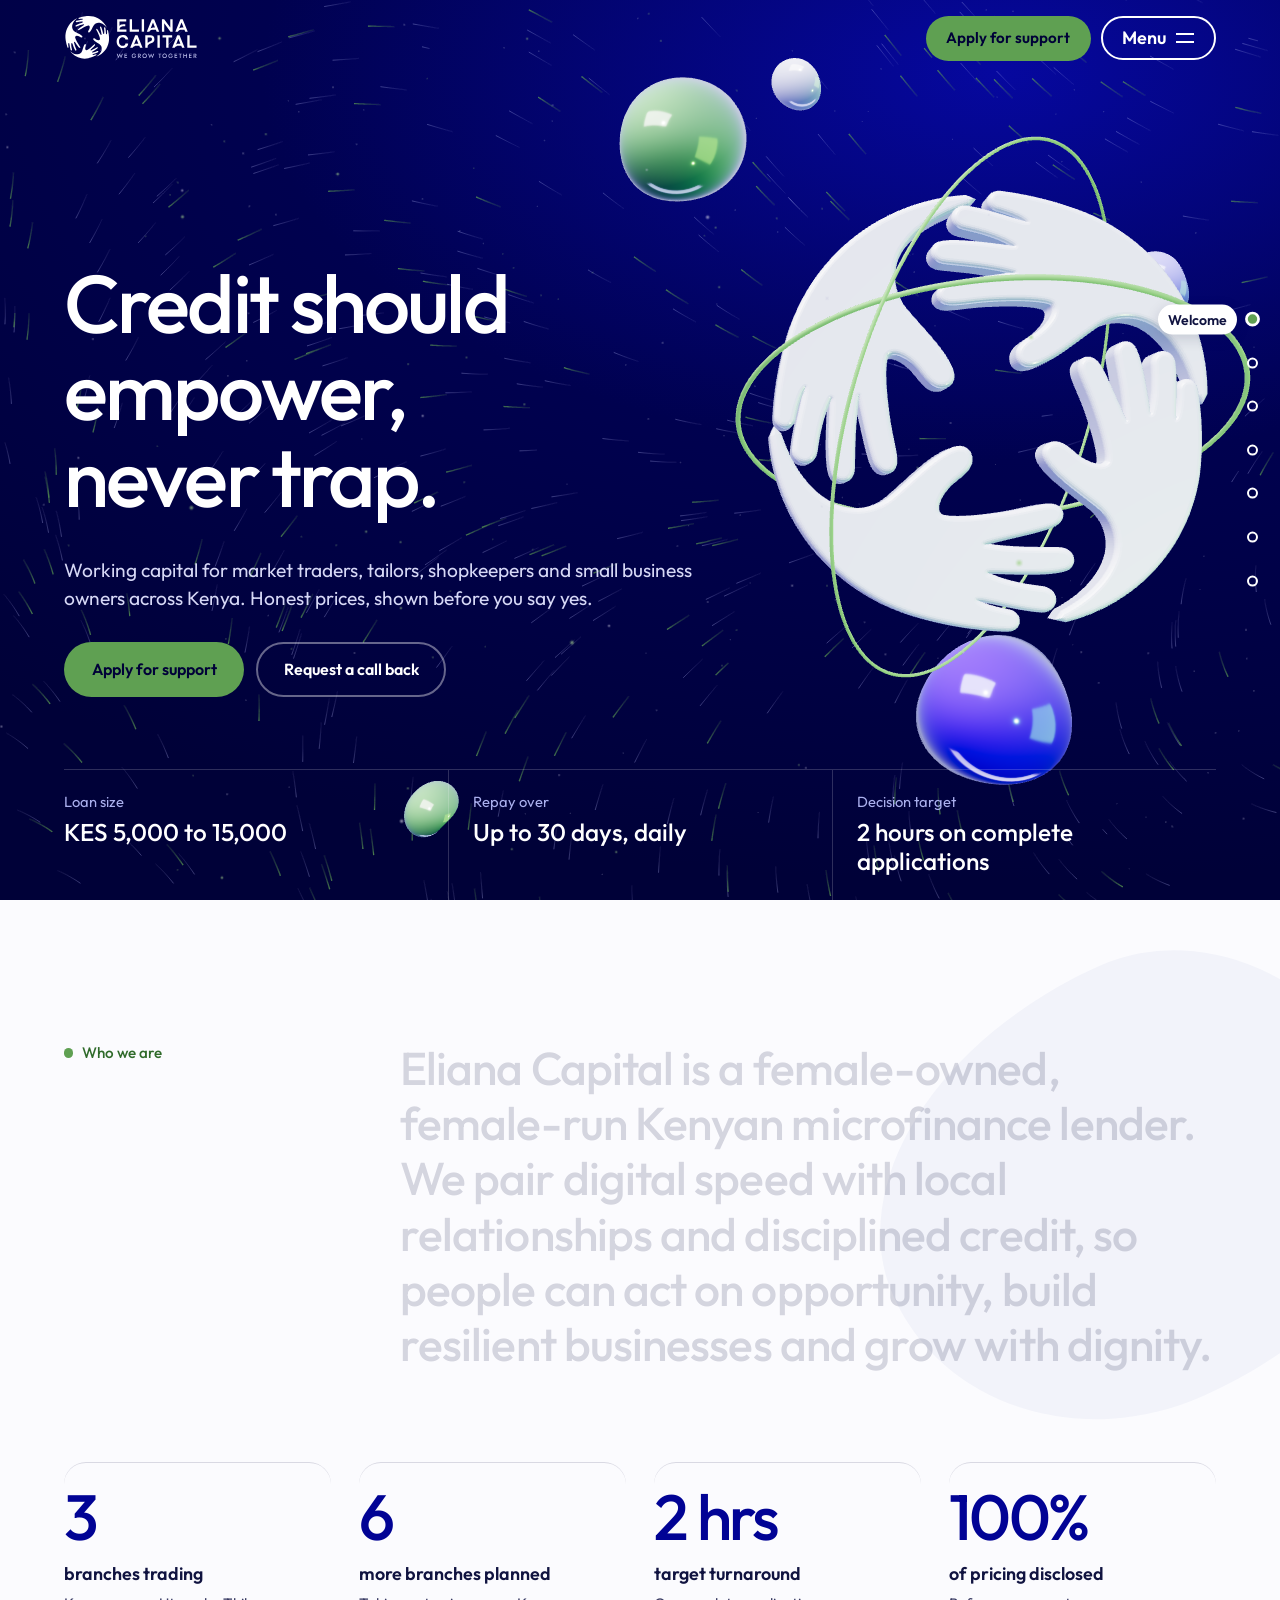
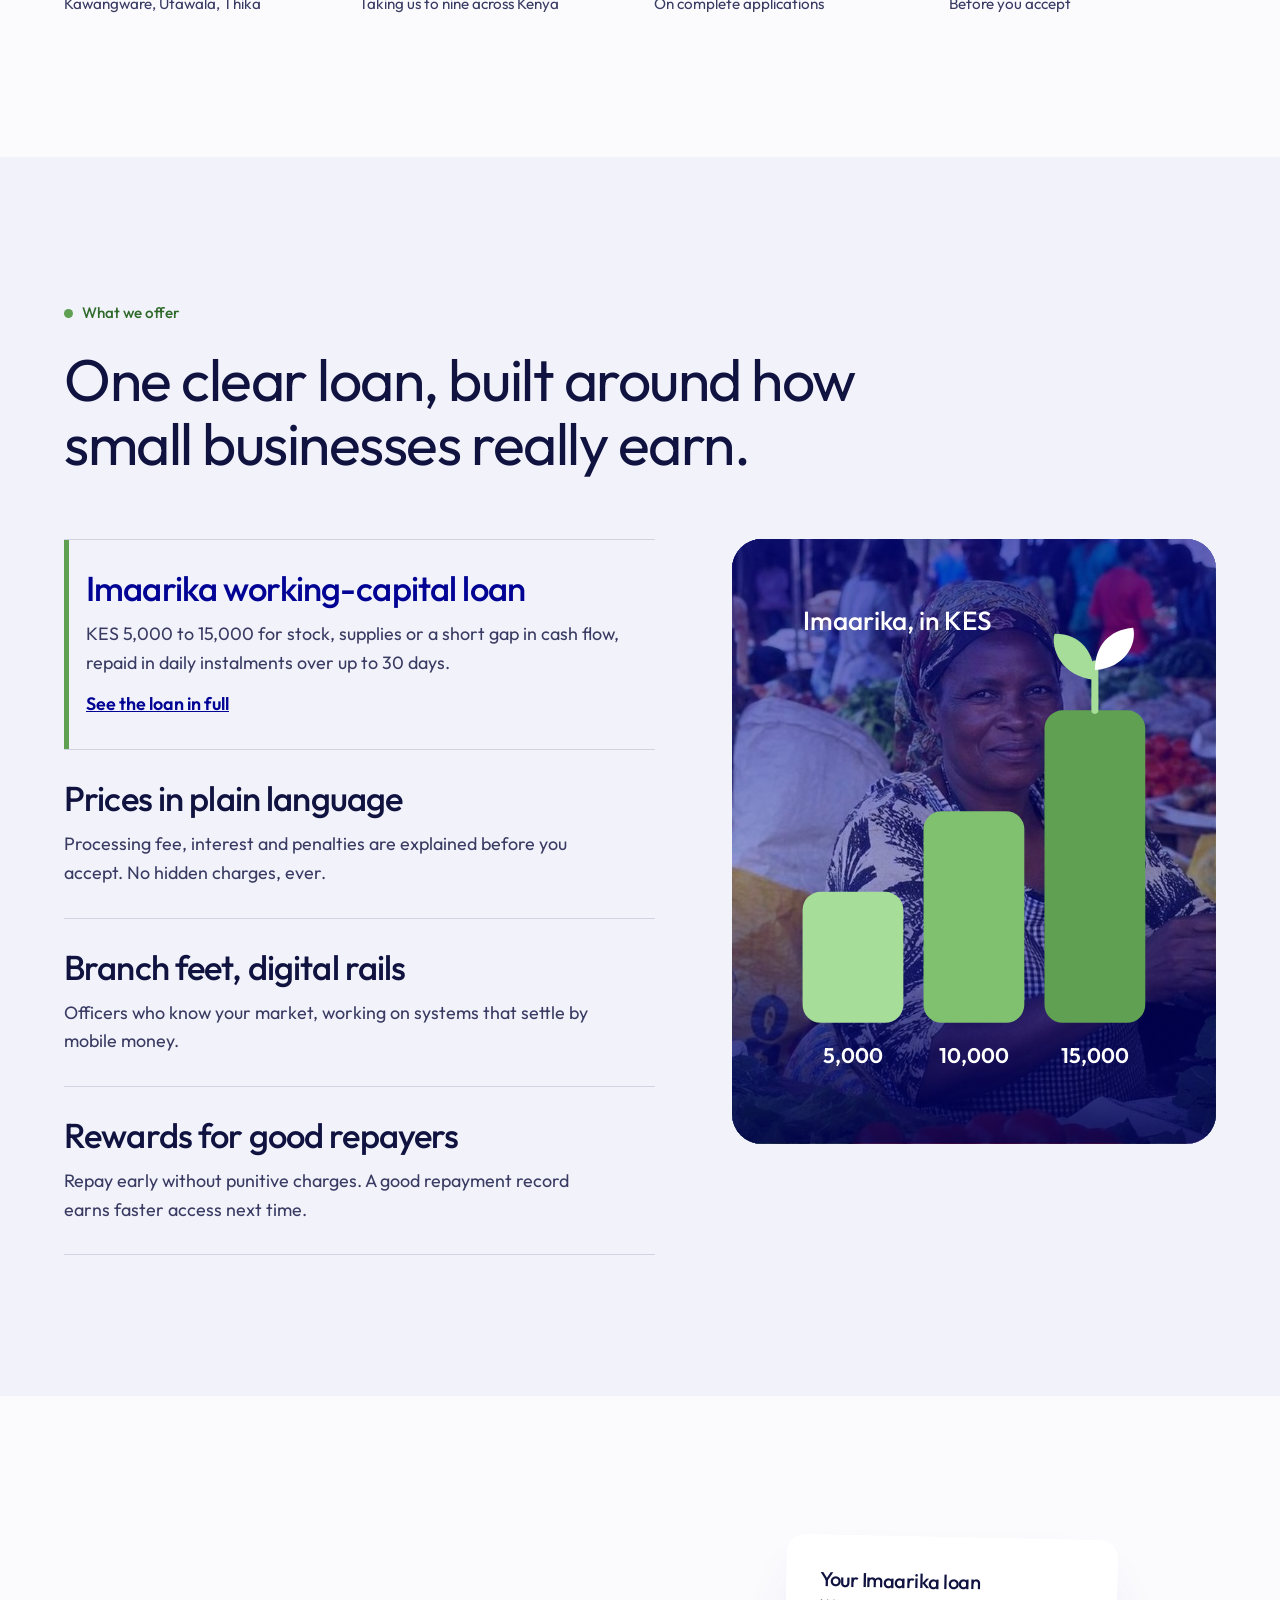
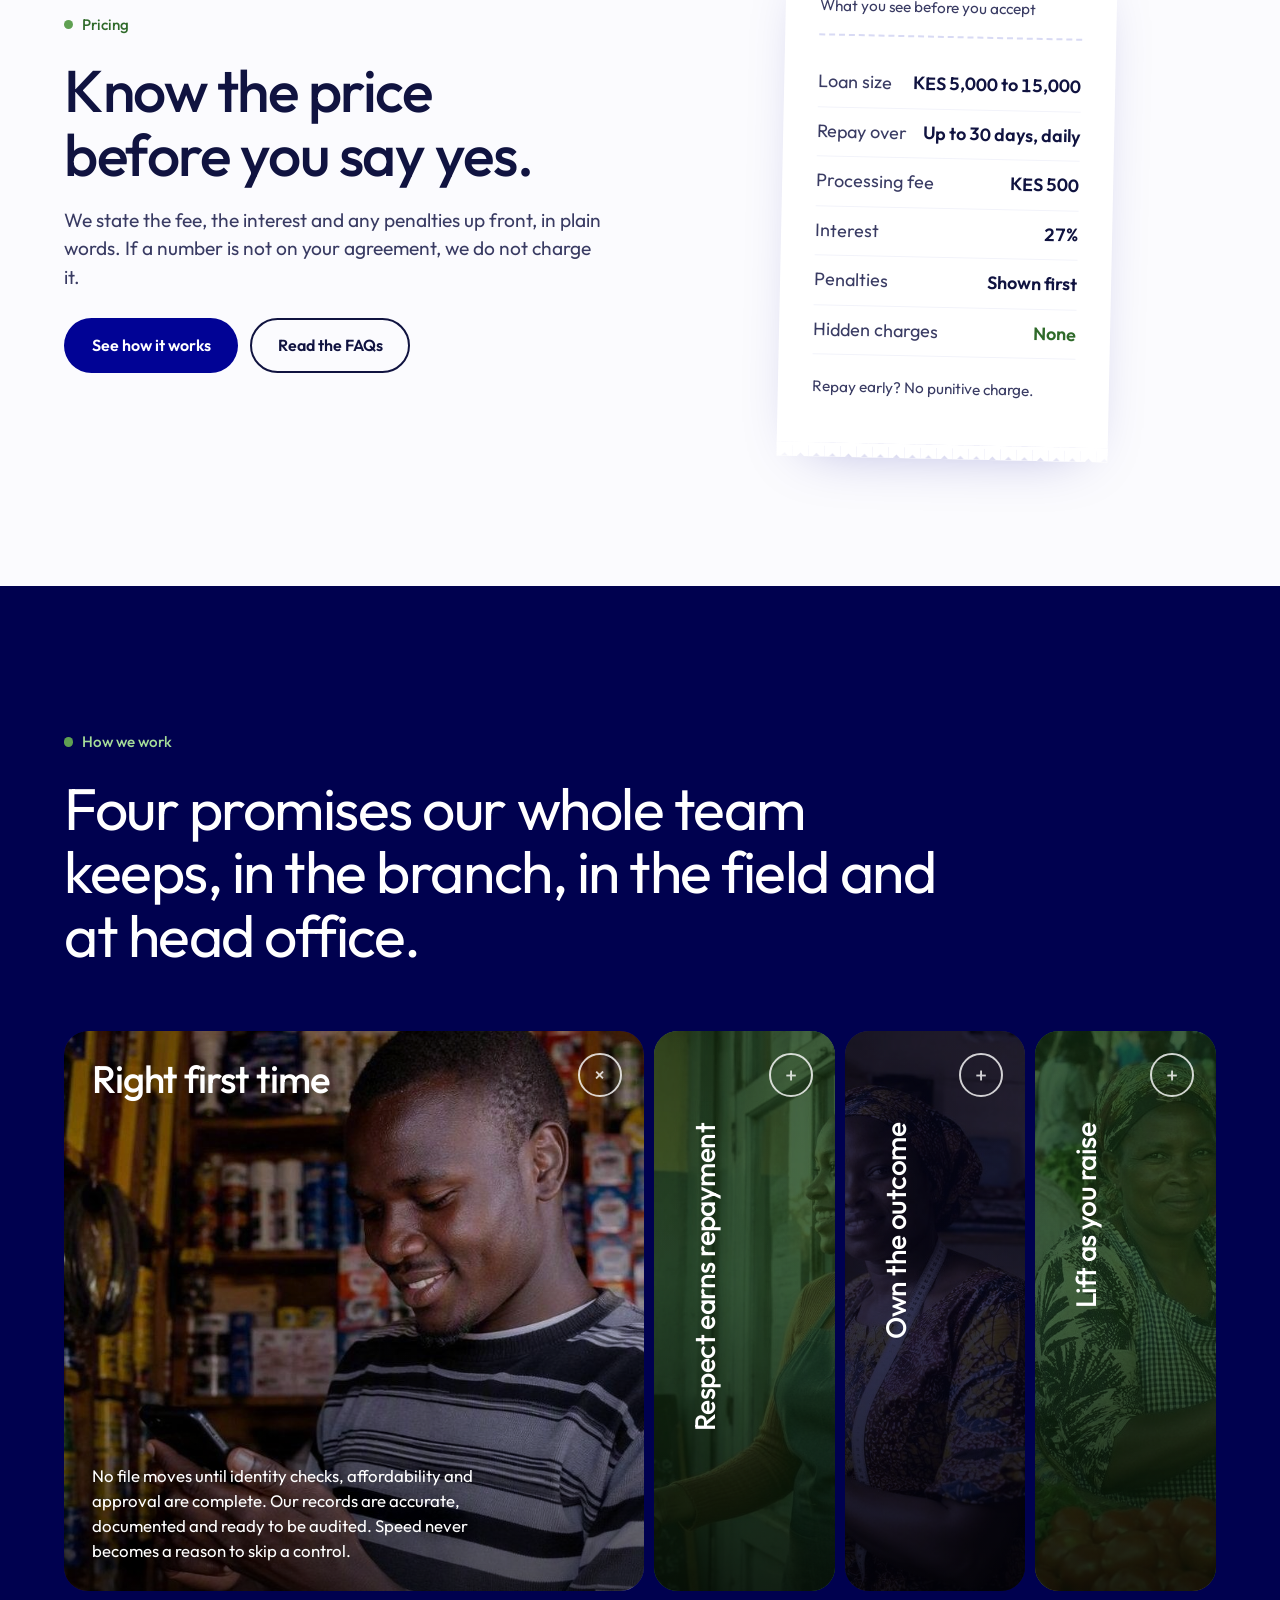
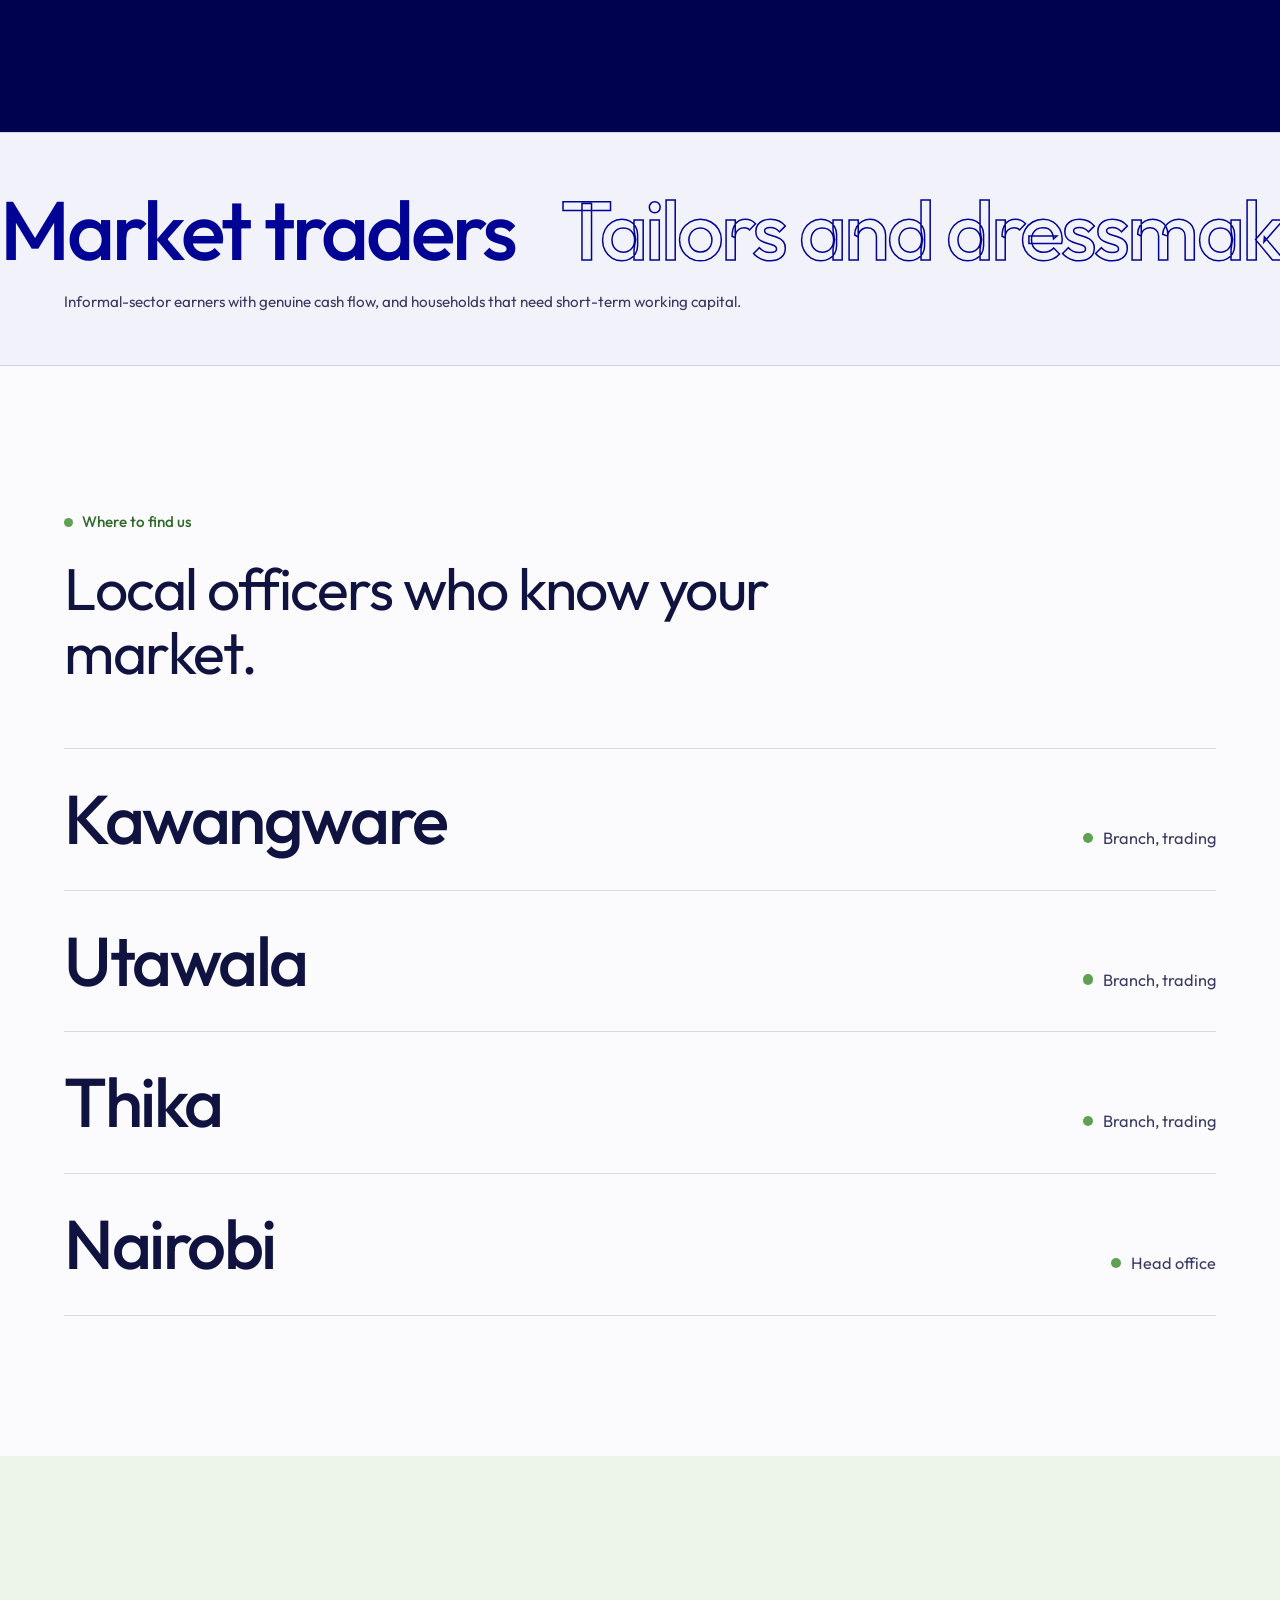
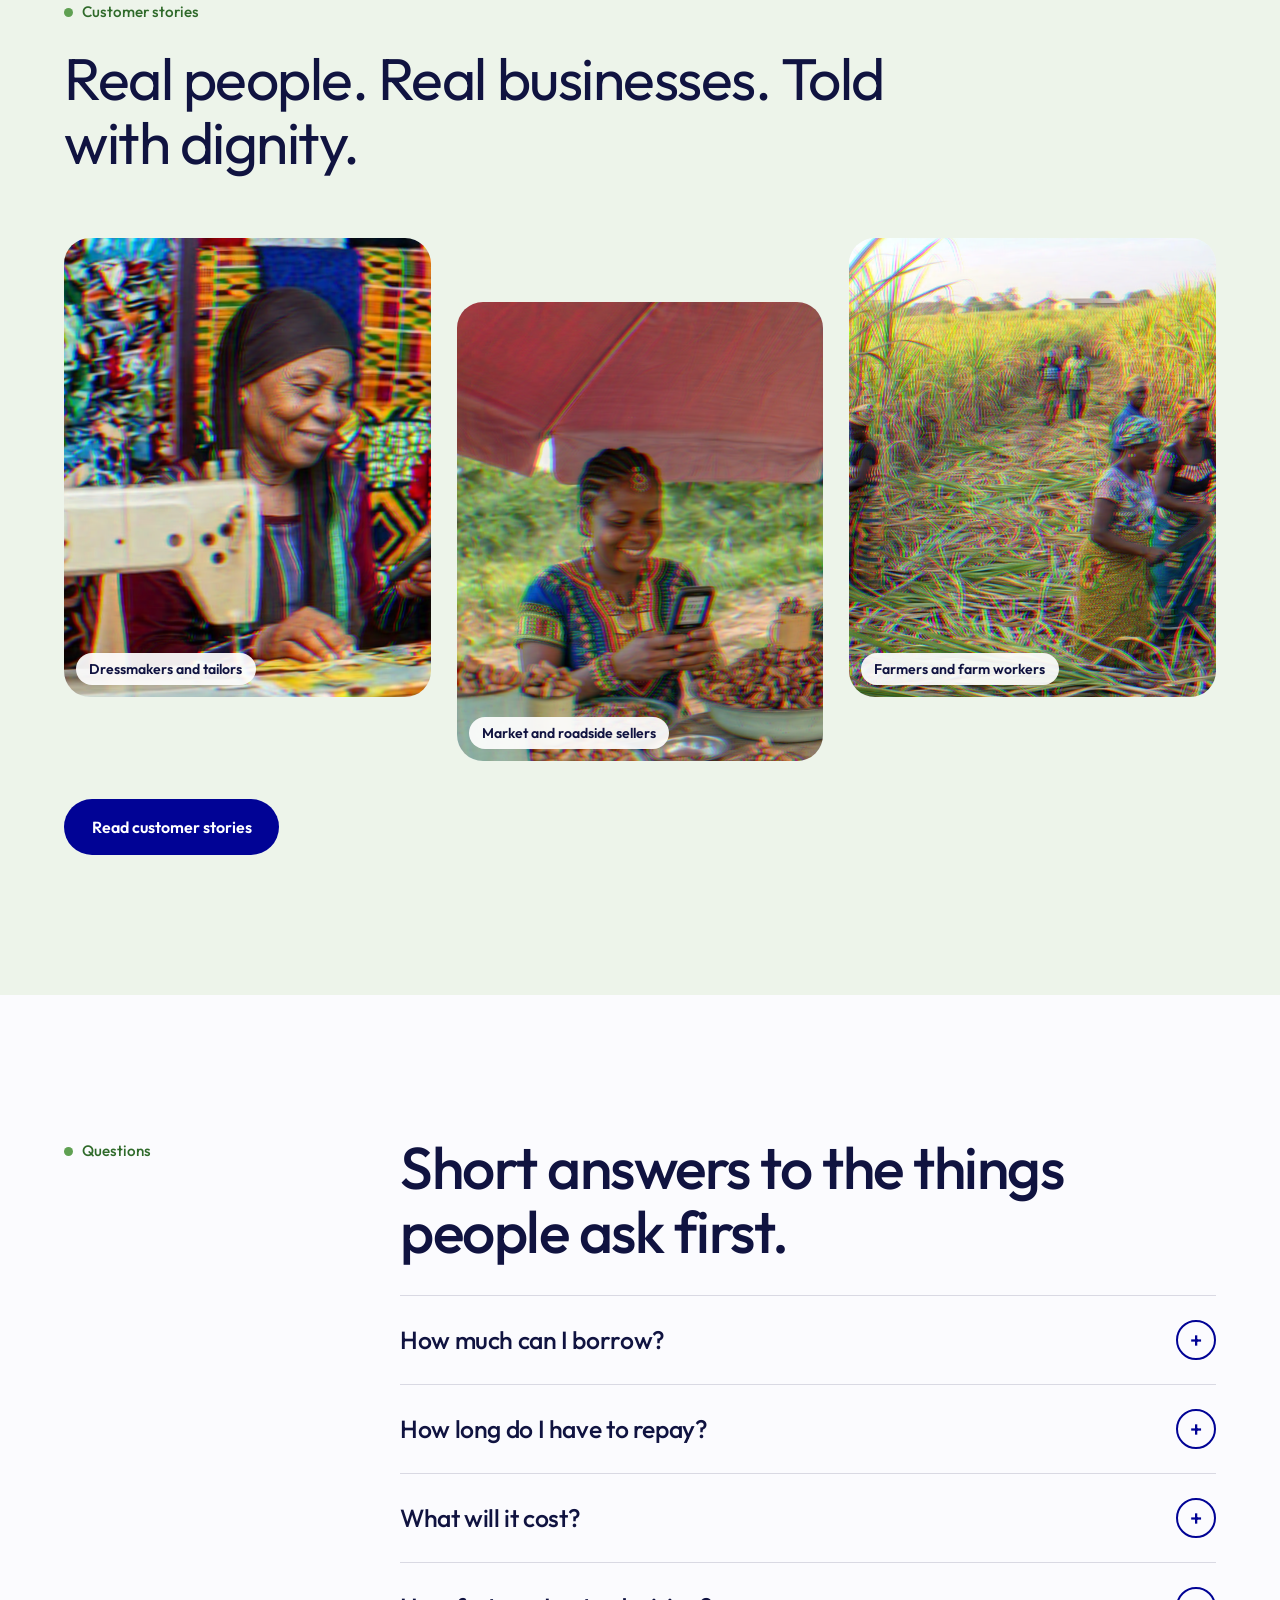
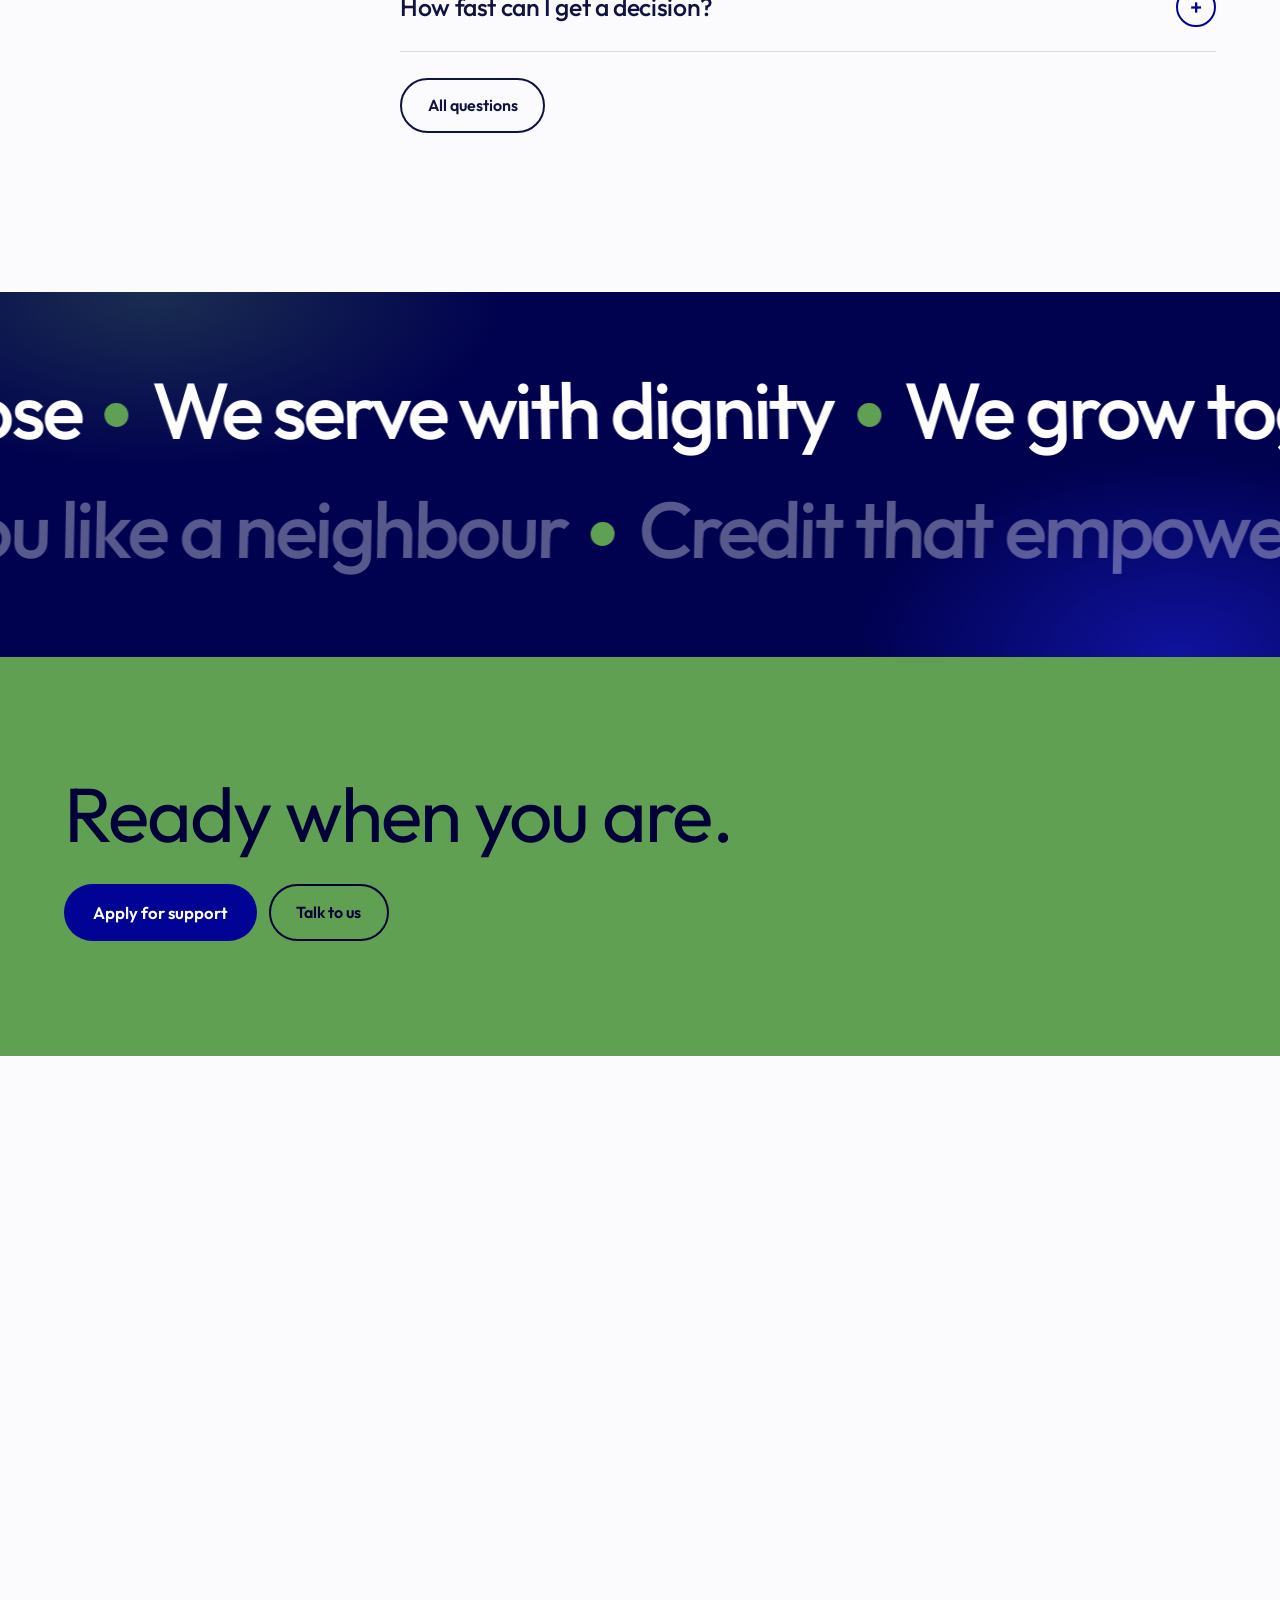
<file: index.html>
<!doctype html>
<html lang="en">
<head>
<meta charset="utf-8">
<meta name="viewport" content="width=device-width, initial-scale=1">
<title>Eliana Capital | Credit that empowers, never traps</title>
<meta name="description" content="Eliana Capital is a Kenyan digital microfinance lender offering responsible working-capital loans of KES 5,000 to 15,000 with prices shown up front.">
<meta property="og:title" content="Eliana Capital | Credit that empowers, never traps"><meta property="og:description" content="Eliana Capital is a Kenyan digital microfinance lender offering responsible working-capital loans of KES 5,000 to 15,000 with prices shown up front."><meta property="og:type" content="website">
<meta name="theme-color" content="#010395">
<link rel="icon" href="assets/favicon.svg" type="image/svg+xml">
<link rel="preconnect" href="https://fonts.googleapis.com"><link rel="preconnect" href="https://fonts.gstatic.com" crossorigin>
<link href="https://fonts.googleapis.com/css2?family=Outfit:wght@300;400;500;600;700&display=swap" rel="stylesheet">
<link rel="stylesheet" href="css/styles.css">
</head>
<body>
<div class="curtain" aria-hidden="true"><svg viewBox="-1.05 -1.05 2.1 2.1"><use href="#hands"/></svg></div>
<noscript><style>.curtain{display:none}</style></noscript>
<a class="skip" href="#main">Skip to content</a>
<svg width="0" height="0" style="position:absolute" aria-hidden="true" focusable="false"><defs>
<g id="hands"><path d="M-0.5421 -0.8071C-0.5138 -0.8379 -0.483 -0.8662 -0.4508 -0.893C-0.4995 -0.8702 -0.5468 -0.8428 -0.5923 -0.8108C-0.8623 -0.6204 -1.0 -0.3123 -0.9848 -0.005C-0.9817 0.0373 -0.977 0.0809 -0.9701 0.1255C-0.9552 0.2226 -0.9305 0.3249 -0.8929 0.4309C-0.8872 0.4468 -0.8787 0.4589 -0.8642 0.4573C-0.8462 0.4553 -0.8404 0.437 -0.8433 0.4225C-0.8638 0.321 -0.8613 0.2533 -0.8386 0.2442C-0.8255 0.2388 -0.8124 0.2438 -0.8025 0.2947C-0.7878 0.3706 -0.7735 0.4731 -0.7491 0.551C-0.744 0.5673 -0.7277 0.5849 -0.7036 0.5771C-0.6877 0.5719 -0.679 0.5518 -0.6857 0.5261C-0.7079 0.441 -0.7255 0.3503 -0.7182 0.2696C-0.7165 0.2501 -0.7062 0.242 -0.6956 0.242C-0.6833 0.242 -0.6747 0.2492 -0.664 0.2784C-0.6319 0.3665 -0.577 0.5302 -0.5308 0.5815C-0.5208 0.5927 -0.5078 0.594 -0.4955 0.5867C-0.4833 0.5794 -0.4786 0.5604 -0.4859 0.5401C-0.5093 0.4749 -0.5723 0.3313 -0.5963 0.2052C-0.5985 0.1935 -0.5862 0.1763 -0.5712 0.1813C-0.5466 0.1894 -0.4301 0.3817 -0.3684 0.4481C-0.3304 0.4888 -0.293 0.4665 -0.3125 0.423C-0.3293 0.3852 -0.3784 0.3224 -0.4196 0.2522C-0.4905 0.1312 -0.5581 -0.0073 -0.5413 -0.0453C-0.5137 -0.1076 -0.4138 -0.0891 -0.3497 -0.0561C-0.3001 -0.0305 -0.2547 0.0062 -0.2202 -0.0247C-0.1879 -0.0535 -0.232 -0.0949 -0.2964 -0.1371C-0.355 -0.1755 -0.4464 -0.216 -0.5332 -0.2616C-0.6337 -0.3143 -0.6927 -0.4234 -0.6792 -0.5361C-0.6789 -0.5386 -0.6786 -0.541 -0.6782 -0.5435C-0.664 -0.6429 -0.6101 -0.7332 -0.5421 -0.8071Z"/><path d="M0.818 -0.5441C0.8472 -0.5161 0.8738 -0.4859 0.8989 -0.4544C0.8779 -0.5017 0.8525 -0.5479 0.8226 -0.5923C0.6447 -0.8562 0.3507 -0.995 0.0545 -0.9866C0.0137 -0.9845 -0.0284 -0.9808 -0.0715 -0.9751C-0.1653 -0.9627 -0.2644 -0.941 -0.3672 -0.9069C-0.3827 -0.9017 -0.3944 -0.8938 -0.3932 -0.8798C-0.3916 -0.8624 -0.3741 -0.8564 -0.3602 -0.859C-0.262 -0.8766 -0.1968 -0.8729 -0.1884 -0.8509C-0.1836 -0.8381 -0.1887 -0.8255 -0.2379 -0.8171C-0.3113 -0.8044 -0.4103 -0.7928 -0.4857 -0.7708C-0.5016 -0.7662 -0.5189 -0.7509 -0.5118 -0.7275C-0.5072 -0.7121 -0.488 -0.7033 -0.4631 -0.7093C-0.3806 -0.729 -0.2929 -0.744 -0.2154 -0.7354C-0.1967 -0.7333 -0.189 -0.7233 -0.1893 -0.713C-0.1895 -0.7012 -0.1966 -0.693 -0.2249 -0.6834C-0.3104 -0.6542 -0.4692 -0.6047 -0.5196 -0.5612C-0.5306 -0.5517 -0.5321 -0.5393 -0.5253 -0.5273C-0.5185 -0.5154 -0.5003 -0.5105 -0.4806 -0.5171C-0.4173 -0.5383 -0.2777 -0.5961 -0.1558 -0.6167C-0.1445 -0.6186 -0.1282 -0.6064 -0.1333 -0.5921C-0.1416 -0.5685 -0.3292 -0.4602 -0.3944 -0.402C-0.4344 -0.3664 -0.4136 -0.3299 -0.3713 -0.3477C-0.3346 -0.3632 -0.2731 -0.4092 -0.2046 -0.4474C-0.0867 -0.5133 0.0481 -0.5756 0.0843 -0.5587C0.1438 -0.5308 0.124 -0.435 0.0908 -0.3738C0.0652 -0.3267 0.029 -0.2836 0.058 -0.2498C0.0851 -0.2182 0.1259 -0.2598 0.1678 -0.3209C0.206 -0.3766 0.2469 -0.4638 0.2925 -0.5465C0.3453 -0.6422 0.4516 -0.6969 0.5598 -0.6815C0.5621 -0.6812 0.5645 -0.6808 0.5669 -0.6804C0.6623 -0.6647 0.7482 -0.611 0.818 -0.5441Z"/><path d="M0.5132 0.7895C0.484 0.8154 0.4528 0.8386 0.4205 0.8604C0.4677 0.8439 0.5142 0.823 0.5593 0.7976C0.8273 0.647 0.9839 0.3747 0.9988 0.0888C1.0 0.0493 0.9997 0.0086 0.9976 -0.0334C0.9929 -0.1247 0.9798 -0.2217 0.9549 -0.3234C0.9512 -0.3387 0.9445 -0.3506 0.9309 -0.3505C0.914 -0.3504 0.9069 -0.334 0.9082 -0.3204C0.9176 -0.2245 0.909 -0.162 0.8871 -0.1557C0.8744 -0.152 0.8627 -0.1579 0.8584 -0.2059C0.8519 -0.2776 0.8484 -0.3738 0.8332 -0.4482C0.83 -0.4638 0.8166 -0.4816 0.7935 -0.4767C0.7783 -0.4734 0.7684 -0.4556 0.7722 -0.4312C0.7847 -0.3502 0.7924 -0.2646 0.778 -0.1906C0.7745 -0.1727 0.7643 -0.1662 0.7544 -0.1672C0.743 -0.1684 0.7358 -0.1759 0.7287 -0.2038C0.7072 -0.2884 0.6719 -0.4452 0.634 -0.4971C0.6257 -0.5084 0.6139 -0.5109 0.6018 -0.5052C0.5898 -0.4996 0.5837 -0.4825 0.5885 -0.463C0.604 -0.4004 0.6488 -0.2615 0.659 -0.1425C0.66 -0.1315 0.647 -0.1167 0.6336 -0.1227C0.6115 -0.1326 0.5219 -0.3216 0.471 -0.3889C0.4397 -0.4302 0.403 -0.4131 0.4168 -0.371C0.4289 -0.3344 0.4684 -0.2716 0.4999 -0.2027C0.5541 -0.084 0.6036 0.0506 0.5845 0.0841C0.553 0.1393 0.4623 0.1127 0.406 0.076C0.3625 0.0477 0.324 0.0094 0.2891 0.0347C0.2565 0.0584 0.2934 0.1009 0.349 0.1461C0.3997 0.1871 0.4805 0.2333 0.5565 0.2836C0.6445 0.342 0.6889 0.4485 0.6657 0.5515C0.6652 0.5538 0.6647 0.5561 0.6641 0.5583C0.6415 0.649 0.5831 0.7275 0.5132 0.7895Z"/><path d="M-0.6783 0.6816C-0.7083 0.6622 -0.7365 0.6404 -0.7637 0.6173C-0.7375 0.6549 -0.7076 0.6908 -0.6741 0.7243C-0.4749 0.9239 -0.1958 0.995 0.0604 0.9377C0.0955 0.9291 0.1314 0.9187 0.168 0.9065C0.2475 0.8799 0.3299 0.8443 0.4136 0.7973C0.4262 0.7902 0.4351 0.7814 0.4316 0.7694C0.4274 0.7545 0.4111 0.7523 0.3994 0.7568C0.317 0.7887 0.2597 0.7965 0.2487 0.7788C0.2424 0.7685 0.2447 0.7567 0.286 0.741C0.3477 0.7177 0.4319 0.6908 0.4938 0.659C0.5068 0.6523 0.5192 0.6362 0.5092 0.617C0.5025 0.6043 0.4843 0.6 0.4637 0.6093C0.3953 0.6403 0.3216 0.6682 0.2527 0.6738C0.2361 0.6752 0.2277 0.6677 0.2262 0.6588C0.2244 0.6484 0.2292 0.6401 0.2522 0.627C0.3216 0.5872 0.4514 0.5173 0.4879 0.471C0.4958 0.4609 0.4951 0.4499 0.4871 0.4406C0.4792 0.4314 0.4626 0.4302 0.4466 0.4393C0.3951 0.4684 0.2834 0.5422 0.1809 0.5806C0.1714 0.5842 0.1551 0.5763 0.1571 0.563C0.1604 0.5411 0.3052 0.4153 0.3521 0.3537C0.3809 0.316 0.3567 0.2877 0.3229 0.3103C0.2936 0.33 0.2479 0.3804 0.1948 0.4252C0.1033 0.5024 -0.0034 0.5793 -0.0377 0.5706C-0.0941 0.5565 -0.0931 0.4698 -0.0745 0.411C-0.0602 0.3656 -0.036 0.3221 -0.0669 0.2976C-0.0958 0.2746 -0.1243 0.3177 -0.1504 0.378C-0.1743 0.4328 -0.1951 0.5156 -0.2208 0.5952C-0.2506 0.6873 -0.3338 0.7527 -0.4305 0.7576C-0.4326 0.7578 -0.4347 0.7578 -0.4369 0.7579C-0.5225 0.7603 -0.6063 0.7281 -0.6783 0.6816Z"/></g>
</defs></svg>
<header class="hdr"><div class="container">
<a class="logo " href="index.html" aria-label="Eliana Capital, home"><img class="logo-on-dark" src="assets/logo-white.svg" alt="Eliana Capital, we grow together" width="134" height="46"><img class="logo-on-light" src="assets/logo-color.svg" alt="" width="134" height="46" aria-hidden="true"></a>
<div class="hdr-right"><a class="btn btn-sm" href="contact.html#apply">Apply for support</a>
<button class="menu-btn" type="button" aria-expanded="false" aria-controls="menu"><span>Menu</span><i></i></button></div>
</div></header>
<nav class="menu" id="menu" aria-label="Main">
<ul><li><a href="index.html" aria-current="page">Home</a></li><li><a href="about.html">About us</a></li><li><a href="services.html">Our services</a></li><li><a href="how-it-works.html">How it works</a></li><li><a href="customer-stories.html">Customer stories</a></li><li><a href="faqs.html">FAQs</a></li><li><a href="contact.html">Contact us</a></li></ul>
<aside><h2>Talk to us</h2><p><a href="tel:+254721881177">+254 721881177</a><br><a href="https://wa.me/254721881177">WhatsApp us</a><br><a href="mailto:support@eliana-capital.com">support@eliana-capital.com</a></p>
<h2>Find us</h2><p>Kawangware, Utawala, Thika<br>Head office, Nairobi</p></aside>
</nav>
<main id="main">
<section class="hero" id="top" data-rail="Welcome">
<svg class="hero-mark" viewBox="-1.05 -1.05 2.1 2.1" aria-hidden="true"><use href="#hands"/></svg>
<canvas data-flow aria-hidden="true"></canvas>
<canvas data-scene="hero" aria-hidden="true"></canvas>
<div class="container hero-inner">
<h1><span class="ln"><span>Credit should</span></span><span class="ln"><span>empower,</span></span><span class="ln"><span>never trap.</span></span></h1>
<p class="lead">Working capital for market traders, tailors, shopkeepers and small business owners across Kenya. Honest prices, shown before you say yes.</p>
<div class="btn-row"><a class="btn btn-green" href="contact.html#apply">Apply for support</a><a class="btn btn-ghost" href="contact.html#callback">Request a call back</a></div>
</div>
<div class="container"><dl class="hero-facts">
<div><dt>Loan size</dt><dd>KES 5,000 to 15,000</dd></div>
<div><dt>Repay over</dt><dd>Up to 30 days, daily</dd></div>
<div><dt>Decision target</dt><dd>2 hours on complete applications</dd></div>
</dl></div></section>

<section class="sec" id="who" data-rail="Who we are">
<div class="blob" style="width:42vw;height:34vw;right:-10vw;top:8%;transform:rotate(-24deg)"></div>
<div class="container">
<div class="grid-label"><p class="label">Who we are</p>
<p class="lit" data-lit>Eliana Capital is a female-owned, female-run Kenyan microfinance lender. We pair digital speed with local relationships and disciplined credit, so people can act on opportunity, build resilient businesses and grow with dignity.</p></div>
<dl class="stats">
<div class="stat"><dt>Branches trading</dt><dd><span class="v">3</span><span class="t">branches trading</span><span class="s">Kawangware, Utawala, Thika</span></dd></div>
<div class="stat"><dt>Planned</dt><dd><span class="v">6</span><span class="t">more branches planned</span><span class="s">Taking us to nine across Kenya</span></dd></div>
<div class="stat"><dt>Turnaround</dt><dd><span class="v">2 hrs</span><span class="t">target turnaround</span><span class="s">On complete applications</span></dd></div>
<div class="stat"><dt>Pricing</dt><dd><span class="v">100%</span><span class="t">of pricing disclosed</span><span class="s">Before you accept</span></dd></div>
</dl></div></section>

<section class="sec sec--mist" id="offer" data-rail="What we offer">
<div class="container">
<div class="sec-head"><p class="label">What we offer</p><h2>One clear loan, built around how small businesses really earn.</h2></div>
<div class="split"><ul class="svc-list"><li class="svc" tabindex="0"><h3>Imaarika working-capital loan</h3><p>KES 5,000 to 15,000 for stock, supplies or a short gap in cash flow, repaid in daily instalments over up to 30 days.</p><a href="services.html">See the loan in full</a></li><li class="svc" tabindex="0"><h3>Prices in plain language</h3><p>Processing fee, interest and penalties are explained before you accept. No hidden charges, ever.</p></li><li class="svc" tabindex="0"><h3>Branch feet, digital rails</h3><p>Officers who know your market, working on systems that settle by mobile money.</p></li><li class="svc" tabindex="0"><h3>Rewards for good repayers</h3><p>Repay early without punitive charges. A good repayment record earns faster access next time.</p></li></ul>
<div class="stage" aria-hidden="false">
<svg class="scene" viewBox="0 0 480 600" role="img" aria-label="Three bars rising from KES 5,000 to KES 15,000, topped with a sprout, over a market trader smiling at her stall"><defs><linearGradient id="sh1" x1="0" y1="0" x2="0" y2="1"><stop offset="0" stop-color="#010395" stop-opacity=".62"/><stop offset=".55" stop-color="#010395" stop-opacity=".34"/><stop offset="1" stop-color="#00014f" stop-opacity=".9"/></linearGradient></defs>
<rect width="480" height="600" fill="#010395"/><image class="bg" href="assets/offer-1.jpg" x="-20" y="-20" width="520" height="650" preserveAspectRatio="xMidYMid slice"/><rect width="480" height="600" fill="url(#sh1)"/>
<rect x="70" y="350" width="100" height="130" rx="18" fill="#a6dd99"/><rect x="190" y="270" width="100" height="210" rx="18" fill="#7fc16f"/><rect x="310" y="170" width="100" height="310" rx="18" fill="#5fa052"/>
<g fill="#fff" font-size="21" font-weight="600" text-anchor="middle"><text x="120" y="520">5,000</text><text x="240" y="520">10,000</text><text x="360" y="520">15,000</text></g>
<text x="70" y="90" fill="#fff" font-size="26" font-weight="500">Imaarika, in KES</text>
<g transform="translate(360 170)"><path d="M0 0 V-46" stroke="#a6dd99" stroke-width="7" stroke-linecap="round"/><path d="M0 -30 C-34 -34 -44 -62 -40 -76 C-14 -76 0 -58 0 -30Z" fill="#a6dd99"/><path d="M0 -40 C30 -42 42 -66 38 -82 C14 -80 0 -64 0 -40Z" fill="#fff"/></g></svg>
<svg class="scene" viewBox="0 0 480 600" role="img" aria-label="A receipt listing fee, interest and no hidden charges, over a handshake between a shop owner and a customer"><defs><linearGradient id="sh2" x1="0" y1="0" x2="0" y2="1"><stop offset="0" stop-color="#2f6a2a" stop-opacity=".55"/><stop offset="1" stop-color="#1d4a1a" stop-opacity=".88"/></linearGradient></defs>
<rect width="480" height="600" fill="#2f6a2a"/><image class="bg" href="assets/offer-2.jpg" x="-20" y="-20" width="520" height="650" preserveAspectRatio="xMidYMid slice"/><rect width="480" height="600" fill="url(#sh2)"/>
<path d="M90 70 H390 V500 L367 484 L343 500 L318 484 L294 500 L270 484 L245 500 L221 484 L197 500 L172 484 L148 500 L124 484 L90 500Z" fill="#fff"/>
<g fill="#101340" font-size="22" font-weight="600"><text x="122" y="130">Your Imaarika loan</text></g>
<g fill="#393b63" font-size="19"><text x="122" y="200">Processing fee</text><text x="122" y="262">Interest</text><text x="122" y="324">Penalties</text><text x="122" y="386">Hidden charges</text></g>
<g fill="#101340" font-size="19" font-weight="600" text-anchor="end"><text x="358" y="200">KES 500</text><text x="358" y="262">27%</text><text x="358" y="324">Stated first</text><text x="358" y="386" fill="#2f6a2a">None</text></g>
<g stroke="#d8daf4" stroke-width="2" stroke-dasharray="6 6"><path d="M122 150 H358"/></g>
<circle cx="240" cy="440" r="26" fill="#5fa052"/><path d="M227 440 l9 10 l18 -21" stroke="#fff" stroke-width="6" fill="none" stroke-linecap="round" stroke-linejoin="round"/></svg>
<svg class="scene" viewBox="0 0 480 600" role="img" aria-label="Branch locations in Kawangware, Utawala and Thika connected to a mobile phone, over the Nairobi skyline at sunset"><defs><linearGradient id="sh3" x1="0" y1="0" x2="0" y2="1"><stop offset="0" stop-color="#010395" stop-opacity=".5"/><stop offset=".6" stop-color="#010395" stop-opacity=".42"/><stop offset="1" stop-color="#00014f" stop-opacity=".88"/></linearGradient></defs>
<rect width="480" height="600" fill="#010395"/><image class="bg" href="assets/offer-3.jpg" x="-20" y="-20" width="520" height="650" preserveAspectRatio="xMidYMid slice"/><rect width="480" height="600" fill="url(#sh3)"/>
<g stroke="#fff" stroke-width="3" stroke-dasharray="3 9" stroke-linecap="round" fill="none" opacity=".9"><path d="M96 150 Q170 230 210 280"/><path d="M96 450 Q170 380 210 330"/><path d="M400 120 Q330 210 285 270"/></g>
<g fill="#5fa052"><circle cx="96" cy="150" r="22"/><circle cx="96" cy="450" r="22"/><circle cx="400" cy="120" r="22"/></g><g fill="#fff"><circle cx="96" cy="150" r="8"/><circle cx="96" cy="450" r="8"/><circle cx="400" cy="120" r="8"/></g>
<g fill="#fff" font-size="18" font-weight="600" style="paint-order:stroke;stroke:rgba(0,1,79,.55);stroke-width:4px"><text x="126" y="157">Kawangware</text><text x="126" y="457">Utawala</text><text x="300" y="100">Thika</text></g>
<rect x="195" y="230" width="100" height="190" rx="20" fill="#010395" stroke="#fff" stroke-opacity=".7" stroke-width="3"/><rect x="205" y="250" width="80" height="140" rx="8" fill="#fff"/><circle cx="245" cy="406" r="6" fill="#d8daf4"/>
<rect x="215" y="268" width="60" height="10" rx="5" fill="#d8daf4"/><rect x="215" y="290" width="40" height="10" rx="5" fill="#d8daf4"/><rect x="215" y="322" width="60" height="42" rx="10" fill="#5fa052"/></svg>
<svg class="scene" viewBox="0 0 480 600" role="img" aria-label="Steps climbing upward, one step per loan, over a field being harvested"><defs><linearGradient id="sh4" x1="0" y1="0" x2="0" y2="1"><stop offset="0" stop-color="#00014f" stop-opacity=".78"/><stop offset=".5" stop-color="#010395" stop-opacity=".4"/><stop offset="1" stop-color="#00014f" stop-opacity=".9"/></linearGradient></defs>
<rect width="480" height="600" fill="#00014f"/><image class="bg" href="assets/offer-4.jpg" x="-20" y="-20" width="520" height="650" preserveAspectRatio="xMidYMid slice"/><rect width="480" height="600" fill="url(#sh4)"/>
<rect x="60" y="400" width="90" height="120" rx="14" fill="#a6dd99"/><rect x="160" y="340" width="90" height="180" rx="14" fill="#7fc16f"/><rect x="260" y="270" width="90" height="250" rx="14" fill="#5fa052"/><rect x="360" y="190" width="70" height="330" rx="14" fill="#fff"/>
<g stroke="#a6dd99" stroke-width="3" stroke-dasharray="3 9" stroke-linecap="round" fill="none"><path d="M105 370 Q140 300 205 310"/><path d="M205 310 Q250 250 305 240"/><path d="M305 240 Q340 170 395 160"/></g>
<circle cx="395" cy="150" r="22" fill="#5fa052"/><path d="M384 150 l8 9 l16 -19" stroke="#fff" stroke-width="5" fill="none" stroke-linecap="round" stroke-linejoin="round"/>
<text x="60" y="80" fill="#fff" font-size="26" font-weight="500">Each good repayment</text><text x="60" y="112" fill="#e3e5fa" font-size="22">opens the next door faster</text></svg>
</div></div>
</div></section>

<section class="sec" id="price" data-rail="Pricing">
<div class="container grid-2" style="align-items:center">
<div><p class="label">Pricing</p><h2>Know the price before you say yes.</h2>
<p class="lead" style="margin-top:1.2rem">We state the fee, the interest and any penalties up front, in plain words. If a number is not on your agreement, we do not charge it.</p>
<div class="btn-row" style="margin-top:1.6rem"><a class="btn btn-blue" href="how-it-works.html">See how it works</a><a class="btn btn-line" href="faqs.html">Read the FAQs</a></div></div>
<div class="receipt" role="group" aria-label="Example of what is shown before you accept">
<h3>Your Imaarika loan</h3><p class="sub">What you see before you accept</p>
<dl><div class="row"><dt>Loan size</dt><dd>KES 5,000 to 15,000</dd></div>
<div class="row"><dt>Repay over</dt><dd>Up to 30 days, daily</dd></div>
<div class="row"><dt>Processing fee</dt><dd>KES 500</dd></div>
<div class="row"><dt>Interest</dt><dd>27%</dd></div>
<div class="row"><dt>Penalties</dt><dd>Shown first</dd></div>
<div class="row"><dt>Hidden charges</dt><dd class="ok">None</dd></div></dl>
<p class="receipt-note">Repay early? No punitive charge.</p></div>
</div></section>

<section class="sec sec--night dark" id="values" data-rail="How we work">
<div class="container">
<div class="sec-head"><p class="label">How we work</p><h2>Four promises our whole team keeps, in the branch, in the field and at head office.</h2></div>
<div class="panels"><div class="panel p1" role="button" tabindex="0" aria-expanded="false"><img class="pimg" src="assets/how-right-first-time.jpg" alt="A shopkeeper smiling as he checks his phone in his stocked shop" loading="lazy" style="object-position:50% 30%"><span class="shade" aria-hidden="true"></span><span class="corner" aria-hidden="true">+</span><span class="vt" aria-hidden="true">Right first time</span><h3 class="ht">Right first time</h3><div class="body"><p>No file moves until identity checks, affordability and approval are complete. Our records are accurate, documented and ready to be audited. Speed never becomes a reason to skip a control.</p></div></div><div class="panel p2" role="button" tabindex="0" aria-expanded="false"><img class="pimg" src="assets/how-respect.jpg" alt="A customer and a shop owner shaking hands in a doorway" loading="lazy" style="object-position:88% 40%"><span class="shade" aria-hidden="true"></span><span class="corner" aria-hidden="true">+</span><span class="vt" aria-hidden="true">Respect earns repayment</span><h3 class="ht">Respect earns repayment</h3><div class="body"><p>We price in plain language, with no hidden charges, ever. We follow up firmly and courteously and never intimidate a customer. We handle your data as carefully as your money.</p></div></div><div class="panel p3" role="button" tabindex="0" aria-expanded="false"><img class="pimg" src="assets/how-own-outcome.jpg" alt="A dressmaker in her workshop with a tape measure around her neck" loading="lazy" style="object-position:30% 25%"><span class="shade" aria-hidden="true"></span><span class="corner" aria-hidden="true">+</span><span class="vt" aria-hidden="true">Own the outcome</span><h3 class="ht">Own the outcome</h3><div class="body"><p>We know our targets daily and say where we stand. We raise arrears, errors and risks early, and we do what we said by when we said.</p></div></div><div class="panel p4" role="button" tabindex="0" aria-expanded="false"><img class="pimg" src="assets/how-lift.jpg" alt="A market trader smiling behind a stall of fresh tomatoes and greens" loading="lazy" style="object-position:40% 35%"><span class="shade" aria-hidden="true"></span><span class="corner" aria-hidden="true">+</span><span class="vt" aria-hidden="true">Lift as you raise</span><h3 class="ht">Lift as you raise</h3><div class="body"><p>We coach openly, share what is working in each market, and recognise good work out loud. Feedback is a tool, not a verdict.</p></div></div></div>
</div></section>

<div class="marquee" aria-label="People we back">
<div class="marquee-track" aria-hidden="true"><span>Market traders</span><span>Tailors and dressmakers</span><span>Grocers</span><span>Kiosk owners</span><span>Food vendors</span><span>Salon owners</span><span>Shopkeepers</span><span>Home businesses</span><span>Market traders</span><span>Tailors and dressmakers</span><span>Grocers</span><span>Kiosk owners</span><span>Food vendors</span><span>Salon owners</span><span>Shopkeepers</span><span>Home businesses</span></div>
<p class="marquee-note"><span class="sr">People we back: </span>Informal-sector earners with genuine cash flow, and households that need short-term working capital.</p></div>

<section class="sec" id="branches" data-rail="Branches">
<div class="container">
<div class="sec-head"><p class="label">Where to find us</p><h2>Local officers who know your market.</h2></div>
<ul class="branches">
<li class="live"><span class="bn">Kawangware</span><span class="bd"><i class="tag"></i>Branch, trading</span></li>
<li class="live"><span class="bn">Utawala</span><span class="bd"><i class="tag"></i>Branch, trading</span></li>
<li class="live"><span class="bn">Thika</span><span class="bd"><i class="tag"></i>Branch, trading</span></li>
<li class="live"><span class="bn">Nairobi</span><span class="bd"><i class="tag"></i>Head office</span></li>
<!--<li class="soon"><span class="bn">Six more</span><span class="bd"><i class="tag"></i>Branches planned</span></li>-->
</ul></div></section>

<section class="sec sec--leaf">
<div class="container">
<div class="sec-head"><p class="label">Customer stories</p><h2>Real people. Real businesses. Told with dignity.</h2></div>
<div class="photos"><figure class="photo has-img " data-tilt><img src="assets/tailor.jpg" alt="A dressmaker smiling as she checks her phone at her sewing machine, surrounded by colourful fabrics" loading="lazy" style="object-position:72% 35%"><figcaption>Dressmakers and tailors</figcaption><a class="photo-link" href="story-dressmaker.html" aria-label="Read the story: Dressmakers and tailors"><span>Read story</span></a></figure><figure class="photo has-img " data-tilt><img src="assets/shop.jpg" alt="A roadside seller in a bright blue top smiling at her phone beside bowls of groundnuts" loading="lazy" style="object-position:50% 30%"><figcaption>Market and roadside sellers</figcaption><a class="photo-link" href="story-market-seller.html" aria-label="Read the story: Market and roadside sellers"><span>Read story</span></a></figure><figure class="photo has-img " data-tilt><img src="assets/farmers.jpg" alt="Women and men harvesting sugarcane together in a field at golden hour" loading="lazy" style="object-position:74% 55%"><figcaption>Farmers and farm workers</figcaption><a class="photo-link" href="story-farmers.html" aria-label="Read the story: Farmers and farm workers"><span>Read story</span></a></figure></div>
<div class="btn-row" style="margin-top:2.4rem"><a class="btn btn-blue" href="customer-stories.html">Read customer stories</a></div>
</div></section>

<section class="sec" id="faq" data-rail="Questions">
<div class="container grid-label"><div><p class="label">Questions</p></div>
<div><h2 style="margin-bottom:2rem">Short answers to the things people ask first.</h2><div class="faq"><details><summary>How much can I borrow?</summary><div class="ans"><p>Imaarika loans range from KES 5,000 to KES 15,000, sized to what your business can comfortably repay.</p></div></details><details><summary>How long do I have to repay?</summary><div class="ans"><p>Up to 30 days, with daily repayments. Daily instalments are small, so they fit the way market and shop income arrives.</p></div></details><details><summary>What will it cost?</summary><div class="ans"><p>A KES 500 processing fee and 27% interest. Any penalties are stated up front, and there are no hidden charges. You see the full price before you accept, and you decide.</p></div></details><details><summary>How fast can I get a decision?</summary><div class="ans"><p>Our target is two hours on a complete application. We never skip identity checks, affordability or approval, so an incomplete file takes longer.</p></div></details></div>
<p style="margin-top:1.6rem"><a class="btn btn-line" href="faqs.html">All questions</a></p></div></div></section>

<section class="vel" aria-hidden="true">
<div class="vel-row" data-dir="-1"><div class="vel-track"><div class="vel-group"><span>We lend with purpose</span><i></i><span>We serve with dignity</span><i></i><span>We grow together</span><i></i></div></div></div>
<div class="vel-row vel-row--out" data-dir="1"><div class="vel-track"><div class="vel-group"><span>Credit that empowers, never traps</span><i></i><span>Fast as a digital lender</span><i></i><span>Known to you like a neighbour</span><i></i></div></div></div>
</section><section class="cta sec--green"><canvas data-scene="wave" aria-hidden="true"></canvas><div class="container wrap"><h2>Ready when you are.</h2>
<div class="btn-row"><a class="btn btn-blue" href="contact.html#apply">Apply for support</a><a class="btn btn-line" href="contact.html#callback">Talk to us</a></div></div></section>
</main>
<footer class="foot">
<div class="container foot-grid">
<div><a class="logo logo--foot" href="index.html" aria-label="Eliana Capital, home"><img class="logo-on-dark" src="assets/logo-white.svg" alt="Eliana Capital, we grow together" width="134" height="46"><img class="logo-on-light" src="assets/logo-color.svg" alt="" width="134" height="46" aria-hidden="true"></a><p class="tag">Accessible, responsible lending for the people who keep Kenya's markets moving.</p></div>
<div><h2>Explore</h2><ul><li><a href="index.html">Home</a></li><li><a href="about.html">About us</a></li><li><a href="services.html">Our services</a></li><li><a href="how-it-works.html">How it works</a></li><li><a href="customer-stories.html">Customer stories</a></li><li><a href="faqs.html">FAQs</a></li><li><a href="contact.html">Contact us</a></li></ul></div>
<div><h2>Reach us</h2><ul><li><a href="tel:+254721881177">+254 721881177</a></li><li><a href="https://wa.me/254721881177">WhatsApp</a></li><li><a href="mailto:support@eliana-capital.com">support@eliana-capital.com</a></li></ul></div>
<div><h2>Good to know</h2><ul><li><a href="privacy.html">Privacy notice</a></li><li><a href="terms.html">Terms of use</a></li><li><a href="accessibility.html">Accessibility statement</a></li><li><a href="contact.html#complaint">Make a complaint</a></li><li><a href="faqs.html">Questions about pricing</a></li></ul></div>
</div>
<div class="foot-word" aria-hidden="true">Eliana</div>
<div class="foot-base"><div class="container" style="display:flex;flex-wrap:wrap;justify-content:space-between;gap:12px"><span>&copy; <span data-year>2026</span> Eliana Capital Limited. We grow together.</span><span class="foot-legal"><a href="privacy.html">Privacy</a><a href="terms.html">Terms</a><a href="accessibility.html">Accessibility</a></span></div></div>
</footer>
<script src="js/imgdata.js"></script>
<script src="assets/vendor/three.min.js"></script>
<script src="js/scene3d.js"></script>
<script src="js/main.js"></script>
<script src="js/fx.js"></script>
<script src="js/gl-images.js"></script>
<script src="js/flow.js"></script>
<script src="js/motion.js"></script>
<script src="js/touch.js"></script>
<script src="js/swipe.js"></script>
</body>
</html>
</file>
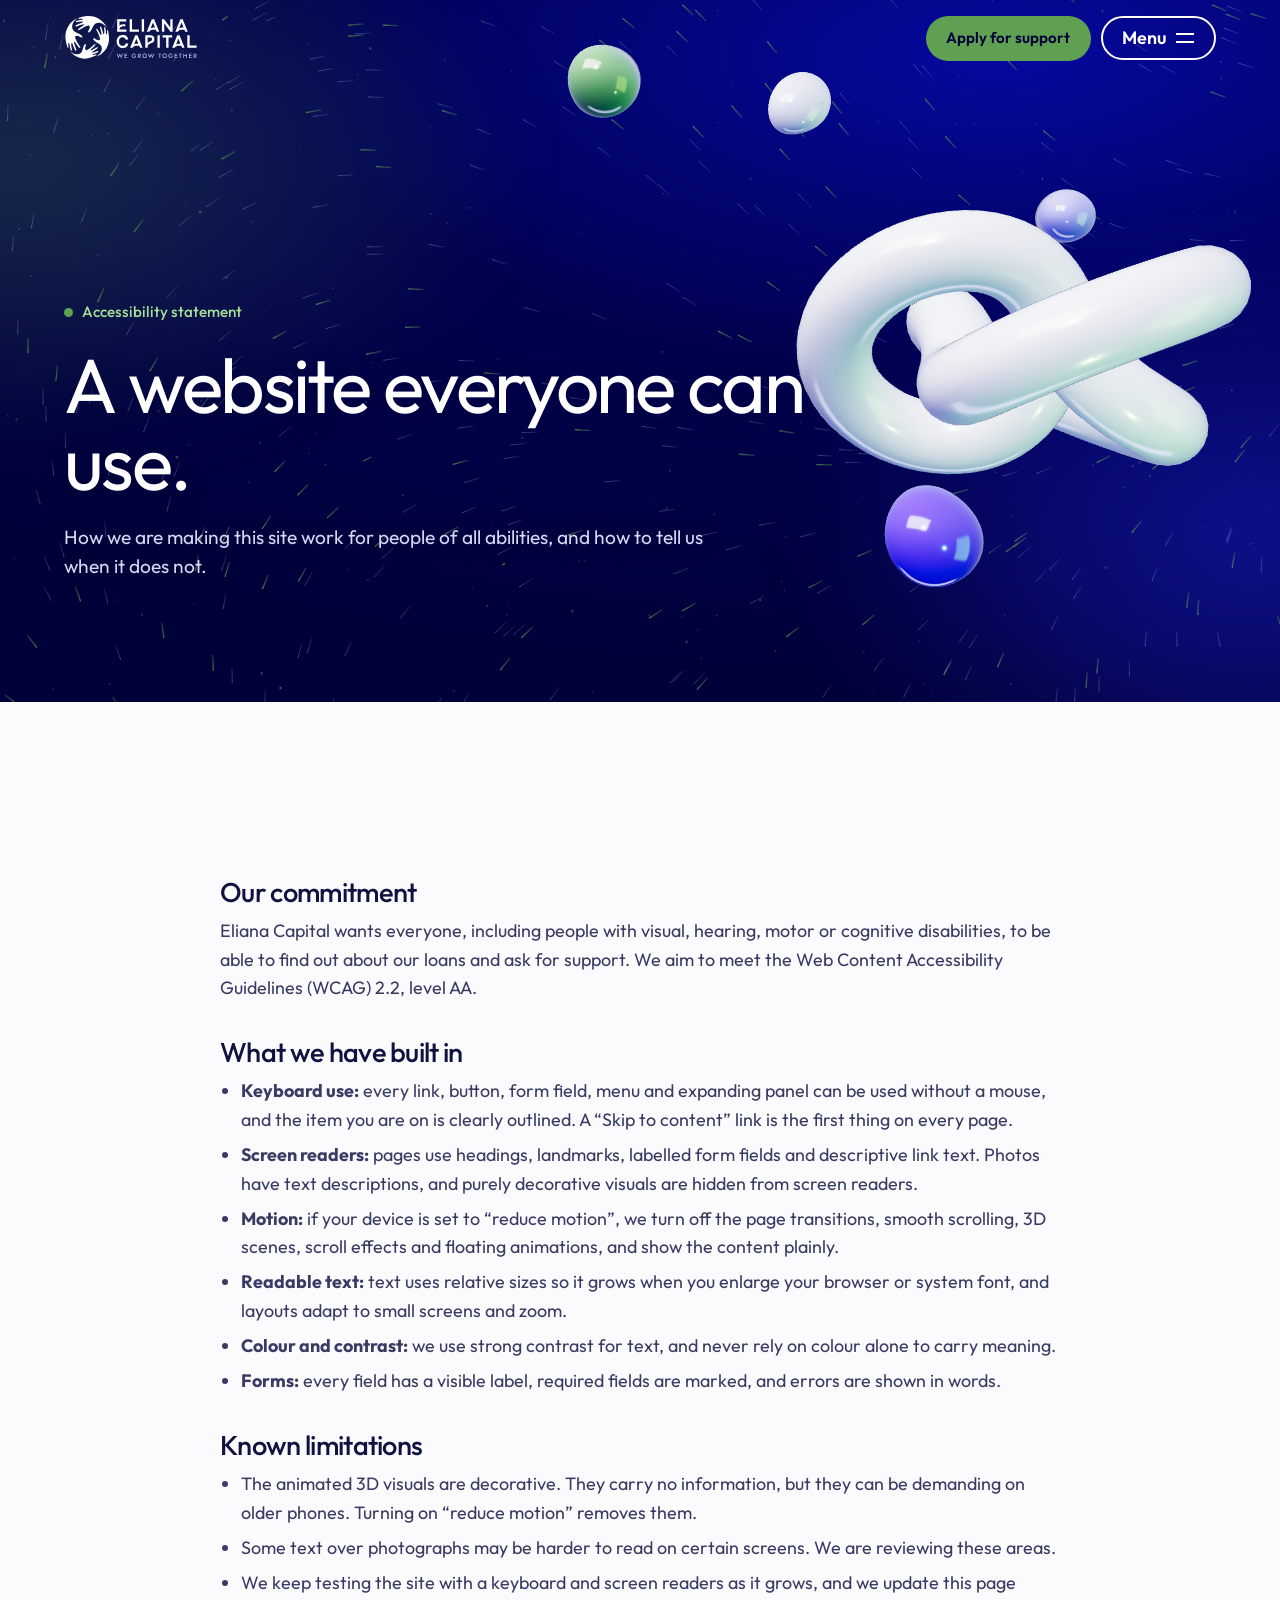
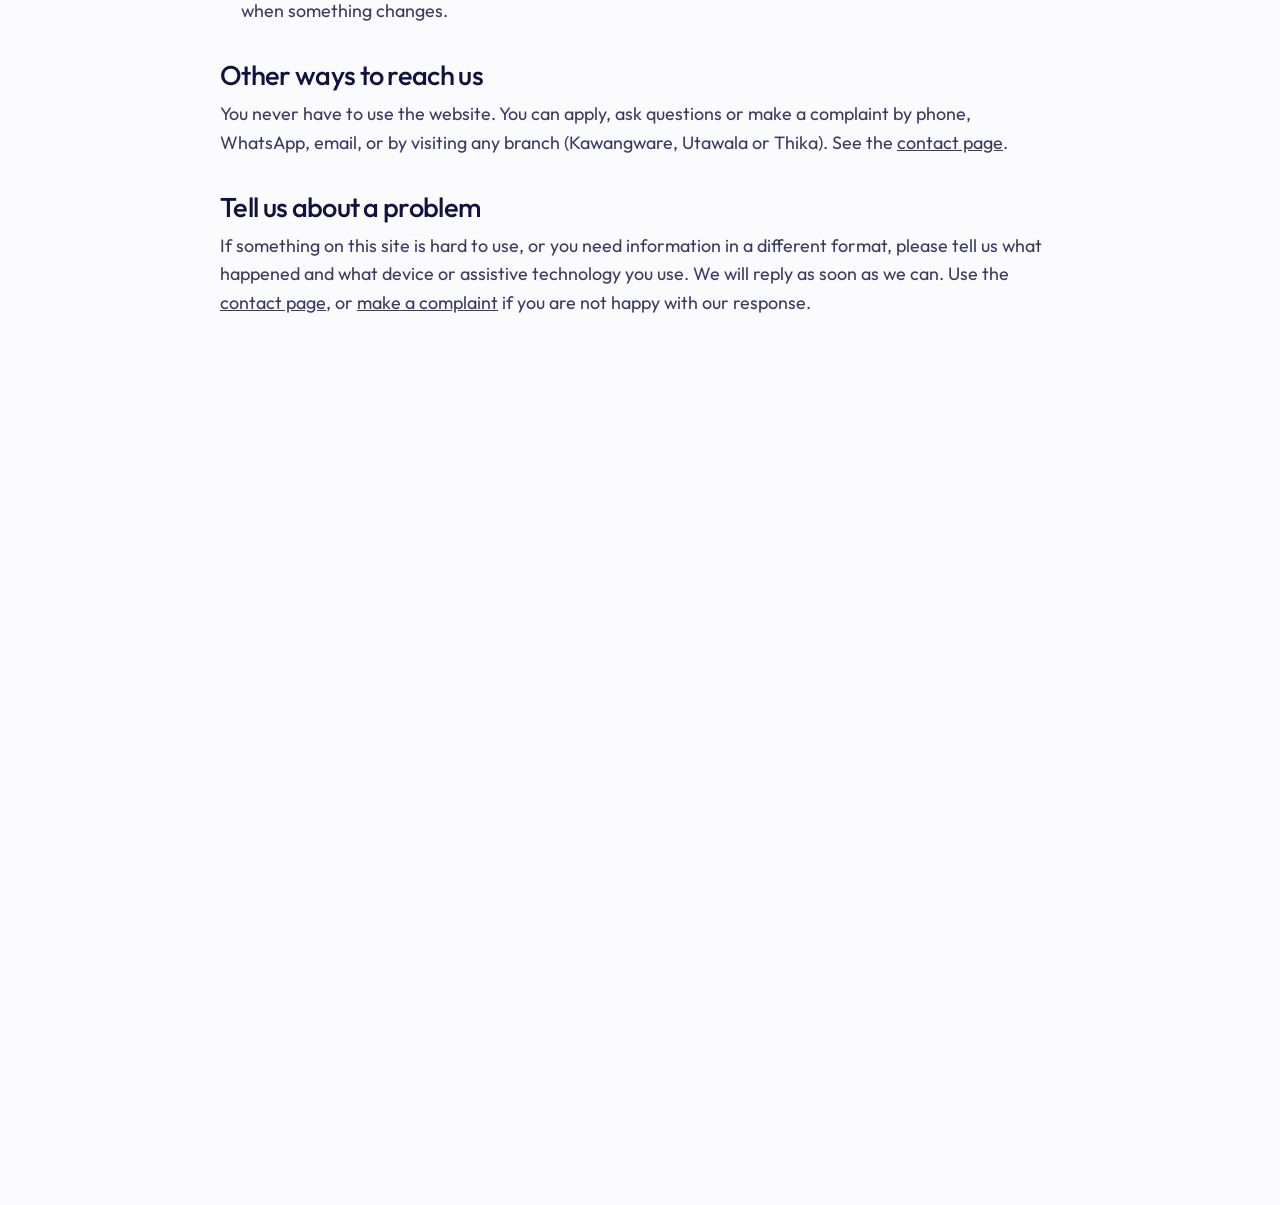
<file: accessibility.html>
<!doctype html>
<html lang="en">
<head>
<meta charset="utf-8">
<meta name="viewport" content="width=device-width, initial-scale=1">
<title>Accessibility statement | Eliana Capital</title>
<meta name="description" content="How Eliana Capital is making its website accessible, and how to report a problem.">
<meta property="og:title" content="Accessibility statement | Eliana Capital"><meta property="og:description" content="How Eliana Capital is making its website accessible, and how to report a problem."><meta property="og:type" content="website">
<meta name="theme-color" content="#010395">
<link rel="icon" href="assets/favicon.svg" type="image/svg+xml">
<link rel="preconnect" href="https://fonts.googleapis.com"><link rel="preconnect" href="https://fonts.gstatic.com" crossorigin>
<link href="https://fonts.googleapis.com/css2?family=Outfit:wght@300;400;500;600;700&display=swap" rel="stylesheet">
<link rel="stylesheet" href="css/styles.css">
</head>
<body>
<div class="curtain" aria-hidden="true"><svg viewBox="-1.05 -1.05 2.1 2.1"><use href="#hands"/></svg></div>
<noscript><style>.curtain{display:none}</style></noscript>
<a class="skip" href="#main">Skip to content</a>
<svg width="0" height="0" style="position:absolute" aria-hidden="true" focusable="false"><defs>
<g id="hands"><path d="M-0.5421 -0.8071C-0.5138 -0.8379 -0.483 -0.8662 -0.4508 -0.893C-0.4995 -0.8702 -0.5468 -0.8428 -0.5923 -0.8108C-0.8623 -0.6204 -1.0 -0.3123 -0.9848 -0.005C-0.9817 0.0373 -0.977 0.0809 -0.9701 0.1255C-0.9552 0.2226 -0.9305 0.3249 -0.8929 0.4309C-0.8872 0.4468 -0.8787 0.4589 -0.8642 0.4573C-0.8462 0.4553 -0.8404 0.437 -0.8433 0.4225C-0.8638 0.321 -0.8613 0.2533 -0.8386 0.2442C-0.8255 0.2388 -0.8124 0.2438 -0.8025 0.2947C-0.7878 0.3706 -0.7735 0.4731 -0.7491 0.551C-0.744 0.5673 -0.7277 0.5849 -0.7036 0.5771C-0.6877 0.5719 -0.679 0.5518 -0.6857 0.5261C-0.7079 0.441 -0.7255 0.3503 -0.7182 0.2696C-0.7165 0.2501 -0.7062 0.242 -0.6956 0.242C-0.6833 0.242 -0.6747 0.2492 -0.664 0.2784C-0.6319 0.3665 -0.577 0.5302 -0.5308 0.5815C-0.5208 0.5927 -0.5078 0.594 -0.4955 0.5867C-0.4833 0.5794 -0.4786 0.5604 -0.4859 0.5401C-0.5093 0.4749 -0.5723 0.3313 -0.5963 0.2052C-0.5985 0.1935 -0.5862 0.1763 -0.5712 0.1813C-0.5466 0.1894 -0.4301 0.3817 -0.3684 0.4481C-0.3304 0.4888 -0.293 0.4665 -0.3125 0.423C-0.3293 0.3852 -0.3784 0.3224 -0.4196 0.2522C-0.4905 0.1312 -0.5581 -0.0073 -0.5413 -0.0453C-0.5137 -0.1076 -0.4138 -0.0891 -0.3497 -0.0561C-0.3001 -0.0305 -0.2547 0.0062 -0.2202 -0.0247C-0.1879 -0.0535 -0.232 -0.0949 -0.2964 -0.1371C-0.355 -0.1755 -0.4464 -0.216 -0.5332 -0.2616C-0.6337 -0.3143 -0.6927 -0.4234 -0.6792 -0.5361C-0.6789 -0.5386 -0.6786 -0.541 -0.6782 -0.5435C-0.664 -0.6429 -0.6101 -0.7332 -0.5421 -0.8071Z"/><path d="M0.818 -0.5441C0.8472 -0.5161 0.8738 -0.4859 0.8989 -0.4544C0.8779 -0.5017 0.8525 -0.5479 0.8226 -0.5923C0.6447 -0.8562 0.3507 -0.995 0.0545 -0.9866C0.0137 -0.9845 -0.0284 -0.9808 -0.0715 -0.9751C-0.1653 -0.9627 -0.2644 -0.941 -0.3672 -0.9069C-0.3827 -0.9017 -0.3944 -0.8938 -0.3932 -0.8798C-0.3916 -0.8624 -0.3741 -0.8564 -0.3602 -0.859C-0.262 -0.8766 -0.1968 -0.8729 -0.1884 -0.8509C-0.1836 -0.8381 -0.1887 -0.8255 -0.2379 -0.8171C-0.3113 -0.8044 -0.4103 -0.7928 -0.4857 -0.7708C-0.5016 -0.7662 -0.5189 -0.7509 -0.5118 -0.7275C-0.5072 -0.7121 -0.488 -0.7033 -0.4631 -0.7093C-0.3806 -0.729 -0.2929 -0.744 -0.2154 -0.7354C-0.1967 -0.7333 -0.189 -0.7233 -0.1893 -0.713C-0.1895 -0.7012 -0.1966 -0.693 -0.2249 -0.6834C-0.3104 -0.6542 -0.4692 -0.6047 -0.5196 -0.5612C-0.5306 -0.5517 -0.5321 -0.5393 -0.5253 -0.5273C-0.5185 -0.5154 -0.5003 -0.5105 -0.4806 -0.5171C-0.4173 -0.5383 -0.2777 -0.5961 -0.1558 -0.6167C-0.1445 -0.6186 -0.1282 -0.6064 -0.1333 -0.5921C-0.1416 -0.5685 -0.3292 -0.4602 -0.3944 -0.402C-0.4344 -0.3664 -0.4136 -0.3299 -0.3713 -0.3477C-0.3346 -0.3632 -0.2731 -0.4092 -0.2046 -0.4474C-0.0867 -0.5133 0.0481 -0.5756 0.0843 -0.5587C0.1438 -0.5308 0.124 -0.435 0.0908 -0.3738C0.0652 -0.3267 0.029 -0.2836 0.058 -0.2498C0.0851 -0.2182 0.1259 -0.2598 0.1678 -0.3209C0.206 -0.3766 0.2469 -0.4638 0.2925 -0.5465C0.3453 -0.6422 0.4516 -0.6969 0.5598 -0.6815C0.5621 -0.6812 0.5645 -0.6808 0.5669 -0.6804C0.6623 -0.6647 0.7482 -0.611 0.818 -0.5441Z"/><path d="M0.5132 0.7895C0.484 0.8154 0.4528 0.8386 0.4205 0.8604C0.4677 0.8439 0.5142 0.823 0.5593 0.7976C0.8273 0.647 0.9839 0.3747 0.9988 0.0888C1.0 0.0493 0.9997 0.0086 0.9976 -0.0334C0.9929 -0.1247 0.9798 -0.2217 0.9549 -0.3234C0.9512 -0.3387 0.9445 -0.3506 0.9309 -0.3505C0.914 -0.3504 0.9069 -0.334 0.9082 -0.3204C0.9176 -0.2245 0.909 -0.162 0.8871 -0.1557C0.8744 -0.152 0.8627 -0.1579 0.8584 -0.2059C0.8519 -0.2776 0.8484 -0.3738 0.8332 -0.4482C0.83 -0.4638 0.8166 -0.4816 0.7935 -0.4767C0.7783 -0.4734 0.7684 -0.4556 0.7722 -0.4312C0.7847 -0.3502 0.7924 -0.2646 0.778 -0.1906C0.7745 -0.1727 0.7643 -0.1662 0.7544 -0.1672C0.743 -0.1684 0.7358 -0.1759 0.7287 -0.2038C0.7072 -0.2884 0.6719 -0.4452 0.634 -0.4971C0.6257 -0.5084 0.6139 -0.5109 0.6018 -0.5052C0.5898 -0.4996 0.5837 -0.4825 0.5885 -0.463C0.604 -0.4004 0.6488 -0.2615 0.659 -0.1425C0.66 -0.1315 0.647 -0.1167 0.6336 -0.1227C0.6115 -0.1326 0.5219 -0.3216 0.471 -0.3889C0.4397 -0.4302 0.403 -0.4131 0.4168 -0.371C0.4289 -0.3344 0.4684 -0.2716 0.4999 -0.2027C0.5541 -0.084 0.6036 0.0506 0.5845 0.0841C0.553 0.1393 0.4623 0.1127 0.406 0.076C0.3625 0.0477 0.324 0.0094 0.2891 0.0347C0.2565 0.0584 0.2934 0.1009 0.349 0.1461C0.3997 0.1871 0.4805 0.2333 0.5565 0.2836C0.6445 0.342 0.6889 0.4485 0.6657 0.5515C0.6652 0.5538 0.6647 0.5561 0.6641 0.5583C0.6415 0.649 0.5831 0.7275 0.5132 0.7895Z"/><path d="M-0.6783 0.6816C-0.7083 0.6622 -0.7365 0.6404 -0.7637 0.6173C-0.7375 0.6549 -0.7076 0.6908 -0.6741 0.7243C-0.4749 0.9239 -0.1958 0.995 0.0604 0.9377C0.0955 0.9291 0.1314 0.9187 0.168 0.9065C0.2475 0.8799 0.3299 0.8443 0.4136 0.7973C0.4262 0.7902 0.4351 0.7814 0.4316 0.7694C0.4274 0.7545 0.4111 0.7523 0.3994 0.7568C0.317 0.7887 0.2597 0.7965 0.2487 0.7788C0.2424 0.7685 0.2447 0.7567 0.286 0.741C0.3477 0.7177 0.4319 0.6908 0.4938 0.659C0.5068 0.6523 0.5192 0.6362 0.5092 0.617C0.5025 0.6043 0.4843 0.6 0.4637 0.6093C0.3953 0.6403 0.3216 0.6682 0.2527 0.6738C0.2361 0.6752 0.2277 0.6677 0.2262 0.6588C0.2244 0.6484 0.2292 0.6401 0.2522 0.627C0.3216 0.5872 0.4514 0.5173 0.4879 0.471C0.4958 0.4609 0.4951 0.4499 0.4871 0.4406C0.4792 0.4314 0.4626 0.4302 0.4466 0.4393C0.3951 0.4684 0.2834 0.5422 0.1809 0.5806C0.1714 0.5842 0.1551 0.5763 0.1571 0.563C0.1604 0.5411 0.3052 0.4153 0.3521 0.3537C0.3809 0.316 0.3567 0.2877 0.3229 0.3103C0.2936 0.33 0.2479 0.3804 0.1948 0.4252C0.1033 0.5024 -0.0034 0.5793 -0.0377 0.5706C-0.0941 0.5565 -0.0931 0.4698 -0.0745 0.411C-0.0602 0.3656 -0.036 0.3221 -0.0669 0.2976C-0.0958 0.2746 -0.1243 0.3177 -0.1504 0.378C-0.1743 0.4328 -0.1951 0.5156 -0.2208 0.5952C-0.2506 0.6873 -0.3338 0.7527 -0.4305 0.7576C-0.4326 0.7578 -0.4347 0.7578 -0.4369 0.7579C-0.5225 0.7603 -0.6063 0.7281 -0.6783 0.6816Z"/></g>
</defs></svg>
<header class="hdr"><div class="container">
<a class="logo " href="index.html" aria-label="Eliana Capital, home"><img class="logo-on-dark" src="assets/logo-white.svg" alt="Eliana Capital, we grow together" width="134" height="46"><img class="logo-on-light" src="assets/logo-color.svg" alt="" width="134" height="46" aria-hidden="true"></a>
<div class="hdr-right"><a class="btn btn-sm" href="contact.html#apply">Apply for support</a>
<button class="menu-btn" type="button" aria-expanded="false" aria-controls="menu"><span>Menu</span><i></i></button></div>
</div></header>
<nav class="menu" id="menu" aria-label="Main">
<ul><li><a href="index.html">Home</a></li><li><a href="about.html">About us</a></li><li><a href="services.html">Our services</a></li><li><a href="how-it-works.html">How it works</a></li><li><a href="customer-stories.html">Customer stories</a></li><li><a href="faqs.html">FAQs</a></li><li><a href="contact.html">Contact us</a></li></ul>
<aside><h2>Talk to us</h2><p><a href="tel:+254721881177">+254 721881177</a><br><a href="https://wa.me/254721881177">WhatsApp us</a><br><a href="mailto:support@eliana-capital.com">support@eliana-capital.com</a></p>
<h2>Find us</h2><p>Kawangware, Utawala, Thika<br>Head office, Nairobi</p></aside>
</nav>
<main id="main">
<section class="phero"><canvas data-flow aria-hidden="true"></canvas><canvas data-scene="page" data-variant="knot" aria-hidden="true"></canvas><div class="container">
<p class="label">Accessibility statement</p><h1>A website everyone can use.</h1><p class="lead">How we are making this site work for people of all abilities, and how to tell us when it does not.</p></div></section>
<section class="sec"><div class="container prose">
<h2>Our commitment</h2><p>Eliana Capital wants everyone, including people with visual, hearing, motor or cognitive disabilities, to be able to find out about our loans and ask for support. We aim to meet the Web Content Accessibility Guidelines (WCAG) 2.2, level AA.</p>
<h2>What we have built in</h2>
<ul><li><strong>Keyboard use:</strong> every link, button, form field, menu and expanding panel can be used without a mouse, and the item you are on is clearly outlined. A &ldquo;Skip to content&rdquo; link is the first thing on every page.</li>
<li><strong>Screen readers:</strong> pages use headings, landmarks, labelled form fields and descriptive link text. Photos have text descriptions, and purely decorative visuals are hidden from screen readers.</li>
<li><strong>Motion:</strong> if your device is set to &ldquo;reduce motion&rdquo;, we turn off the page transitions, smooth scrolling, 3D scenes, scroll effects and floating animations, and show the content plainly.</li>
<li><strong>Readable text:</strong> text uses relative sizes so it grows when you enlarge your browser or system font, and layouts adapt to small screens and zoom.</li>
<li><strong>Colour and contrast:</strong> we use strong contrast for text, and never rely on colour alone to carry meaning.</li>
<li><strong>Forms:</strong> every field has a visible label, required fields are marked, and errors are shown in words.</li></ul>
<h2>Known limitations</h2>
<ul><li>The animated 3D visuals are decorative. They carry no information, but they can be demanding on older phones. Turning on &ldquo;reduce motion&rdquo; removes them.</li>
<li>Some text over photographs may be harder to read on certain screens. We are reviewing these areas.</li>
<li>We keep testing the site with a keyboard and screen readers as it grows, and we update this page when something changes.</li></ul>
<h2>Other ways to reach us</h2><p>You never have to use the website. You can apply, ask questions or make a complaint by phone, WhatsApp, email, or by visiting any branch (Kawangware, Utawala or Thika). See the <a href="contact.html">contact page</a>.</p>
<h2>Tell us about a problem</h2><p>If something on this site is hard to use, or you need information in a different format, please tell us what happened and what device or assistive technology you use. We will reply as soon as we can. Use the <a href="contact.html">contact page</a>, or <a href="contact.html#complaint">make a complaint</a> if you are not happy with our response.</p>
</div></section>
</main>
<footer class="foot">
<div class="container foot-grid">
<div><a class="logo logo--foot" href="index.html" aria-label="Eliana Capital, home"><img class="logo-on-dark" src="assets/logo-white.svg" alt="Eliana Capital, we grow together" width="134" height="46"><img class="logo-on-light" src="assets/logo-color.svg" alt="" width="134" height="46" aria-hidden="true"></a><p class="tag">Accessible, responsible lending for the people who keep Kenya's markets moving.</p></div>
<div><h2>Explore</h2><ul><li><a href="index.html">Home</a></li><li><a href="about.html">About us</a></li><li><a href="services.html">Our services</a></li><li><a href="how-it-works.html">How it works</a></li><li><a href="customer-stories.html">Customer stories</a></li><li><a href="faqs.html">FAQs</a></li><li><a href="contact.html">Contact us</a></li></ul></div>
<div><h2>Reach us</h2><ul><li><a href="tel:+254721881177">+254 721881177</a></li><li><a href="https://wa.me/254721881177">WhatsApp</a></li><li><a href="mailto:support@eliana-capital.com">support@eliana-capital.com</a></li></ul></div>
<div><h2>Good to know</h2><ul><li><a href="privacy.html">Privacy notice</a></li><li><a href="terms.html">Terms of use</a></li><li><a href="accessibility.html">Accessibility statement</a></li><li><a href="contact.html#complaint">Make a complaint</a></li><li><a href="faqs.html">Questions about pricing</a></li></ul></div>
</div>
<div class="foot-word" aria-hidden="true">Eliana</div>
<div class="foot-base"><div class="container" style="display:flex;flex-wrap:wrap;justify-content:space-between;gap:12px"><span>&copy; <span data-year>2026</span> Eliana Capital Limited. We grow together.</span><span class="foot-legal"><a href="privacy.html">Privacy</a><a href="terms.html">Terms</a><a href="accessibility.html">Accessibility</a></span></div></div>
</footer>
<script src="assets/vendor/three.min.js"></script>
<script src="js/scene3d.js"></script>
<script src="js/main.js"></script>
<script src="js/fx.js"></script>
<script src="js/flow.js"></script>
<script src="js/motion.js"></script>
<script src="js/touch.js"></script>
<script src="js/swipe.js"></script>
</body>
</html>
</file>
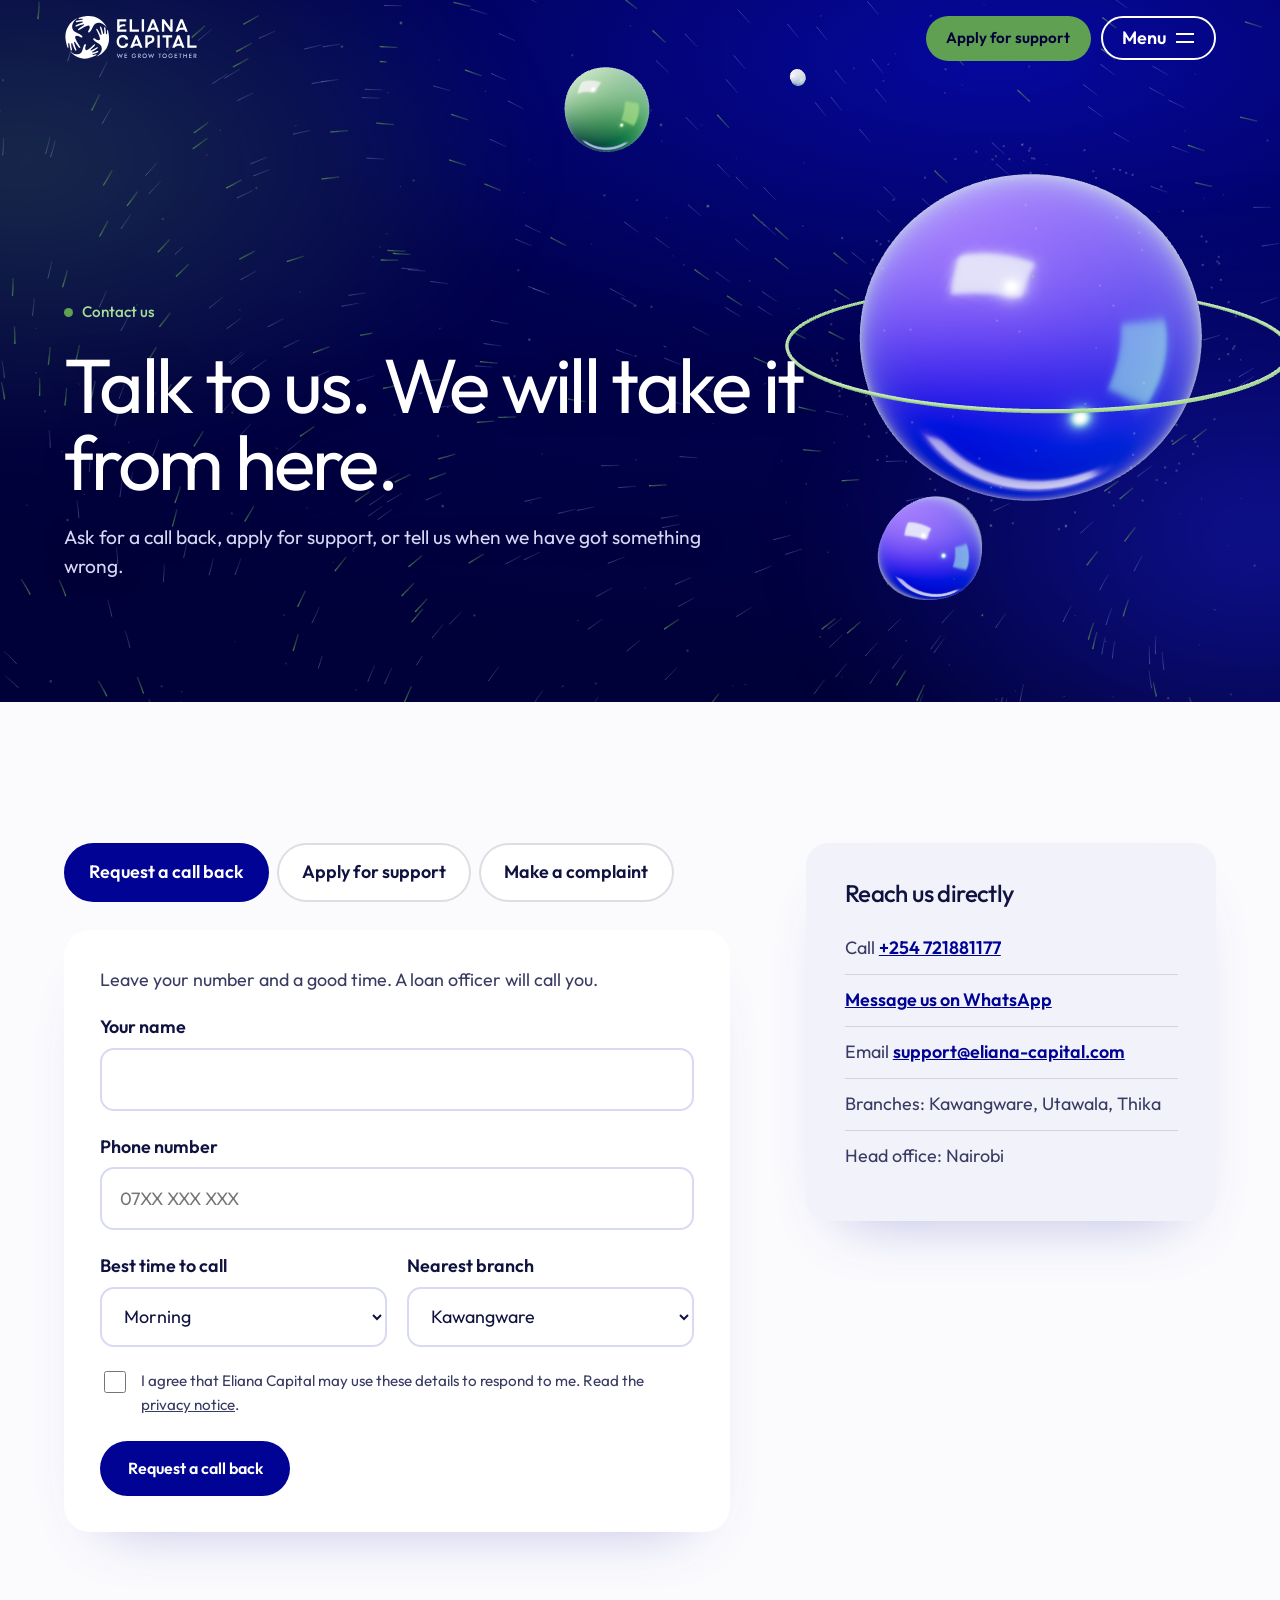
<file: contact.html>
<!doctype html>
<html lang="en">
<head>
<meta charset="utf-8">
<meta name="viewport" content="width=device-width, initial-scale=1">
<title>Contact us | Eliana Capital</title>
<meta name="description" content="Request a call back, apply for support or make a complaint. Reach Eliana Capital by phone, WhatsApp or email.">
<meta property="og:title" content="Contact us | Eliana Capital"><meta property="og:description" content="Request a call back, apply for support or make a complaint. Reach Eliana Capital by phone, WhatsApp or email."><meta property="og:type" content="website">
<meta name="theme-color" content="#010395">
<link rel="icon" href="assets/favicon.svg" type="image/svg+xml">
<link rel="preconnect" href="https://fonts.googleapis.com"><link rel="preconnect" href="https://fonts.gstatic.com" crossorigin>
<link href="https://fonts.googleapis.com/css2?family=Outfit:wght@300;400;500;600;700&display=swap" rel="stylesheet">
<link rel="stylesheet" href="css/styles.css">
</head>
<body>
<div class="curtain" aria-hidden="true"><svg viewBox="-1.05 -1.05 2.1 2.1"><use href="#hands"/></svg></div>
<noscript><style>.curtain{display:none}</style></noscript>
<a class="skip" href="#main">Skip to content</a>
<svg width="0" height="0" style="position:absolute" aria-hidden="true" focusable="false"><defs>
<g id="hands"><path d="M-0.5421 -0.8071C-0.5138 -0.8379 -0.483 -0.8662 -0.4508 -0.893C-0.4995 -0.8702 -0.5468 -0.8428 -0.5923 -0.8108C-0.8623 -0.6204 -1.0 -0.3123 -0.9848 -0.005C-0.9817 0.0373 -0.977 0.0809 -0.9701 0.1255C-0.9552 0.2226 -0.9305 0.3249 -0.8929 0.4309C-0.8872 0.4468 -0.8787 0.4589 -0.8642 0.4573C-0.8462 0.4553 -0.8404 0.437 -0.8433 0.4225C-0.8638 0.321 -0.8613 0.2533 -0.8386 0.2442C-0.8255 0.2388 -0.8124 0.2438 -0.8025 0.2947C-0.7878 0.3706 -0.7735 0.4731 -0.7491 0.551C-0.744 0.5673 -0.7277 0.5849 -0.7036 0.5771C-0.6877 0.5719 -0.679 0.5518 -0.6857 0.5261C-0.7079 0.441 -0.7255 0.3503 -0.7182 0.2696C-0.7165 0.2501 -0.7062 0.242 -0.6956 0.242C-0.6833 0.242 -0.6747 0.2492 -0.664 0.2784C-0.6319 0.3665 -0.577 0.5302 -0.5308 0.5815C-0.5208 0.5927 -0.5078 0.594 -0.4955 0.5867C-0.4833 0.5794 -0.4786 0.5604 -0.4859 0.5401C-0.5093 0.4749 -0.5723 0.3313 -0.5963 0.2052C-0.5985 0.1935 -0.5862 0.1763 -0.5712 0.1813C-0.5466 0.1894 -0.4301 0.3817 -0.3684 0.4481C-0.3304 0.4888 -0.293 0.4665 -0.3125 0.423C-0.3293 0.3852 -0.3784 0.3224 -0.4196 0.2522C-0.4905 0.1312 -0.5581 -0.0073 -0.5413 -0.0453C-0.5137 -0.1076 -0.4138 -0.0891 -0.3497 -0.0561C-0.3001 -0.0305 -0.2547 0.0062 -0.2202 -0.0247C-0.1879 -0.0535 -0.232 -0.0949 -0.2964 -0.1371C-0.355 -0.1755 -0.4464 -0.216 -0.5332 -0.2616C-0.6337 -0.3143 -0.6927 -0.4234 -0.6792 -0.5361C-0.6789 -0.5386 -0.6786 -0.541 -0.6782 -0.5435C-0.664 -0.6429 -0.6101 -0.7332 -0.5421 -0.8071Z"/><path d="M0.818 -0.5441C0.8472 -0.5161 0.8738 -0.4859 0.8989 -0.4544C0.8779 -0.5017 0.8525 -0.5479 0.8226 -0.5923C0.6447 -0.8562 0.3507 -0.995 0.0545 -0.9866C0.0137 -0.9845 -0.0284 -0.9808 -0.0715 -0.9751C-0.1653 -0.9627 -0.2644 -0.941 -0.3672 -0.9069C-0.3827 -0.9017 -0.3944 -0.8938 -0.3932 -0.8798C-0.3916 -0.8624 -0.3741 -0.8564 -0.3602 -0.859C-0.262 -0.8766 -0.1968 -0.8729 -0.1884 -0.8509C-0.1836 -0.8381 -0.1887 -0.8255 -0.2379 -0.8171C-0.3113 -0.8044 -0.4103 -0.7928 -0.4857 -0.7708C-0.5016 -0.7662 -0.5189 -0.7509 -0.5118 -0.7275C-0.5072 -0.7121 -0.488 -0.7033 -0.4631 -0.7093C-0.3806 -0.729 -0.2929 -0.744 -0.2154 -0.7354C-0.1967 -0.7333 -0.189 -0.7233 -0.1893 -0.713C-0.1895 -0.7012 -0.1966 -0.693 -0.2249 -0.6834C-0.3104 -0.6542 -0.4692 -0.6047 -0.5196 -0.5612C-0.5306 -0.5517 -0.5321 -0.5393 -0.5253 -0.5273C-0.5185 -0.5154 -0.5003 -0.5105 -0.4806 -0.5171C-0.4173 -0.5383 -0.2777 -0.5961 -0.1558 -0.6167C-0.1445 -0.6186 -0.1282 -0.6064 -0.1333 -0.5921C-0.1416 -0.5685 -0.3292 -0.4602 -0.3944 -0.402C-0.4344 -0.3664 -0.4136 -0.3299 -0.3713 -0.3477C-0.3346 -0.3632 -0.2731 -0.4092 -0.2046 -0.4474C-0.0867 -0.5133 0.0481 -0.5756 0.0843 -0.5587C0.1438 -0.5308 0.124 -0.435 0.0908 -0.3738C0.0652 -0.3267 0.029 -0.2836 0.058 -0.2498C0.0851 -0.2182 0.1259 -0.2598 0.1678 -0.3209C0.206 -0.3766 0.2469 -0.4638 0.2925 -0.5465C0.3453 -0.6422 0.4516 -0.6969 0.5598 -0.6815C0.5621 -0.6812 0.5645 -0.6808 0.5669 -0.6804C0.6623 -0.6647 0.7482 -0.611 0.818 -0.5441Z"/><path d="M0.5132 0.7895C0.484 0.8154 0.4528 0.8386 0.4205 0.8604C0.4677 0.8439 0.5142 0.823 0.5593 0.7976C0.8273 0.647 0.9839 0.3747 0.9988 0.0888C1.0 0.0493 0.9997 0.0086 0.9976 -0.0334C0.9929 -0.1247 0.9798 -0.2217 0.9549 -0.3234C0.9512 -0.3387 0.9445 -0.3506 0.9309 -0.3505C0.914 -0.3504 0.9069 -0.334 0.9082 -0.3204C0.9176 -0.2245 0.909 -0.162 0.8871 -0.1557C0.8744 -0.152 0.8627 -0.1579 0.8584 -0.2059C0.8519 -0.2776 0.8484 -0.3738 0.8332 -0.4482C0.83 -0.4638 0.8166 -0.4816 0.7935 -0.4767C0.7783 -0.4734 0.7684 -0.4556 0.7722 -0.4312C0.7847 -0.3502 0.7924 -0.2646 0.778 -0.1906C0.7745 -0.1727 0.7643 -0.1662 0.7544 -0.1672C0.743 -0.1684 0.7358 -0.1759 0.7287 -0.2038C0.7072 -0.2884 0.6719 -0.4452 0.634 -0.4971C0.6257 -0.5084 0.6139 -0.5109 0.6018 -0.5052C0.5898 -0.4996 0.5837 -0.4825 0.5885 -0.463C0.604 -0.4004 0.6488 -0.2615 0.659 -0.1425C0.66 -0.1315 0.647 -0.1167 0.6336 -0.1227C0.6115 -0.1326 0.5219 -0.3216 0.471 -0.3889C0.4397 -0.4302 0.403 -0.4131 0.4168 -0.371C0.4289 -0.3344 0.4684 -0.2716 0.4999 -0.2027C0.5541 -0.084 0.6036 0.0506 0.5845 0.0841C0.553 0.1393 0.4623 0.1127 0.406 0.076C0.3625 0.0477 0.324 0.0094 0.2891 0.0347C0.2565 0.0584 0.2934 0.1009 0.349 0.1461C0.3997 0.1871 0.4805 0.2333 0.5565 0.2836C0.6445 0.342 0.6889 0.4485 0.6657 0.5515C0.6652 0.5538 0.6647 0.5561 0.6641 0.5583C0.6415 0.649 0.5831 0.7275 0.5132 0.7895Z"/><path d="M-0.6783 0.6816C-0.7083 0.6622 -0.7365 0.6404 -0.7637 0.6173C-0.7375 0.6549 -0.7076 0.6908 -0.6741 0.7243C-0.4749 0.9239 -0.1958 0.995 0.0604 0.9377C0.0955 0.9291 0.1314 0.9187 0.168 0.9065C0.2475 0.8799 0.3299 0.8443 0.4136 0.7973C0.4262 0.7902 0.4351 0.7814 0.4316 0.7694C0.4274 0.7545 0.4111 0.7523 0.3994 0.7568C0.317 0.7887 0.2597 0.7965 0.2487 0.7788C0.2424 0.7685 0.2447 0.7567 0.286 0.741C0.3477 0.7177 0.4319 0.6908 0.4938 0.659C0.5068 0.6523 0.5192 0.6362 0.5092 0.617C0.5025 0.6043 0.4843 0.6 0.4637 0.6093C0.3953 0.6403 0.3216 0.6682 0.2527 0.6738C0.2361 0.6752 0.2277 0.6677 0.2262 0.6588C0.2244 0.6484 0.2292 0.6401 0.2522 0.627C0.3216 0.5872 0.4514 0.5173 0.4879 0.471C0.4958 0.4609 0.4951 0.4499 0.4871 0.4406C0.4792 0.4314 0.4626 0.4302 0.4466 0.4393C0.3951 0.4684 0.2834 0.5422 0.1809 0.5806C0.1714 0.5842 0.1551 0.5763 0.1571 0.563C0.1604 0.5411 0.3052 0.4153 0.3521 0.3537C0.3809 0.316 0.3567 0.2877 0.3229 0.3103C0.2936 0.33 0.2479 0.3804 0.1948 0.4252C0.1033 0.5024 -0.0034 0.5793 -0.0377 0.5706C-0.0941 0.5565 -0.0931 0.4698 -0.0745 0.411C-0.0602 0.3656 -0.036 0.3221 -0.0669 0.2976C-0.0958 0.2746 -0.1243 0.3177 -0.1504 0.378C-0.1743 0.4328 -0.1951 0.5156 -0.2208 0.5952C-0.2506 0.6873 -0.3338 0.7527 -0.4305 0.7576C-0.4326 0.7578 -0.4347 0.7578 -0.4369 0.7579C-0.5225 0.7603 -0.6063 0.7281 -0.6783 0.6816Z"/></g>
</defs></svg>
<header class="hdr"><div class="container">
<a class="logo " href="index.html" aria-label="Eliana Capital, home"><img class="logo-on-dark" src="assets/logo-white.svg" alt="Eliana Capital, we grow together" width="134" height="46"><img class="logo-on-light" src="assets/logo-color.svg" alt="" width="134" height="46" aria-hidden="true"></a>
<div class="hdr-right"><a class="btn btn-sm" href="contact.html#apply">Apply for support</a>
<button class="menu-btn" type="button" aria-expanded="false" aria-controls="menu"><span>Menu</span><i></i></button></div>
</div></header>
<nav class="menu" id="menu" aria-label="Main">
<ul><li><a href="index.html">Home</a></li><li><a href="about.html">About us</a></li><li><a href="services.html">Our services</a></li><li><a href="how-it-works.html">How it works</a></li><li><a href="customer-stories.html">Customer stories</a></li><li><a href="faqs.html">FAQs</a></li><li><a href="contact.html" aria-current="page">Contact us</a></li></ul>
<aside><h2>Talk to us</h2><p><a href="tel:+254721881177">+254 721881177</a><br><a href="https://wa.me/254721881177">WhatsApp us</a><br><a href="mailto:support@eliana-capital.com">support@eliana-capital.com</a></p>
<h2>Find us</h2><p>Kawangware, Utawala, Thika<br>Head office, Nairobi</p></aside>
</nav>
<main id="main">
<section class="phero"><canvas data-flow aria-hidden="true"></canvas><canvas data-scene="page" data-variant="globe" aria-hidden="true"></canvas><div class="container">
<p class="label">Contact us</p><h1>Talk to us. We will take it from here.</h1><p class="lead">Ask for a call back, apply for support, or tell us when we have got something wrong.</p></div></section>

<section class="sec"><div class="container grid-2" style="grid-template-columns:1.3fr .8fr">
<div><div class="tabs" role="tablist" aria-label="How can we help?"><button type="button" role="tab" id="t-callback-tab" aria-controls="callback" aria-selected="false">Request a call back</button><button type="button" role="tab" id="t-apply-tab" aria-controls="apply" aria-selected="false">Apply for support</button><button type="button" role="tab" id="t-complaint-tab" aria-controls="complaint" aria-selected="false">Make a complaint</button></div><form class="form" id="callback" role="tabpanel" aria-labelledby="t-callback-tab" data-form novalidate><p>Leave your number and a good time. A loan officer will call you.</p><div class="field"><label for="n-callback">Your name</label><input id="n-callback" name="name" autocomplete="name" required></div><div class="field"><label for="p-callback">Phone number</label><input id="p-callback" name="phone" type="tel" autocomplete="tel" inputmode="tel" placeholder="07XX XXX XXX" required></div><div class="field-row"><div class="field"><label for="t-callback">Best time to call</label><select id="t-callback" name="time"><option>Morning</option><option>Afternoon</option><option>Evening</option></select></div><div class="field"><label for="b-callback">Nearest branch</label><select id="b-callback" name="branch"><option>Kawangware</option><option>Utawala</option><option>Thika</option><option>Not sure yet</option></select></div></div><label class="check"><input type="checkbox" required><span>I agree that Eliana Capital may use these details to respond to me. Read the <a href="privacy.html">privacy notice</a>.</span></label><button class="btn btn-blue" type="submit">Request a call back</button><div class="form-ok" role="status"><b>Thank you, <span data-name></span>.</b> Your request is in, and a member of our team will be in touch soon.</div></form><form class="form" id="apply" role="tabpanel" aria-labelledby="t-apply-tab" data-form novalidate><p>Tell us about your business and what you need. We will confirm the full price before you accept.</p><div class="field"><label for="n-apply">Your name</label><input id="n-apply" name="name" autocomplete="name" required></div><div class="field"><label for="p-apply">Phone number</label><input id="p-apply" name="phone" type="tel" autocomplete="tel" inputmode="tel" placeholder="07XX XXX XXX" required></div><div class="field-row"><div class="field"><label for="biz-apply">Your business</label><input id="biz-apply" name="business" placeholder="e.g. vegetable stall"></div><div class="field"><label for="amt-apply">How much do you need? <span class="hint">KES 5,000 to 15,000</span></label><input id="amt-apply" name="amount" type="number" min="5000" max="15000" step="500" inputmode="numeric" required></div></div><div class="field"><label for="b-apply">Nearest branch</label><select id="b-apply" name="branch"><option>Kawangware</option><option>Utawala</option><option>Thika</option><option>Not sure yet</option></select></div><label class="check"><input type="checkbox" required><span>I agree that Eliana Capital may use these details to respond to me. Read the <a href="privacy.html">privacy notice</a>.</span></label><button class="btn btn-blue" type="submit">Apply for support</button><div class="form-ok" role="status"><b>Thank you, <span data-name></span>.</b> Your request is in, and a member of our team will be in touch soon.</div></form><form class="form" id="complaint" role="tabpanel" aria-labelledby="t-complaint-tab" data-form novalidate><p>We are sorry we let you down. Tell us what happened and we will look into it.</p><div class="field"><label for="n-complaint">Your name</label><input id="n-complaint" name="name" autocomplete="name" required></div><div class="field"><label for="p-complaint">Phone number</label><input id="p-complaint" name="phone" type="tel" autocomplete="tel" inputmode="tel" placeholder="07XX XXX XXX" required></div><div class="field"><label for="b-complaint">Nearest branch</label><select id="b-complaint" name="branch"><option>Kawangware</option><option>Utawala</option><option>Thika</option><option>Not sure yet</option></select></div><div class="field"><label for="m-complaint">What happened?</label><textarea id="m-complaint" name="message" required></textarea></div><label class="check"><input type="checkbox" required><span>I agree that Eliana Capital may use these details to respond to me. Read the <a href="privacy.html">privacy notice</a>.</span></label><button class="btn btn-blue" type="submit">Send complaint</button><div class="form-ok" role="status"><b>Thank you, <span data-name></span>.</b> Your request is in, and a member of our team will be in touch soon.</div></form>
</div>
<aside class="contact-card"><h2>Reach us directly</h2><ul>
<li>Call <a href="tel:+254721881177">+254 721881177</a></li>
<li><a href="https://wa.me/254721881177">Message us on WhatsApp</a></li>
<li>Email <a href="mailto:support@eliana-capital.com">support@eliana-capital.com</a></li>
<li>Branches: Kawangware, Utawala, Thika</li>
<li>Head office: Nairobi</li></ul></aside></div></section>
</main>
<footer class="foot">
<div class="container foot-grid">
<div><a class="logo logo--foot" href="index.html" aria-label="Eliana Capital, home"><img class="logo-on-dark" src="assets/logo-white.svg" alt="Eliana Capital, we grow together" width="134" height="46"><img class="logo-on-light" src="assets/logo-color.svg" alt="" width="134" height="46" aria-hidden="true"></a><p class="tag">Accessible, responsible lending for the people who keep Kenya's markets moving.</p></div>
<div><h2>Explore</h2><ul><li><a href="index.html">Home</a></li><li><a href="about.html">About us</a></li><li><a href="services.html">Our services</a></li><li><a href="how-it-works.html">How it works</a></li><li><a href="customer-stories.html">Customer stories</a></li><li><a href="faqs.html">FAQs</a></li><li><a href="contact.html">Contact us</a></li></ul></div>
<div><h2>Reach us</h2><ul><li><a href="tel:+254721881177">+254 721881177</a></li><li><a href="https://wa.me/254721881177">WhatsApp</a></li><li><a href="mailto:support@eliana-capital.com">support@eliana-capital.com</a></li></ul></div>
<div><h2>Good to know</h2><ul><li><a href="privacy.html">Privacy notice</a></li><li><a href="terms.html">Terms of use</a></li><li><a href="accessibility.html">Accessibility statement</a></li><li><a href="contact.html#complaint">Make a complaint</a></li><li><a href="faqs.html">Questions about pricing</a></li></ul></div>
</div>
<div class="foot-word" aria-hidden="true">Eliana</div>
<div class="foot-base"><div class="container" style="display:flex;flex-wrap:wrap;justify-content:space-between;gap:12px"><span>&copy; <span data-year>2026</span> Eliana Capital Limited. We grow together.</span><span class="foot-legal"><a href="privacy.html">Privacy</a><a href="terms.html">Terms</a><a href="accessibility.html">Accessibility</a></span></div></div>
</footer>
<script src="assets/vendor/three.min.js"></script>
<script src="js/scene3d.js"></script>
<script src="js/main.js"></script>
<script src="js/fx.js"></script>
<script src="js/flow.js"></script>
<script src="js/motion.js"></script>
<script src="js/touch.js"></script>
<script src="js/swipe.js"></script>
</body>
</html>
</file>
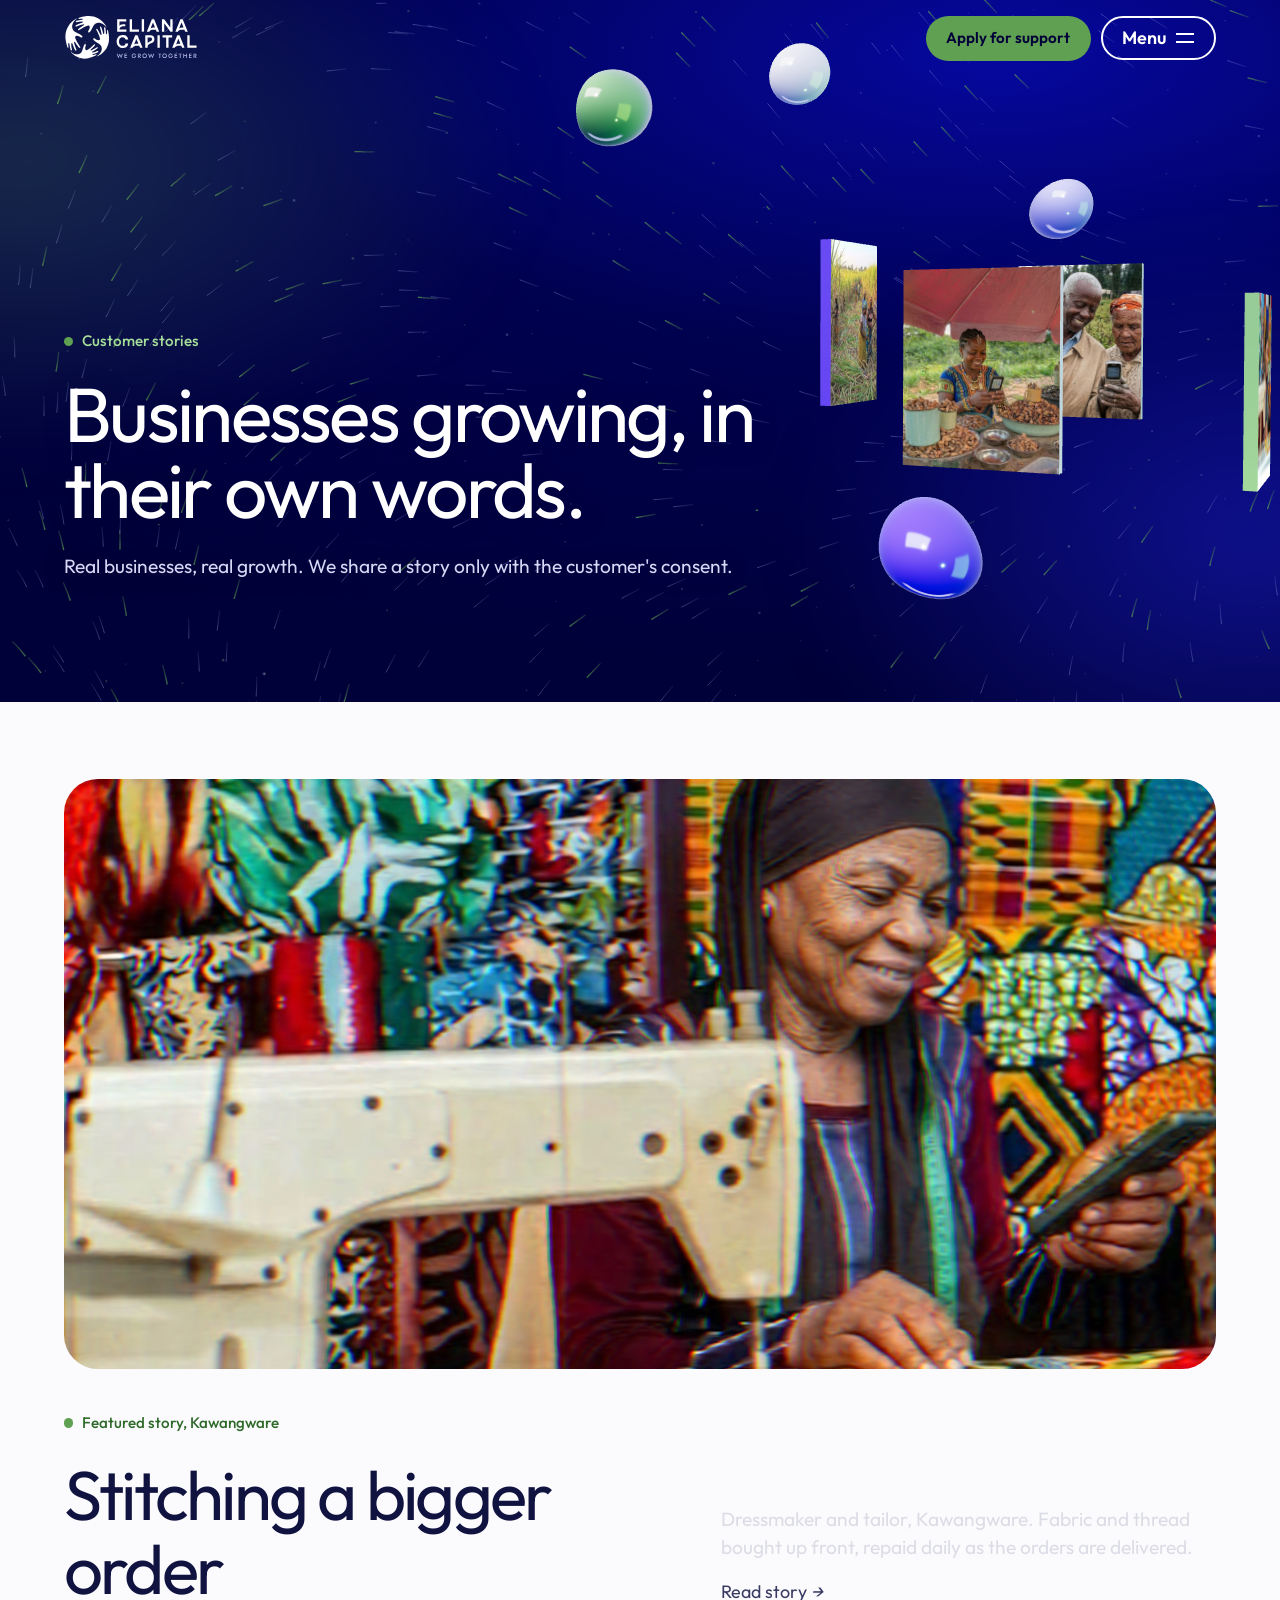
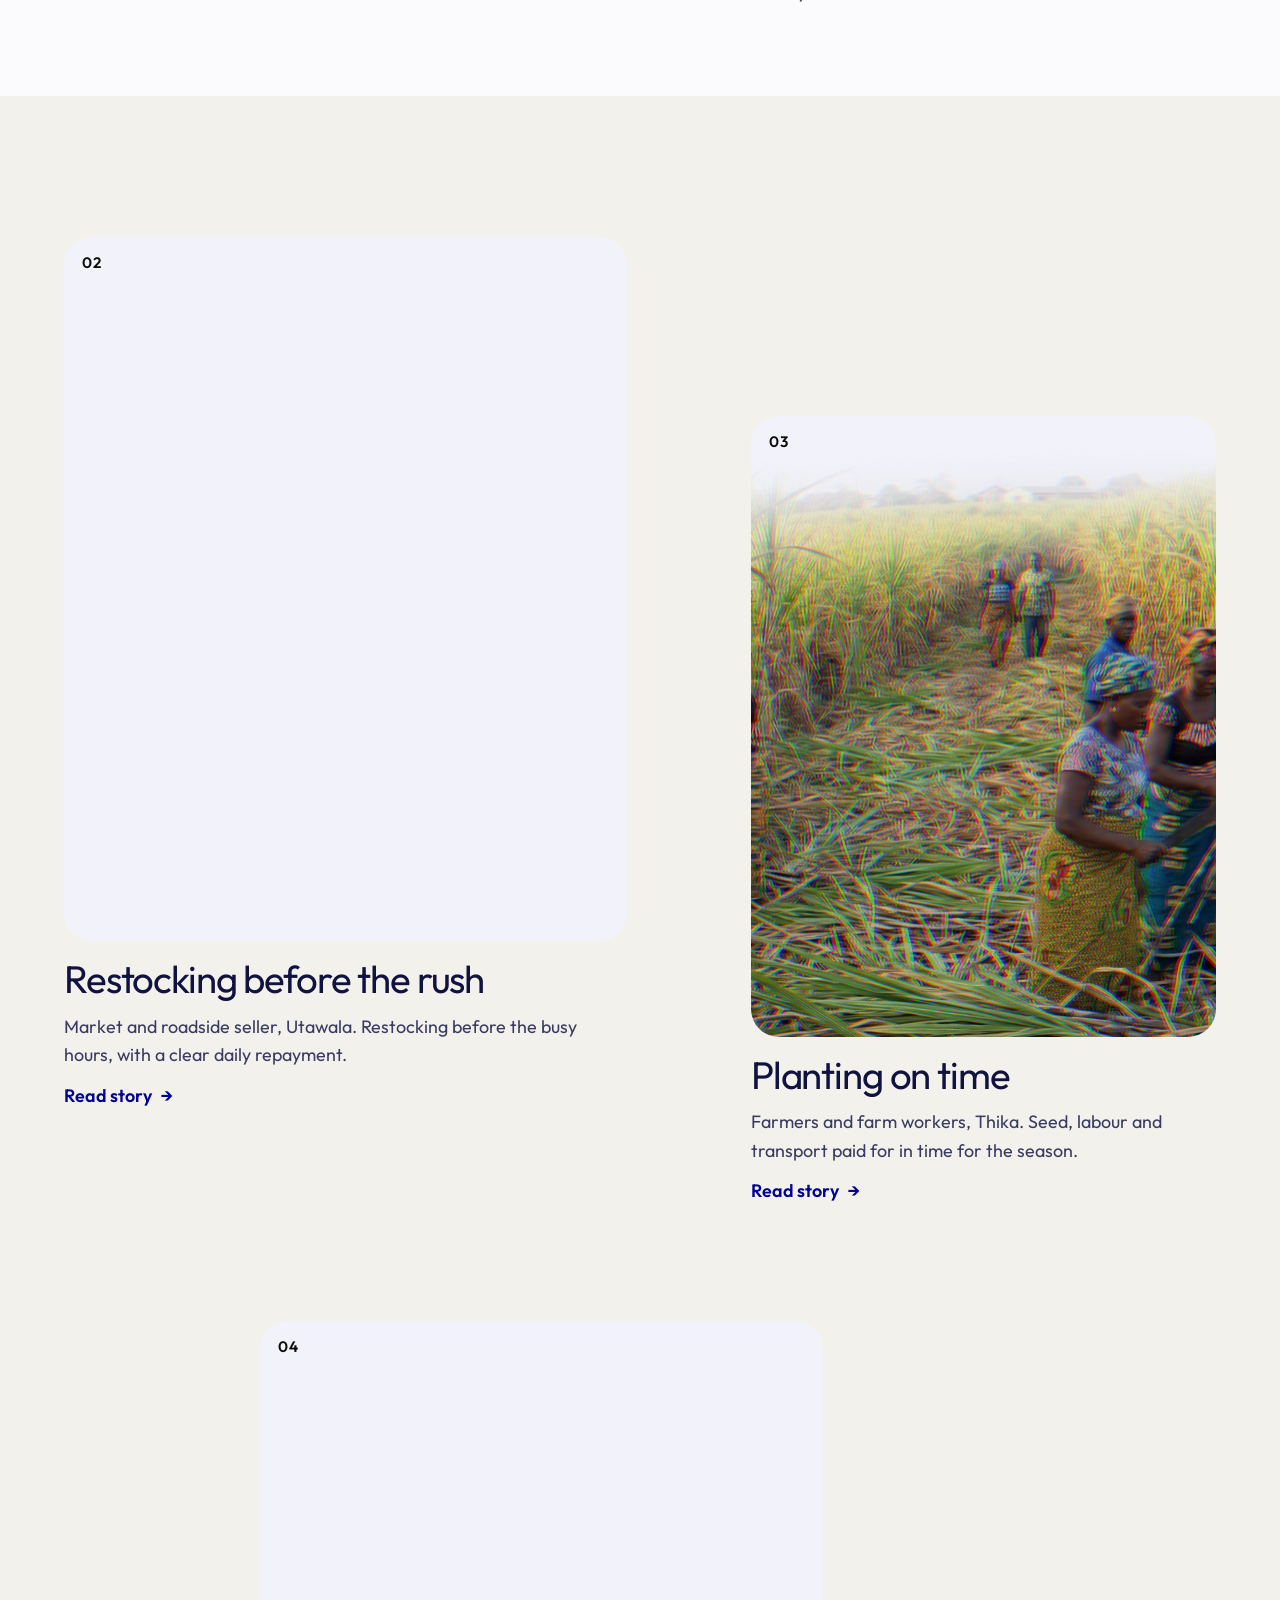
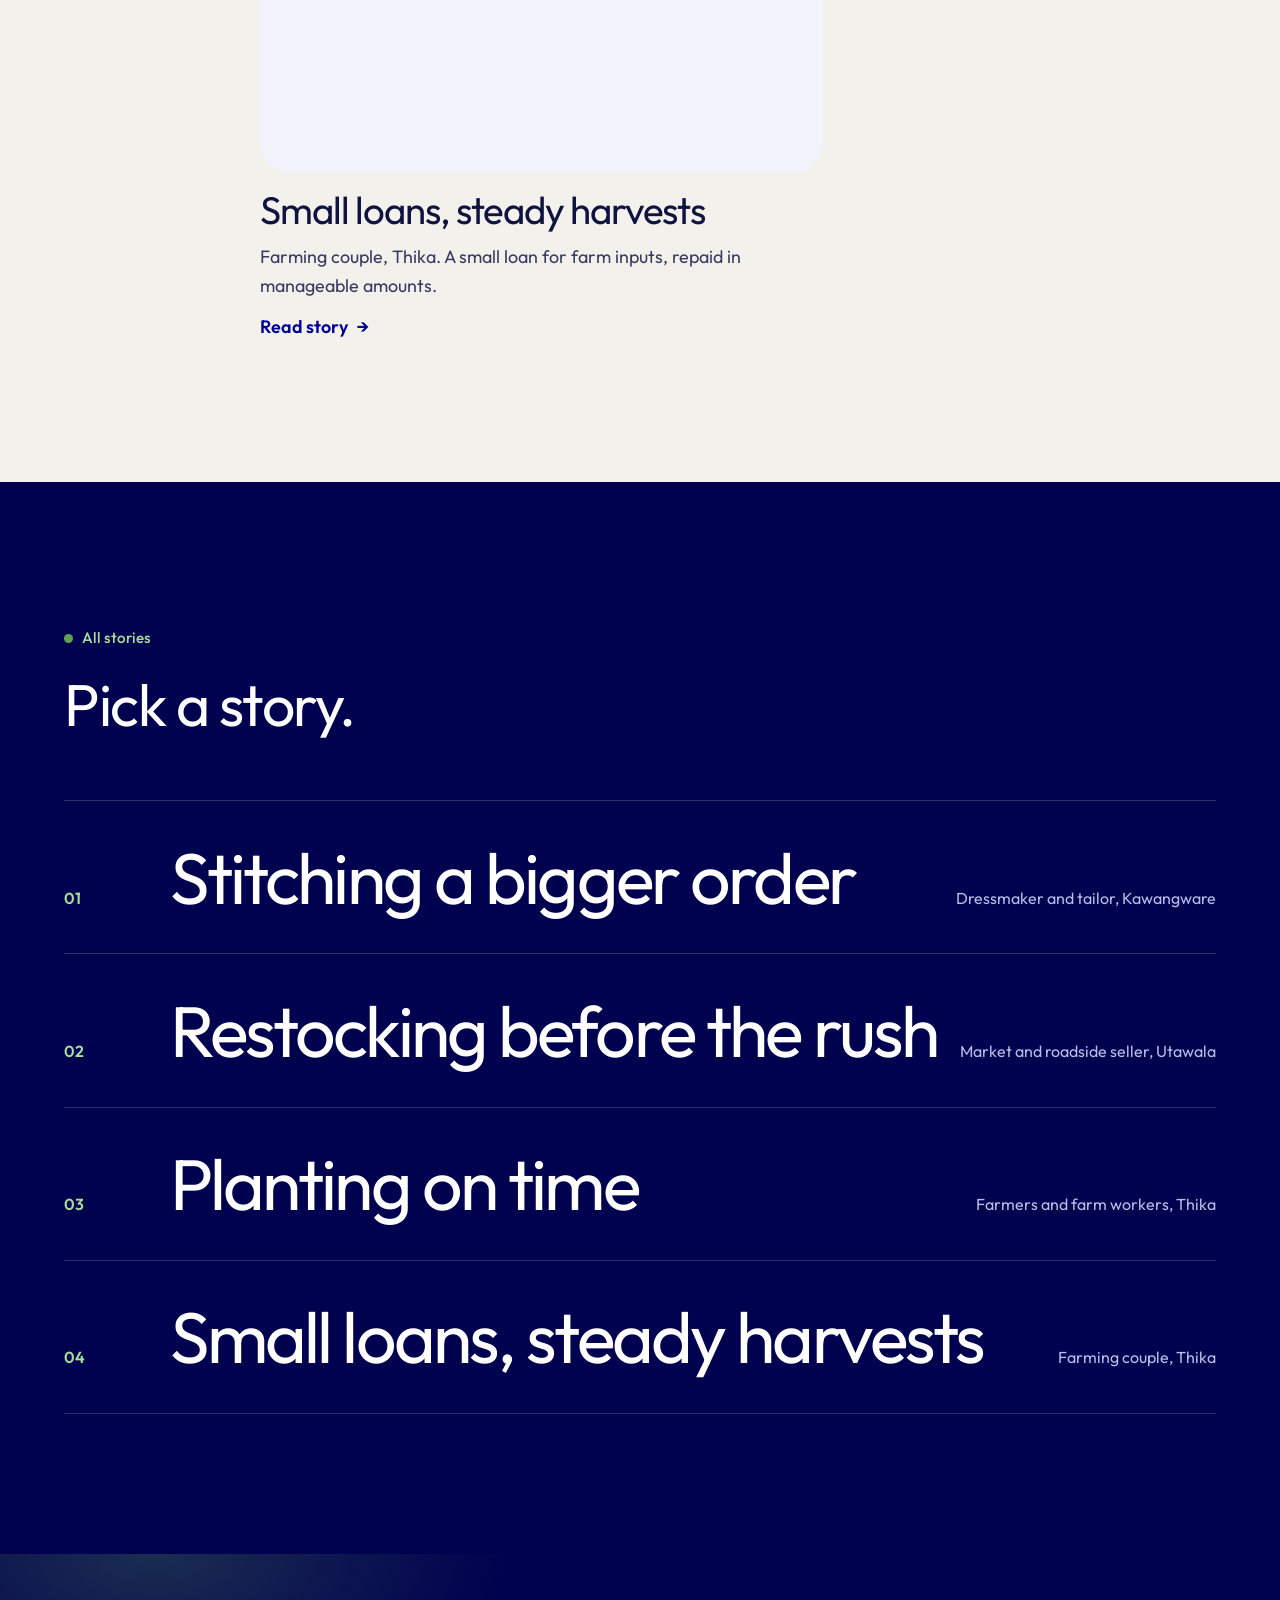
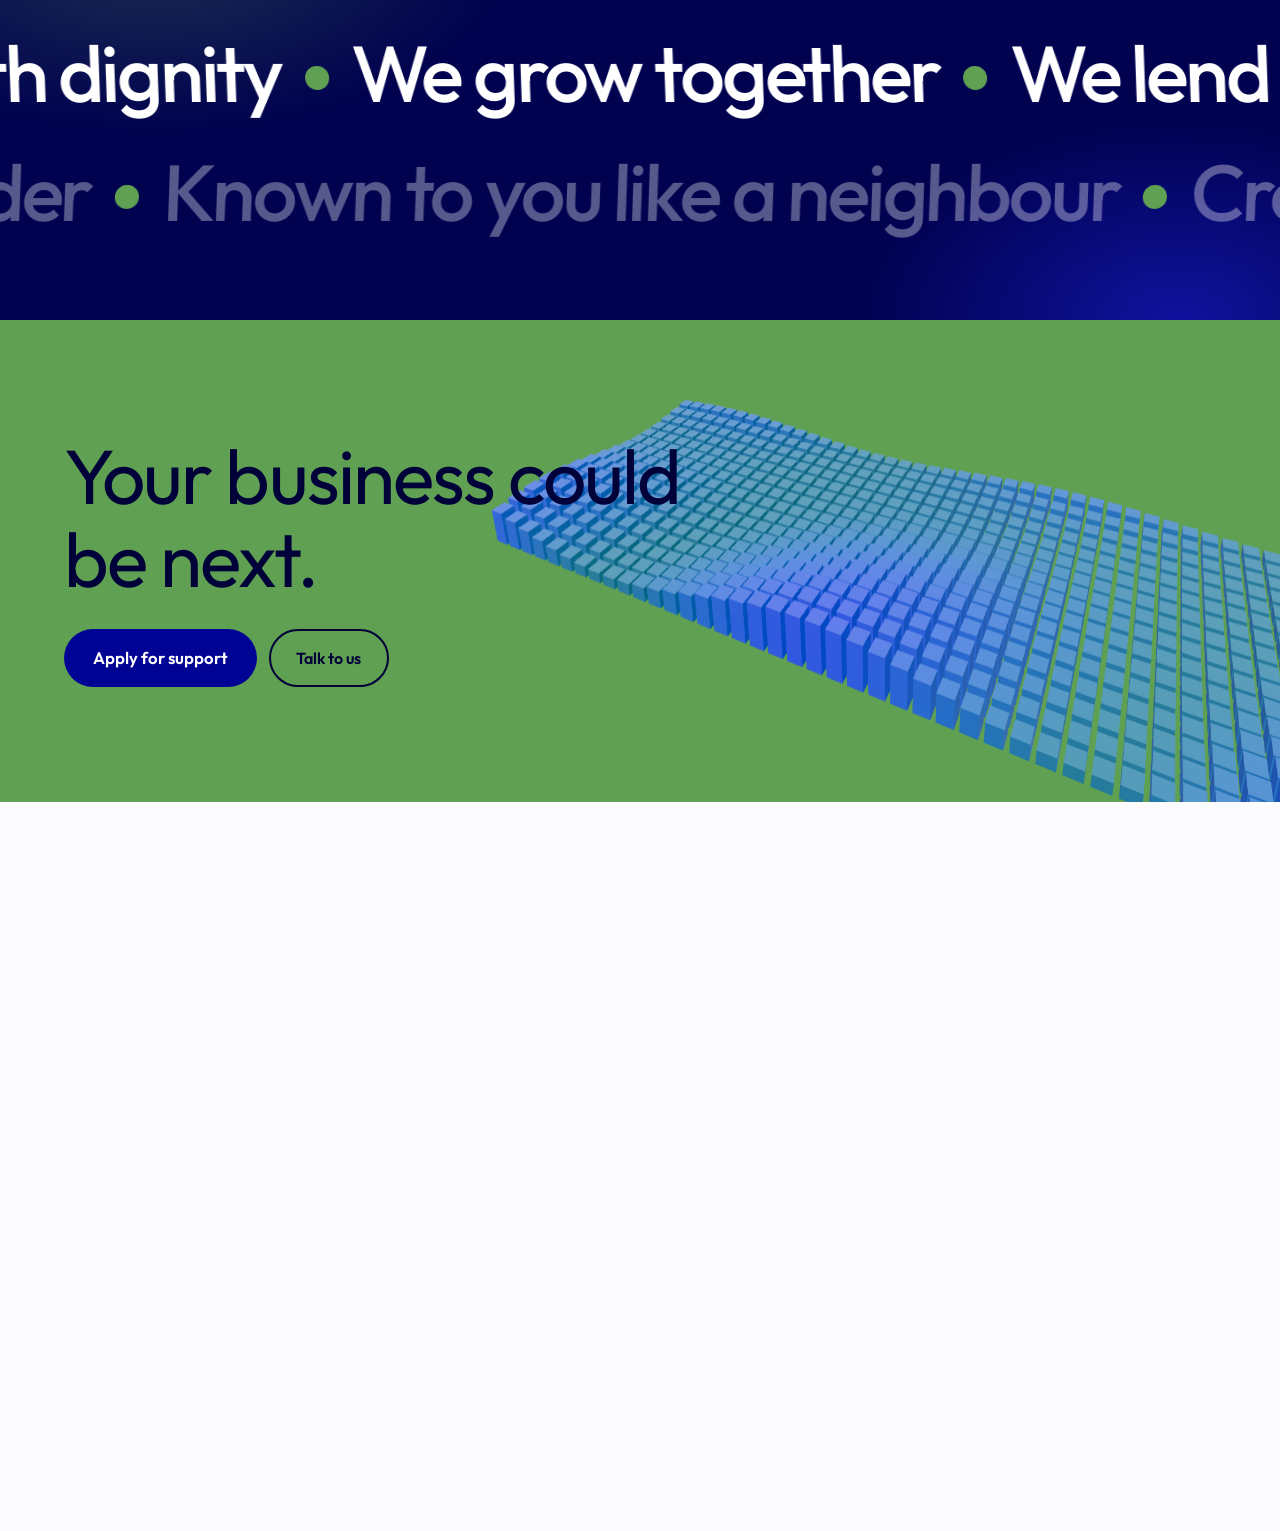
<file: customer-stories.html>
<!doctype html>
<html lang="en">
<head>
<meta charset="utf-8">
<meta name="viewport" content="width=device-width, initial-scale=1">
<title>Customer stories | Eliana Capital</title>
<meta name="description" content="Stories from small business owners growing with Eliana Capital.">
<meta property="og:title" content="Customer stories | Eliana Capital"><meta property="og:description" content="Stories from small business owners growing with Eliana Capital."><meta property="og:type" content="website">
<meta name="theme-color" content="#010395">
<link rel="icon" href="assets/favicon.svg" type="image/svg+xml">
<link rel="preconnect" href="https://fonts.googleapis.com"><link rel="preconnect" href="https://fonts.gstatic.com" crossorigin>
<link href="https://fonts.googleapis.com/css2?family=Outfit:wght@300;400;500;600;700&display=swap" rel="stylesheet">
<link rel="stylesheet" href="css/styles.css">
</head>
<body>
<div class="curtain" aria-hidden="true"><svg viewBox="-1.05 -1.05 2.1 2.1"><use href="#hands"/></svg></div>
<noscript><style>.curtain{display:none}</style></noscript>
<a class="skip" href="#main">Skip to content</a>
<svg width="0" height="0" style="position:absolute" aria-hidden="true" focusable="false"><defs>
<g id="hands"><path d="M-0.5421 -0.8071C-0.5138 -0.8379 -0.483 -0.8662 -0.4508 -0.893C-0.4995 -0.8702 -0.5468 -0.8428 -0.5923 -0.8108C-0.8623 -0.6204 -1.0 -0.3123 -0.9848 -0.005C-0.9817 0.0373 -0.977 0.0809 -0.9701 0.1255C-0.9552 0.2226 -0.9305 0.3249 -0.8929 0.4309C-0.8872 0.4468 -0.8787 0.4589 -0.8642 0.4573C-0.8462 0.4553 -0.8404 0.437 -0.8433 0.4225C-0.8638 0.321 -0.8613 0.2533 -0.8386 0.2442C-0.8255 0.2388 -0.8124 0.2438 -0.8025 0.2947C-0.7878 0.3706 -0.7735 0.4731 -0.7491 0.551C-0.744 0.5673 -0.7277 0.5849 -0.7036 0.5771C-0.6877 0.5719 -0.679 0.5518 -0.6857 0.5261C-0.7079 0.441 -0.7255 0.3503 -0.7182 0.2696C-0.7165 0.2501 -0.7062 0.242 -0.6956 0.242C-0.6833 0.242 -0.6747 0.2492 -0.664 0.2784C-0.6319 0.3665 -0.577 0.5302 -0.5308 0.5815C-0.5208 0.5927 -0.5078 0.594 -0.4955 0.5867C-0.4833 0.5794 -0.4786 0.5604 -0.4859 0.5401C-0.5093 0.4749 -0.5723 0.3313 -0.5963 0.2052C-0.5985 0.1935 -0.5862 0.1763 -0.5712 0.1813C-0.5466 0.1894 -0.4301 0.3817 -0.3684 0.4481C-0.3304 0.4888 -0.293 0.4665 -0.3125 0.423C-0.3293 0.3852 -0.3784 0.3224 -0.4196 0.2522C-0.4905 0.1312 -0.5581 -0.0073 -0.5413 -0.0453C-0.5137 -0.1076 -0.4138 -0.0891 -0.3497 -0.0561C-0.3001 -0.0305 -0.2547 0.0062 -0.2202 -0.0247C-0.1879 -0.0535 -0.232 -0.0949 -0.2964 -0.1371C-0.355 -0.1755 -0.4464 -0.216 -0.5332 -0.2616C-0.6337 -0.3143 -0.6927 -0.4234 -0.6792 -0.5361C-0.6789 -0.5386 -0.6786 -0.541 -0.6782 -0.5435C-0.664 -0.6429 -0.6101 -0.7332 -0.5421 -0.8071Z"/><path d="M0.818 -0.5441C0.8472 -0.5161 0.8738 -0.4859 0.8989 -0.4544C0.8779 -0.5017 0.8525 -0.5479 0.8226 -0.5923C0.6447 -0.8562 0.3507 -0.995 0.0545 -0.9866C0.0137 -0.9845 -0.0284 -0.9808 -0.0715 -0.9751C-0.1653 -0.9627 -0.2644 -0.941 -0.3672 -0.9069C-0.3827 -0.9017 -0.3944 -0.8938 -0.3932 -0.8798C-0.3916 -0.8624 -0.3741 -0.8564 -0.3602 -0.859C-0.262 -0.8766 -0.1968 -0.8729 -0.1884 -0.8509C-0.1836 -0.8381 -0.1887 -0.8255 -0.2379 -0.8171C-0.3113 -0.8044 -0.4103 -0.7928 -0.4857 -0.7708C-0.5016 -0.7662 -0.5189 -0.7509 -0.5118 -0.7275C-0.5072 -0.7121 -0.488 -0.7033 -0.4631 -0.7093C-0.3806 -0.729 -0.2929 -0.744 -0.2154 -0.7354C-0.1967 -0.7333 -0.189 -0.7233 -0.1893 -0.713C-0.1895 -0.7012 -0.1966 -0.693 -0.2249 -0.6834C-0.3104 -0.6542 -0.4692 -0.6047 -0.5196 -0.5612C-0.5306 -0.5517 -0.5321 -0.5393 -0.5253 -0.5273C-0.5185 -0.5154 -0.5003 -0.5105 -0.4806 -0.5171C-0.4173 -0.5383 -0.2777 -0.5961 -0.1558 -0.6167C-0.1445 -0.6186 -0.1282 -0.6064 -0.1333 -0.5921C-0.1416 -0.5685 -0.3292 -0.4602 -0.3944 -0.402C-0.4344 -0.3664 -0.4136 -0.3299 -0.3713 -0.3477C-0.3346 -0.3632 -0.2731 -0.4092 -0.2046 -0.4474C-0.0867 -0.5133 0.0481 -0.5756 0.0843 -0.5587C0.1438 -0.5308 0.124 -0.435 0.0908 -0.3738C0.0652 -0.3267 0.029 -0.2836 0.058 -0.2498C0.0851 -0.2182 0.1259 -0.2598 0.1678 -0.3209C0.206 -0.3766 0.2469 -0.4638 0.2925 -0.5465C0.3453 -0.6422 0.4516 -0.6969 0.5598 -0.6815C0.5621 -0.6812 0.5645 -0.6808 0.5669 -0.6804C0.6623 -0.6647 0.7482 -0.611 0.818 -0.5441Z"/><path d="M0.5132 0.7895C0.484 0.8154 0.4528 0.8386 0.4205 0.8604C0.4677 0.8439 0.5142 0.823 0.5593 0.7976C0.8273 0.647 0.9839 0.3747 0.9988 0.0888C1.0 0.0493 0.9997 0.0086 0.9976 -0.0334C0.9929 -0.1247 0.9798 -0.2217 0.9549 -0.3234C0.9512 -0.3387 0.9445 -0.3506 0.9309 -0.3505C0.914 -0.3504 0.9069 -0.334 0.9082 -0.3204C0.9176 -0.2245 0.909 -0.162 0.8871 -0.1557C0.8744 -0.152 0.8627 -0.1579 0.8584 -0.2059C0.8519 -0.2776 0.8484 -0.3738 0.8332 -0.4482C0.83 -0.4638 0.8166 -0.4816 0.7935 -0.4767C0.7783 -0.4734 0.7684 -0.4556 0.7722 -0.4312C0.7847 -0.3502 0.7924 -0.2646 0.778 -0.1906C0.7745 -0.1727 0.7643 -0.1662 0.7544 -0.1672C0.743 -0.1684 0.7358 -0.1759 0.7287 -0.2038C0.7072 -0.2884 0.6719 -0.4452 0.634 -0.4971C0.6257 -0.5084 0.6139 -0.5109 0.6018 -0.5052C0.5898 -0.4996 0.5837 -0.4825 0.5885 -0.463C0.604 -0.4004 0.6488 -0.2615 0.659 -0.1425C0.66 -0.1315 0.647 -0.1167 0.6336 -0.1227C0.6115 -0.1326 0.5219 -0.3216 0.471 -0.3889C0.4397 -0.4302 0.403 -0.4131 0.4168 -0.371C0.4289 -0.3344 0.4684 -0.2716 0.4999 -0.2027C0.5541 -0.084 0.6036 0.0506 0.5845 0.0841C0.553 0.1393 0.4623 0.1127 0.406 0.076C0.3625 0.0477 0.324 0.0094 0.2891 0.0347C0.2565 0.0584 0.2934 0.1009 0.349 0.1461C0.3997 0.1871 0.4805 0.2333 0.5565 0.2836C0.6445 0.342 0.6889 0.4485 0.6657 0.5515C0.6652 0.5538 0.6647 0.5561 0.6641 0.5583C0.6415 0.649 0.5831 0.7275 0.5132 0.7895Z"/><path d="M-0.6783 0.6816C-0.7083 0.6622 -0.7365 0.6404 -0.7637 0.6173C-0.7375 0.6549 -0.7076 0.6908 -0.6741 0.7243C-0.4749 0.9239 -0.1958 0.995 0.0604 0.9377C0.0955 0.9291 0.1314 0.9187 0.168 0.9065C0.2475 0.8799 0.3299 0.8443 0.4136 0.7973C0.4262 0.7902 0.4351 0.7814 0.4316 0.7694C0.4274 0.7545 0.4111 0.7523 0.3994 0.7568C0.317 0.7887 0.2597 0.7965 0.2487 0.7788C0.2424 0.7685 0.2447 0.7567 0.286 0.741C0.3477 0.7177 0.4319 0.6908 0.4938 0.659C0.5068 0.6523 0.5192 0.6362 0.5092 0.617C0.5025 0.6043 0.4843 0.6 0.4637 0.6093C0.3953 0.6403 0.3216 0.6682 0.2527 0.6738C0.2361 0.6752 0.2277 0.6677 0.2262 0.6588C0.2244 0.6484 0.2292 0.6401 0.2522 0.627C0.3216 0.5872 0.4514 0.5173 0.4879 0.471C0.4958 0.4609 0.4951 0.4499 0.4871 0.4406C0.4792 0.4314 0.4626 0.4302 0.4466 0.4393C0.3951 0.4684 0.2834 0.5422 0.1809 0.5806C0.1714 0.5842 0.1551 0.5763 0.1571 0.563C0.1604 0.5411 0.3052 0.4153 0.3521 0.3537C0.3809 0.316 0.3567 0.2877 0.3229 0.3103C0.2936 0.33 0.2479 0.3804 0.1948 0.4252C0.1033 0.5024 -0.0034 0.5793 -0.0377 0.5706C-0.0941 0.5565 -0.0931 0.4698 -0.0745 0.411C-0.0602 0.3656 -0.036 0.3221 -0.0669 0.2976C-0.0958 0.2746 -0.1243 0.3177 -0.1504 0.378C-0.1743 0.4328 -0.1951 0.5156 -0.2208 0.5952C-0.2506 0.6873 -0.3338 0.7527 -0.4305 0.7576C-0.4326 0.7578 -0.4347 0.7578 -0.4369 0.7579C-0.5225 0.7603 -0.6063 0.7281 -0.6783 0.6816Z"/></g>
</defs></svg>
<header class="hdr"><div class="container">
<a class="logo " href="index.html" aria-label="Eliana Capital, home"><img class="logo-on-dark" src="assets/logo-white.svg" alt="Eliana Capital, we grow together" width="134" height="46"><img class="logo-on-light" src="assets/logo-color.svg" alt="" width="134" height="46" aria-hidden="true"></a>
<div class="hdr-right"><a class="btn btn-sm" href="contact.html#apply">Apply for support</a>
<button class="menu-btn" type="button" aria-expanded="false" aria-controls="menu"><span>Menu</span><i></i></button></div>
</div></header>
<nav class="menu" id="menu" aria-label="Main">
<ul><li><a href="index.html">Home</a></li><li><a href="about.html">About us</a></li><li><a href="services.html">Our services</a></li><li><a href="how-it-works.html">How it works</a></li><li><a href="customer-stories.html" aria-current="page">Customer stories</a></li><li><a href="faqs.html">FAQs</a></li><li><a href="contact.html">Contact us</a></li></ul>
<aside><h2>Talk to us</h2><p><a href="tel:+254721881177">+254 721881177</a><br><a href="https://wa.me/254721881177">WhatsApp us</a><br><a href="mailto:support@eliana-capital.com">support@eliana-capital.com</a></p>
<h2>Find us</h2><p>Kawangware, Utawala, Thika<br>Head office, Nairobi</p></aside>
</nav>
<main id="main">
<section class="phero"><canvas data-flow aria-hidden="true"></canvas><canvas data-scene="page" data-variant="cards" aria-hidden="true"></canvas><div class="container">
<p class="label">Customer stories</p><h1>Businesses growing, in their own words.</h1><p class="lead">Real businesses, real growth. We share a story only with the customer's consent.</p></div></section>

<section class="sec feat"><div class="container"><a class="feat-a" href="story-dressmaker.html"><figure class="photo has-img photo--feature" data-tilt><img src="assets/tailor.jpg" alt="A dressmaker smiling at her phone beside her sewing machine" loading="lazy" style="object-position:72% 35%"></figure><div class="feat-meta"><div><p class="label">Featured story, Kawangware</p><h2>Stitching a bigger order</h2></div><div><p class="lead">Dressmaker and tailor, Kawangware. Fabric and thread bought up front, repaid daily as the orders are delivered.</p><span class="more">Read story <i>&rarr;</i></span></div></div></a></div></section>
<section class="sec sec--tint"><div class="container"><div class="stories-grid"><article class='story'><span class='idx' aria-hidden='true'>02</span><figure class="photo has-img " data-tilt><img src="assets/shop.jpg" alt="A roadside seller smiling at her phone among bowls of groundnuts" loading="lazy" style="object-position:50% 30%"></figure><div class='story-text'><h3><a class='story-a' href='story-market-seller.html'>Restocking before the rush</a></h3><p>Market and roadside seller, Utawala. Restocking before the busy hours, with a clear daily repayment.</p><span class='more' aria-hidden='true'>Read story <i>&rarr;</i></span></div></article><article class='story'><span class='idx' aria-hidden='true'>03</span><figure class="photo has-img " data-tilt><img src="assets/farmers.jpg" alt="Women and men harvesting sugarcane in a field" loading="lazy" style="object-position:74% 55%"></figure><div class='story-text'><h3><a class='story-a' href='story-farmers.html'>Planting on time</a></h3><p>Farmers and farm workers, Thika. Seed, labour and transport paid for in time for the season.</p><span class='more' aria-hidden='true'>Read story <i>&rarr;</i></span></div></article><article class='story'><span class='idx' aria-hidden='true'>04</span><figure class="photo has-img " data-tilt><img src="assets/couple.jpg" alt="An older couple holding a bucket of potatoes and a mobile phone" loading="lazy" style="object-position:45% 40%"></figure><div class='story-text'><h3><a class='story-a' href='story-farming-couple.html'>Small loans, steady harvests</a></h3><p>Farming couple, Thika. A small loan for farm inputs, repaid in manageable amounts.</p><span class='more' aria-hidden='true'>Read story <i>&rarr;</i></span></div></article></div></div></section>
<section class="sec sec--night dark index"><div class="container">
<div class="sec-head"><p class="label">All stories</p><h2>Pick a story.</h2></div>
<ul class="story-list"><li><a href="story-dressmaker.html"><span class="n">01</span><span class="t">Stitching a bigger order</span><span class="m">Dressmaker and tailor, Kawangware</span><img class="thumb" src="assets/tailor.jpg" alt="" loading="lazy"></a></li><li><a href="story-market-seller.html"><span class="n">02</span><span class="t">Restocking before the rush</span><span class="m">Market and roadside seller, Utawala</span><img class="thumb" src="assets/shop.jpg" alt="" loading="lazy"></a></li><li><a href="story-farmers.html"><span class="n">03</span><span class="t">Planting on time</span><span class="m">Farmers and farm workers, Thika</span><img class="thumb" src="assets/farmers.jpg" alt="" loading="lazy"></a></li><li><a href="story-farming-couple.html"><span class="n">04</span><span class="t">Small loans, steady harvests</span><span class="m">Farming couple, Thika</span><img class="thumb" src="assets/couple.jpg" alt="" loading="lazy"></a></li></ul></div>
<div class="story-preview" aria-hidden="true"><img src="assets/tailor.jpg" alt="" loading="lazy"><img src="assets/shop.jpg" alt="" loading="lazy"><img src="assets/farmers.jpg" alt="" loading="lazy"><img src="assets/couple.jpg" alt="" loading="lazy"></div></section>
<section class="vel" aria-hidden="true">
<div class="vel-row" data-dir="-1"><div class="vel-track"><div class="vel-group"><span>We lend with purpose</span><i></i><span>We serve with dignity</span><i></i><span>We grow together</span><i></i></div></div></div>
<div class="vel-row vel-row--out" data-dir="1"><div class="vel-track"><div class="vel-group"><span>Credit that empowers, never traps</span><i></i><span>Fast as a digital lender</span><i></i><span>Known to you like a neighbour</span><i></i></div></div></div>
</section><section class="cta sec--green"><canvas data-scene="wave" aria-hidden="true"></canvas><div class="container wrap"><h2>Your business could be next.</h2>
<div class="btn-row"><a class="btn btn-blue" href="contact.html#apply">Apply for support</a><a class="btn btn-line" href="contact.html#callback">Talk to us</a></div></div></section>
</main>
<footer class="foot">
<div class="container foot-grid">
<div><a class="logo logo--foot" href="index.html" aria-label="Eliana Capital, home"><img class="logo-on-dark" src="assets/logo-white.svg" alt="Eliana Capital, we grow together" width="134" height="46"><img class="logo-on-light" src="assets/logo-color.svg" alt="" width="134" height="46" aria-hidden="true"></a><p class="tag">Accessible, responsible lending for the people who keep Kenya's markets moving.</p></div>
<div><h2>Explore</h2><ul><li><a href="index.html">Home</a></li><li><a href="about.html">About us</a></li><li><a href="services.html">Our services</a></li><li><a href="how-it-works.html">How it works</a></li><li><a href="customer-stories.html">Customer stories</a></li><li><a href="faqs.html">FAQs</a></li><li><a href="contact.html">Contact us</a></li></ul></div>
<div><h2>Reach us</h2><ul><li><a href="tel:+254721881177">+254 721881177</a></li><li><a href="https://wa.me/254721881177">WhatsApp</a></li><li><a href="mailto:support@eliana-capital.com">support@eliana-capital.com</a></li></ul></div>
<div><h2>Good to know</h2><ul><li><a href="privacy.html">Privacy notice</a></li><li><a href="terms.html">Terms of use</a></li><li><a href="accessibility.html">Accessibility statement</a></li><li><a href="contact.html#complaint">Make a complaint</a></li><li><a href="faqs.html">Questions about pricing</a></li></ul></div>
</div>
<div class="foot-word" aria-hidden="true">Eliana</div>
<div class="foot-base"><div class="container" style="display:flex;flex-wrap:wrap;justify-content:space-between;gap:12px"><span>&copy; <span data-year>2026</span> Eliana Capital Limited. We grow together.</span><span class="foot-legal"><a href="privacy.html">Privacy</a><a href="terms.html">Terms</a><a href="accessibility.html">Accessibility</a></span></div></div>
</footer>
<script src="js/imgdata.js"></script>
<script src="assets/vendor/three.min.js"></script>
<script src="js/scene3d.js"></script>
<script src="js/main.js"></script>
<script src="js/fx.js"></script>
<script src="js/gl-images.js"></script>
<script src="js/flow.js"></script>
<script src="js/motion.js"></script>
<script src="js/touch.js"></script>
<script src="js/swipe.js"></script>
</body>
</html>
</file>
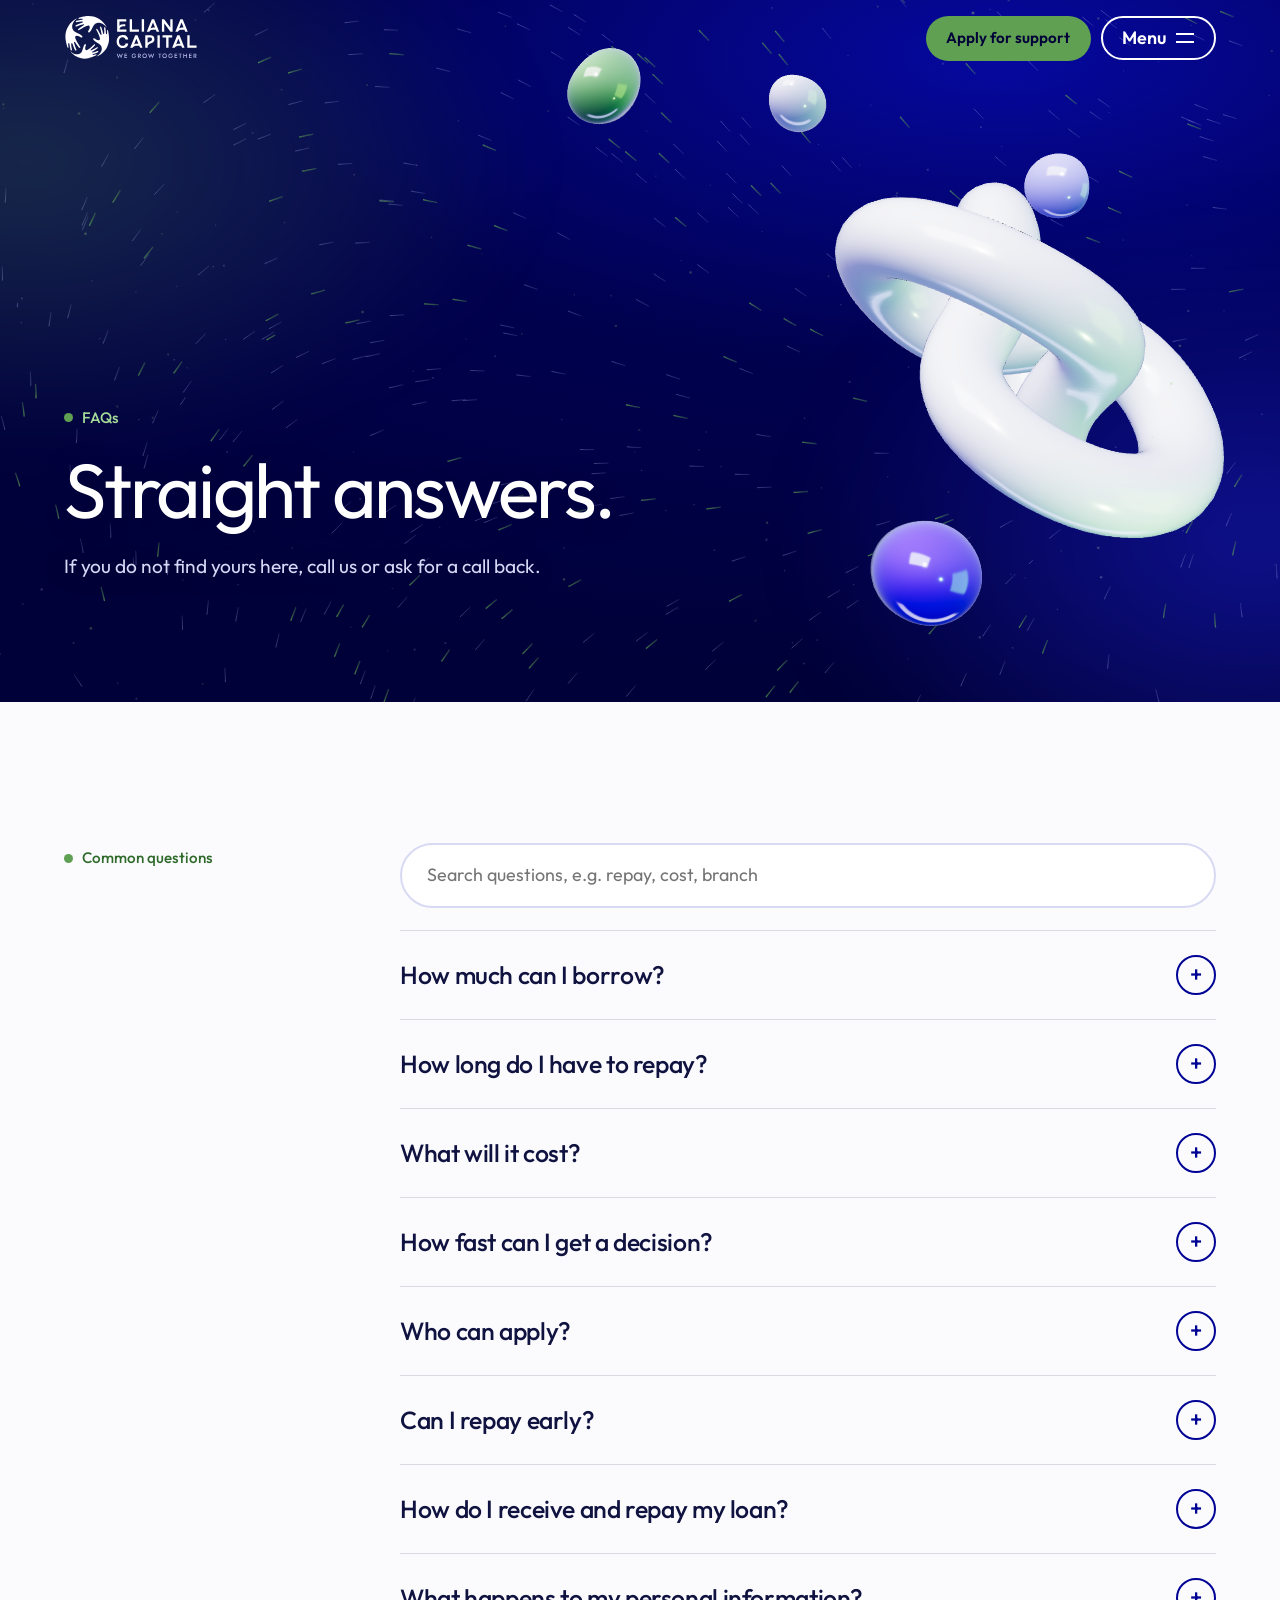
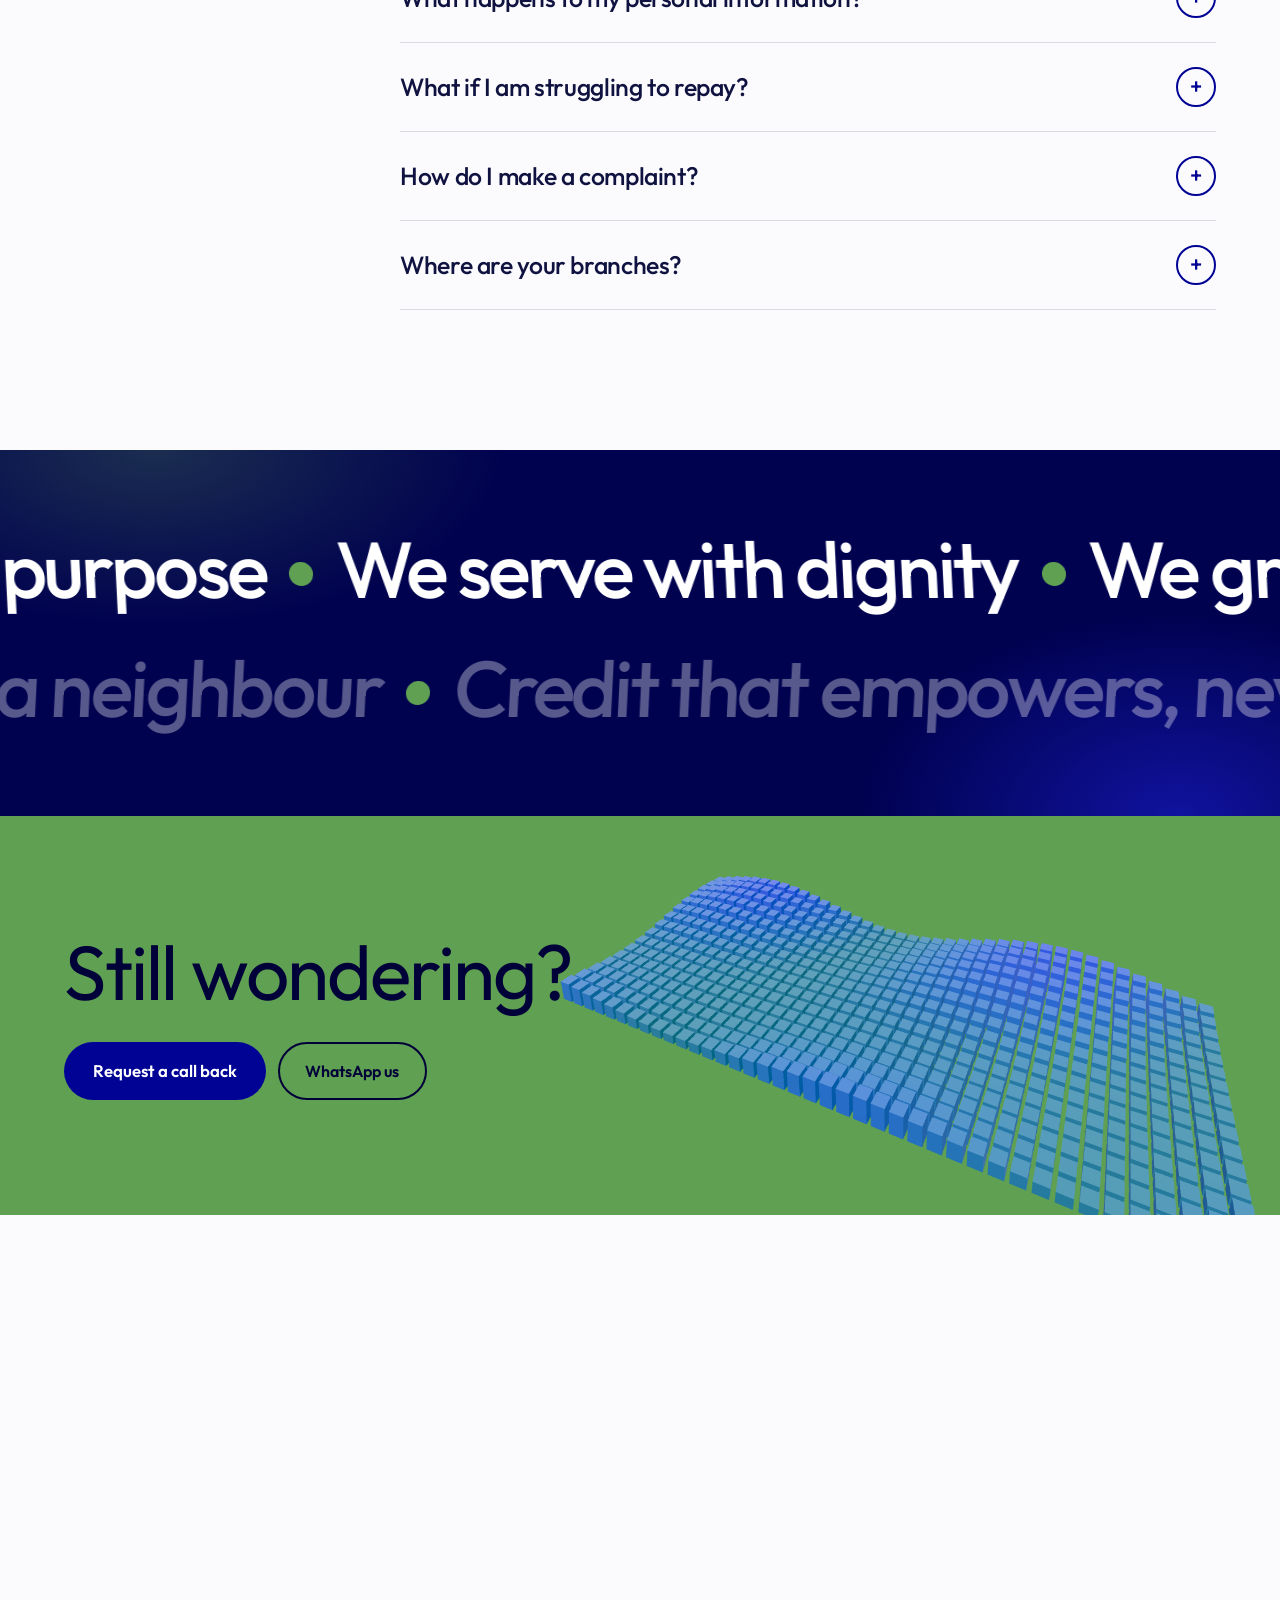
<file: faqs.html>
<!doctype html>
<html lang="en">
<head>
<meta charset="utf-8">
<meta name="viewport" content="width=device-width, initial-scale=1">
<title>FAQs | Eliana Capital</title>
<meta name="description" content="Answers about Eliana Capital loans: cost, repayment, eligibility, data protection and complaints.">
<meta property="og:title" content="FAQs | Eliana Capital"><meta property="og:description" content="Answers about Eliana Capital loans: cost, repayment, eligibility, data protection and complaints."><meta property="og:type" content="website">
<meta name="theme-color" content="#010395">
<link rel="icon" href="assets/favicon.svg" type="image/svg+xml">
<link rel="preconnect" href="https://fonts.googleapis.com"><link rel="preconnect" href="https://fonts.gstatic.com" crossorigin>
<link href="https://fonts.googleapis.com/css2?family=Outfit:wght@300;400;500;600;700&display=swap" rel="stylesheet">
<link rel="stylesheet" href="css/styles.css">
</head>
<body>
<div class="curtain" aria-hidden="true"><svg viewBox="-1.05 -1.05 2.1 2.1"><use href="#hands"/></svg></div>
<noscript><style>.curtain{display:none}</style></noscript>
<a class="skip" href="#main">Skip to content</a>
<svg width="0" height="0" style="position:absolute" aria-hidden="true" focusable="false"><defs>
<g id="hands"><path d="M-0.5421 -0.8071C-0.5138 -0.8379 -0.483 -0.8662 -0.4508 -0.893C-0.4995 -0.8702 -0.5468 -0.8428 -0.5923 -0.8108C-0.8623 -0.6204 -1.0 -0.3123 -0.9848 -0.005C-0.9817 0.0373 -0.977 0.0809 -0.9701 0.1255C-0.9552 0.2226 -0.9305 0.3249 -0.8929 0.4309C-0.8872 0.4468 -0.8787 0.4589 -0.8642 0.4573C-0.8462 0.4553 -0.8404 0.437 -0.8433 0.4225C-0.8638 0.321 -0.8613 0.2533 -0.8386 0.2442C-0.8255 0.2388 -0.8124 0.2438 -0.8025 0.2947C-0.7878 0.3706 -0.7735 0.4731 -0.7491 0.551C-0.744 0.5673 -0.7277 0.5849 -0.7036 0.5771C-0.6877 0.5719 -0.679 0.5518 -0.6857 0.5261C-0.7079 0.441 -0.7255 0.3503 -0.7182 0.2696C-0.7165 0.2501 -0.7062 0.242 -0.6956 0.242C-0.6833 0.242 -0.6747 0.2492 -0.664 0.2784C-0.6319 0.3665 -0.577 0.5302 -0.5308 0.5815C-0.5208 0.5927 -0.5078 0.594 -0.4955 0.5867C-0.4833 0.5794 -0.4786 0.5604 -0.4859 0.5401C-0.5093 0.4749 -0.5723 0.3313 -0.5963 0.2052C-0.5985 0.1935 -0.5862 0.1763 -0.5712 0.1813C-0.5466 0.1894 -0.4301 0.3817 -0.3684 0.4481C-0.3304 0.4888 -0.293 0.4665 -0.3125 0.423C-0.3293 0.3852 -0.3784 0.3224 -0.4196 0.2522C-0.4905 0.1312 -0.5581 -0.0073 -0.5413 -0.0453C-0.5137 -0.1076 -0.4138 -0.0891 -0.3497 -0.0561C-0.3001 -0.0305 -0.2547 0.0062 -0.2202 -0.0247C-0.1879 -0.0535 -0.232 -0.0949 -0.2964 -0.1371C-0.355 -0.1755 -0.4464 -0.216 -0.5332 -0.2616C-0.6337 -0.3143 -0.6927 -0.4234 -0.6792 -0.5361C-0.6789 -0.5386 -0.6786 -0.541 -0.6782 -0.5435C-0.664 -0.6429 -0.6101 -0.7332 -0.5421 -0.8071Z"/><path d="M0.818 -0.5441C0.8472 -0.5161 0.8738 -0.4859 0.8989 -0.4544C0.8779 -0.5017 0.8525 -0.5479 0.8226 -0.5923C0.6447 -0.8562 0.3507 -0.995 0.0545 -0.9866C0.0137 -0.9845 -0.0284 -0.9808 -0.0715 -0.9751C-0.1653 -0.9627 -0.2644 -0.941 -0.3672 -0.9069C-0.3827 -0.9017 -0.3944 -0.8938 -0.3932 -0.8798C-0.3916 -0.8624 -0.3741 -0.8564 -0.3602 -0.859C-0.262 -0.8766 -0.1968 -0.8729 -0.1884 -0.8509C-0.1836 -0.8381 -0.1887 -0.8255 -0.2379 -0.8171C-0.3113 -0.8044 -0.4103 -0.7928 -0.4857 -0.7708C-0.5016 -0.7662 -0.5189 -0.7509 -0.5118 -0.7275C-0.5072 -0.7121 -0.488 -0.7033 -0.4631 -0.7093C-0.3806 -0.729 -0.2929 -0.744 -0.2154 -0.7354C-0.1967 -0.7333 -0.189 -0.7233 -0.1893 -0.713C-0.1895 -0.7012 -0.1966 -0.693 -0.2249 -0.6834C-0.3104 -0.6542 -0.4692 -0.6047 -0.5196 -0.5612C-0.5306 -0.5517 -0.5321 -0.5393 -0.5253 -0.5273C-0.5185 -0.5154 -0.5003 -0.5105 -0.4806 -0.5171C-0.4173 -0.5383 -0.2777 -0.5961 -0.1558 -0.6167C-0.1445 -0.6186 -0.1282 -0.6064 -0.1333 -0.5921C-0.1416 -0.5685 -0.3292 -0.4602 -0.3944 -0.402C-0.4344 -0.3664 -0.4136 -0.3299 -0.3713 -0.3477C-0.3346 -0.3632 -0.2731 -0.4092 -0.2046 -0.4474C-0.0867 -0.5133 0.0481 -0.5756 0.0843 -0.5587C0.1438 -0.5308 0.124 -0.435 0.0908 -0.3738C0.0652 -0.3267 0.029 -0.2836 0.058 -0.2498C0.0851 -0.2182 0.1259 -0.2598 0.1678 -0.3209C0.206 -0.3766 0.2469 -0.4638 0.2925 -0.5465C0.3453 -0.6422 0.4516 -0.6969 0.5598 -0.6815C0.5621 -0.6812 0.5645 -0.6808 0.5669 -0.6804C0.6623 -0.6647 0.7482 -0.611 0.818 -0.5441Z"/><path d="M0.5132 0.7895C0.484 0.8154 0.4528 0.8386 0.4205 0.8604C0.4677 0.8439 0.5142 0.823 0.5593 0.7976C0.8273 0.647 0.9839 0.3747 0.9988 0.0888C1.0 0.0493 0.9997 0.0086 0.9976 -0.0334C0.9929 -0.1247 0.9798 -0.2217 0.9549 -0.3234C0.9512 -0.3387 0.9445 -0.3506 0.9309 -0.3505C0.914 -0.3504 0.9069 -0.334 0.9082 -0.3204C0.9176 -0.2245 0.909 -0.162 0.8871 -0.1557C0.8744 -0.152 0.8627 -0.1579 0.8584 -0.2059C0.8519 -0.2776 0.8484 -0.3738 0.8332 -0.4482C0.83 -0.4638 0.8166 -0.4816 0.7935 -0.4767C0.7783 -0.4734 0.7684 -0.4556 0.7722 -0.4312C0.7847 -0.3502 0.7924 -0.2646 0.778 -0.1906C0.7745 -0.1727 0.7643 -0.1662 0.7544 -0.1672C0.743 -0.1684 0.7358 -0.1759 0.7287 -0.2038C0.7072 -0.2884 0.6719 -0.4452 0.634 -0.4971C0.6257 -0.5084 0.6139 -0.5109 0.6018 -0.5052C0.5898 -0.4996 0.5837 -0.4825 0.5885 -0.463C0.604 -0.4004 0.6488 -0.2615 0.659 -0.1425C0.66 -0.1315 0.647 -0.1167 0.6336 -0.1227C0.6115 -0.1326 0.5219 -0.3216 0.471 -0.3889C0.4397 -0.4302 0.403 -0.4131 0.4168 -0.371C0.4289 -0.3344 0.4684 -0.2716 0.4999 -0.2027C0.5541 -0.084 0.6036 0.0506 0.5845 0.0841C0.553 0.1393 0.4623 0.1127 0.406 0.076C0.3625 0.0477 0.324 0.0094 0.2891 0.0347C0.2565 0.0584 0.2934 0.1009 0.349 0.1461C0.3997 0.1871 0.4805 0.2333 0.5565 0.2836C0.6445 0.342 0.6889 0.4485 0.6657 0.5515C0.6652 0.5538 0.6647 0.5561 0.6641 0.5583C0.6415 0.649 0.5831 0.7275 0.5132 0.7895Z"/><path d="M-0.6783 0.6816C-0.7083 0.6622 -0.7365 0.6404 -0.7637 0.6173C-0.7375 0.6549 -0.7076 0.6908 -0.6741 0.7243C-0.4749 0.9239 -0.1958 0.995 0.0604 0.9377C0.0955 0.9291 0.1314 0.9187 0.168 0.9065C0.2475 0.8799 0.3299 0.8443 0.4136 0.7973C0.4262 0.7902 0.4351 0.7814 0.4316 0.7694C0.4274 0.7545 0.4111 0.7523 0.3994 0.7568C0.317 0.7887 0.2597 0.7965 0.2487 0.7788C0.2424 0.7685 0.2447 0.7567 0.286 0.741C0.3477 0.7177 0.4319 0.6908 0.4938 0.659C0.5068 0.6523 0.5192 0.6362 0.5092 0.617C0.5025 0.6043 0.4843 0.6 0.4637 0.6093C0.3953 0.6403 0.3216 0.6682 0.2527 0.6738C0.2361 0.6752 0.2277 0.6677 0.2262 0.6588C0.2244 0.6484 0.2292 0.6401 0.2522 0.627C0.3216 0.5872 0.4514 0.5173 0.4879 0.471C0.4958 0.4609 0.4951 0.4499 0.4871 0.4406C0.4792 0.4314 0.4626 0.4302 0.4466 0.4393C0.3951 0.4684 0.2834 0.5422 0.1809 0.5806C0.1714 0.5842 0.1551 0.5763 0.1571 0.563C0.1604 0.5411 0.3052 0.4153 0.3521 0.3537C0.3809 0.316 0.3567 0.2877 0.3229 0.3103C0.2936 0.33 0.2479 0.3804 0.1948 0.4252C0.1033 0.5024 -0.0034 0.5793 -0.0377 0.5706C-0.0941 0.5565 -0.0931 0.4698 -0.0745 0.411C-0.0602 0.3656 -0.036 0.3221 -0.0669 0.2976C-0.0958 0.2746 -0.1243 0.3177 -0.1504 0.378C-0.1743 0.4328 -0.1951 0.5156 -0.2208 0.5952C-0.2506 0.6873 -0.3338 0.7527 -0.4305 0.7576C-0.4326 0.7578 -0.4347 0.7578 -0.4369 0.7579C-0.5225 0.7603 -0.6063 0.7281 -0.6783 0.6816Z"/></g>
</defs></svg>
<header class="hdr"><div class="container">
<a class="logo " href="index.html" aria-label="Eliana Capital, home"><img class="logo-on-dark" src="assets/logo-white.svg" alt="Eliana Capital, we grow together" width="134" height="46"><img class="logo-on-light" src="assets/logo-color.svg" alt="" width="134" height="46" aria-hidden="true"></a>
<div class="hdr-right"><a class="btn btn-sm" href="contact.html#apply">Apply for support</a>
<button class="menu-btn" type="button" aria-expanded="false" aria-controls="menu"><span>Menu</span><i></i></button></div>
</div></header>
<nav class="menu" id="menu" aria-label="Main">
<ul><li><a href="index.html">Home</a></li><li><a href="about.html">About us</a></li><li><a href="services.html">Our services</a></li><li><a href="how-it-works.html">How it works</a></li><li><a href="customer-stories.html">Customer stories</a></li><li><a href="faqs.html" aria-current="page">FAQs</a></li><li><a href="contact.html">Contact us</a></li></ul>
<aside><h2>Talk to us</h2><p><a href="tel:+254721881177">+254 721881177</a><br><a href="https://wa.me/254721881177">WhatsApp us</a><br><a href="mailto:support@eliana-capital.com">support@eliana-capital.com</a></p>
<h2>Find us</h2><p>Kawangware, Utawala, Thika<br>Head office, Nairobi</p></aside>
</nav>
<main id="main">
<section class="phero"><canvas data-flow aria-hidden="true"></canvas><canvas data-scene="page" data-variant="knot" aria-hidden="true"></canvas><div class="container">
<p class="label">FAQs</p><h1>Straight answers.</h1><p class="lead">If you do not find yours here, call us or ask for a call back.</p></div></section>

<section class="sec"><div class="container grid-label"><div><p class="label">Common questions</p></div><div><label class="sr" for="faq-q">Search the questions</label><input class="faq-search" id="faq-q" type="search" placeholder="Search questions, e.g. repay, cost, branch" autocomplete="off"><div class="faq"><details><summary>How much can I borrow?</summary><div class="ans"><p>Imaarika loans range from KES 5,000 to KES 15,000, sized to what your business can comfortably repay.</p></div></details><details><summary>How long do I have to repay?</summary><div class="ans"><p>Up to 30 days, with daily repayments. Daily instalments are small, so they fit the way market and shop income arrives.</p></div></details><details><summary>What will it cost?</summary><div class="ans"><p>A KES 500 processing fee and 27% interest. Any penalties are stated up front, and there are no hidden charges. You see the full price before you accept, and you decide.</p></div></details><details><summary>How fast can I get a decision?</summary><div class="ans"><p>Our target is two hours on a complete application. We never skip identity checks, affordability or approval, so an incomplete file takes longer.</p></div></details><details><summary>Who can apply?</summary><div class="ans"><p>Micro and small business owners, informal-sector earners with genuine cash flow, and households that need short-term working capital. We are especially glad to back women entrepreneurs.</p></div></details><details><summary>Can I repay early?</summary><div class="ans"><p>Yes. Early repayment is welcome and carries no punitive charges. Good repayment also earns you faster access the next time you need support.</p></div></details><details><summary>How do I receive and repay my loan?</summary><div class="ans"><p>Our systems settle by mobile money, so you do not need to queue for cash. Your loan officer will walk you through it.</p></div></details><details><summary>What happens to my personal information?</summary><div class="ans"><p>We collect what we need to assess and serve you, explain why in our <a href="privacy.html">privacy notice</a>, and handle your data as carefully as your money.</p></div></details><details><summary>What if I am struggling to repay?</summary><div class="ans"><p>Talk to us early. We follow up firmly and courteously, and we never intimidate a customer.</p></div></details><details><summary>How do I make a complaint?</summary><div class="ans"><p>Use the <a href="contact.html#complaint">complaint form</a>, call us, or send a WhatsApp message. Every complaint is recorded so it cannot get lost.</p></div></details><details><summary>Where are your branches?</summary><div class="ans"><p>Kawangware, Utawala and Thika, with our head office in Nairobi. Six more branches are planned.</p></div></details></div><p class="faq-none" hidden>No match yet. Call us or ask for a call back and we will answer.</p></div></div></section>
<section class="vel" aria-hidden="true">
<div class="vel-row" data-dir="-1"><div class="vel-track"><div class="vel-group"><span>We lend with purpose</span><i></i><span>We serve with dignity</span><i></i><span>We grow together</span><i></i></div></div></div>
<div class="vel-row vel-row--out" data-dir="1"><div class="vel-track"><div class="vel-group"><span>Credit that empowers, never traps</span><i></i><span>Fast as a digital lender</span><i></i><span>Known to you like a neighbour</span><i></i></div></div></div>
</section><section class="cta sec--green"><canvas data-scene="wave" aria-hidden="true"></canvas><div class="container wrap"><h2>Still wondering?</h2>
<div class="btn-row"><a class="btn btn-blue" href="contact.html#callback">Request a call back</a><a class="btn btn-line" href="https://wa.me/254721881177">WhatsApp us</a></div></div></section>
</main>
<footer class="foot">
<div class="container foot-grid">
<div><a class="logo logo--foot" href="index.html" aria-label="Eliana Capital, home"><img class="logo-on-dark" src="assets/logo-white.svg" alt="Eliana Capital, we grow together" width="134" height="46"><img class="logo-on-light" src="assets/logo-color.svg" alt="" width="134" height="46" aria-hidden="true"></a><p class="tag">Accessible, responsible lending for the people who keep Kenya's markets moving.</p></div>
<div><h2>Explore</h2><ul><li><a href="index.html">Home</a></li><li><a href="about.html">About us</a></li><li><a href="services.html">Our services</a></li><li><a href="how-it-works.html">How it works</a></li><li><a href="customer-stories.html">Customer stories</a></li><li><a href="faqs.html">FAQs</a></li><li><a href="contact.html">Contact us</a></li></ul></div>
<div><h2>Reach us</h2><ul><li><a href="tel:+254721881177">+254 721881177</a></li><li><a href="https://wa.me/254721881177">WhatsApp</a></li><li><a href="mailto:support@eliana-capital.com">support@eliana-capital.com</a></li></ul></div>
<div><h2>Good to know</h2><ul><li><a href="privacy.html">Privacy notice</a></li><li><a href="terms.html">Terms of use</a></li><li><a href="accessibility.html">Accessibility statement</a></li><li><a href="contact.html#complaint">Make a complaint</a></li><li><a href="faqs.html">Questions about pricing</a></li></ul></div>
</div>
<div class="foot-word" aria-hidden="true">Eliana</div>
<div class="foot-base"><div class="container" style="display:flex;flex-wrap:wrap;justify-content:space-between;gap:12px"><span>&copy; <span data-year>2026</span> Eliana Capital Limited. We grow together.</span><span class="foot-legal"><a href="privacy.html">Privacy</a><a href="terms.html">Terms</a><a href="accessibility.html">Accessibility</a></span></div></div>
</footer>
<script src="assets/vendor/three.min.js"></script>
<script src="js/scene3d.js"></script>
<script src="js/main.js"></script>
<script src="js/fx.js"></script>
<script src="js/flow.js"></script>
<script src="js/motion.js"></script>
<script src="js/touch.js"></script>
<script src="js/swipe.js"></script>
</body>
</html>
</file>
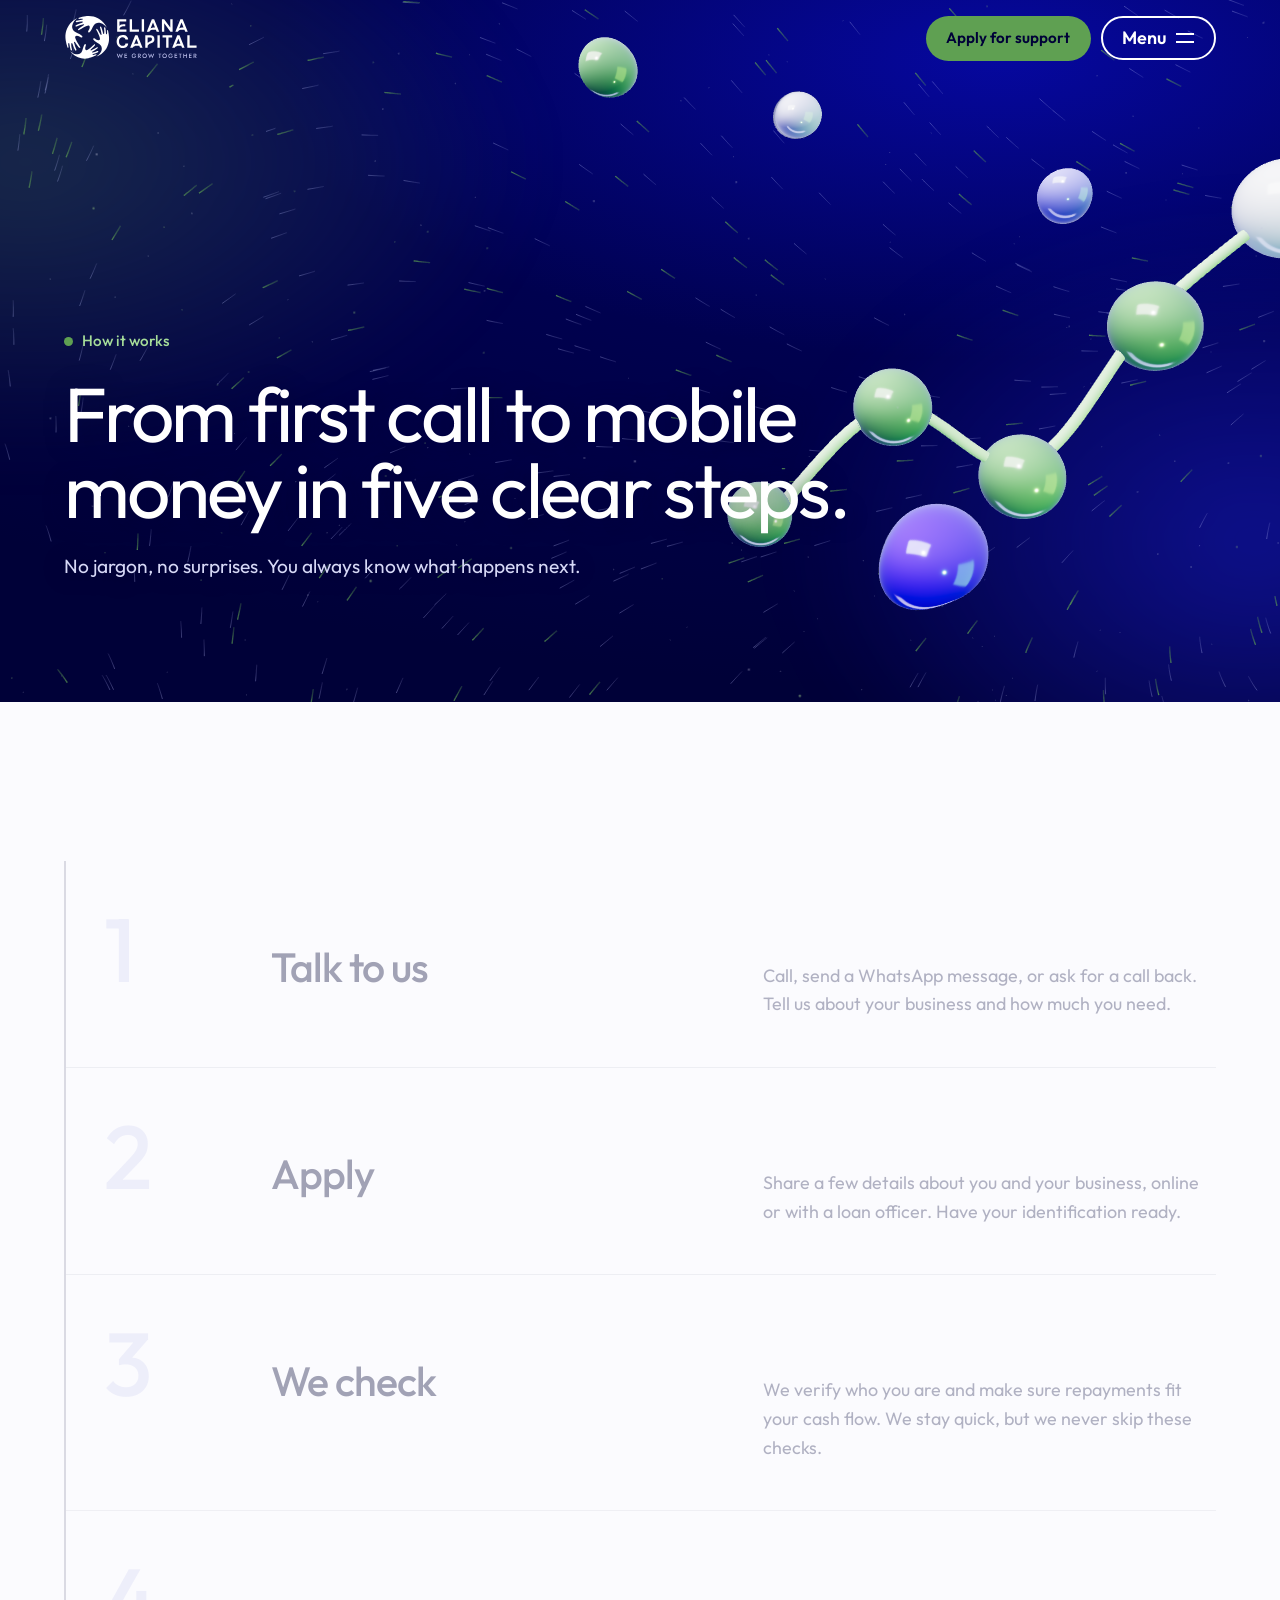
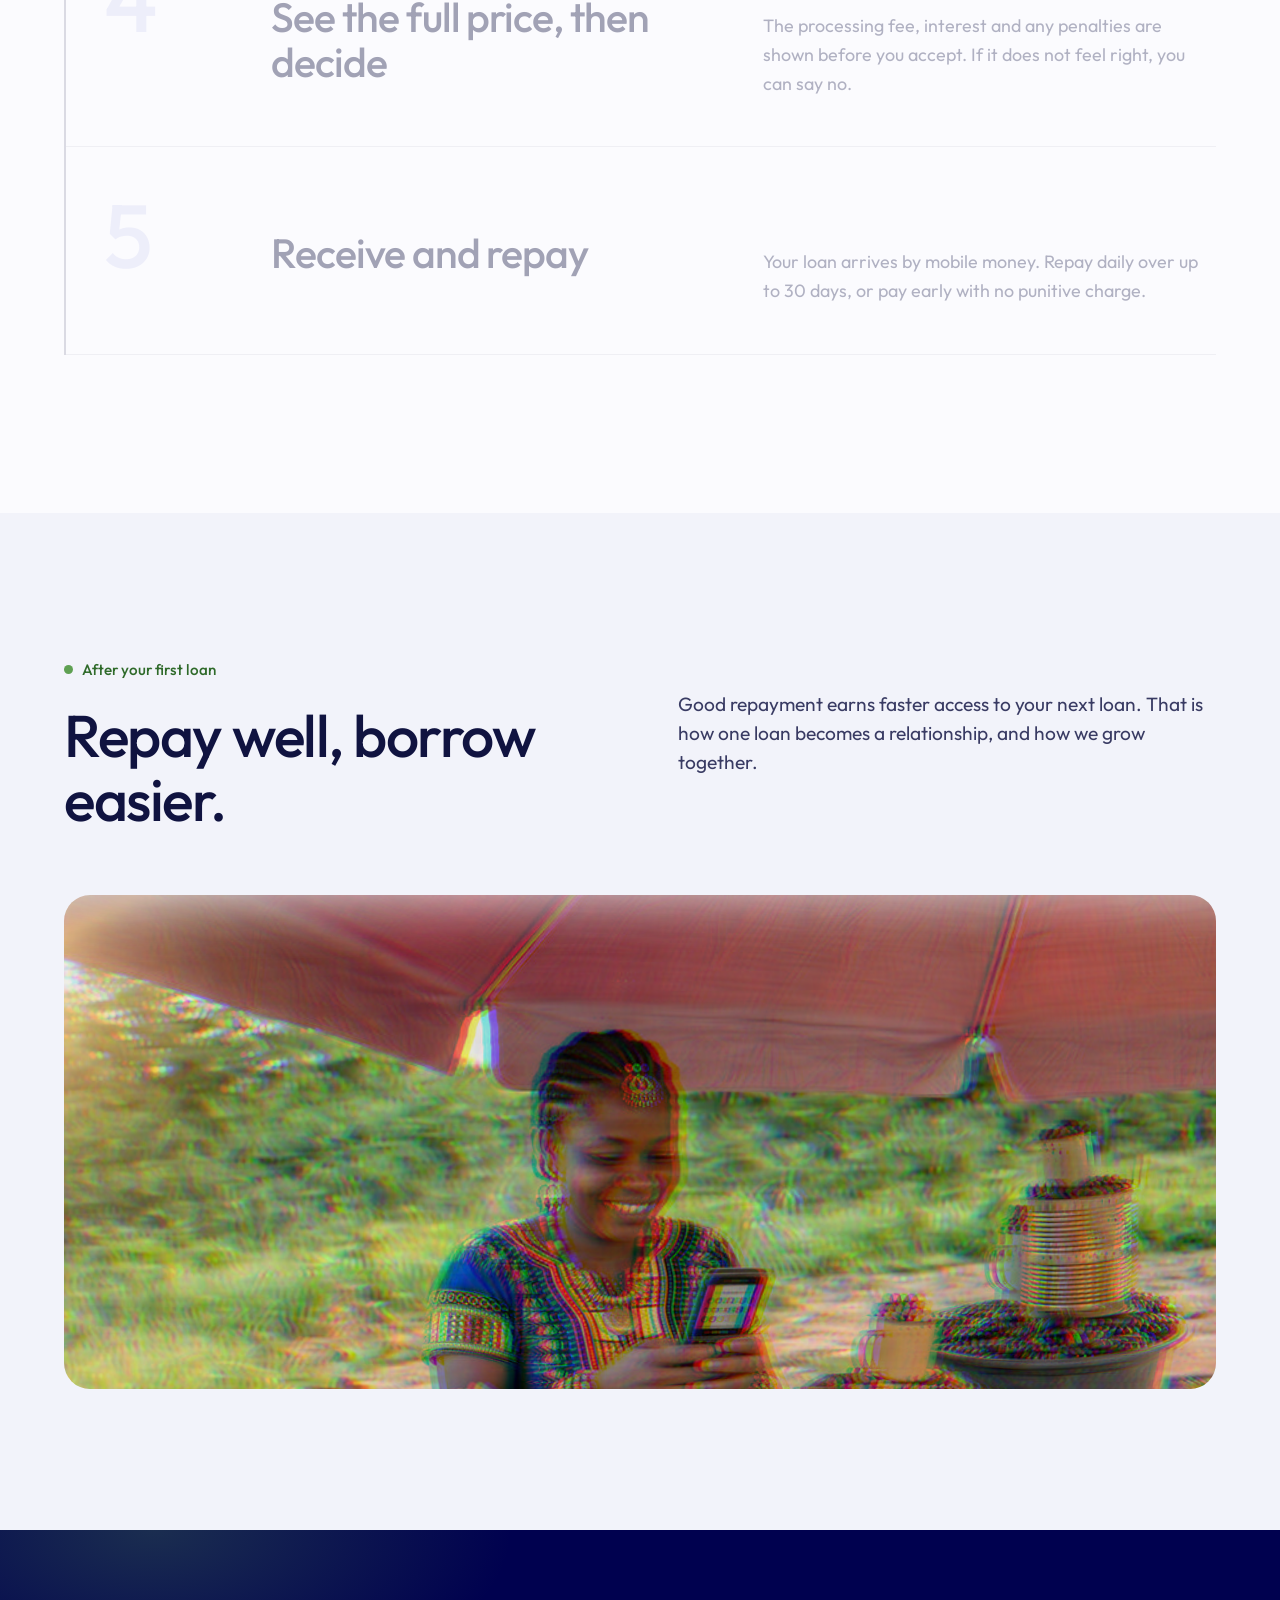
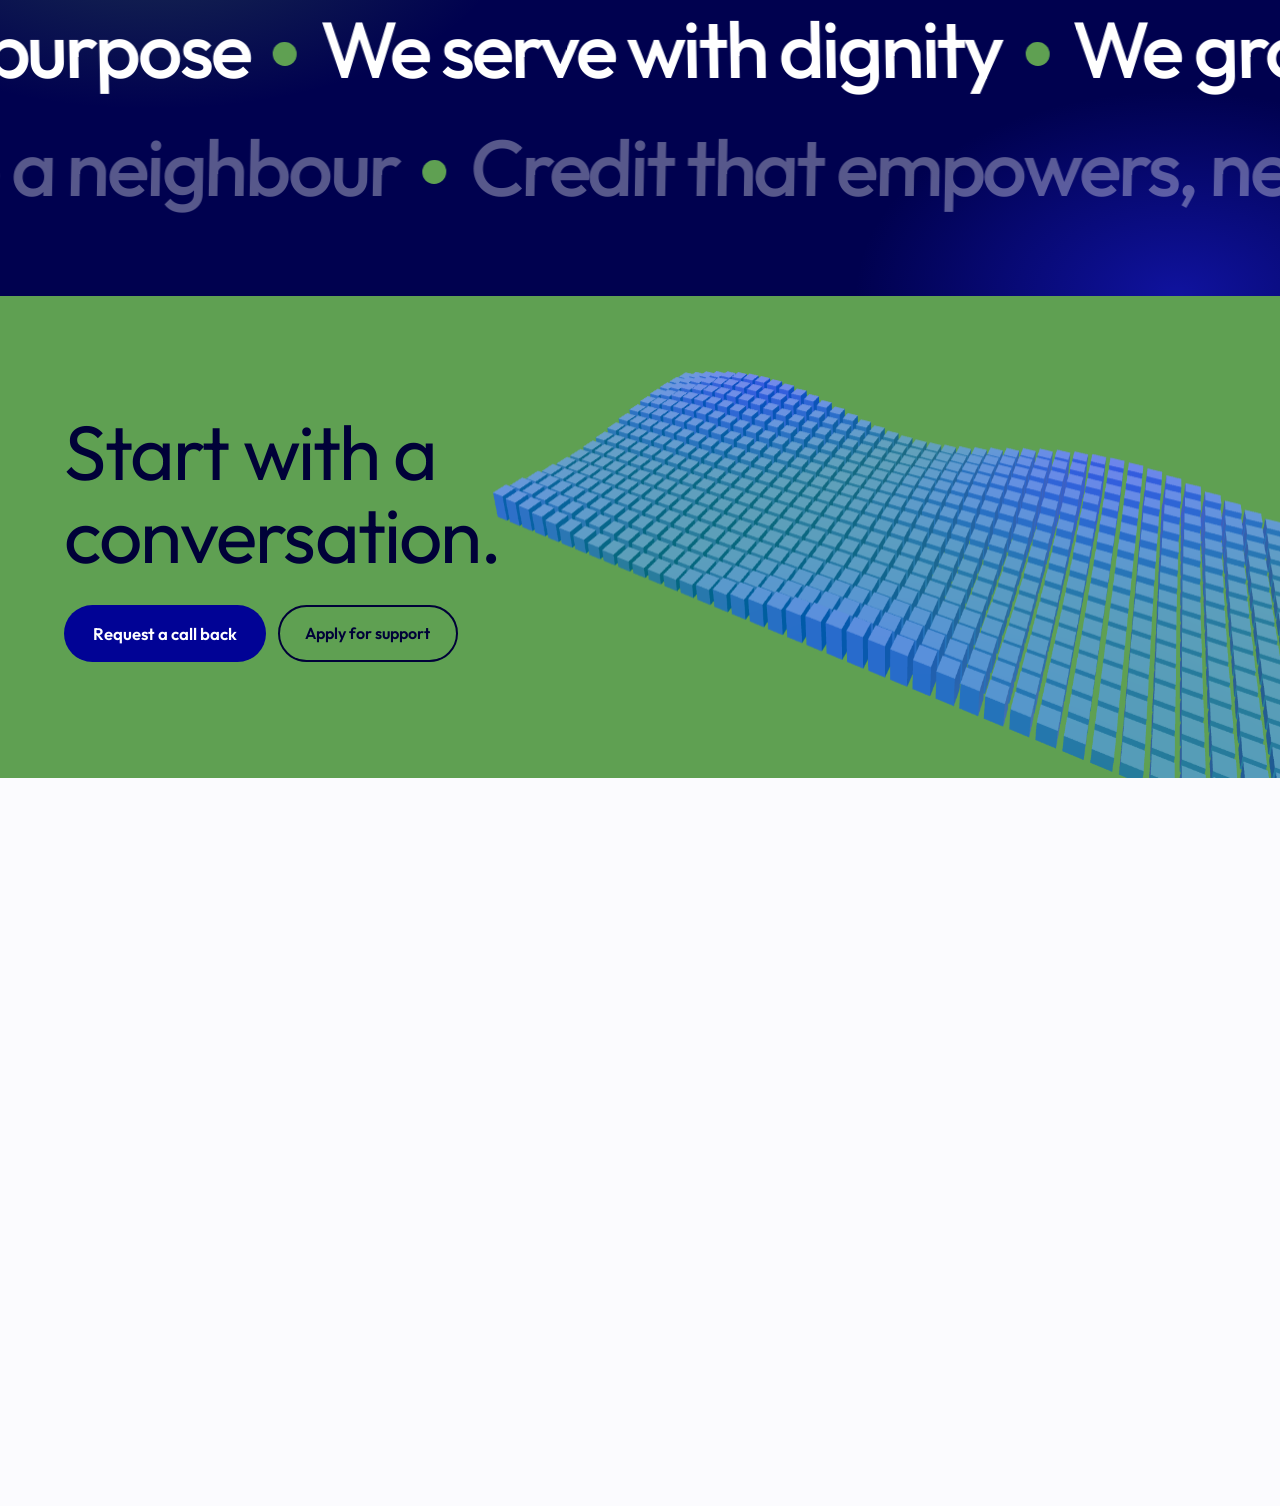
<file: how-it-works.html>
<!doctype html>
<html lang="en">
<head>
<meta charset="utf-8">
<meta name="viewport" content="width=device-width, initial-scale=1">
<title>How it works | Eliana Capital</title>
<meta name="description" content="How to get an Eliana Capital loan: talk to us, apply, get checked, see the full price, then receive and repay by mobile money.">
<meta property="og:title" content="How it works | Eliana Capital"><meta property="og:description" content="How to get an Eliana Capital loan: talk to us, apply, get checked, see the full price, then receive and repay by mobile money."><meta property="og:type" content="website">
<meta name="theme-color" content="#010395">
<link rel="icon" href="assets/favicon.svg" type="image/svg+xml">
<link rel="preconnect" href="https://fonts.googleapis.com"><link rel="preconnect" href="https://fonts.gstatic.com" crossorigin>
<link href="https://fonts.googleapis.com/css2?family=Outfit:wght@300;400;500;600;700&display=swap" rel="stylesheet">
<link rel="stylesheet" href="css/styles.css">
</head>
<body>
<div class="curtain" aria-hidden="true"><svg viewBox="-1.05 -1.05 2.1 2.1"><use href="#hands"/></svg></div>
<noscript><style>.curtain{display:none}</style></noscript>
<a class="skip" href="#main">Skip to content</a>
<svg width="0" height="0" style="position:absolute" aria-hidden="true" focusable="false"><defs>
<g id="hands"><path d="M-0.5421 -0.8071C-0.5138 -0.8379 -0.483 -0.8662 -0.4508 -0.893C-0.4995 -0.8702 -0.5468 -0.8428 -0.5923 -0.8108C-0.8623 -0.6204 -1.0 -0.3123 -0.9848 -0.005C-0.9817 0.0373 -0.977 0.0809 -0.9701 0.1255C-0.9552 0.2226 -0.9305 0.3249 -0.8929 0.4309C-0.8872 0.4468 -0.8787 0.4589 -0.8642 0.4573C-0.8462 0.4553 -0.8404 0.437 -0.8433 0.4225C-0.8638 0.321 -0.8613 0.2533 -0.8386 0.2442C-0.8255 0.2388 -0.8124 0.2438 -0.8025 0.2947C-0.7878 0.3706 -0.7735 0.4731 -0.7491 0.551C-0.744 0.5673 -0.7277 0.5849 -0.7036 0.5771C-0.6877 0.5719 -0.679 0.5518 -0.6857 0.5261C-0.7079 0.441 -0.7255 0.3503 -0.7182 0.2696C-0.7165 0.2501 -0.7062 0.242 -0.6956 0.242C-0.6833 0.242 -0.6747 0.2492 -0.664 0.2784C-0.6319 0.3665 -0.577 0.5302 -0.5308 0.5815C-0.5208 0.5927 -0.5078 0.594 -0.4955 0.5867C-0.4833 0.5794 -0.4786 0.5604 -0.4859 0.5401C-0.5093 0.4749 -0.5723 0.3313 -0.5963 0.2052C-0.5985 0.1935 -0.5862 0.1763 -0.5712 0.1813C-0.5466 0.1894 -0.4301 0.3817 -0.3684 0.4481C-0.3304 0.4888 -0.293 0.4665 -0.3125 0.423C-0.3293 0.3852 -0.3784 0.3224 -0.4196 0.2522C-0.4905 0.1312 -0.5581 -0.0073 -0.5413 -0.0453C-0.5137 -0.1076 -0.4138 -0.0891 -0.3497 -0.0561C-0.3001 -0.0305 -0.2547 0.0062 -0.2202 -0.0247C-0.1879 -0.0535 -0.232 -0.0949 -0.2964 -0.1371C-0.355 -0.1755 -0.4464 -0.216 -0.5332 -0.2616C-0.6337 -0.3143 -0.6927 -0.4234 -0.6792 -0.5361C-0.6789 -0.5386 -0.6786 -0.541 -0.6782 -0.5435C-0.664 -0.6429 -0.6101 -0.7332 -0.5421 -0.8071Z"/><path d="M0.818 -0.5441C0.8472 -0.5161 0.8738 -0.4859 0.8989 -0.4544C0.8779 -0.5017 0.8525 -0.5479 0.8226 -0.5923C0.6447 -0.8562 0.3507 -0.995 0.0545 -0.9866C0.0137 -0.9845 -0.0284 -0.9808 -0.0715 -0.9751C-0.1653 -0.9627 -0.2644 -0.941 -0.3672 -0.9069C-0.3827 -0.9017 -0.3944 -0.8938 -0.3932 -0.8798C-0.3916 -0.8624 -0.3741 -0.8564 -0.3602 -0.859C-0.262 -0.8766 -0.1968 -0.8729 -0.1884 -0.8509C-0.1836 -0.8381 -0.1887 -0.8255 -0.2379 -0.8171C-0.3113 -0.8044 -0.4103 -0.7928 -0.4857 -0.7708C-0.5016 -0.7662 -0.5189 -0.7509 -0.5118 -0.7275C-0.5072 -0.7121 -0.488 -0.7033 -0.4631 -0.7093C-0.3806 -0.729 -0.2929 -0.744 -0.2154 -0.7354C-0.1967 -0.7333 -0.189 -0.7233 -0.1893 -0.713C-0.1895 -0.7012 -0.1966 -0.693 -0.2249 -0.6834C-0.3104 -0.6542 -0.4692 -0.6047 -0.5196 -0.5612C-0.5306 -0.5517 -0.5321 -0.5393 -0.5253 -0.5273C-0.5185 -0.5154 -0.5003 -0.5105 -0.4806 -0.5171C-0.4173 -0.5383 -0.2777 -0.5961 -0.1558 -0.6167C-0.1445 -0.6186 -0.1282 -0.6064 -0.1333 -0.5921C-0.1416 -0.5685 -0.3292 -0.4602 -0.3944 -0.402C-0.4344 -0.3664 -0.4136 -0.3299 -0.3713 -0.3477C-0.3346 -0.3632 -0.2731 -0.4092 -0.2046 -0.4474C-0.0867 -0.5133 0.0481 -0.5756 0.0843 -0.5587C0.1438 -0.5308 0.124 -0.435 0.0908 -0.3738C0.0652 -0.3267 0.029 -0.2836 0.058 -0.2498C0.0851 -0.2182 0.1259 -0.2598 0.1678 -0.3209C0.206 -0.3766 0.2469 -0.4638 0.2925 -0.5465C0.3453 -0.6422 0.4516 -0.6969 0.5598 -0.6815C0.5621 -0.6812 0.5645 -0.6808 0.5669 -0.6804C0.6623 -0.6647 0.7482 -0.611 0.818 -0.5441Z"/><path d="M0.5132 0.7895C0.484 0.8154 0.4528 0.8386 0.4205 0.8604C0.4677 0.8439 0.5142 0.823 0.5593 0.7976C0.8273 0.647 0.9839 0.3747 0.9988 0.0888C1.0 0.0493 0.9997 0.0086 0.9976 -0.0334C0.9929 -0.1247 0.9798 -0.2217 0.9549 -0.3234C0.9512 -0.3387 0.9445 -0.3506 0.9309 -0.3505C0.914 -0.3504 0.9069 -0.334 0.9082 -0.3204C0.9176 -0.2245 0.909 -0.162 0.8871 -0.1557C0.8744 -0.152 0.8627 -0.1579 0.8584 -0.2059C0.8519 -0.2776 0.8484 -0.3738 0.8332 -0.4482C0.83 -0.4638 0.8166 -0.4816 0.7935 -0.4767C0.7783 -0.4734 0.7684 -0.4556 0.7722 -0.4312C0.7847 -0.3502 0.7924 -0.2646 0.778 -0.1906C0.7745 -0.1727 0.7643 -0.1662 0.7544 -0.1672C0.743 -0.1684 0.7358 -0.1759 0.7287 -0.2038C0.7072 -0.2884 0.6719 -0.4452 0.634 -0.4971C0.6257 -0.5084 0.6139 -0.5109 0.6018 -0.5052C0.5898 -0.4996 0.5837 -0.4825 0.5885 -0.463C0.604 -0.4004 0.6488 -0.2615 0.659 -0.1425C0.66 -0.1315 0.647 -0.1167 0.6336 -0.1227C0.6115 -0.1326 0.5219 -0.3216 0.471 -0.3889C0.4397 -0.4302 0.403 -0.4131 0.4168 -0.371C0.4289 -0.3344 0.4684 -0.2716 0.4999 -0.2027C0.5541 -0.084 0.6036 0.0506 0.5845 0.0841C0.553 0.1393 0.4623 0.1127 0.406 0.076C0.3625 0.0477 0.324 0.0094 0.2891 0.0347C0.2565 0.0584 0.2934 0.1009 0.349 0.1461C0.3997 0.1871 0.4805 0.2333 0.5565 0.2836C0.6445 0.342 0.6889 0.4485 0.6657 0.5515C0.6652 0.5538 0.6647 0.5561 0.6641 0.5583C0.6415 0.649 0.5831 0.7275 0.5132 0.7895Z"/><path d="M-0.6783 0.6816C-0.7083 0.6622 -0.7365 0.6404 -0.7637 0.6173C-0.7375 0.6549 -0.7076 0.6908 -0.6741 0.7243C-0.4749 0.9239 -0.1958 0.995 0.0604 0.9377C0.0955 0.9291 0.1314 0.9187 0.168 0.9065C0.2475 0.8799 0.3299 0.8443 0.4136 0.7973C0.4262 0.7902 0.4351 0.7814 0.4316 0.7694C0.4274 0.7545 0.4111 0.7523 0.3994 0.7568C0.317 0.7887 0.2597 0.7965 0.2487 0.7788C0.2424 0.7685 0.2447 0.7567 0.286 0.741C0.3477 0.7177 0.4319 0.6908 0.4938 0.659C0.5068 0.6523 0.5192 0.6362 0.5092 0.617C0.5025 0.6043 0.4843 0.6 0.4637 0.6093C0.3953 0.6403 0.3216 0.6682 0.2527 0.6738C0.2361 0.6752 0.2277 0.6677 0.2262 0.6588C0.2244 0.6484 0.2292 0.6401 0.2522 0.627C0.3216 0.5872 0.4514 0.5173 0.4879 0.471C0.4958 0.4609 0.4951 0.4499 0.4871 0.4406C0.4792 0.4314 0.4626 0.4302 0.4466 0.4393C0.3951 0.4684 0.2834 0.5422 0.1809 0.5806C0.1714 0.5842 0.1551 0.5763 0.1571 0.563C0.1604 0.5411 0.3052 0.4153 0.3521 0.3537C0.3809 0.316 0.3567 0.2877 0.3229 0.3103C0.2936 0.33 0.2479 0.3804 0.1948 0.4252C0.1033 0.5024 -0.0034 0.5793 -0.0377 0.5706C-0.0941 0.5565 -0.0931 0.4698 -0.0745 0.411C-0.0602 0.3656 -0.036 0.3221 -0.0669 0.2976C-0.0958 0.2746 -0.1243 0.3177 -0.1504 0.378C-0.1743 0.4328 -0.1951 0.5156 -0.2208 0.5952C-0.2506 0.6873 -0.3338 0.7527 -0.4305 0.7576C-0.4326 0.7578 -0.4347 0.7578 -0.4369 0.7579C-0.5225 0.7603 -0.6063 0.7281 -0.6783 0.6816Z"/></g>
</defs></svg>
<header class="hdr"><div class="container">
<a class="logo " href="index.html" aria-label="Eliana Capital, home"><img class="logo-on-dark" src="assets/logo-white.svg" alt="Eliana Capital, we grow together" width="134" height="46"><img class="logo-on-light" src="assets/logo-color.svg" alt="" width="134" height="46" aria-hidden="true"></a>
<div class="hdr-right"><a class="btn btn-sm" href="contact.html#apply">Apply for support</a>
<button class="menu-btn" type="button" aria-expanded="false" aria-controls="menu"><span>Menu</span><i></i></button></div>
</div></header>
<nav class="menu" id="menu" aria-label="Main">
<ul><li><a href="index.html">Home</a></li><li><a href="about.html">About us</a></li><li><a href="services.html">Our services</a></li><li><a href="how-it-works.html" aria-current="page">How it works</a></li><li><a href="customer-stories.html">Customer stories</a></li><li><a href="faqs.html">FAQs</a></li><li><a href="contact.html">Contact us</a></li></ul>
<aside><h2>Talk to us</h2><p><a href="tel:+254721881177">+254 721881177</a><br><a href="https://wa.me/254721881177">WhatsApp us</a><br><a href="mailto:support@eliana-capital.com">support@eliana-capital.com</a></p>
<h2>Find us</h2><p>Kawangware, Utawala, Thika<br>Head office, Nairobi</p></aside>
</nav>
<main id="main">
<section class="phero"><canvas data-flow aria-hidden="true"></canvas><canvas data-scene="page" data-variant="path" aria-hidden="true"></canvas><div class="container">
<p class="label">How it works</p><h1>From first call to mobile money in five clear steps.</h1><p class="lead">No jargon, no surprises. You always know what happens next.</p></div></section>

<section class="sec"><div class="container"><ol class="steps" style="padding:0;list-style:none"><li class='step'><h3>Talk to us</h3><p>Call, send a WhatsApp message, or ask for a call back. Tell us about your business and how much you need.</p></li><li class='step'><h3>Apply</h3><p>Share a few details about you and your business, online or with a loan officer. Have your identification ready.</p></li><li class='step'><h3>We check</h3><p>We verify who you are and make sure repayments fit your cash flow. We stay quick, but we never skip these checks.</p></li><li class='step'><h3>See the full price, then decide</h3><p>The processing fee, interest and any penalties are shown before you accept. If it does not feel right, you can say no.</p></li><li class='step'><h3>Receive and repay</h3><p>Your loan arrives by mobile money. Repay daily over up to 30 days, or pay early with no punitive charge.</p></li></ol></div></section>
<section class="sec sec--mist"><div class="container grid-2" style="align-items:center">
<div><p class="label">After your first loan</p><h2>Repay well, borrow easier.</h2></div>
<p class="lead">Good repayment earns faster access to your next loan. That is how one loan becomes a relationship, and how we grow together.</p></div>
<div class="container" style="margin-top:clamp(36px,5vw,72px)"><figure class="photo has-img photo--banner" data-tilt><img src="assets/shop.jpg" alt="A roadside seller smiling at her phone with bowls of groundnuts in front of her" loading="lazy" style="object-position:50% 35%"></figure></div></section>
<section class="vel" aria-hidden="true">
<div class="vel-row" data-dir="-1"><div class="vel-track"><div class="vel-group"><span>We lend with purpose</span><i></i><span>We serve with dignity</span><i></i><span>We grow together</span><i></i></div></div></div>
<div class="vel-row vel-row--out" data-dir="1"><div class="vel-track"><div class="vel-group"><span>Credit that empowers, never traps</span><i></i><span>Fast as a digital lender</span><i></i><span>Known to you like a neighbour</span><i></i></div></div></div>
</section><section class="cta sec--green"><canvas data-scene="wave" aria-hidden="true"></canvas><div class="container wrap"><h2>Start with a conversation.</h2>
<div class="btn-row"><a class="btn btn-blue" href="contact.html#callback">Request a call back</a><a class="btn btn-line" href="contact.html#apply">Apply for support</a></div></div></section>
</main>
<footer class="foot">
<div class="container foot-grid">
<div><a class="logo logo--foot" href="index.html" aria-label="Eliana Capital, home"><img class="logo-on-dark" src="assets/logo-white.svg" alt="Eliana Capital, we grow together" width="134" height="46"><img class="logo-on-light" src="assets/logo-color.svg" alt="" width="134" height="46" aria-hidden="true"></a><p class="tag">Accessible, responsible lending for the people who keep Kenya's markets moving.</p></div>
<div><h2>Explore</h2><ul><li><a href="index.html">Home</a></li><li><a href="about.html">About us</a></li><li><a href="services.html">Our services</a></li><li><a href="how-it-works.html">How it works</a></li><li><a href="customer-stories.html">Customer stories</a></li><li><a href="faqs.html">FAQs</a></li><li><a href="contact.html">Contact us</a></li></ul></div>
<div><h2>Reach us</h2><ul><li><a href="tel:+254721881177">+254 721881177</a></li><li><a href="https://wa.me/254721881177">WhatsApp</a></li><li><a href="mailto:support@eliana-capital.com">support@eliana-capital.com</a></li></ul></div>
<div><h2>Good to know</h2><ul><li><a href="privacy.html">Privacy notice</a></li><li><a href="terms.html">Terms of use</a></li><li><a href="accessibility.html">Accessibility statement</a></li><li><a href="contact.html#complaint">Make a complaint</a></li><li><a href="faqs.html">Questions about pricing</a></li></ul></div>
</div>
<div class="foot-word" aria-hidden="true">Eliana</div>
<div class="foot-base"><div class="container" style="display:flex;flex-wrap:wrap;justify-content:space-between;gap:12px"><span>&copy; <span data-year>2026</span> Eliana Capital Limited. We grow together.</span><span class="foot-legal"><a href="privacy.html">Privacy</a><a href="terms.html">Terms</a><a href="accessibility.html">Accessibility</a></span></div></div>
</footer>
<script src="js/imgdata.js"></script>
<script src="assets/vendor/three.min.js"></script>
<script src="js/scene3d.js"></script>
<script src="js/main.js"></script>
<script src="js/fx.js"></script>
<script src="js/gl-images.js"></script>
<script src="js/flow.js"></script>
<script src="js/motion.js"></script>
<script src="js/touch.js"></script>
<script src="js/swipe.js"></script>
</body>
</html>
</file>
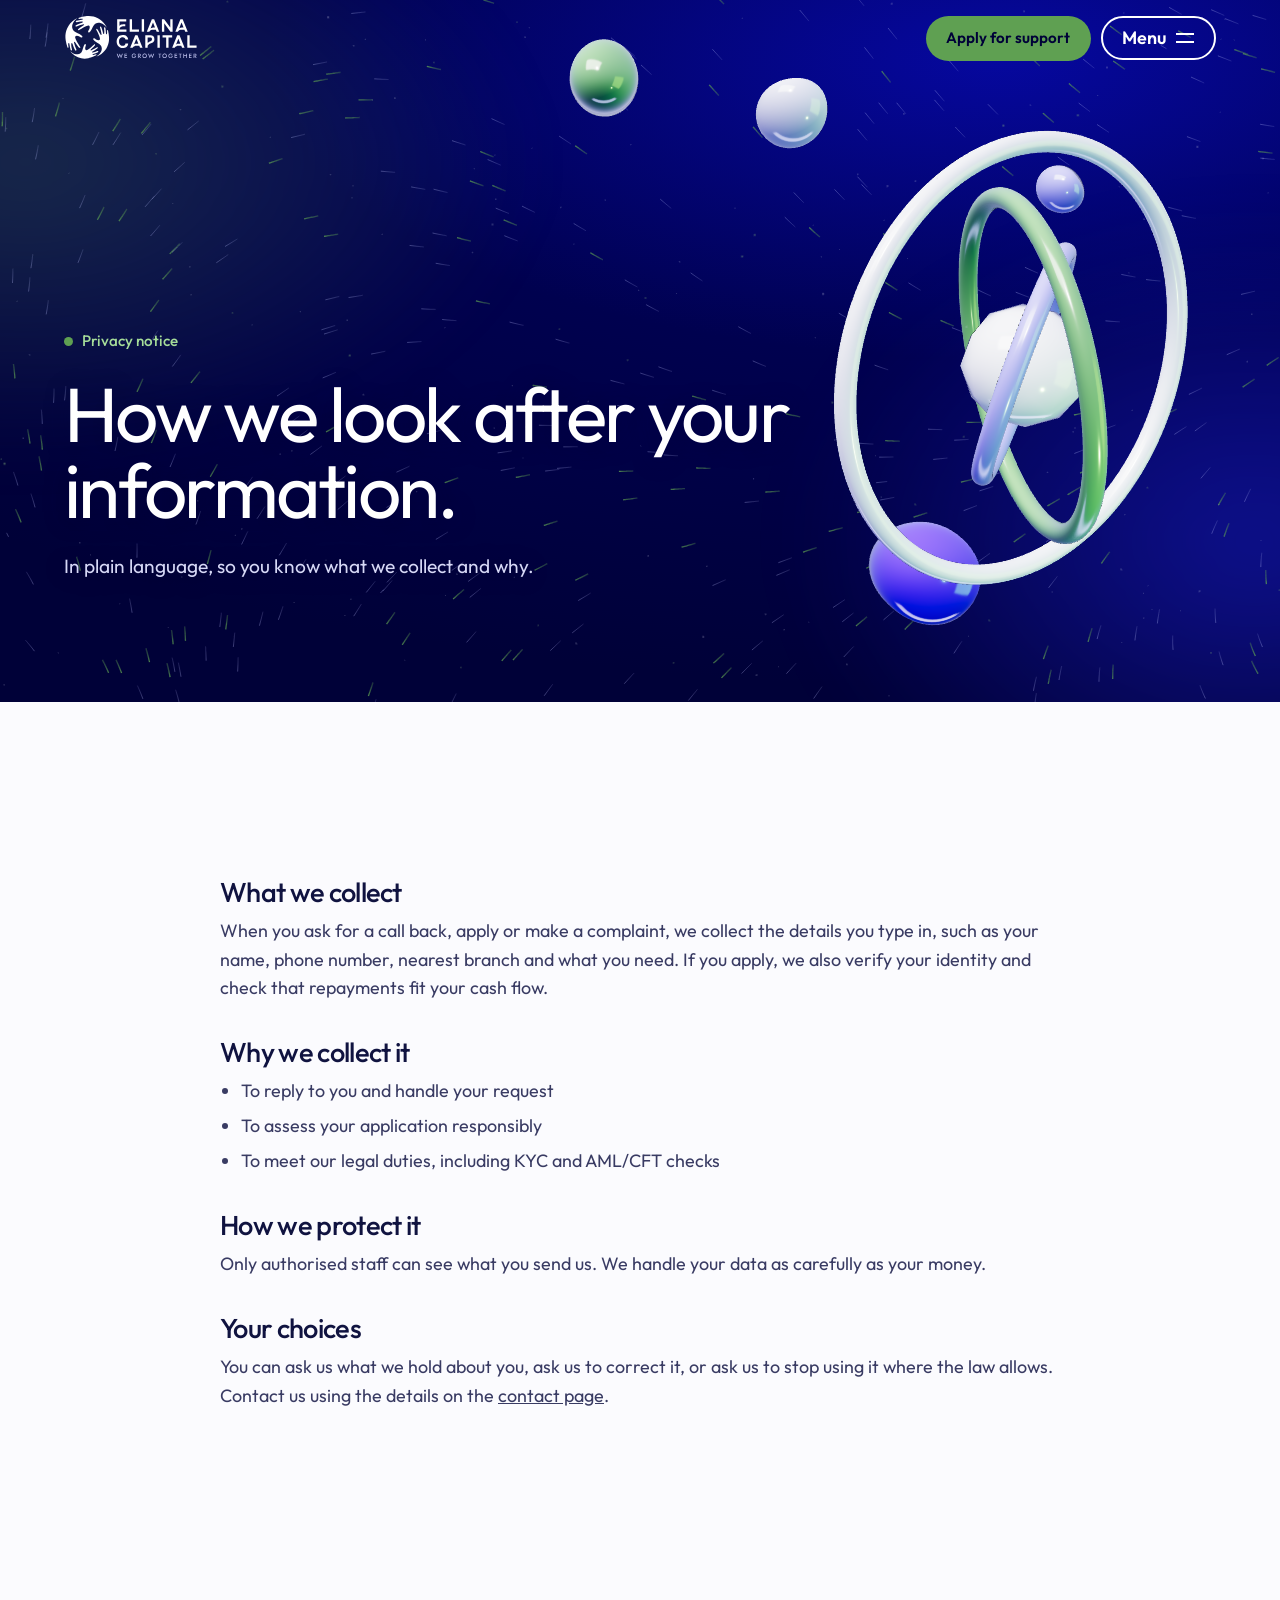
<file: privacy.html>
<!doctype html>
<html lang="en">
<head>
<meta charset="utf-8">
<meta name="viewport" content="width=device-width, initial-scale=1">
<title>Privacy notice | Eliana Capital</title>
<meta name="description" content="How Eliana Capital collects, uses and protects your information.">
<meta property="og:title" content="Privacy notice | Eliana Capital"><meta property="og:description" content="How Eliana Capital collects, uses and protects your information."><meta property="og:type" content="website">
<meta name="theme-color" content="#010395">
<link rel="icon" href="assets/favicon.svg" type="image/svg+xml">
<link rel="preconnect" href="https://fonts.googleapis.com"><link rel="preconnect" href="https://fonts.gstatic.com" crossorigin>
<link href="https://fonts.googleapis.com/css2?family=Outfit:wght@300;400;500;600;700&display=swap" rel="stylesheet">
<link rel="stylesheet" href="css/styles.css">
</head>
<body>
<div class="curtain" aria-hidden="true"><svg viewBox="-1.05 -1.05 2.1 2.1"><use href="#hands"/></svg></div>
<noscript><style>.curtain{display:none}</style></noscript>
<a class="skip" href="#main">Skip to content</a>
<svg width="0" height="0" style="position:absolute" aria-hidden="true" focusable="false"><defs>
<g id="hands"><path d="M-0.5421 -0.8071C-0.5138 -0.8379 -0.483 -0.8662 -0.4508 -0.893C-0.4995 -0.8702 -0.5468 -0.8428 -0.5923 -0.8108C-0.8623 -0.6204 -1.0 -0.3123 -0.9848 -0.005C-0.9817 0.0373 -0.977 0.0809 -0.9701 0.1255C-0.9552 0.2226 -0.9305 0.3249 -0.8929 0.4309C-0.8872 0.4468 -0.8787 0.4589 -0.8642 0.4573C-0.8462 0.4553 -0.8404 0.437 -0.8433 0.4225C-0.8638 0.321 -0.8613 0.2533 -0.8386 0.2442C-0.8255 0.2388 -0.8124 0.2438 -0.8025 0.2947C-0.7878 0.3706 -0.7735 0.4731 -0.7491 0.551C-0.744 0.5673 -0.7277 0.5849 -0.7036 0.5771C-0.6877 0.5719 -0.679 0.5518 -0.6857 0.5261C-0.7079 0.441 -0.7255 0.3503 -0.7182 0.2696C-0.7165 0.2501 -0.7062 0.242 -0.6956 0.242C-0.6833 0.242 -0.6747 0.2492 -0.664 0.2784C-0.6319 0.3665 -0.577 0.5302 -0.5308 0.5815C-0.5208 0.5927 -0.5078 0.594 -0.4955 0.5867C-0.4833 0.5794 -0.4786 0.5604 -0.4859 0.5401C-0.5093 0.4749 -0.5723 0.3313 -0.5963 0.2052C-0.5985 0.1935 -0.5862 0.1763 -0.5712 0.1813C-0.5466 0.1894 -0.4301 0.3817 -0.3684 0.4481C-0.3304 0.4888 -0.293 0.4665 -0.3125 0.423C-0.3293 0.3852 -0.3784 0.3224 -0.4196 0.2522C-0.4905 0.1312 -0.5581 -0.0073 -0.5413 -0.0453C-0.5137 -0.1076 -0.4138 -0.0891 -0.3497 -0.0561C-0.3001 -0.0305 -0.2547 0.0062 -0.2202 -0.0247C-0.1879 -0.0535 -0.232 -0.0949 -0.2964 -0.1371C-0.355 -0.1755 -0.4464 -0.216 -0.5332 -0.2616C-0.6337 -0.3143 -0.6927 -0.4234 -0.6792 -0.5361C-0.6789 -0.5386 -0.6786 -0.541 -0.6782 -0.5435C-0.664 -0.6429 -0.6101 -0.7332 -0.5421 -0.8071Z"/><path d="M0.818 -0.5441C0.8472 -0.5161 0.8738 -0.4859 0.8989 -0.4544C0.8779 -0.5017 0.8525 -0.5479 0.8226 -0.5923C0.6447 -0.8562 0.3507 -0.995 0.0545 -0.9866C0.0137 -0.9845 -0.0284 -0.9808 -0.0715 -0.9751C-0.1653 -0.9627 -0.2644 -0.941 -0.3672 -0.9069C-0.3827 -0.9017 -0.3944 -0.8938 -0.3932 -0.8798C-0.3916 -0.8624 -0.3741 -0.8564 -0.3602 -0.859C-0.262 -0.8766 -0.1968 -0.8729 -0.1884 -0.8509C-0.1836 -0.8381 -0.1887 -0.8255 -0.2379 -0.8171C-0.3113 -0.8044 -0.4103 -0.7928 -0.4857 -0.7708C-0.5016 -0.7662 -0.5189 -0.7509 -0.5118 -0.7275C-0.5072 -0.7121 -0.488 -0.7033 -0.4631 -0.7093C-0.3806 -0.729 -0.2929 -0.744 -0.2154 -0.7354C-0.1967 -0.7333 -0.189 -0.7233 -0.1893 -0.713C-0.1895 -0.7012 -0.1966 -0.693 -0.2249 -0.6834C-0.3104 -0.6542 -0.4692 -0.6047 -0.5196 -0.5612C-0.5306 -0.5517 -0.5321 -0.5393 -0.5253 -0.5273C-0.5185 -0.5154 -0.5003 -0.5105 -0.4806 -0.5171C-0.4173 -0.5383 -0.2777 -0.5961 -0.1558 -0.6167C-0.1445 -0.6186 -0.1282 -0.6064 -0.1333 -0.5921C-0.1416 -0.5685 -0.3292 -0.4602 -0.3944 -0.402C-0.4344 -0.3664 -0.4136 -0.3299 -0.3713 -0.3477C-0.3346 -0.3632 -0.2731 -0.4092 -0.2046 -0.4474C-0.0867 -0.5133 0.0481 -0.5756 0.0843 -0.5587C0.1438 -0.5308 0.124 -0.435 0.0908 -0.3738C0.0652 -0.3267 0.029 -0.2836 0.058 -0.2498C0.0851 -0.2182 0.1259 -0.2598 0.1678 -0.3209C0.206 -0.3766 0.2469 -0.4638 0.2925 -0.5465C0.3453 -0.6422 0.4516 -0.6969 0.5598 -0.6815C0.5621 -0.6812 0.5645 -0.6808 0.5669 -0.6804C0.6623 -0.6647 0.7482 -0.611 0.818 -0.5441Z"/><path d="M0.5132 0.7895C0.484 0.8154 0.4528 0.8386 0.4205 0.8604C0.4677 0.8439 0.5142 0.823 0.5593 0.7976C0.8273 0.647 0.9839 0.3747 0.9988 0.0888C1.0 0.0493 0.9997 0.0086 0.9976 -0.0334C0.9929 -0.1247 0.9798 -0.2217 0.9549 -0.3234C0.9512 -0.3387 0.9445 -0.3506 0.9309 -0.3505C0.914 -0.3504 0.9069 -0.334 0.9082 -0.3204C0.9176 -0.2245 0.909 -0.162 0.8871 -0.1557C0.8744 -0.152 0.8627 -0.1579 0.8584 -0.2059C0.8519 -0.2776 0.8484 -0.3738 0.8332 -0.4482C0.83 -0.4638 0.8166 -0.4816 0.7935 -0.4767C0.7783 -0.4734 0.7684 -0.4556 0.7722 -0.4312C0.7847 -0.3502 0.7924 -0.2646 0.778 -0.1906C0.7745 -0.1727 0.7643 -0.1662 0.7544 -0.1672C0.743 -0.1684 0.7358 -0.1759 0.7287 -0.2038C0.7072 -0.2884 0.6719 -0.4452 0.634 -0.4971C0.6257 -0.5084 0.6139 -0.5109 0.6018 -0.5052C0.5898 -0.4996 0.5837 -0.4825 0.5885 -0.463C0.604 -0.4004 0.6488 -0.2615 0.659 -0.1425C0.66 -0.1315 0.647 -0.1167 0.6336 -0.1227C0.6115 -0.1326 0.5219 -0.3216 0.471 -0.3889C0.4397 -0.4302 0.403 -0.4131 0.4168 -0.371C0.4289 -0.3344 0.4684 -0.2716 0.4999 -0.2027C0.5541 -0.084 0.6036 0.0506 0.5845 0.0841C0.553 0.1393 0.4623 0.1127 0.406 0.076C0.3625 0.0477 0.324 0.0094 0.2891 0.0347C0.2565 0.0584 0.2934 0.1009 0.349 0.1461C0.3997 0.1871 0.4805 0.2333 0.5565 0.2836C0.6445 0.342 0.6889 0.4485 0.6657 0.5515C0.6652 0.5538 0.6647 0.5561 0.6641 0.5583C0.6415 0.649 0.5831 0.7275 0.5132 0.7895Z"/><path d="M-0.6783 0.6816C-0.7083 0.6622 -0.7365 0.6404 -0.7637 0.6173C-0.7375 0.6549 -0.7076 0.6908 -0.6741 0.7243C-0.4749 0.9239 -0.1958 0.995 0.0604 0.9377C0.0955 0.9291 0.1314 0.9187 0.168 0.9065C0.2475 0.8799 0.3299 0.8443 0.4136 0.7973C0.4262 0.7902 0.4351 0.7814 0.4316 0.7694C0.4274 0.7545 0.4111 0.7523 0.3994 0.7568C0.317 0.7887 0.2597 0.7965 0.2487 0.7788C0.2424 0.7685 0.2447 0.7567 0.286 0.741C0.3477 0.7177 0.4319 0.6908 0.4938 0.659C0.5068 0.6523 0.5192 0.6362 0.5092 0.617C0.5025 0.6043 0.4843 0.6 0.4637 0.6093C0.3953 0.6403 0.3216 0.6682 0.2527 0.6738C0.2361 0.6752 0.2277 0.6677 0.2262 0.6588C0.2244 0.6484 0.2292 0.6401 0.2522 0.627C0.3216 0.5872 0.4514 0.5173 0.4879 0.471C0.4958 0.4609 0.4951 0.4499 0.4871 0.4406C0.4792 0.4314 0.4626 0.4302 0.4466 0.4393C0.3951 0.4684 0.2834 0.5422 0.1809 0.5806C0.1714 0.5842 0.1551 0.5763 0.1571 0.563C0.1604 0.5411 0.3052 0.4153 0.3521 0.3537C0.3809 0.316 0.3567 0.2877 0.3229 0.3103C0.2936 0.33 0.2479 0.3804 0.1948 0.4252C0.1033 0.5024 -0.0034 0.5793 -0.0377 0.5706C-0.0941 0.5565 -0.0931 0.4698 -0.0745 0.411C-0.0602 0.3656 -0.036 0.3221 -0.0669 0.2976C-0.0958 0.2746 -0.1243 0.3177 -0.1504 0.378C-0.1743 0.4328 -0.1951 0.5156 -0.2208 0.5952C-0.2506 0.6873 -0.3338 0.7527 -0.4305 0.7576C-0.4326 0.7578 -0.4347 0.7578 -0.4369 0.7579C-0.5225 0.7603 -0.6063 0.7281 -0.6783 0.6816Z"/></g>
</defs></svg>
<header class="hdr"><div class="container">
<a class="logo " href="index.html" aria-label="Eliana Capital, home"><img class="logo-on-dark" src="assets/logo-white.svg" alt="Eliana Capital, we grow together" width="134" height="46"><img class="logo-on-light" src="assets/logo-color.svg" alt="" width="134" height="46" aria-hidden="true"></a>
<div class="hdr-right"><a class="btn btn-sm" href="contact.html#apply">Apply for support</a>
<button class="menu-btn" type="button" aria-expanded="false" aria-controls="menu"><span>Menu</span><i></i></button></div>
</div></header>
<nav class="menu" id="menu" aria-label="Main">
<ul><li><a href="index.html">Home</a></li><li><a href="about.html">About us</a></li><li><a href="services.html">Our services</a></li><li><a href="how-it-works.html">How it works</a></li><li><a href="customer-stories.html">Customer stories</a></li><li><a href="faqs.html">FAQs</a></li><li><a href="contact.html">Contact us</a></li></ul>
<aside><h2>Talk to us</h2><p><a href="tel:+254721881177">+254 721881177</a><br><a href="https://wa.me/254721881177">WhatsApp us</a><br><a href="mailto:support@eliana-capital.com">support@eliana-capital.com</a></p>
<h2>Find us</h2><p>Kawangware, Utawala, Thika<br>Head office, Nairobi</p></aside>
</nav>
<main id="main">
<section class="phero"><canvas data-flow aria-hidden="true"></canvas><canvas data-scene="page" data-variant="shield" aria-hidden="true"></canvas><div class="container">
<p class="label">Privacy notice</p><h1>How we look after your information.</h1><p class="lead">In plain language, so you know what we collect and why.</p></div></section>
<section class="sec"><div class="container prose">
<h2>What we collect</h2><p>When you ask for a call back, apply or make a complaint, we collect the details you type in, such as your name, phone number, nearest branch and what you need. If you apply, we also verify your identity and check that repayments fit your cash flow.</p>
<h2>Why we collect it</h2><ul><li>To reply to you and handle your request</li><li>To assess your application responsibly</li><li>To meet our legal duties, including KYC and AML/CFT checks</li></ul>
<h2>How we protect it</h2><p>Only authorised staff can see what you send us. We handle your data as carefully as your money.</p>
<h2>Your choices</h2><p>You can ask us what we hold about you, ask us to correct it, or ask us to stop using it where the law allows. Contact us using the details on the <a href="contact.html">contact page</a>.</p>
</div></section>
</main>
<footer class="foot">
<div class="container foot-grid">
<div><a class="logo logo--foot" href="index.html" aria-label="Eliana Capital, home"><img class="logo-on-dark" src="assets/logo-white.svg" alt="Eliana Capital, we grow together" width="134" height="46"><img class="logo-on-light" src="assets/logo-color.svg" alt="" width="134" height="46" aria-hidden="true"></a><p class="tag">Accessible, responsible lending for the people who keep Kenya's markets moving.</p></div>
<div><h2>Explore</h2><ul><li><a href="index.html">Home</a></li><li><a href="about.html">About us</a></li><li><a href="services.html">Our services</a></li><li><a href="how-it-works.html">How it works</a></li><li><a href="customer-stories.html">Customer stories</a></li><li><a href="faqs.html">FAQs</a></li><li><a href="contact.html">Contact us</a></li></ul></div>
<div><h2>Reach us</h2><ul><li><a href="tel:+254721881177">+254 721881177</a></li><li><a href="https://wa.me/254721881177">WhatsApp</a></li><li><a href="mailto:support@eliana-capital.com">support@eliana-capital.com</a></li></ul></div>
<div><h2>Good to know</h2><ul><li><a href="privacy.html">Privacy notice</a></li><li><a href="terms.html">Terms of use</a></li><li><a href="accessibility.html">Accessibility statement</a></li><li><a href="contact.html#complaint">Make a complaint</a></li><li><a href="faqs.html">Questions about pricing</a></li></ul></div>
</div>
<div class="foot-word" aria-hidden="true">Eliana</div>
<div class="foot-base"><div class="container" style="display:flex;flex-wrap:wrap;justify-content:space-between;gap:12px"><span>&copy; <span data-year>2026</span> Eliana Capital Limited. We grow together.</span><span class="foot-legal"><a href="privacy.html">Privacy</a><a href="terms.html">Terms</a><a href="accessibility.html">Accessibility</a></span></div></div>
</footer>
<script src="assets/vendor/three.min.js"></script>
<script src="js/scene3d.js"></script>
<script src="js/main.js"></script>
<script src="js/fx.js"></script>
<script src="js/flow.js"></script>
<script src="js/motion.js"></script>
<script src="js/touch.js"></script>
<script src="js/swipe.js"></script>
</body>
</html>
</file>
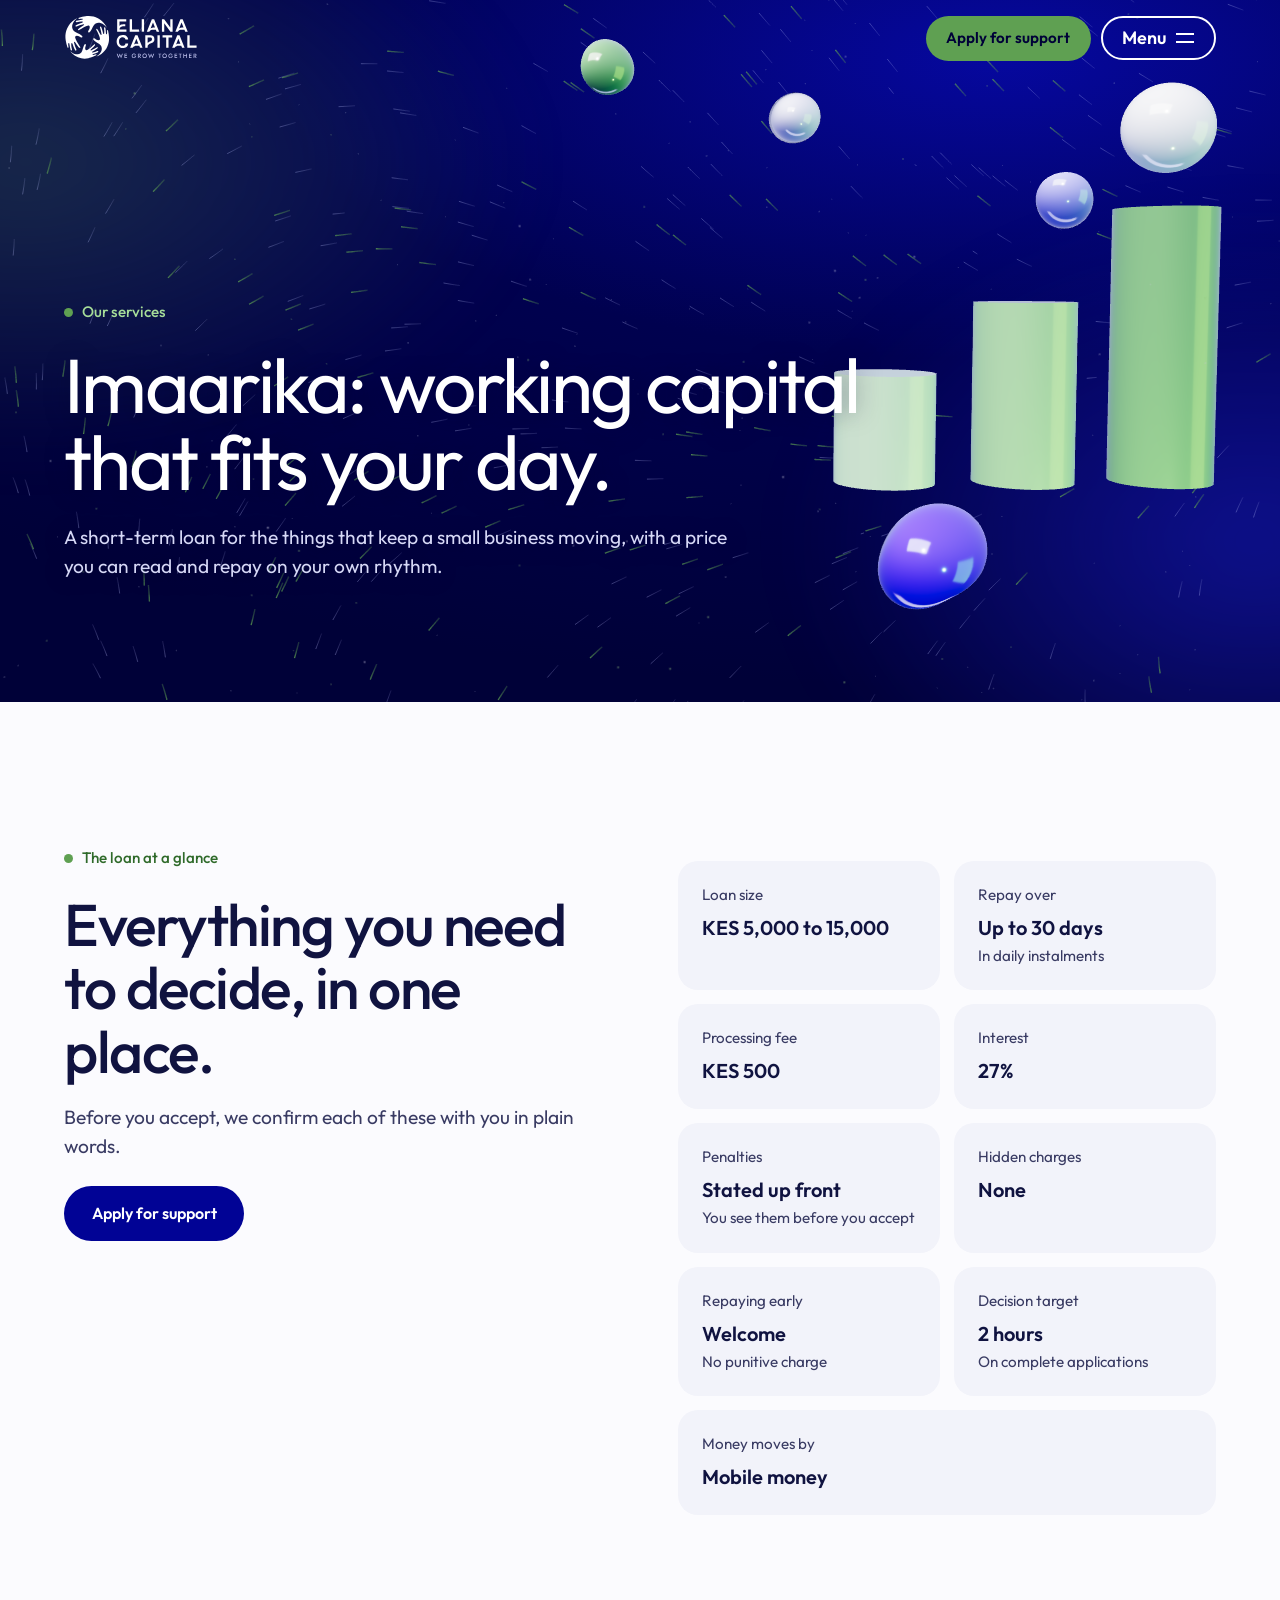
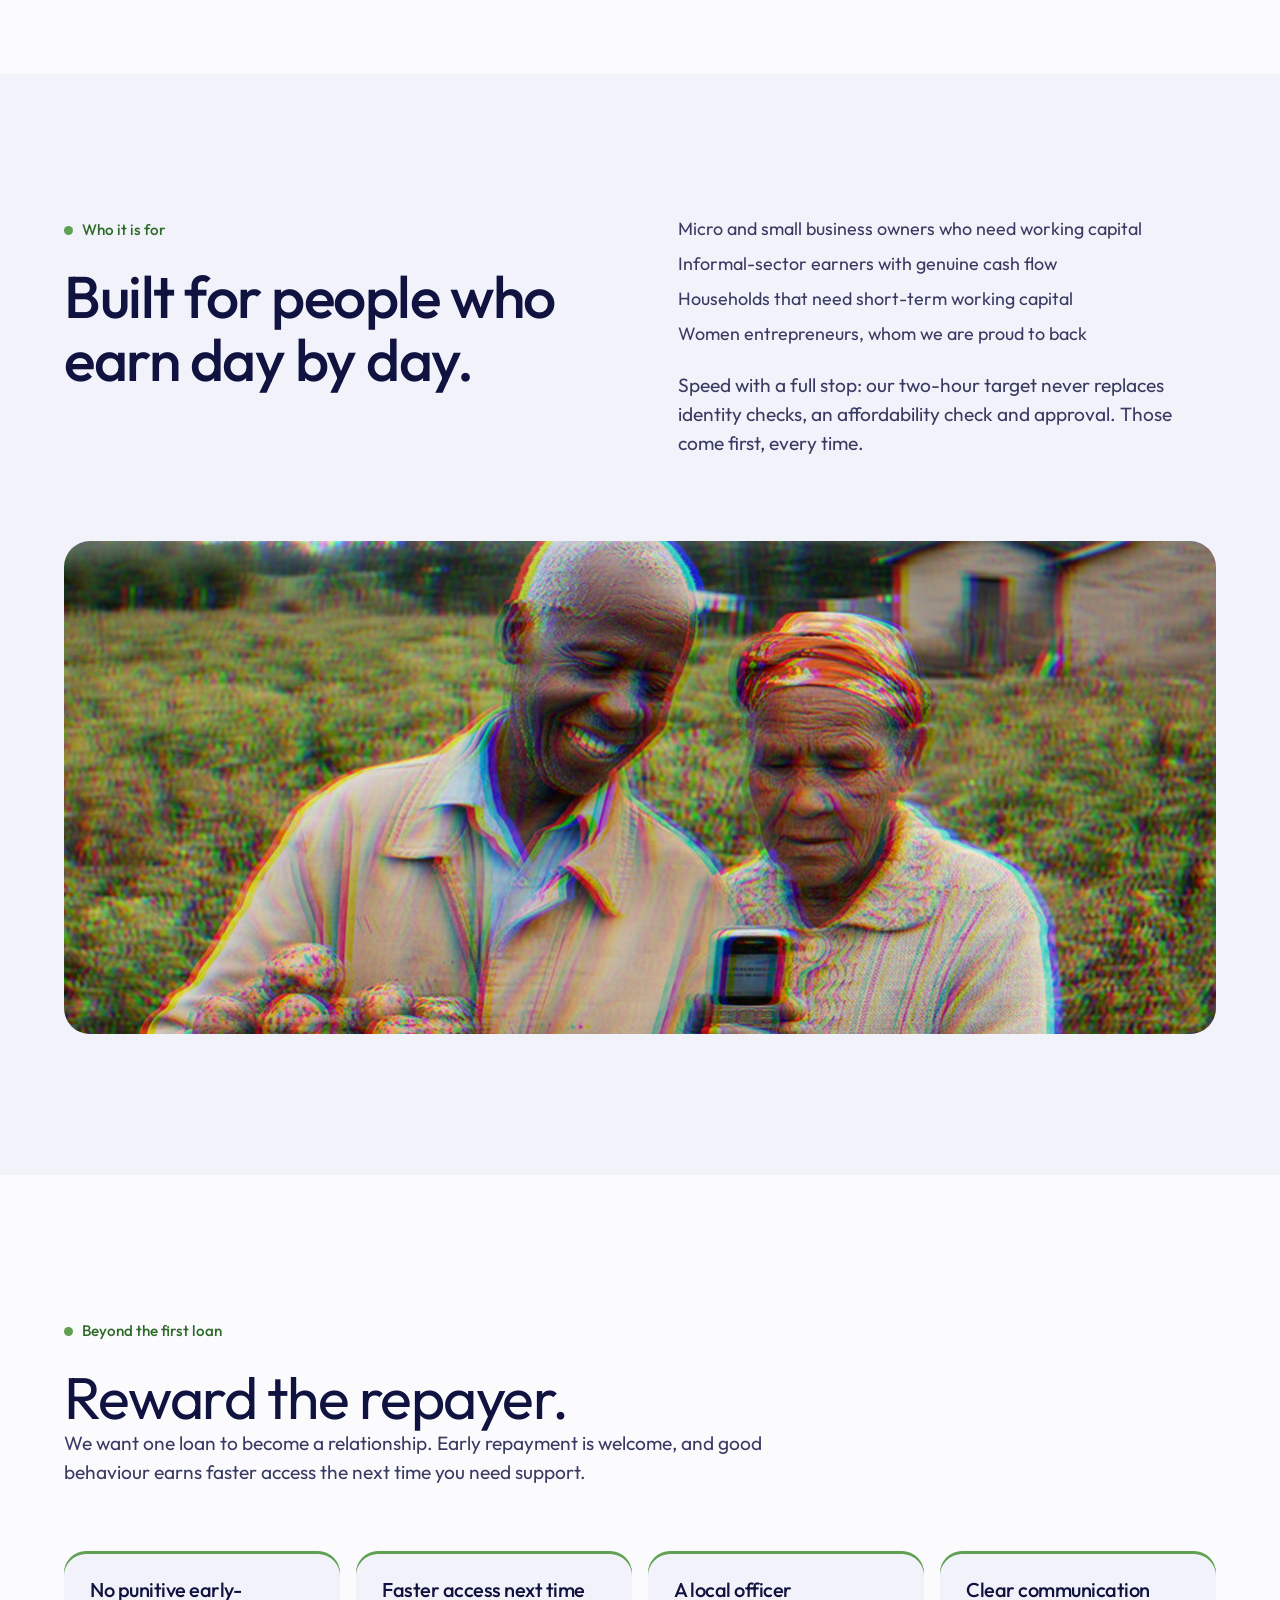
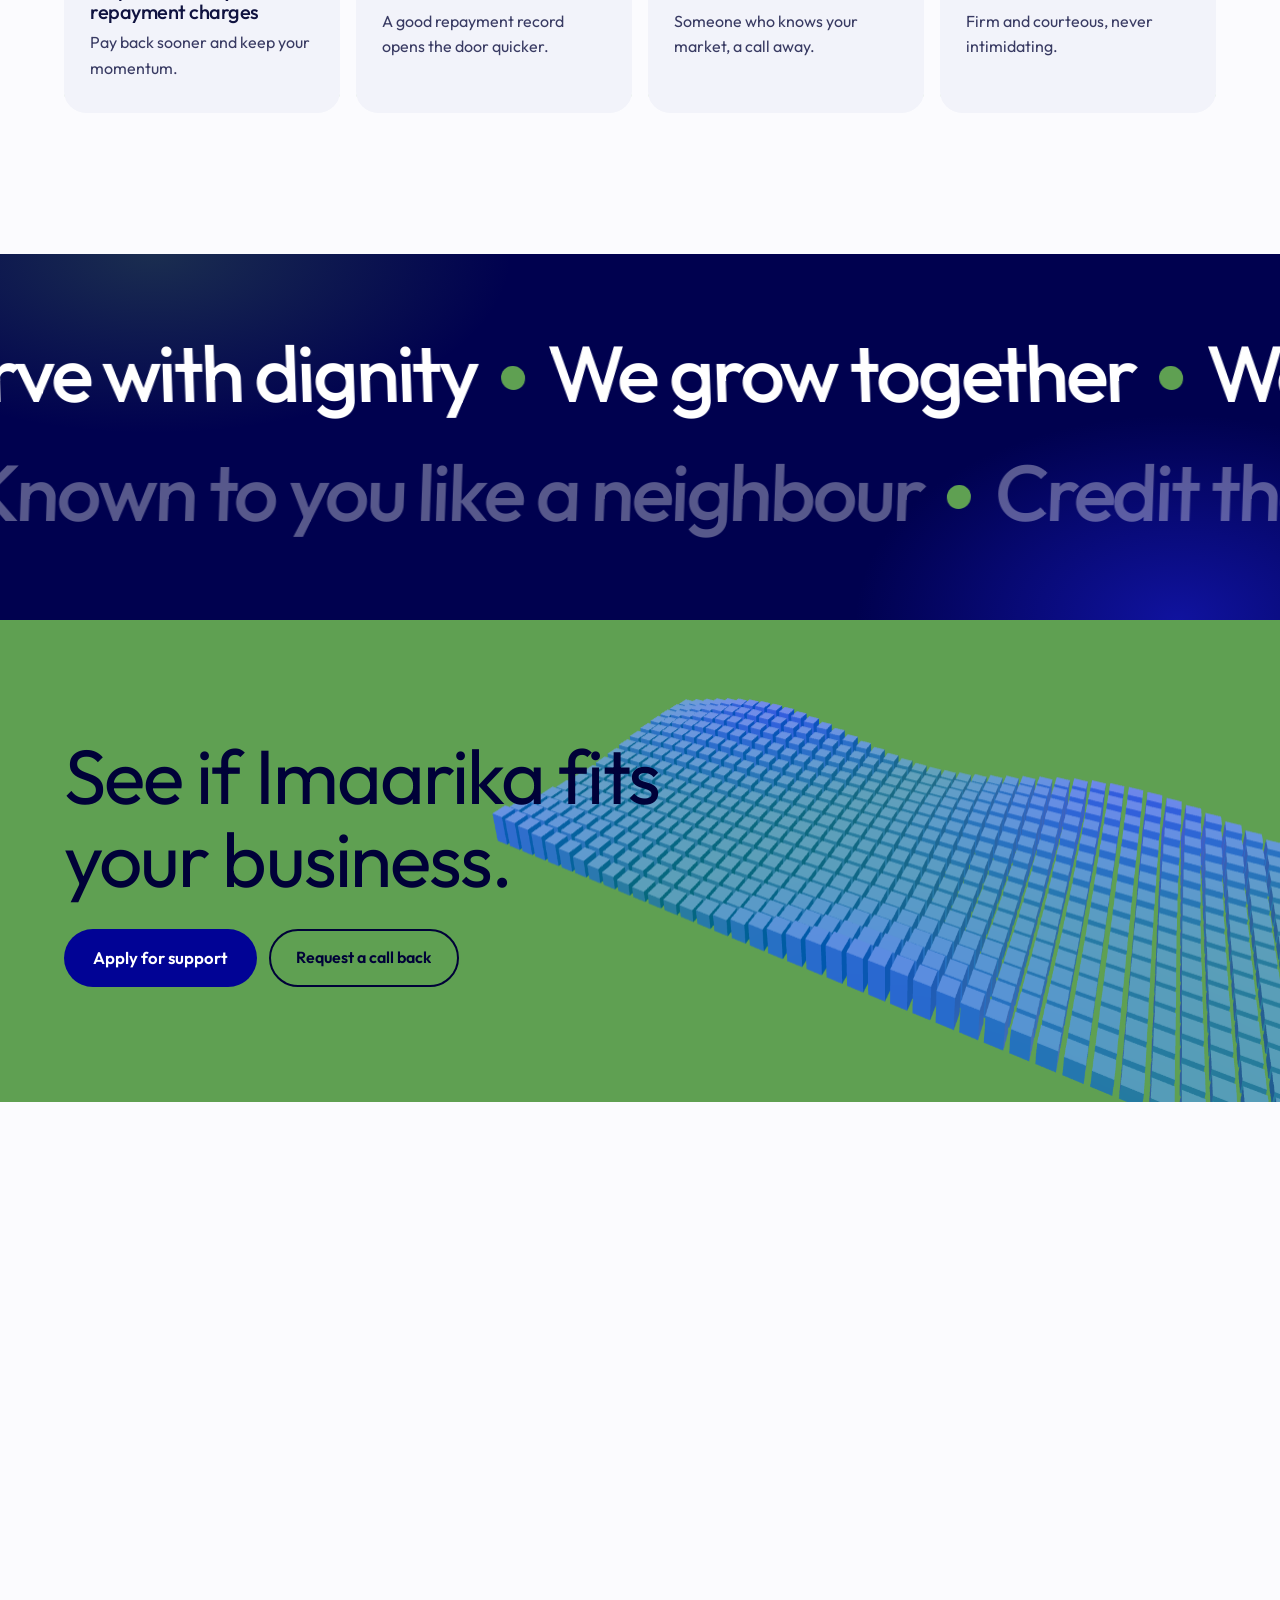
<file: services.html>
<!doctype html>
<html lang="en">
<head>
<meta charset="utf-8">
<meta name="viewport" content="width=device-width, initial-scale=1">
<title>Our services | Eliana Capital</title>
<meta name="description" content="Imaarika working-capital loans from Eliana Capital: KES 5,000 to 15,000, up to 30 days, with fees and interest explained before you accept.">
<meta property="og:title" content="Our services | Eliana Capital"><meta property="og:description" content="Imaarika working-capital loans from Eliana Capital: KES 5,000 to 15,000, up to 30 days, with fees and interest explained before you accept."><meta property="og:type" content="website">
<meta name="theme-color" content="#010395">
<link rel="icon" href="assets/favicon.svg" type="image/svg+xml">
<link rel="preconnect" href="https://fonts.googleapis.com"><link rel="preconnect" href="https://fonts.gstatic.com" crossorigin>
<link href="https://fonts.googleapis.com/css2?family=Outfit:wght@300;400;500;600;700&display=swap" rel="stylesheet">
<link rel="stylesheet" href="css/styles.css">
</head>
<body>
<div class="curtain" aria-hidden="true"><svg viewBox="-1.05 -1.05 2.1 2.1"><use href="#hands"/></svg></div>
<noscript><style>.curtain{display:none}</style></noscript>
<a class="skip" href="#main">Skip to content</a>
<svg width="0" height="0" style="position:absolute" aria-hidden="true" focusable="false"><defs>
<g id="hands"><path d="M-0.5421 -0.8071C-0.5138 -0.8379 -0.483 -0.8662 -0.4508 -0.893C-0.4995 -0.8702 -0.5468 -0.8428 -0.5923 -0.8108C-0.8623 -0.6204 -1.0 -0.3123 -0.9848 -0.005C-0.9817 0.0373 -0.977 0.0809 -0.9701 0.1255C-0.9552 0.2226 -0.9305 0.3249 -0.8929 0.4309C-0.8872 0.4468 -0.8787 0.4589 -0.8642 0.4573C-0.8462 0.4553 -0.8404 0.437 -0.8433 0.4225C-0.8638 0.321 -0.8613 0.2533 -0.8386 0.2442C-0.8255 0.2388 -0.8124 0.2438 -0.8025 0.2947C-0.7878 0.3706 -0.7735 0.4731 -0.7491 0.551C-0.744 0.5673 -0.7277 0.5849 -0.7036 0.5771C-0.6877 0.5719 -0.679 0.5518 -0.6857 0.5261C-0.7079 0.441 -0.7255 0.3503 -0.7182 0.2696C-0.7165 0.2501 -0.7062 0.242 -0.6956 0.242C-0.6833 0.242 -0.6747 0.2492 -0.664 0.2784C-0.6319 0.3665 -0.577 0.5302 -0.5308 0.5815C-0.5208 0.5927 -0.5078 0.594 -0.4955 0.5867C-0.4833 0.5794 -0.4786 0.5604 -0.4859 0.5401C-0.5093 0.4749 -0.5723 0.3313 -0.5963 0.2052C-0.5985 0.1935 -0.5862 0.1763 -0.5712 0.1813C-0.5466 0.1894 -0.4301 0.3817 -0.3684 0.4481C-0.3304 0.4888 -0.293 0.4665 -0.3125 0.423C-0.3293 0.3852 -0.3784 0.3224 -0.4196 0.2522C-0.4905 0.1312 -0.5581 -0.0073 -0.5413 -0.0453C-0.5137 -0.1076 -0.4138 -0.0891 -0.3497 -0.0561C-0.3001 -0.0305 -0.2547 0.0062 -0.2202 -0.0247C-0.1879 -0.0535 -0.232 -0.0949 -0.2964 -0.1371C-0.355 -0.1755 -0.4464 -0.216 -0.5332 -0.2616C-0.6337 -0.3143 -0.6927 -0.4234 -0.6792 -0.5361C-0.6789 -0.5386 -0.6786 -0.541 -0.6782 -0.5435C-0.664 -0.6429 -0.6101 -0.7332 -0.5421 -0.8071Z"/><path d="M0.818 -0.5441C0.8472 -0.5161 0.8738 -0.4859 0.8989 -0.4544C0.8779 -0.5017 0.8525 -0.5479 0.8226 -0.5923C0.6447 -0.8562 0.3507 -0.995 0.0545 -0.9866C0.0137 -0.9845 -0.0284 -0.9808 -0.0715 -0.9751C-0.1653 -0.9627 -0.2644 -0.941 -0.3672 -0.9069C-0.3827 -0.9017 -0.3944 -0.8938 -0.3932 -0.8798C-0.3916 -0.8624 -0.3741 -0.8564 -0.3602 -0.859C-0.262 -0.8766 -0.1968 -0.8729 -0.1884 -0.8509C-0.1836 -0.8381 -0.1887 -0.8255 -0.2379 -0.8171C-0.3113 -0.8044 -0.4103 -0.7928 -0.4857 -0.7708C-0.5016 -0.7662 -0.5189 -0.7509 -0.5118 -0.7275C-0.5072 -0.7121 -0.488 -0.7033 -0.4631 -0.7093C-0.3806 -0.729 -0.2929 -0.744 -0.2154 -0.7354C-0.1967 -0.7333 -0.189 -0.7233 -0.1893 -0.713C-0.1895 -0.7012 -0.1966 -0.693 -0.2249 -0.6834C-0.3104 -0.6542 -0.4692 -0.6047 -0.5196 -0.5612C-0.5306 -0.5517 -0.5321 -0.5393 -0.5253 -0.5273C-0.5185 -0.5154 -0.5003 -0.5105 -0.4806 -0.5171C-0.4173 -0.5383 -0.2777 -0.5961 -0.1558 -0.6167C-0.1445 -0.6186 -0.1282 -0.6064 -0.1333 -0.5921C-0.1416 -0.5685 -0.3292 -0.4602 -0.3944 -0.402C-0.4344 -0.3664 -0.4136 -0.3299 -0.3713 -0.3477C-0.3346 -0.3632 -0.2731 -0.4092 -0.2046 -0.4474C-0.0867 -0.5133 0.0481 -0.5756 0.0843 -0.5587C0.1438 -0.5308 0.124 -0.435 0.0908 -0.3738C0.0652 -0.3267 0.029 -0.2836 0.058 -0.2498C0.0851 -0.2182 0.1259 -0.2598 0.1678 -0.3209C0.206 -0.3766 0.2469 -0.4638 0.2925 -0.5465C0.3453 -0.6422 0.4516 -0.6969 0.5598 -0.6815C0.5621 -0.6812 0.5645 -0.6808 0.5669 -0.6804C0.6623 -0.6647 0.7482 -0.611 0.818 -0.5441Z"/><path d="M0.5132 0.7895C0.484 0.8154 0.4528 0.8386 0.4205 0.8604C0.4677 0.8439 0.5142 0.823 0.5593 0.7976C0.8273 0.647 0.9839 0.3747 0.9988 0.0888C1.0 0.0493 0.9997 0.0086 0.9976 -0.0334C0.9929 -0.1247 0.9798 -0.2217 0.9549 -0.3234C0.9512 -0.3387 0.9445 -0.3506 0.9309 -0.3505C0.914 -0.3504 0.9069 -0.334 0.9082 -0.3204C0.9176 -0.2245 0.909 -0.162 0.8871 -0.1557C0.8744 -0.152 0.8627 -0.1579 0.8584 -0.2059C0.8519 -0.2776 0.8484 -0.3738 0.8332 -0.4482C0.83 -0.4638 0.8166 -0.4816 0.7935 -0.4767C0.7783 -0.4734 0.7684 -0.4556 0.7722 -0.4312C0.7847 -0.3502 0.7924 -0.2646 0.778 -0.1906C0.7745 -0.1727 0.7643 -0.1662 0.7544 -0.1672C0.743 -0.1684 0.7358 -0.1759 0.7287 -0.2038C0.7072 -0.2884 0.6719 -0.4452 0.634 -0.4971C0.6257 -0.5084 0.6139 -0.5109 0.6018 -0.5052C0.5898 -0.4996 0.5837 -0.4825 0.5885 -0.463C0.604 -0.4004 0.6488 -0.2615 0.659 -0.1425C0.66 -0.1315 0.647 -0.1167 0.6336 -0.1227C0.6115 -0.1326 0.5219 -0.3216 0.471 -0.3889C0.4397 -0.4302 0.403 -0.4131 0.4168 -0.371C0.4289 -0.3344 0.4684 -0.2716 0.4999 -0.2027C0.5541 -0.084 0.6036 0.0506 0.5845 0.0841C0.553 0.1393 0.4623 0.1127 0.406 0.076C0.3625 0.0477 0.324 0.0094 0.2891 0.0347C0.2565 0.0584 0.2934 0.1009 0.349 0.1461C0.3997 0.1871 0.4805 0.2333 0.5565 0.2836C0.6445 0.342 0.6889 0.4485 0.6657 0.5515C0.6652 0.5538 0.6647 0.5561 0.6641 0.5583C0.6415 0.649 0.5831 0.7275 0.5132 0.7895Z"/><path d="M-0.6783 0.6816C-0.7083 0.6622 -0.7365 0.6404 -0.7637 0.6173C-0.7375 0.6549 -0.7076 0.6908 -0.6741 0.7243C-0.4749 0.9239 -0.1958 0.995 0.0604 0.9377C0.0955 0.9291 0.1314 0.9187 0.168 0.9065C0.2475 0.8799 0.3299 0.8443 0.4136 0.7973C0.4262 0.7902 0.4351 0.7814 0.4316 0.7694C0.4274 0.7545 0.4111 0.7523 0.3994 0.7568C0.317 0.7887 0.2597 0.7965 0.2487 0.7788C0.2424 0.7685 0.2447 0.7567 0.286 0.741C0.3477 0.7177 0.4319 0.6908 0.4938 0.659C0.5068 0.6523 0.5192 0.6362 0.5092 0.617C0.5025 0.6043 0.4843 0.6 0.4637 0.6093C0.3953 0.6403 0.3216 0.6682 0.2527 0.6738C0.2361 0.6752 0.2277 0.6677 0.2262 0.6588C0.2244 0.6484 0.2292 0.6401 0.2522 0.627C0.3216 0.5872 0.4514 0.5173 0.4879 0.471C0.4958 0.4609 0.4951 0.4499 0.4871 0.4406C0.4792 0.4314 0.4626 0.4302 0.4466 0.4393C0.3951 0.4684 0.2834 0.5422 0.1809 0.5806C0.1714 0.5842 0.1551 0.5763 0.1571 0.563C0.1604 0.5411 0.3052 0.4153 0.3521 0.3537C0.3809 0.316 0.3567 0.2877 0.3229 0.3103C0.2936 0.33 0.2479 0.3804 0.1948 0.4252C0.1033 0.5024 -0.0034 0.5793 -0.0377 0.5706C-0.0941 0.5565 -0.0931 0.4698 -0.0745 0.411C-0.0602 0.3656 -0.036 0.3221 -0.0669 0.2976C-0.0958 0.2746 -0.1243 0.3177 -0.1504 0.378C-0.1743 0.4328 -0.1951 0.5156 -0.2208 0.5952C-0.2506 0.6873 -0.3338 0.7527 -0.4305 0.7576C-0.4326 0.7578 -0.4347 0.7578 -0.4369 0.7579C-0.5225 0.7603 -0.6063 0.7281 -0.6783 0.6816Z"/></g>
</defs></svg>
<header class="hdr"><div class="container">
<a class="logo " href="index.html" aria-label="Eliana Capital, home"><img class="logo-on-dark" src="assets/logo-white.svg" alt="Eliana Capital, we grow together" width="134" height="46"><img class="logo-on-light" src="assets/logo-color.svg" alt="" width="134" height="46" aria-hidden="true"></a>
<div class="hdr-right"><a class="btn btn-sm" href="contact.html#apply">Apply for support</a>
<button class="menu-btn" type="button" aria-expanded="false" aria-controls="menu"><span>Menu</span><i></i></button></div>
</div></header>
<nav class="menu" id="menu" aria-label="Main">
<ul><li><a href="index.html">Home</a></li><li><a href="about.html">About us</a></li><li><a href="services.html" aria-current="page">Our services</a></li><li><a href="how-it-works.html">How it works</a></li><li><a href="customer-stories.html">Customer stories</a></li><li><a href="faqs.html">FAQs</a></li><li><a href="contact.html">Contact us</a></li></ul>
<aside><h2>Talk to us</h2><p><a href="tel:+254721881177">+254 721881177</a><br><a href="https://wa.me/254721881177">WhatsApp us</a><br><a href="mailto:support@eliana-capital.com">support@eliana-capital.com</a></p>
<h2>Find us</h2><p>Kawangware, Utawala, Thika<br>Head office, Nairobi</p></aside>
</nav>
<main id="main">
<section class="phero"><canvas data-flow aria-hidden="true"></canvas><canvas data-scene="page" data-variant="bars" aria-hidden="true"></canvas><div class="container">
<p class="label">Our services</p><h1>Imaarika: working capital that fits your day.</h1><p class="lead">A short-term loan for the things that keep a small business moving, with a price you can read and repay on your own rhythm.</p></div></section>

<section class="sec"><div class="container grid-2">
<div><p class="label">The loan at a glance</p><h2>Everything you need to decide, in one place.</h2>
<p class="lead" style="margin-top:1.2rem">Before you accept, we confirm each of these with you in plain words.</p>
<div class="btn-row" style="margin-top:1.6rem"><a class="btn btn-blue" href="contact.html#apply">Apply for support</a></div></div>
<dl class="spec">
<div><dt>Loan size</dt><dd>KES 5,000 to 15,000</dd></div>
<div><dt>Repay over</dt><dd>Up to 30 days<small>In daily instalments</small></dd></div>
<div><dt>Processing fee</dt><dd>KES 500</dd></div>
<div><dt>Interest</dt><dd>27%</dd></div>
<div><dt>Penalties</dt><dd>Stated up front<small>You see them before you accept</small></dd></div>
<div><dt>Hidden charges</dt><dd>None</dd></div>
<div><dt>Repaying early</dt><dd>Welcome<small>No punitive charge</small></dd></div>
<div><dt>Decision target</dt><dd>2 hours<small>On complete applications</small></dd></div>
<div><dt>Money moves by</dt><dd>Mobile money</dd></div>
</dl></div></section>

<section class="sec sec--mist"><div class="container grid-2">
<div><p class="label">Who it is for</p><h2>Built for people who earn day by day.</h2></div>
<div><ul class="prose"><li>Micro and small business owners who need working capital</li><li>Informal-sector earners with genuine cash flow</li><li>Households that need short-term working capital</li><li>Women entrepreneurs, whom we are proud to back</li></ul>
<p class="lead" style="margin-top:1.4rem">Speed with a full stop: our two-hour target never replaces identity checks, an affordability check and approval. Those come first, every time.</p></div>
</div>
<div class="container" style="margin-top:clamp(36px,5vw,72px)"><figure class="photo has-img photo--banner" data-tilt><img src="assets/couple.jpg" alt="An older farming couple smiling, holding a bucket of potatoes and a mobile phone" loading="lazy" style="object-position:45% 40%"></figure></div></section>

<section class="sec"><div class="container">
<div class="sec-head"><p class="label">Beyond the first loan</p><h2>Reward the repayer.</h2><p class="lead">We want one loan to become a relationship. Early repayment is welcome, and good behaviour earns faster access the next time you need support.</p></div>
<ul class="trust"><li><h3>No punitive early-repayment charges</h3><p>Pay back sooner and keep your momentum.</p></li><li><h3>Faster access next time</h3><p>A good repayment record opens the door quicker.</p></li><li><h3>A local officer</h3><p>Someone who knows your market, a call away.</p></li><li><h3>Clear communication</h3><p>Firm and courteous, never intimidating.</p></li></ul>
</div></section>

<section class="vel" aria-hidden="true">
<div class="vel-row" data-dir="-1"><div class="vel-track"><div class="vel-group"><span>We lend with purpose</span><i></i><span>We serve with dignity</span><i></i><span>We grow together</span><i></i></div></div></div>
<div class="vel-row vel-row--out" data-dir="1"><div class="vel-track"><div class="vel-group"><span>Credit that empowers, never traps</span><i></i><span>Fast as a digital lender</span><i></i><span>Known to you like a neighbour</span><i></i></div></div></div>
</section><section class="cta sec--green"><canvas data-scene="wave" aria-hidden="true"></canvas><div class="container wrap"><h2>See if Imaarika fits your business.</h2>
<div class="btn-row"><a class="btn btn-blue" href="contact.html#apply">Apply for support</a><a class="btn btn-line" href="contact.html#callback">Request a call back</a></div></div></section>
</main>
<footer class="foot">
<div class="container foot-grid">
<div><a class="logo logo--foot" href="index.html" aria-label="Eliana Capital, home"><img class="logo-on-dark" src="assets/logo-white.svg" alt="Eliana Capital, we grow together" width="134" height="46"><img class="logo-on-light" src="assets/logo-color.svg" alt="" width="134" height="46" aria-hidden="true"></a><p class="tag">Accessible, responsible lending for the people who keep Kenya's markets moving.</p></div>
<div><h2>Explore</h2><ul><li><a href="index.html">Home</a></li><li><a href="about.html">About us</a></li><li><a href="services.html">Our services</a></li><li><a href="how-it-works.html">How it works</a></li><li><a href="customer-stories.html">Customer stories</a></li><li><a href="faqs.html">FAQs</a></li><li><a href="contact.html">Contact us</a></li></ul></div>
<div><h2>Reach us</h2><ul><li><a href="tel:+254721881177">+254 721881177</a></li><li><a href="https://wa.me/254721881177">WhatsApp</a></li><li><a href="mailto:support@eliana-capital.com">support@eliana-capital.com</a></li></ul></div>
<div><h2>Good to know</h2><ul><li><a href="privacy.html">Privacy notice</a></li><li><a href="terms.html">Terms of use</a></li><li><a href="accessibility.html">Accessibility statement</a></li><li><a href="contact.html#complaint">Make a complaint</a></li><li><a href="faqs.html">Questions about pricing</a></li></ul></div>
</div>
<div class="foot-word" aria-hidden="true">Eliana</div>
<div class="foot-base"><div class="container" style="display:flex;flex-wrap:wrap;justify-content:space-between;gap:12px"><span>&copy; <span data-year>2026</span> Eliana Capital Limited. We grow together.</span><span class="foot-legal"><a href="privacy.html">Privacy</a><a href="terms.html">Terms</a><a href="accessibility.html">Accessibility</a></span></div></div>
</footer>
<script src="js/imgdata.js"></script>
<script src="assets/vendor/three.min.js"></script>
<script src="js/scene3d.js"></script>
<script src="js/main.js"></script>
<script src="js/fx.js"></script>
<script src="js/gl-images.js"></script>
<script src="js/flow.js"></script>
<script src="js/motion.js"></script>
<script src="js/touch.js"></script>
<script src="js/swipe.js"></script>
</body>
</html>
</file>
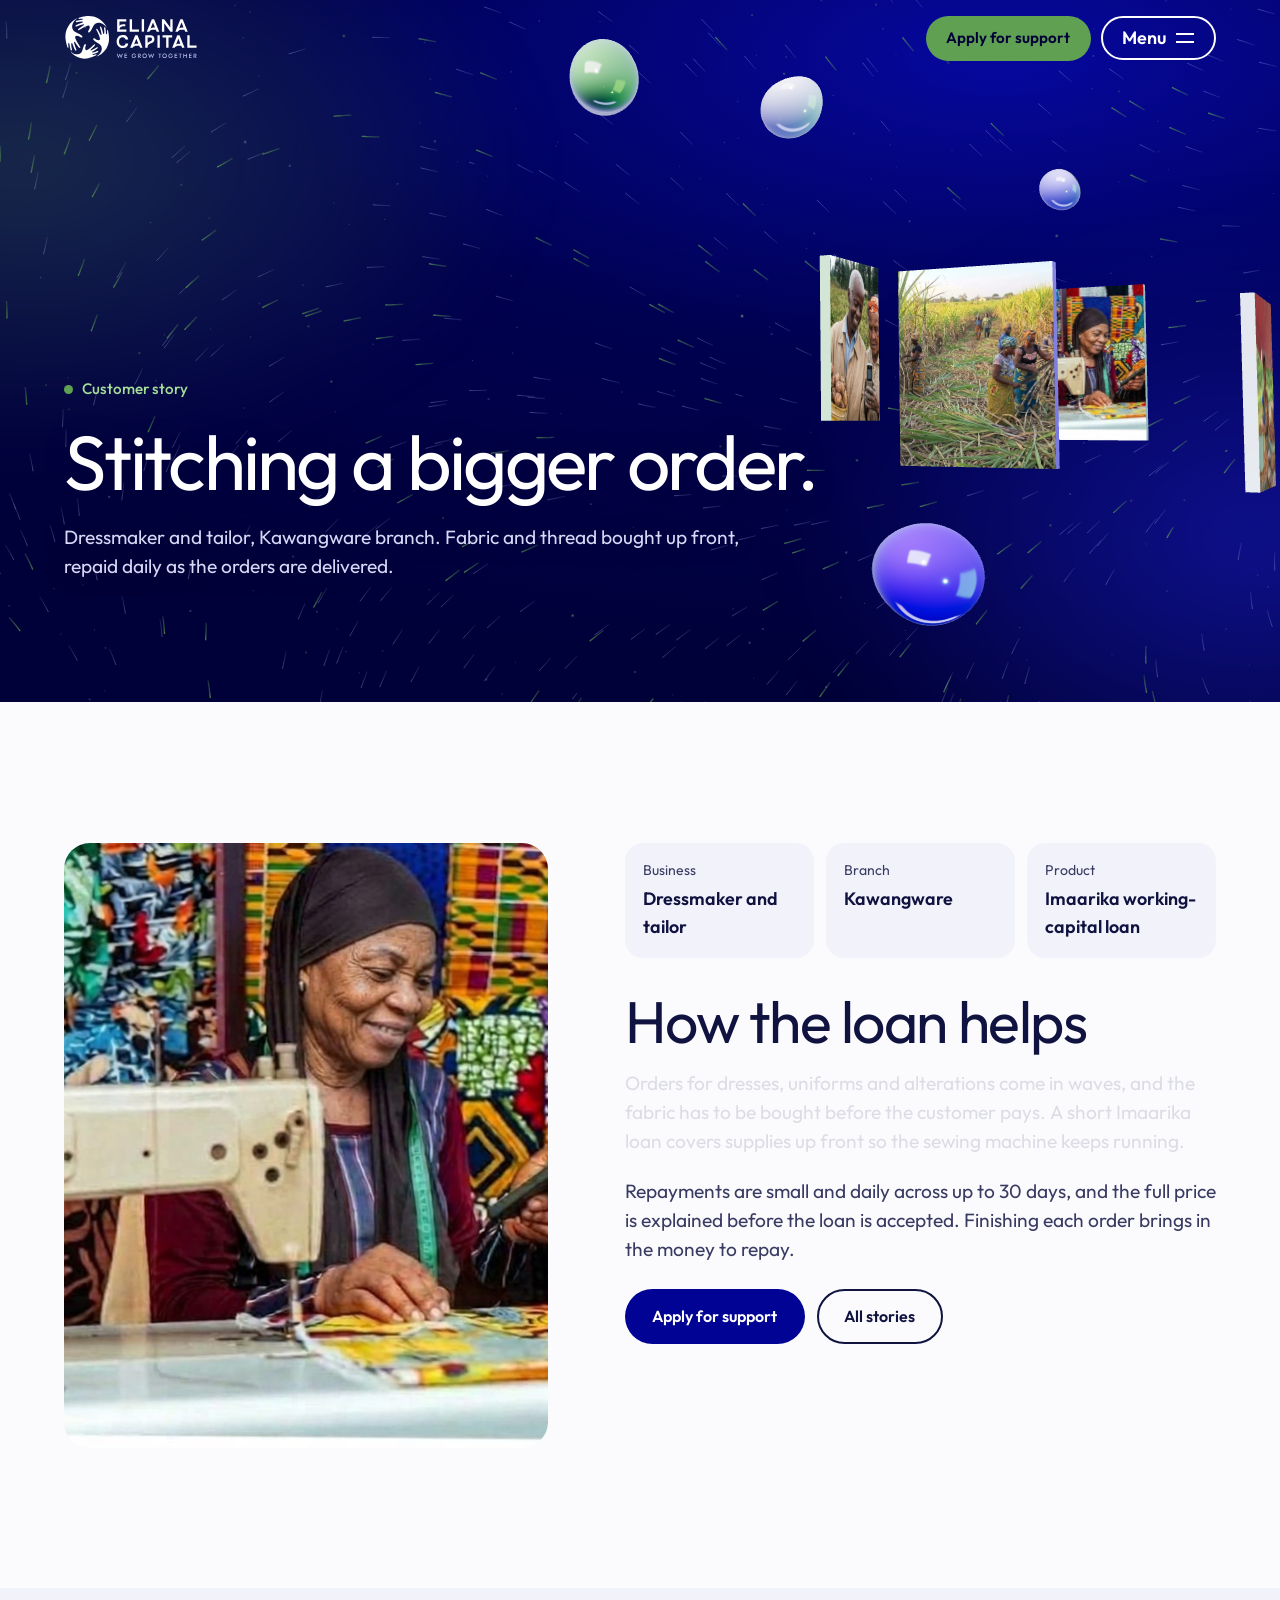
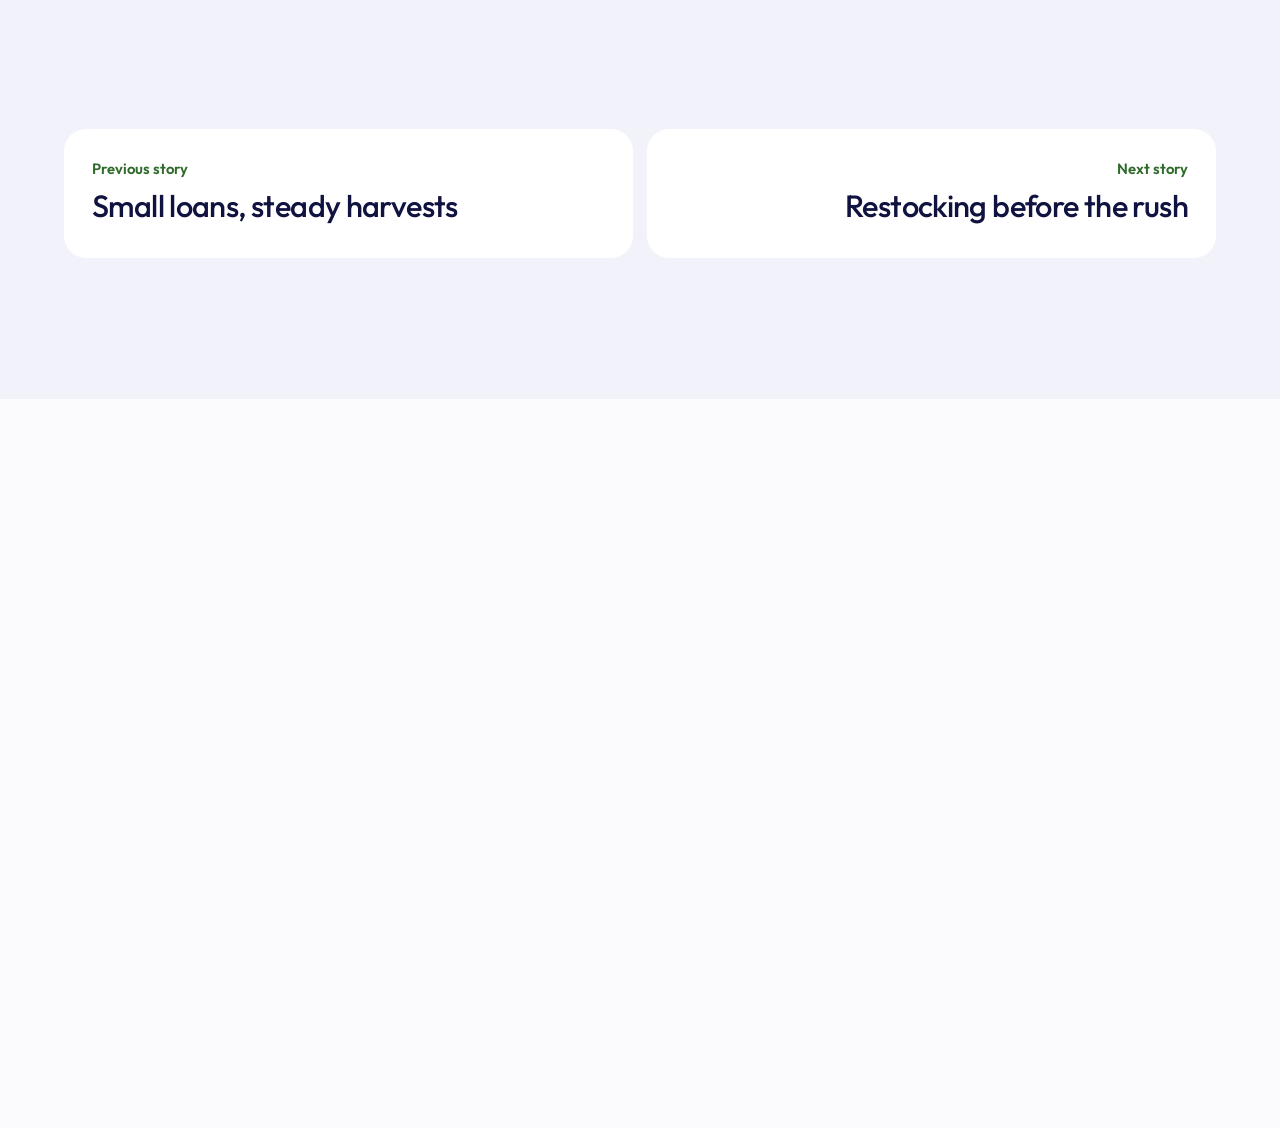
<file: story-dressmaker.html>
<!doctype html>
<html lang="en">
<head>
<meta charset="utf-8">
<meta name="viewport" content="width=device-width, initial-scale=1">
<title>Stitching a bigger order | Customer stories | Eliana Capital</title>
<meta name="description" content="A customer story from Eliana Capital: Stitching a bigger order.">
<meta property="og:title" content="Stitching a bigger order | Customer stories | Eliana Capital"><meta property="og:description" content="A customer story from Eliana Capital: Stitching a bigger order."><meta property="og:type" content="website">
<meta name="theme-color" content="#010395">
<link rel="icon" href="assets/favicon.svg" type="image/svg+xml">
<link rel="preconnect" href="https://fonts.googleapis.com"><link rel="preconnect" href="https://fonts.gstatic.com" crossorigin>
<link href="https://fonts.googleapis.com/css2?family=Outfit:wght@300;400;500;600;700&display=swap" rel="stylesheet">
<link rel="stylesheet" href="css/styles.css">
</head>
<body>
<div class="curtain" aria-hidden="true"><svg viewBox="-1.05 -1.05 2.1 2.1"><use href="#hands"/></svg></div>
<noscript><style>.curtain{display:none}</style></noscript>
<a class="skip" href="#main">Skip to content</a>
<svg width="0" height="0" style="position:absolute" aria-hidden="true" focusable="false"><defs>
<g id="hands"><path d="M-0.5421 -0.8071C-0.5138 -0.8379 -0.483 -0.8662 -0.4508 -0.893C-0.4995 -0.8702 -0.5468 -0.8428 -0.5923 -0.8108C-0.8623 -0.6204 -1.0 -0.3123 -0.9848 -0.005C-0.9817 0.0373 -0.977 0.0809 -0.9701 0.1255C-0.9552 0.2226 -0.9305 0.3249 -0.8929 0.4309C-0.8872 0.4468 -0.8787 0.4589 -0.8642 0.4573C-0.8462 0.4553 -0.8404 0.437 -0.8433 0.4225C-0.8638 0.321 -0.8613 0.2533 -0.8386 0.2442C-0.8255 0.2388 -0.8124 0.2438 -0.8025 0.2947C-0.7878 0.3706 -0.7735 0.4731 -0.7491 0.551C-0.744 0.5673 -0.7277 0.5849 -0.7036 0.5771C-0.6877 0.5719 -0.679 0.5518 -0.6857 0.5261C-0.7079 0.441 -0.7255 0.3503 -0.7182 0.2696C-0.7165 0.2501 -0.7062 0.242 -0.6956 0.242C-0.6833 0.242 -0.6747 0.2492 -0.664 0.2784C-0.6319 0.3665 -0.577 0.5302 -0.5308 0.5815C-0.5208 0.5927 -0.5078 0.594 -0.4955 0.5867C-0.4833 0.5794 -0.4786 0.5604 -0.4859 0.5401C-0.5093 0.4749 -0.5723 0.3313 -0.5963 0.2052C-0.5985 0.1935 -0.5862 0.1763 -0.5712 0.1813C-0.5466 0.1894 -0.4301 0.3817 -0.3684 0.4481C-0.3304 0.4888 -0.293 0.4665 -0.3125 0.423C-0.3293 0.3852 -0.3784 0.3224 -0.4196 0.2522C-0.4905 0.1312 -0.5581 -0.0073 -0.5413 -0.0453C-0.5137 -0.1076 -0.4138 -0.0891 -0.3497 -0.0561C-0.3001 -0.0305 -0.2547 0.0062 -0.2202 -0.0247C-0.1879 -0.0535 -0.232 -0.0949 -0.2964 -0.1371C-0.355 -0.1755 -0.4464 -0.216 -0.5332 -0.2616C-0.6337 -0.3143 -0.6927 -0.4234 -0.6792 -0.5361C-0.6789 -0.5386 -0.6786 -0.541 -0.6782 -0.5435C-0.664 -0.6429 -0.6101 -0.7332 -0.5421 -0.8071Z"/><path d="M0.818 -0.5441C0.8472 -0.5161 0.8738 -0.4859 0.8989 -0.4544C0.8779 -0.5017 0.8525 -0.5479 0.8226 -0.5923C0.6447 -0.8562 0.3507 -0.995 0.0545 -0.9866C0.0137 -0.9845 -0.0284 -0.9808 -0.0715 -0.9751C-0.1653 -0.9627 -0.2644 -0.941 -0.3672 -0.9069C-0.3827 -0.9017 -0.3944 -0.8938 -0.3932 -0.8798C-0.3916 -0.8624 -0.3741 -0.8564 -0.3602 -0.859C-0.262 -0.8766 -0.1968 -0.8729 -0.1884 -0.8509C-0.1836 -0.8381 -0.1887 -0.8255 -0.2379 -0.8171C-0.3113 -0.8044 -0.4103 -0.7928 -0.4857 -0.7708C-0.5016 -0.7662 -0.5189 -0.7509 -0.5118 -0.7275C-0.5072 -0.7121 -0.488 -0.7033 -0.4631 -0.7093C-0.3806 -0.729 -0.2929 -0.744 -0.2154 -0.7354C-0.1967 -0.7333 -0.189 -0.7233 -0.1893 -0.713C-0.1895 -0.7012 -0.1966 -0.693 -0.2249 -0.6834C-0.3104 -0.6542 -0.4692 -0.6047 -0.5196 -0.5612C-0.5306 -0.5517 -0.5321 -0.5393 -0.5253 -0.5273C-0.5185 -0.5154 -0.5003 -0.5105 -0.4806 -0.5171C-0.4173 -0.5383 -0.2777 -0.5961 -0.1558 -0.6167C-0.1445 -0.6186 -0.1282 -0.6064 -0.1333 -0.5921C-0.1416 -0.5685 -0.3292 -0.4602 -0.3944 -0.402C-0.4344 -0.3664 -0.4136 -0.3299 -0.3713 -0.3477C-0.3346 -0.3632 -0.2731 -0.4092 -0.2046 -0.4474C-0.0867 -0.5133 0.0481 -0.5756 0.0843 -0.5587C0.1438 -0.5308 0.124 -0.435 0.0908 -0.3738C0.0652 -0.3267 0.029 -0.2836 0.058 -0.2498C0.0851 -0.2182 0.1259 -0.2598 0.1678 -0.3209C0.206 -0.3766 0.2469 -0.4638 0.2925 -0.5465C0.3453 -0.6422 0.4516 -0.6969 0.5598 -0.6815C0.5621 -0.6812 0.5645 -0.6808 0.5669 -0.6804C0.6623 -0.6647 0.7482 -0.611 0.818 -0.5441Z"/><path d="M0.5132 0.7895C0.484 0.8154 0.4528 0.8386 0.4205 0.8604C0.4677 0.8439 0.5142 0.823 0.5593 0.7976C0.8273 0.647 0.9839 0.3747 0.9988 0.0888C1.0 0.0493 0.9997 0.0086 0.9976 -0.0334C0.9929 -0.1247 0.9798 -0.2217 0.9549 -0.3234C0.9512 -0.3387 0.9445 -0.3506 0.9309 -0.3505C0.914 -0.3504 0.9069 -0.334 0.9082 -0.3204C0.9176 -0.2245 0.909 -0.162 0.8871 -0.1557C0.8744 -0.152 0.8627 -0.1579 0.8584 -0.2059C0.8519 -0.2776 0.8484 -0.3738 0.8332 -0.4482C0.83 -0.4638 0.8166 -0.4816 0.7935 -0.4767C0.7783 -0.4734 0.7684 -0.4556 0.7722 -0.4312C0.7847 -0.3502 0.7924 -0.2646 0.778 -0.1906C0.7745 -0.1727 0.7643 -0.1662 0.7544 -0.1672C0.743 -0.1684 0.7358 -0.1759 0.7287 -0.2038C0.7072 -0.2884 0.6719 -0.4452 0.634 -0.4971C0.6257 -0.5084 0.6139 -0.5109 0.6018 -0.5052C0.5898 -0.4996 0.5837 -0.4825 0.5885 -0.463C0.604 -0.4004 0.6488 -0.2615 0.659 -0.1425C0.66 -0.1315 0.647 -0.1167 0.6336 -0.1227C0.6115 -0.1326 0.5219 -0.3216 0.471 -0.3889C0.4397 -0.4302 0.403 -0.4131 0.4168 -0.371C0.4289 -0.3344 0.4684 -0.2716 0.4999 -0.2027C0.5541 -0.084 0.6036 0.0506 0.5845 0.0841C0.553 0.1393 0.4623 0.1127 0.406 0.076C0.3625 0.0477 0.324 0.0094 0.2891 0.0347C0.2565 0.0584 0.2934 0.1009 0.349 0.1461C0.3997 0.1871 0.4805 0.2333 0.5565 0.2836C0.6445 0.342 0.6889 0.4485 0.6657 0.5515C0.6652 0.5538 0.6647 0.5561 0.6641 0.5583C0.6415 0.649 0.5831 0.7275 0.5132 0.7895Z"/><path d="M-0.6783 0.6816C-0.7083 0.6622 -0.7365 0.6404 -0.7637 0.6173C-0.7375 0.6549 -0.7076 0.6908 -0.6741 0.7243C-0.4749 0.9239 -0.1958 0.995 0.0604 0.9377C0.0955 0.9291 0.1314 0.9187 0.168 0.9065C0.2475 0.8799 0.3299 0.8443 0.4136 0.7973C0.4262 0.7902 0.4351 0.7814 0.4316 0.7694C0.4274 0.7545 0.4111 0.7523 0.3994 0.7568C0.317 0.7887 0.2597 0.7965 0.2487 0.7788C0.2424 0.7685 0.2447 0.7567 0.286 0.741C0.3477 0.7177 0.4319 0.6908 0.4938 0.659C0.5068 0.6523 0.5192 0.6362 0.5092 0.617C0.5025 0.6043 0.4843 0.6 0.4637 0.6093C0.3953 0.6403 0.3216 0.6682 0.2527 0.6738C0.2361 0.6752 0.2277 0.6677 0.2262 0.6588C0.2244 0.6484 0.2292 0.6401 0.2522 0.627C0.3216 0.5872 0.4514 0.5173 0.4879 0.471C0.4958 0.4609 0.4951 0.4499 0.4871 0.4406C0.4792 0.4314 0.4626 0.4302 0.4466 0.4393C0.3951 0.4684 0.2834 0.5422 0.1809 0.5806C0.1714 0.5842 0.1551 0.5763 0.1571 0.563C0.1604 0.5411 0.3052 0.4153 0.3521 0.3537C0.3809 0.316 0.3567 0.2877 0.3229 0.3103C0.2936 0.33 0.2479 0.3804 0.1948 0.4252C0.1033 0.5024 -0.0034 0.5793 -0.0377 0.5706C-0.0941 0.5565 -0.0931 0.4698 -0.0745 0.411C-0.0602 0.3656 -0.036 0.3221 -0.0669 0.2976C-0.0958 0.2746 -0.1243 0.3177 -0.1504 0.378C-0.1743 0.4328 -0.1951 0.5156 -0.2208 0.5952C-0.2506 0.6873 -0.3338 0.7527 -0.4305 0.7576C-0.4326 0.7578 -0.4347 0.7578 -0.4369 0.7579C-0.5225 0.7603 -0.6063 0.7281 -0.6783 0.6816Z"/></g>
</defs></svg>
<header class="hdr"><div class="container">
<a class="logo " href="index.html" aria-label="Eliana Capital, home"><img class="logo-on-dark" src="assets/logo-white.svg" alt="Eliana Capital, we grow together" width="134" height="46"><img class="logo-on-light" src="assets/logo-color.svg" alt="" width="134" height="46" aria-hidden="true"></a>
<div class="hdr-right"><a class="btn btn-sm" href="contact.html#apply">Apply for support</a>
<button class="menu-btn" type="button" aria-expanded="false" aria-controls="menu"><span>Menu</span><i></i></button></div>
</div></header>
<nav class="menu" id="menu" aria-label="Main">
<ul><li><a href="index.html">Home</a></li><li><a href="about.html">About us</a></li><li><a href="services.html">Our services</a></li><li><a href="how-it-works.html">How it works</a></li><li><a href="customer-stories.html">Customer stories</a></li><li><a href="faqs.html">FAQs</a></li><li><a href="contact.html">Contact us</a></li></ul>
<aside><h2>Talk to us</h2><p><a href="tel:+254721881177">+254 721881177</a><br><a href="https://wa.me/254721881177">WhatsApp us</a><br><a href="mailto:support@eliana-capital.com">support@eliana-capital.com</a></p>
<h2>Find us</h2><p>Kawangware, Utawala, Thika<br>Head office, Nairobi</p></aside>
</nav>
<main id="main">
<section class="phero"><canvas data-flow aria-hidden="true"></canvas><canvas data-scene="page" data-variant="cards" aria-hidden="true"></canvas><div class="container">
<p class="label">Customer story</p><h1>Stitching a bigger order.</h1><p class="lead">Dressmaker and tailor, Kawangware branch. Fabric and thread bought up front, repaid daily as the orders are delivered.</p></div></section>

<section class="sec"><div class="container story-page">
<div><figure class="photo has-img photo--tall" data-tilt><img src="assets/tailor.jpg" alt="A dressmaker smiling at her phone beside her sewing machine" loading="lazy" style="object-position:72% 35%"></figure></div>
<div class="story-copy">
<dl class="facts"><div><dt>Business</dt><dd>Dressmaker and tailor</dd></div><div><dt>Branch</dt><dd>Kawangware</dd></div><div><dt>Product</dt><dd>Imaarika working-capital loan</dd></div></dl>
<h2>How the loan helps</h2>
<p class="lead">Orders for dresses, uniforms and alterations come in waves, and the fabric has to be bought before the customer pays. A short Imaarika loan covers supplies up front so the sewing machine keeps running.</p>
<p class="lead">Repayments are small and daily across up to 30 days, and the full price is explained before the loan is accepted. Finishing each order brings in the money to repay.</p>
<div class="btn-row"><a class="btn btn-blue" href="contact.html#apply">Apply for support</a><a class="btn btn-line" href="customer-stories.html">All stories</a></div>
</div></div></section>
<section class="sec sec--mist"><div class="container"><div class="story-nav">
<a href="story-farming-couple.html"><small>Previous story</small><b>Small loans, steady harvests</b></a><a href="story-market-seller.html"><small>Next story</small><b>Restocking before the rush</b></a></div></div></section>
</main>
<footer class="foot">
<div class="container foot-grid">
<div><a class="logo logo--foot" href="index.html" aria-label="Eliana Capital, home"><img class="logo-on-dark" src="assets/logo-white.svg" alt="Eliana Capital, we grow together" width="134" height="46"><img class="logo-on-light" src="assets/logo-color.svg" alt="" width="134" height="46" aria-hidden="true"></a><p class="tag">Accessible, responsible lending for the people who keep Kenya's markets moving.</p></div>
<div><h2>Explore</h2><ul><li><a href="index.html">Home</a></li><li><a href="about.html">About us</a></li><li><a href="services.html">Our services</a></li><li><a href="how-it-works.html">How it works</a></li><li><a href="customer-stories.html">Customer stories</a></li><li><a href="faqs.html">FAQs</a></li><li><a href="contact.html">Contact us</a></li></ul></div>
<div><h2>Reach us</h2><ul><li><a href="tel:+254721881177">+254 721881177</a></li><li><a href="https://wa.me/254721881177">WhatsApp</a></li><li><a href="mailto:support@eliana-capital.com">support@eliana-capital.com</a></li></ul></div>
<div><h2>Good to know</h2><ul><li><a href="privacy.html">Privacy notice</a></li><li><a href="terms.html">Terms of use</a></li><li><a href="accessibility.html">Accessibility statement</a></li><li><a href="contact.html#complaint">Make a complaint</a></li><li><a href="faqs.html">Questions about pricing</a></li></ul></div>
</div>
<div class="foot-word" aria-hidden="true">Eliana</div>
<div class="foot-base"><div class="container" style="display:flex;flex-wrap:wrap;justify-content:space-between;gap:12px"><span>&copy; <span data-year>2026</span> Eliana Capital Limited. We grow together.</span><span class="foot-legal"><a href="privacy.html">Privacy</a><a href="terms.html">Terms</a><a href="accessibility.html">Accessibility</a></span></div></div>
</footer>
<script src="js/imgdata.js"></script>
<script src="assets/vendor/three.min.js"></script>
<script src="js/scene3d.js"></script>
<script src="js/main.js"></script>
<script src="js/fx.js"></script>
<script src="js/gl-images.js"></script>
<script src="js/flow.js"></script>
<script src="js/motion.js"></script>
<script src="js/touch.js"></script>
<script src="js/swipe.js"></script>
</body>
</html>
</file>
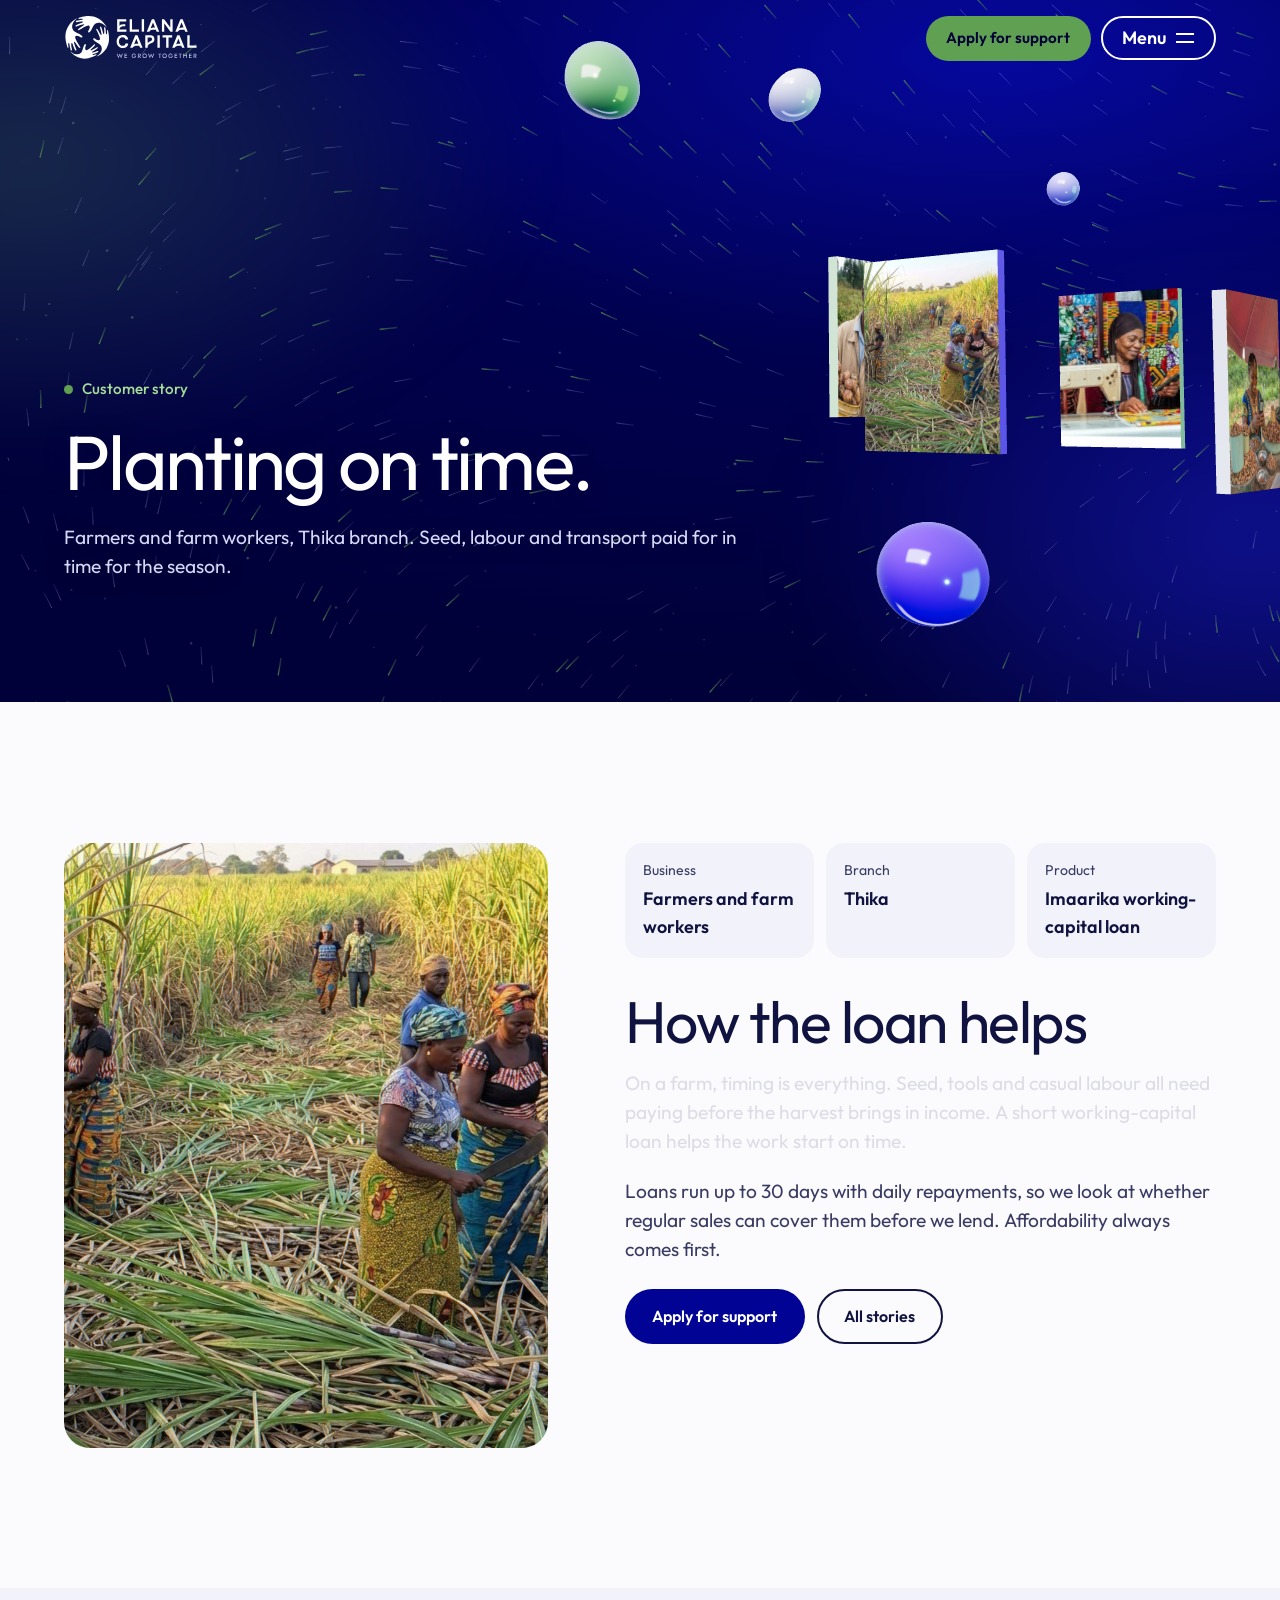
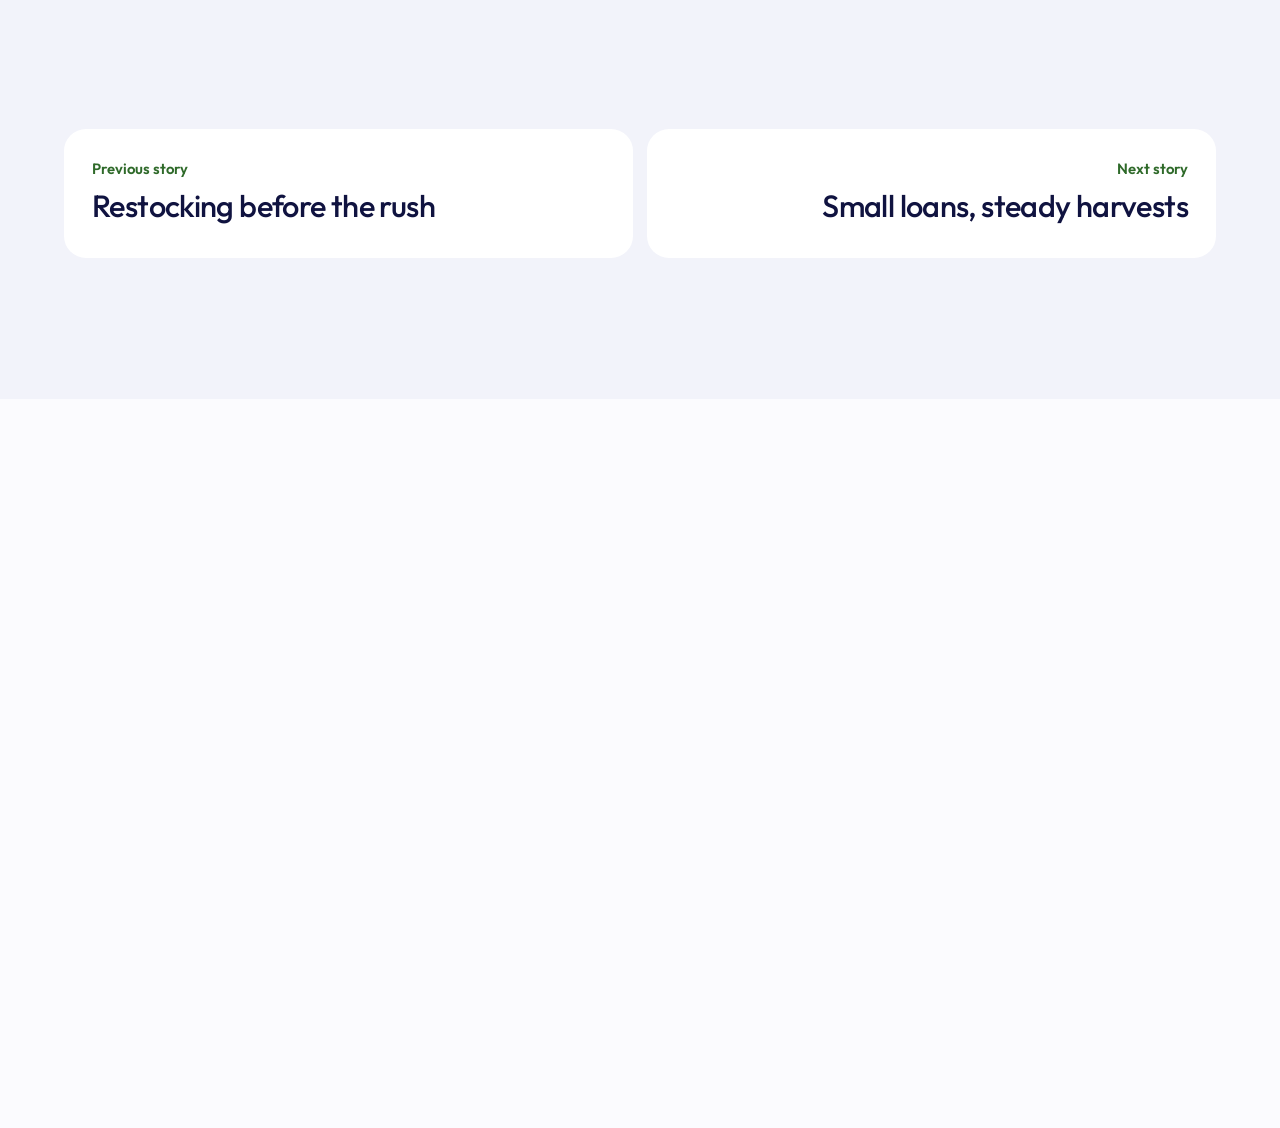
<file: story-farmers.html>
<!doctype html>
<html lang="en">
<head>
<meta charset="utf-8">
<meta name="viewport" content="width=device-width, initial-scale=1">
<title>Planting on time | Customer stories | Eliana Capital</title>
<meta name="description" content="A customer story from Eliana Capital: Planting on time.">
<meta property="og:title" content="Planting on time | Customer stories | Eliana Capital"><meta property="og:description" content="A customer story from Eliana Capital: Planting on time."><meta property="og:type" content="website">
<meta name="theme-color" content="#010395">
<link rel="icon" href="assets/favicon.svg" type="image/svg+xml">
<link rel="preconnect" href="https://fonts.googleapis.com"><link rel="preconnect" href="https://fonts.gstatic.com" crossorigin>
<link href="https://fonts.googleapis.com/css2?family=Outfit:wght@300;400;500;600;700&display=swap" rel="stylesheet">
<link rel="stylesheet" href="css/styles.css">
</head>
<body>
<div class="curtain" aria-hidden="true"><svg viewBox="-1.05 -1.05 2.1 2.1"><use href="#hands"/></svg></div>
<noscript><style>.curtain{display:none}</style></noscript>
<a class="skip" href="#main">Skip to content</a>
<svg width="0" height="0" style="position:absolute" aria-hidden="true" focusable="false"><defs>
<g id="hands"><path d="M-0.5421 -0.8071C-0.5138 -0.8379 -0.483 -0.8662 -0.4508 -0.893C-0.4995 -0.8702 -0.5468 -0.8428 -0.5923 -0.8108C-0.8623 -0.6204 -1.0 -0.3123 -0.9848 -0.005C-0.9817 0.0373 -0.977 0.0809 -0.9701 0.1255C-0.9552 0.2226 -0.9305 0.3249 -0.8929 0.4309C-0.8872 0.4468 -0.8787 0.4589 -0.8642 0.4573C-0.8462 0.4553 -0.8404 0.437 -0.8433 0.4225C-0.8638 0.321 -0.8613 0.2533 -0.8386 0.2442C-0.8255 0.2388 -0.8124 0.2438 -0.8025 0.2947C-0.7878 0.3706 -0.7735 0.4731 -0.7491 0.551C-0.744 0.5673 -0.7277 0.5849 -0.7036 0.5771C-0.6877 0.5719 -0.679 0.5518 -0.6857 0.5261C-0.7079 0.441 -0.7255 0.3503 -0.7182 0.2696C-0.7165 0.2501 -0.7062 0.242 -0.6956 0.242C-0.6833 0.242 -0.6747 0.2492 -0.664 0.2784C-0.6319 0.3665 -0.577 0.5302 -0.5308 0.5815C-0.5208 0.5927 -0.5078 0.594 -0.4955 0.5867C-0.4833 0.5794 -0.4786 0.5604 -0.4859 0.5401C-0.5093 0.4749 -0.5723 0.3313 -0.5963 0.2052C-0.5985 0.1935 -0.5862 0.1763 -0.5712 0.1813C-0.5466 0.1894 -0.4301 0.3817 -0.3684 0.4481C-0.3304 0.4888 -0.293 0.4665 -0.3125 0.423C-0.3293 0.3852 -0.3784 0.3224 -0.4196 0.2522C-0.4905 0.1312 -0.5581 -0.0073 -0.5413 -0.0453C-0.5137 -0.1076 -0.4138 -0.0891 -0.3497 -0.0561C-0.3001 -0.0305 -0.2547 0.0062 -0.2202 -0.0247C-0.1879 -0.0535 -0.232 -0.0949 -0.2964 -0.1371C-0.355 -0.1755 -0.4464 -0.216 -0.5332 -0.2616C-0.6337 -0.3143 -0.6927 -0.4234 -0.6792 -0.5361C-0.6789 -0.5386 -0.6786 -0.541 -0.6782 -0.5435C-0.664 -0.6429 -0.6101 -0.7332 -0.5421 -0.8071Z"/><path d="M0.818 -0.5441C0.8472 -0.5161 0.8738 -0.4859 0.8989 -0.4544C0.8779 -0.5017 0.8525 -0.5479 0.8226 -0.5923C0.6447 -0.8562 0.3507 -0.995 0.0545 -0.9866C0.0137 -0.9845 -0.0284 -0.9808 -0.0715 -0.9751C-0.1653 -0.9627 -0.2644 -0.941 -0.3672 -0.9069C-0.3827 -0.9017 -0.3944 -0.8938 -0.3932 -0.8798C-0.3916 -0.8624 -0.3741 -0.8564 -0.3602 -0.859C-0.262 -0.8766 -0.1968 -0.8729 -0.1884 -0.8509C-0.1836 -0.8381 -0.1887 -0.8255 -0.2379 -0.8171C-0.3113 -0.8044 -0.4103 -0.7928 -0.4857 -0.7708C-0.5016 -0.7662 -0.5189 -0.7509 -0.5118 -0.7275C-0.5072 -0.7121 -0.488 -0.7033 -0.4631 -0.7093C-0.3806 -0.729 -0.2929 -0.744 -0.2154 -0.7354C-0.1967 -0.7333 -0.189 -0.7233 -0.1893 -0.713C-0.1895 -0.7012 -0.1966 -0.693 -0.2249 -0.6834C-0.3104 -0.6542 -0.4692 -0.6047 -0.5196 -0.5612C-0.5306 -0.5517 -0.5321 -0.5393 -0.5253 -0.5273C-0.5185 -0.5154 -0.5003 -0.5105 -0.4806 -0.5171C-0.4173 -0.5383 -0.2777 -0.5961 -0.1558 -0.6167C-0.1445 -0.6186 -0.1282 -0.6064 -0.1333 -0.5921C-0.1416 -0.5685 -0.3292 -0.4602 -0.3944 -0.402C-0.4344 -0.3664 -0.4136 -0.3299 -0.3713 -0.3477C-0.3346 -0.3632 -0.2731 -0.4092 -0.2046 -0.4474C-0.0867 -0.5133 0.0481 -0.5756 0.0843 -0.5587C0.1438 -0.5308 0.124 -0.435 0.0908 -0.3738C0.0652 -0.3267 0.029 -0.2836 0.058 -0.2498C0.0851 -0.2182 0.1259 -0.2598 0.1678 -0.3209C0.206 -0.3766 0.2469 -0.4638 0.2925 -0.5465C0.3453 -0.6422 0.4516 -0.6969 0.5598 -0.6815C0.5621 -0.6812 0.5645 -0.6808 0.5669 -0.6804C0.6623 -0.6647 0.7482 -0.611 0.818 -0.5441Z"/><path d="M0.5132 0.7895C0.484 0.8154 0.4528 0.8386 0.4205 0.8604C0.4677 0.8439 0.5142 0.823 0.5593 0.7976C0.8273 0.647 0.9839 0.3747 0.9988 0.0888C1.0 0.0493 0.9997 0.0086 0.9976 -0.0334C0.9929 -0.1247 0.9798 -0.2217 0.9549 -0.3234C0.9512 -0.3387 0.9445 -0.3506 0.9309 -0.3505C0.914 -0.3504 0.9069 -0.334 0.9082 -0.3204C0.9176 -0.2245 0.909 -0.162 0.8871 -0.1557C0.8744 -0.152 0.8627 -0.1579 0.8584 -0.2059C0.8519 -0.2776 0.8484 -0.3738 0.8332 -0.4482C0.83 -0.4638 0.8166 -0.4816 0.7935 -0.4767C0.7783 -0.4734 0.7684 -0.4556 0.7722 -0.4312C0.7847 -0.3502 0.7924 -0.2646 0.778 -0.1906C0.7745 -0.1727 0.7643 -0.1662 0.7544 -0.1672C0.743 -0.1684 0.7358 -0.1759 0.7287 -0.2038C0.7072 -0.2884 0.6719 -0.4452 0.634 -0.4971C0.6257 -0.5084 0.6139 -0.5109 0.6018 -0.5052C0.5898 -0.4996 0.5837 -0.4825 0.5885 -0.463C0.604 -0.4004 0.6488 -0.2615 0.659 -0.1425C0.66 -0.1315 0.647 -0.1167 0.6336 -0.1227C0.6115 -0.1326 0.5219 -0.3216 0.471 -0.3889C0.4397 -0.4302 0.403 -0.4131 0.4168 -0.371C0.4289 -0.3344 0.4684 -0.2716 0.4999 -0.2027C0.5541 -0.084 0.6036 0.0506 0.5845 0.0841C0.553 0.1393 0.4623 0.1127 0.406 0.076C0.3625 0.0477 0.324 0.0094 0.2891 0.0347C0.2565 0.0584 0.2934 0.1009 0.349 0.1461C0.3997 0.1871 0.4805 0.2333 0.5565 0.2836C0.6445 0.342 0.6889 0.4485 0.6657 0.5515C0.6652 0.5538 0.6647 0.5561 0.6641 0.5583C0.6415 0.649 0.5831 0.7275 0.5132 0.7895Z"/><path d="M-0.6783 0.6816C-0.7083 0.6622 -0.7365 0.6404 -0.7637 0.6173C-0.7375 0.6549 -0.7076 0.6908 -0.6741 0.7243C-0.4749 0.9239 -0.1958 0.995 0.0604 0.9377C0.0955 0.9291 0.1314 0.9187 0.168 0.9065C0.2475 0.8799 0.3299 0.8443 0.4136 0.7973C0.4262 0.7902 0.4351 0.7814 0.4316 0.7694C0.4274 0.7545 0.4111 0.7523 0.3994 0.7568C0.317 0.7887 0.2597 0.7965 0.2487 0.7788C0.2424 0.7685 0.2447 0.7567 0.286 0.741C0.3477 0.7177 0.4319 0.6908 0.4938 0.659C0.5068 0.6523 0.5192 0.6362 0.5092 0.617C0.5025 0.6043 0.4843 0.6 0.4637 0.6093C0.3953 0.6403 0.3216 0.6682 0.2527 0.6738C0.2361 0.6752 0.2277 0.6677 0.2262 0.6588C0.2244 0.6484 0.2292 0.6401 0.2522 0.627C0.3216 0.5872 0.4514 0.5173 0.4879 0.471C0.4958 0.4609 0.4951 0.4499 0.4871 0.4406C0.4792 0.4314 0.4626 0.4302 0.4466 0.4393C0.3951 0.4684 0.2834 0.5422 0.1809 0.5806C0.1714 0.5842 0.1551 0.5763 0.1571 0.563C0.1604 0.5411 0.3052 0.4153 0.3521 0.3537C0.3809 0.316 0.3567 0.2877 0.3229 0.3103C0.2936 0.33 0.2479 0.3804 0.1948 0.4252C0.1033 0.5024 -0.0034 0.5793 -0.0377 0.5706C-0.0941 0.5565 -0.0931 0.4698 -0.0745 0.411C-0.0602 0.3656 -0.036 0.3221 -0.0669 0.2976C-0.0958 0.2746 -0.1243 0.3177 -0.1504 0.378C-0.1743 0.4328 -0.1951 0.5156 -0.2208 0.5952C-0.2506 0.6873 -0.3338 0.7527 -0.4305 0.7576C-0.4326 0.7578 -0.4347 0.7578 -0.4369 0.7579C-0.5225 0.7603 -0.6063 0.7281 -0.6783 0.6816Z"/></g>
</defs></svg>
<header class="hdr"><div class="container">
<a class="logo " href="index.html" aria-label="Eliana Capital, home"><img class="logo-on-dark" src="assets/logo-white.svg" alt="Eliana Capital, we grow together" width="134" height="46"><img class="logo-on-light" src="assets/logo-color.svg" alt="" width="134" height="46" aria-hidden="true"></a>
<div class="hdr-right"><a class="btn btn-sm" href="contact.html#apply">Apply for support</a>
<button class="menu-btn" type="button" aria-expanded="false" aria-controls="menu"><span>Menu</span><i></i></button></div>
</div></header>
<nav class="menu" id="menu" aria-label="Main">
<ul><li><a href="index.html">Home</a></li><li><a href="about.html">About us</a></li><li><a href="services.html">Our services</a></li><li><a href="how-it-works.html">How it works</a></li><li><a href="customer-stories.html">Customer stories</a></li><li><a href="faqs.html">FAQs</a></li><li><a href="contact.html">Contact us</a></li></ul>
<aside><h2>Talk to us</h2><p><a href="tel:+254721881177">+254 721881177</a><br><a href="https://wa.me/254721881177">WhatsApp us</a><br><a href="mailto:support@eliana-capital.com">support@eliana-capital.com</a></p>
<h2>Find us</h2><p>Kawangware, Utawala, Thika<br>Head office, Nairobi</p></aside>
</nav>
<main id="main">
<section class="phero"><canvas data-flow aria-hidden="true"></canvas><canvas data-scene="page" data-variant="cards" aria-hidden="true"></canvas><div class="container">
<p class="label">Customer story</p><h1>Planting on time.</h1><p class="lead">Farmers and farm workers, Thika branch. Seed, labour and transport paid for in time for the season.</p></div></section>

<section class="sec"><div class="container story-page">
<div><figure class="photo has-img photo--tall" data-tilt><img src="assets/farmers.jpg" alt="Women and men harvesting sugarcane in a field" loading="lazy" style="object-position:74% 55%"></figure></div>
<div class="story-copy">
<dl class="facts"><div><dt>Business</dt><dd>Farmers and farm workers</dd></div><div><dt>Branch</dt><dd>Thika</dd></div><div><dt>Product</dt><dd>Imaarika working-capital loan</dd></div></dl>
<h2>How the loan helps</h2>
<p class="lead">On a farm, timing is everything. Seed, tools and casual labour all need paying before the harvest brings in income. A short working-capital loan helps the work start on time.</p>
<p class="lead">Loans run up to 30 days with daily repayments, so we look at whether regular sales can cover them before we lend. Affordability always comes first.</p>
<div class="btn-row"><a class="btn btn-blue" href="contact.html#apply">Apply for support</a><a class="btn btn-line" href="customer-stories.html">All stories</a></div>
</div></div></section>
<section class="sec sec--mist"><div class="container"><div class="story-nav">
<a href="story-market-seller.html"><small>Previous story</small><b>Restocking before the rush</b></a><a href="story-farming-couple.html"><small>Next story</small><b>Small loans, steady harvests</b></a></div></div></section>
</main>
<footer class="foot">
<div class="container foot-grid">
<div><a class="logo logo--foot" href="index.html" aria-label="Eliana Capital, home"><img class="logo-on-dark" src="assets/logo-white.svg" alt="Eliana Capital, we grow together" width="134" height="46"><img class="logo-on-light" src="assets/logo-color.svg" alt="" width="134" height="46" aria-hidden="true"></a><p class="tag">Accessible, responsible lending for the people who keep Kenya's markets moving.</p></div>
<div><h2>Explore</h2><ul><li><a href="index.html">Home</a></li><li><a href="about.html">About us</a></li><li><a href="services.html">Our services</a></li><li><a href="how-it-works.html">How it works</a></li><li><a href="customer-stories.html">Customer stories</a></li><li><a href="faqs.html">FAQs</a></li><li><a href="contact.html">Contact us</a></li></ul></div>
<div><h2>Reach us</h2><ul><li><a href="tel:+254721881177">+254 721881177</a></li><li><a href="https://wa.me/254721881177">WhatsApp</a></li><li><a href="mailto:support@eliana-capital.com">support@eliana-capital.com</a></li></ul></div>
<div><h2>Good to know</h2><ul><li><a href="privacy.html">Privacy notice</a></li><li><a href="terms.html">Terms of use</a></li><li><a href="accessibility.html">Accessibility statement</a></li><li><a href="contact.html#complaint">Make a complaint</a></li><li><a href="faqs.html">Questions about pricing</a></li></ul></div>
</div>
<div class="foot-word" aria-hidden="true">Eliana</div>
<div class="foot-base"><div class="container" style="display:flex;flex-wrap:wrap;justify-content:space-between;gap:12px"><span>&copy; <span data-year>2026</span> Eliana Capital Limited. We grow together.</span><span class="foot-legal"><a href="privacy.html">Privacy</a><a href="terms.html">Terms</a><a href="accessibility.html">Accessibility</a></span></div></div>
</footer>
<script src="js/imgdata.js"></script>
<script src="assets/vendor/three.min.js"></script>
<script src="js/scene3d.js"></script>
<script src="js/main.js"></script>
<script src="js/fx.js"></script>
<script src="js/gl-images.js"></script>
<script src="js/flow.js"></script>
<script src="js/motion.js"></script>
<script src="js/touch.js"></script>
<script src="js/swipe.js"></script>
</body>
</html>
</file>
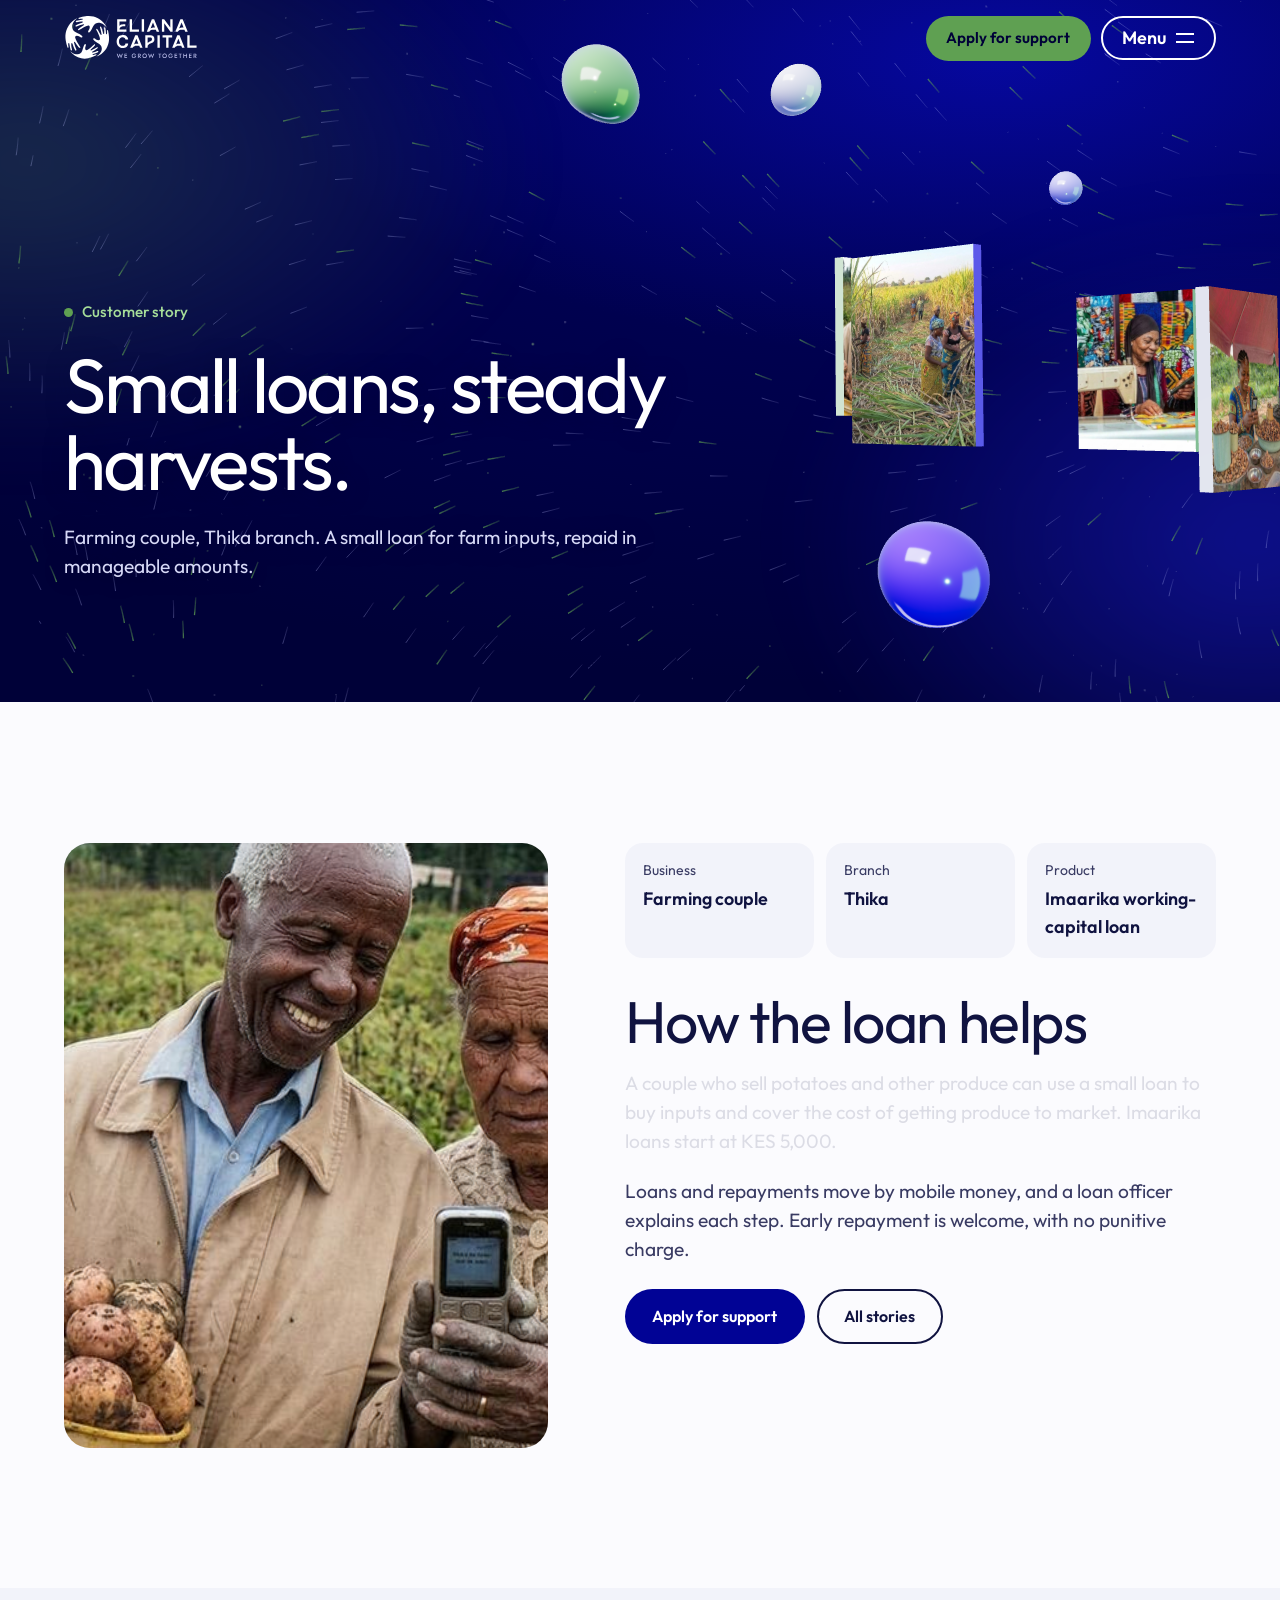
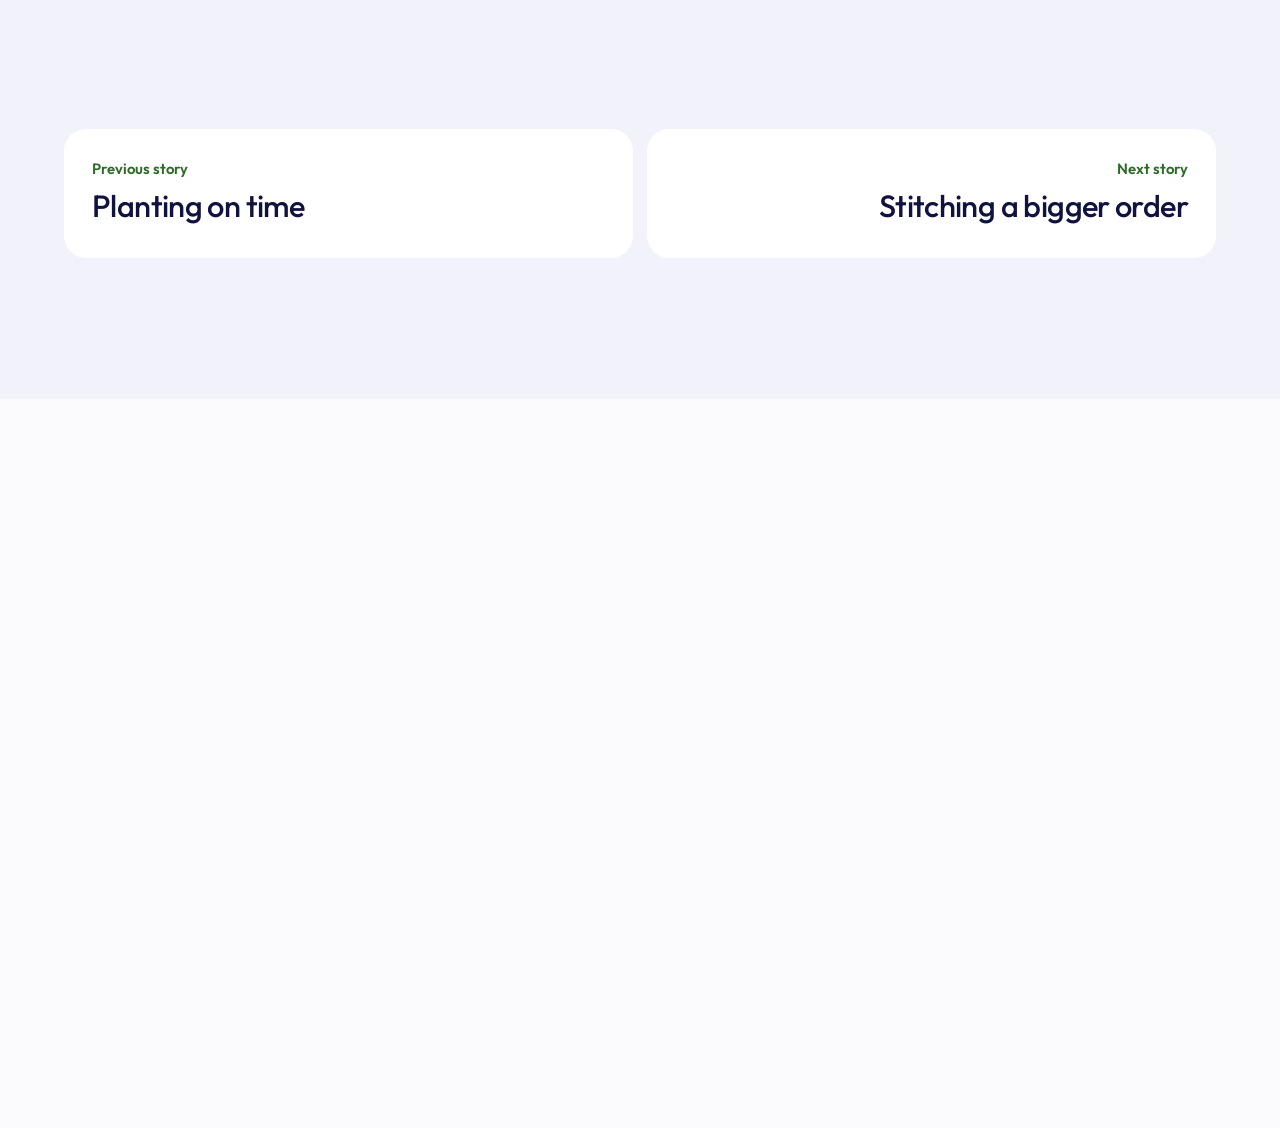
<file: story-farming-couple.html>
<!doctype html>
<html lang="en">
<head>
<meta charset="utf-8">
<meta name="viewport" content="width=device-width, initial-scale=1">
<title>Small loans, steady harvests | Customer stories | Eliana Capital</title>
<meta name="description" content="A customer story from Eliana Capital: Small loans, steady harvests.">
<meta property="og:title" content="Small loans, steady harvests | Customer stories | Eliana Capital"><meta property="og:description" content="A customer story from Eliana Capital: Small loans, steady harvests."><meta property="og:type" content="website">
<meta name="theme-color" content="#010395">
<link rel="icon" href="assets/favicon.svg" type="image/svg+xml">
<link rel="preconnect" href="https://fonts.googleapis.com"><link rel="preconnect" href="https://fonts.gstatic.com" crossorigin>
<link href="https://fonts.googleapis.com/css2?family=Outfit:wght@300;400;500;600;700&display=swap" rel="stylesheet">
<link rel="stylesheet" href="css/styles.css">
</head>
<body>
<div class="curtain" aria-hidden="true"><svg viewBox="-1.05 -1.05 2.1 2.1"><use href="#hands"/></svg></div>
<noscript><style>.curtain{display:none}</style></noscript>
<a class="skip" href="#main">Skip to content</a>
<svg width="0" height="0" style="position:absolute" aria-hidden="true" focusable="false"><defs>
<g id="hands"><path d="M-0.5421 -0.8071C-0.5138 -0.8379 -0.483 -0.8662 -0.4508 -0.893C-0.4995 -0.8702 -0.5468 -0.8428 -0.5923 -0.8108C-0.8623 -0.6204 -1.0 -0.3123 -0.9848 -0.005C-0.9817 0.0373 -0.977 0.0809 -0.9701 0.1255C-0.9552 0.2226 -0.9305 0.3249 -0.8929 0.4309C-0.8872 0.4468 -0.8787 0.4589 -0.8642 0.4573C-0.8462 0.4553 -0.8404 0.437 -0.8433 0.4225C-0.8638 0.321 -0.8613 0.2533 -0.8386 0.2442C-0.8255 0.2388 -0.8124 0.2438 -0.8025 0.2947C-0.7878 0.3706 -0.7735 0.4731 -0.7491 0.551C-0.744 0.5673 -0.7277 0.5849 -0.7036 0.5771C-0.6877 0.5719 -0.679 0.5518 -0.6857 0.5261C-0.7079 0.441 -0.7255 0.3503 -0.7182 0.2696C-0.7165 0.2501 -0.7062 0.242 -0.6956 0.242C-0.6833 0.242 -0.6747 0.2492 -0.664 0.2784C-0.6319 0.3665 -0.577 0.5302 -0.5308 0.5815C-0.5208 0.5927 -0.5078 0.594 -0.4955 0.5867C-0.4833 0.5794 -0.4786 0.5604 -0.4859 0.5401C-0.5093 0.4749 -0.5723 0.3313 -0.5963 0.2052C-0.5985 0.1935 -0.5862 0.1763 -0.5712 0.1813C-0.5466 0.1894 -0.4301 0.3817 -0.3684 0.4481C-0.3304 0.4888 -0.293 0.4665 -0.3125 0.423C-0.3293 0.3852 -0.3784 0.3224 -0.4196 0.2522C-0.4905 0.1312 -0.5581 -0.0073 -0.5413 -0.0453C-0.5137 -0.1076 -0.4138 -0.0891 -0.3497 -0.0561C-0.3001 -0.0305 -0.2547 0.0062 -0.2202 -0.0247C-0.1879 -0.0535 -0.232 -0.0949 -0.2964 -0.1371C-0.355 -0.1755 -0.4464 -0.216 -0.5332 -0.2616C-0.6337 -0.3143 -0.6927 -0.4234 -0.6792 -0.5361C-0.6789 -0.5386 -0.6786 -0.541 -0.6782 -0.5435C-0.664 -0.6429 -0.6101 -0.7332 -0.5421 -0.8071Z"/><path d="M0.818 -0.5441C0.8472 -0.5161 0.8738 -0.4859 0.8989 -0.4544C0.8779 -0.5017 0.8525 -0.5479 0.8226 -0.5923C0.6447 -0.8562 0.3507 -0.995 0.0545 -0.9866C0.0137 -0.9845 -0.0284 -0.9808 -0.0715 -0.9751C-0.1653 -0.9627 -0.2644 -0.941 -0.3672 -0.9069C-0.3827 -0.9017 -0.3944 -0.8938 -0.3932 -0.8798C-0.3916 -0.8624 -0.3741 -0.8564 -0.3602 -0.859C-0.262 -0.8766 -0.1968 -0.8729 -0.1884 -0.8509C-0.1836 -0.8381 -0.1887 -0.8255 -0.2379 -0.8171C-0.3113 -0.8044 -0.4103 -0.7928 -0.4857 -0.7708C-0.5016 -0.7662 -0.5189 -0.7509 -0.5118 -0.7275C-0.5072 -0.7121 -0.488 -0.7033 -0.4631 -0.7093C-0.3806 -0.729 -0.2929 -0.744 -0.2154 -0.7354C-0.1967 -0.7333 -0.189 -0.7233 -0.1893 -0.713C-0.1895 -0.7012 -0.1966 -0.693 -0.2249 -0.6834C-0.3104 -0.6542 -0.4692 -0.6047 -0.5196 -0.5612C-0.5306 -0.5517 -0.5321 -0.5393 -0.5253 -0.5273C-0.5185 -0.5154 -0.5003 -0.5105 -0.4806 -0.5171C-0.4173 -0.5383 -0.2777 -0.5961 -0.1558 -0.6167C-0.1445 -0.6186 -0.1282 -0.6064 -0.1333 -0.5921C-0.1416 -0.5685 -0.3292 -0.4602 -0.3944 -0.402C-0.4344 -0.3664 -0.4136 -0.3299 -0.3713 -0.3477C-0.3346 -0.3632 -0.2731 -0.4092 -0.2046 -0.4474C-0.0867 -0.5133 0.0481 -0.5756 0.0843 -0.5587C0.1438 -0.5308 0.124 -0.435 0.0908 -0.3738C0.0652 -0.3267 0.029 -0.2836 0.058 -0.2498C0.0851 -0.2182 0.1259 -0.2598 0.1678 -0.3209C0.206 -0.3766 0.2469 -0.4638 0.2925 -0.5465C0.3453 -0.6422 0.4516 -0.6969 0.5598 -0.6815C0.5621 -0.6812 0.5645 -0.6808 0.5669 -0.6804C0.6623 -0.6647 0.7482 -0.611 0.818 -0.5441Z"/><path d="M0.5132 0.7895C0.484 0.8154 0.4528 0.8386 0.4205 0.8604C0.4677 0.8439 0.5142 0.823 0.5593 0.7976C0.8273 0.647 0.9839 0.3747 0.9988 0.0888C1.0 0.0493 0.9997 0.0086 0.9976 -0.0334C0.9929 -0.1247 0.9798 -0.2217 0.9549 -0.3234C0.9512 -0.3387 0.9445 -0.3506 0.9309 -0.3505C0.914 -0.3504 0.9069 -0.334 0.9082 -0.3204C0.9176 -0.2245 0.909 -0.162 0.8871 -0.1557C0.8744 -0.152 0.8627 -0.1579 0.8584 -0.2059C0.8519 -0.2776 0.8484 -0.3738 0.8332 -0.4482C0.83 -0.4638 0.8166 -0.4816 0.7935 -0.4767C0.7783 -0.4734 0.7684 -0.4556 0.7722 -0.4312C0.7847 -0.3502 0.7924 -0.2646 0.778 -0.1906C0.7745 -0.1727 0.7643 -0.1662 0.7544 -0.1672C0.743 -0.1684 0.7358 -0.1759 0.7287 -0.2038C0.7072 -0.2884 0.6719 -0.4452 0.634 -0.4971C0.6257 -0.5084 0.6139 -0.5109 0.6018 -0.5052C0.5898 -0.4996 0.5837 -0.4825 0.5885 -0.463C0.604 -0.4004 0.6488 -0.2615 0.659 -0.1425C0.66 -0.1315 0.647 -0.1167 0.6336 -0.1227C0.6115 -0.1326 0.5219 -0.3216 0.471 -0.3889C0.4397 -0.4302 0.403 -0.4131 0.4168 -0.371C0.4289 -0.3344 0.4684 -0.2716 0.4999 -0.2027C0.5541 -0.084 0.6036 0.0506 0.5845 0.0841C0.553 0.1393 0.4623 0.1127 0.406 0.076C0.3625 0.0477 0.324 0.0094 0.2891 0.0347C0.2565 0.0584 0.2934 0.1009 0.349 0.1461C0.3997 0.1871 0.4805 0.2333 0.5565 0.2836C0.6445 0.342 0.6889 0.4485 0.6657 0.5515C0.6652 0.5538 0.6647 0.5561 0.6641 0.5583C0.6415 0.649 0.5831 0.7275 0.5132 0.7895Z"/><path d="M-0.6783 0.6816C-0.7083 0.6622 -0.7365 0.6404 -0.7637 0.6173C-0.7375 0.6549 -0.7076 0.6908 -0.6741 0.7243C-0.4749 0.9239 -0.1958 0.995 0.0604 0.9377C0.0955 0.9291 0.1314 0.9187 0.168 0.9065C0.2475 0.8799 0.3299 0.8443 0.4136 0.7973C0.4262 0.7902 0.4351 0.7814 0.4316 0.7694C0.4274 0.7545 0.4111 0.7523 0.3994 0.7568C0.317 0.7887 0.2597 0.7965 0.2487 0.7788C0.2424 0.7685 0.2447 0.7567 0.286 0.741C0.3477 0.7177 0.4319 0.6908 0.4938 0.659C0.5068 0.6523 0.5192 0.6362 0.5092 0.617C0.5025 0.6043 0.4843 0.6 0.4637 0.6093C0.3953 0.6403 0.3216 0.6682 0.2527 0.6738C0.2361 0.6752 0.2277 0.6677 0.2262 0.6588C0.2244 0.6484 0.2292 0.6401 0.2522 0.627C0.3216 0.5872 0.4514 0.5173 0.4879 0.471C0.4958 0.4609 0.4951 0.4499 0.4871 0.4406C0.4792 0.4314 0.4626 0.4302 0.4466 0.4393C0.3951 0.4684 0.2834 0.5422 0.1809 0.5806C0.1714 0.5842 0.1551 0.5763 0.1571 0.563C0.1604 0.5411 0.3052 0.4153 0.3521 0.3537C0.3809 0.316 0.3567 0.2877 0.3229 0.3103C0.2936 0.33 0.2479 0.3804 0.1948 0.4252C0.1033 0.5024 -0.0034 0.5793 -0.0377 0.5706C-0.0941 0.5565 -0.0931 0.4698 -0.0745 0.411C-0.0602 0.3656 -0.036 0.3221 -0.0669 0.2976C-0.0958 0.2746 -0.1243 0.3177 -0.1504 0.378C-0.1743 0.4328 -0.1951 0.5156 -0.2208 0.5952C-0.2506 0.6873 -0.3338 0.7527 -0.4305 0.7576C-0.4326 0.7578 -0.4347 0.7578 -0.4369 0.7579C-0.5225 0.7603 -0.6063 0.7281 -0.6783 0.6816Z"/></g>
</defs></svg>
<header class="hdr"><div class="container">
<a class="logo " href="index.html" aria-label="Eliana Capital, home"><img class="logo-on-dark" src="assets/logo-white.svg" alt="Eliana Capital, we grow together" width="134" height="46"><img class="logo-on-light" src="assets/logo-color.svg" alt="" width="134" height="46" aria-hidden="true"></a>
<div class="hdr-right"><a class="btn btn-sm" href="contact.html#apply">Apply for support</a>
<button class="menu-btn" type="button" aria-expanded="false" aria-controls="menu"><span>Menu</span><i></i></button></div>
</div></header>
<nav class="menu" id="menu" aria-label="Main">
<ul><li><a href="index.html">Home</a></li><li><a href="about.html">About us</a></li><li><a href="services.html">Our services</a></li><li><a href="how-it-works.html">How it works</a></li><li><a href="customer-stories.html">Customer stories</a></li><li><a href="faqs.html">FAQs</a></li><li><a href="contact.html">Contact us</a></li></ul>
<aside><h2>Talk to us</h2><p><a href="tel:+254721881177">+254 721881177</a><br><a href="https://wa.me/254721881177">WhatsApp us</a><br><a href="mailto:support@eliana-capital.com">support@eliana-capital.com</a></p>
<h2>Find us</h2><p>Kawangware, Utawala, Thika<br>Head office, Nairobi</p></aside>
</nav>
<main id="main">
<section class="phero"><canvas data-flow aria-hidden="true"></canvas><canvas data-scene="page" data-variant="cards" aria-hidden="true"></canvas><div class="container">
<p class="label">Customer story</p><h1>Small loans, steady harvests.</h1><p class="lead">Farming couple, Thika branch. A small loan for farm inputs, repaid in manageable amounts.</p></div></section>

<section class="sec"><div class="container story-page">
<div><figure class="photo has-img photo--tall" data-tilt><img src="assets/couple.jpg" alt="An older couple holding a bucket of potatoes and a mobile phone" loading="lazy" style="object-position:45% 40%"></figure></div>
<div class="story-copy">
<dl class="facts"><div><dt>Business</dt><dd>Farming couple</dd></div><div><dt>Branch</dt><dd>Thika</dd></div><div><dt>Product</dt><dd>Imaarika working-capital loan</dd></div></dl>
<h2>How the loan helps</h2>
<p class="lead">A couple who sell potatoes and other produce can use a small loan to buy inputs and cover the cost of getting produce to market. Imaarika loans start at KES 5,000.</p>
<p class="lead">Loans and repayments move by mobile money, and a loan officer explains each step. Early repayment is welcome, with no punitive charge.</p>
<div class="btn-row"><a class="btn btn-blue" href="contact.html#apply">Apply for support</a><a class="btn btn-line" href="customer-stories.html">All stories</a></div>
</div></div></section>
<section class="sec sec--mist"><div class="container"><div class="story-nav">
<a href="story-farmers.html"><small>Previous story</small><b>Planting on time</b></a><a href="story-dressmaker.html"><small>Next story</small><b>Stitching a bigger order</b></a></div></div></section>
</main>
<footer class="foot">
<div class="container foot-grid">
<div><a class="logo logo--foot" href="index.html" aria-label="Eliana Capital, home"><img class="logo-on-dark" src="assets/logo-white.svg" alt="Eliana Capital, we grow together" width="134" height="46"><img class="logo-on-light" src="assets/logo-color.svg" alt="" width="134" height="46" aria-hidden="true"></a><p class="tag">Accessible, responsible lending for the people who keep Kenya's markets moving.</p></div>
<div><h2>Explore</h2><ul><li><a href="index.html">Home</a></li><li><a href="about.html">About us</a></li><li><a href="services.html">Our services</a></li><li><a href="how-it-works.html">How it works</a></li><li><a href="customer-stories.html">Customer stories</a></li><li><a href="faqs.html">FAQs</a></li><li><a href="contact.html">Contact us</a></li></ul></div>
<div><h2>Reach us</h2><ul><li><a href="tel:+254721881177">+254 721881177</a></li><li><a href="https://wa.me/254721881177">WhatsApp</a></li><li><a href="mailto:support@eliana-capital.com">support@eliana-capital.com</a></li></ul></div>
<div><h2>Good to know</h2><ul><li><a href="privacy.html">Privacy notice</a></li><li><a href="terms.html">Terms of use</a></li><li><a href="accessibility.html">Accessibility statement</a></li><li><a href="contact.html#complaint">Make a complaint</a></li><li><a href="faqs.html">Questions about pricing</a></li></ul></div>
</div>
<div class="foot-word" aria-hidden="true">Eliana</div>
<div class="foot-base"><div class="container" style="display:flex;flex-wrap:wrap;justify-content:space-between;gap:12px"><span>&copy; <span data-year>2026</span> Eliana Capital Limited. We grow together.</span><span class="foot-legal"><a href="privacy.html">Privacy</a><a href="terms.html">Terms</a><a href="accessibility.html">Accessibility</a></span></div></div>
</footer>
<script src="js/imgdata.js"></script>
<script src="assets/vendor/three.min.js"></script>
<script src="js/scene3d.js"></script>
<script src="js/main.js"></script>
<script src="js/fx.js"></script>
<script src="js/gl-images.js"></script>
<script src="js/flow.js"></script>
<script src="js/motion.js"></script>
<script src="js/touch.js"></script>
<script src="js/swipe.js"></script>
</body>
</html>
</file>
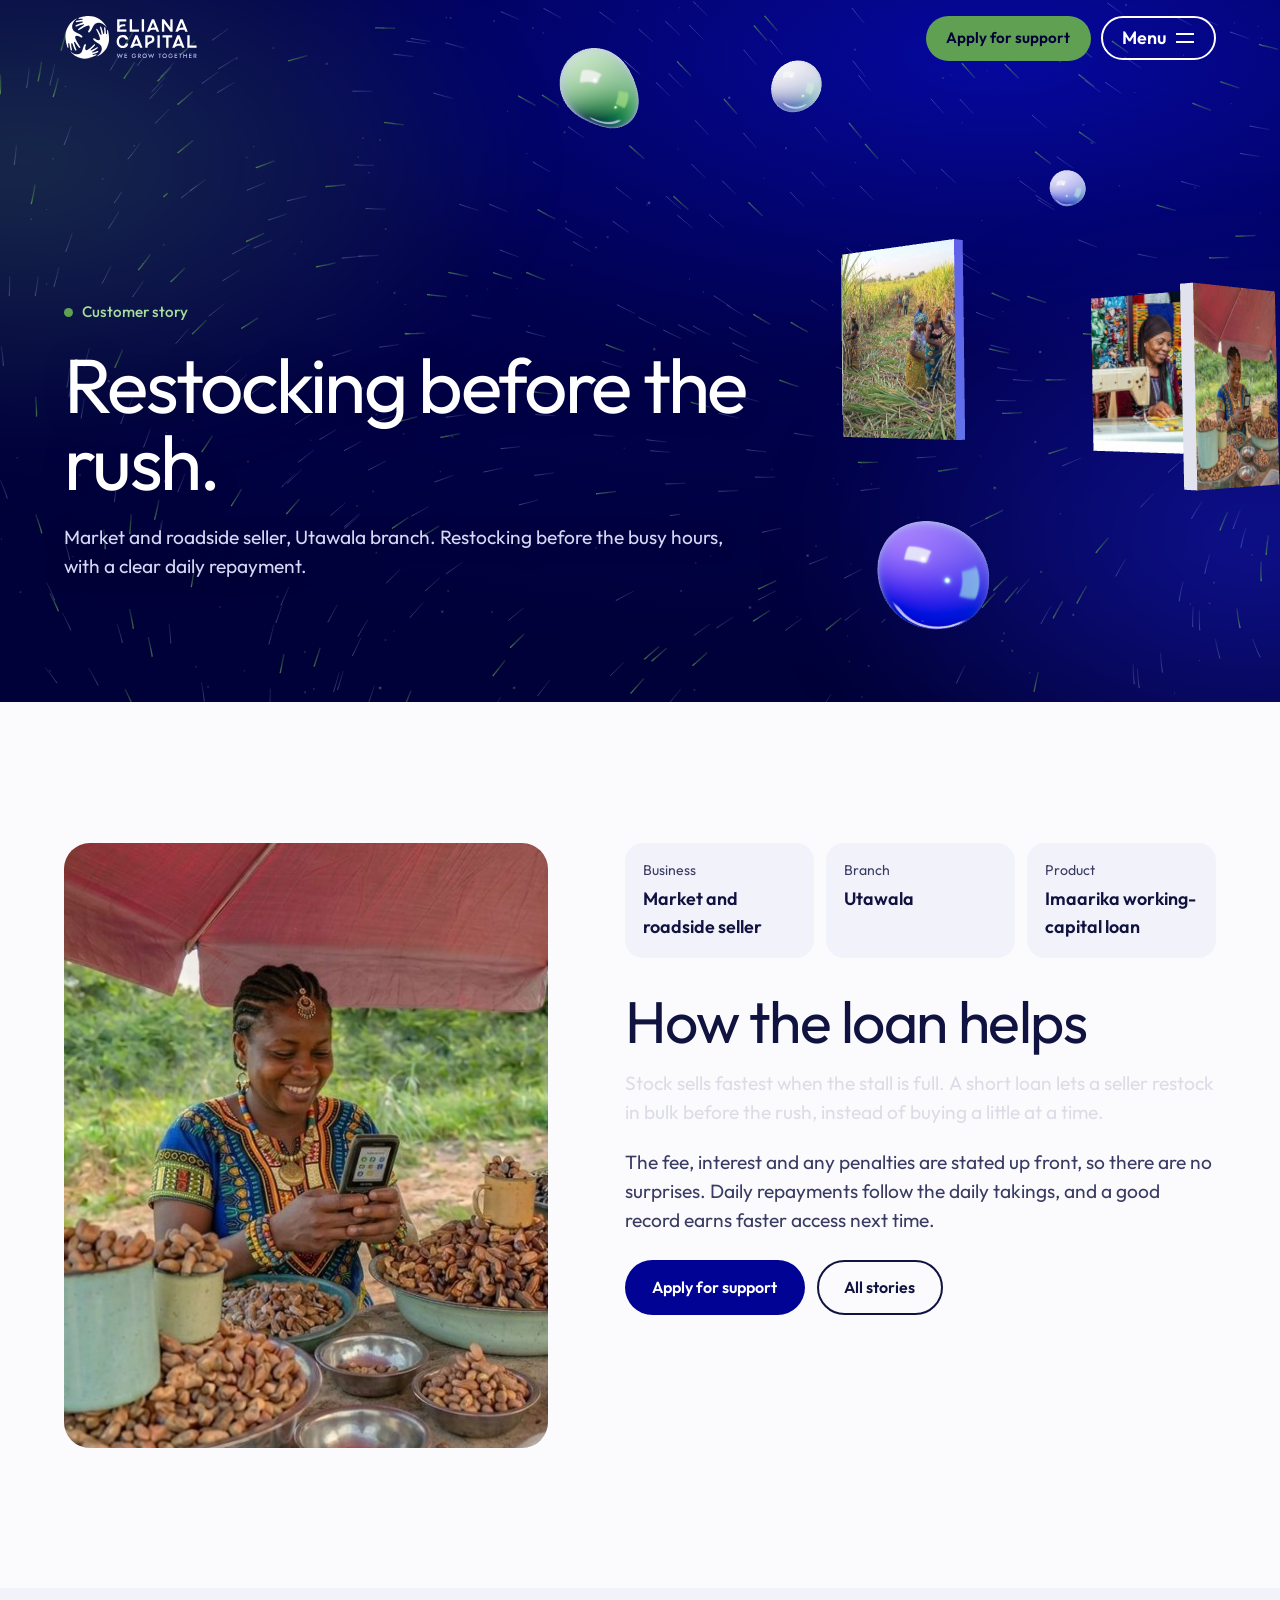
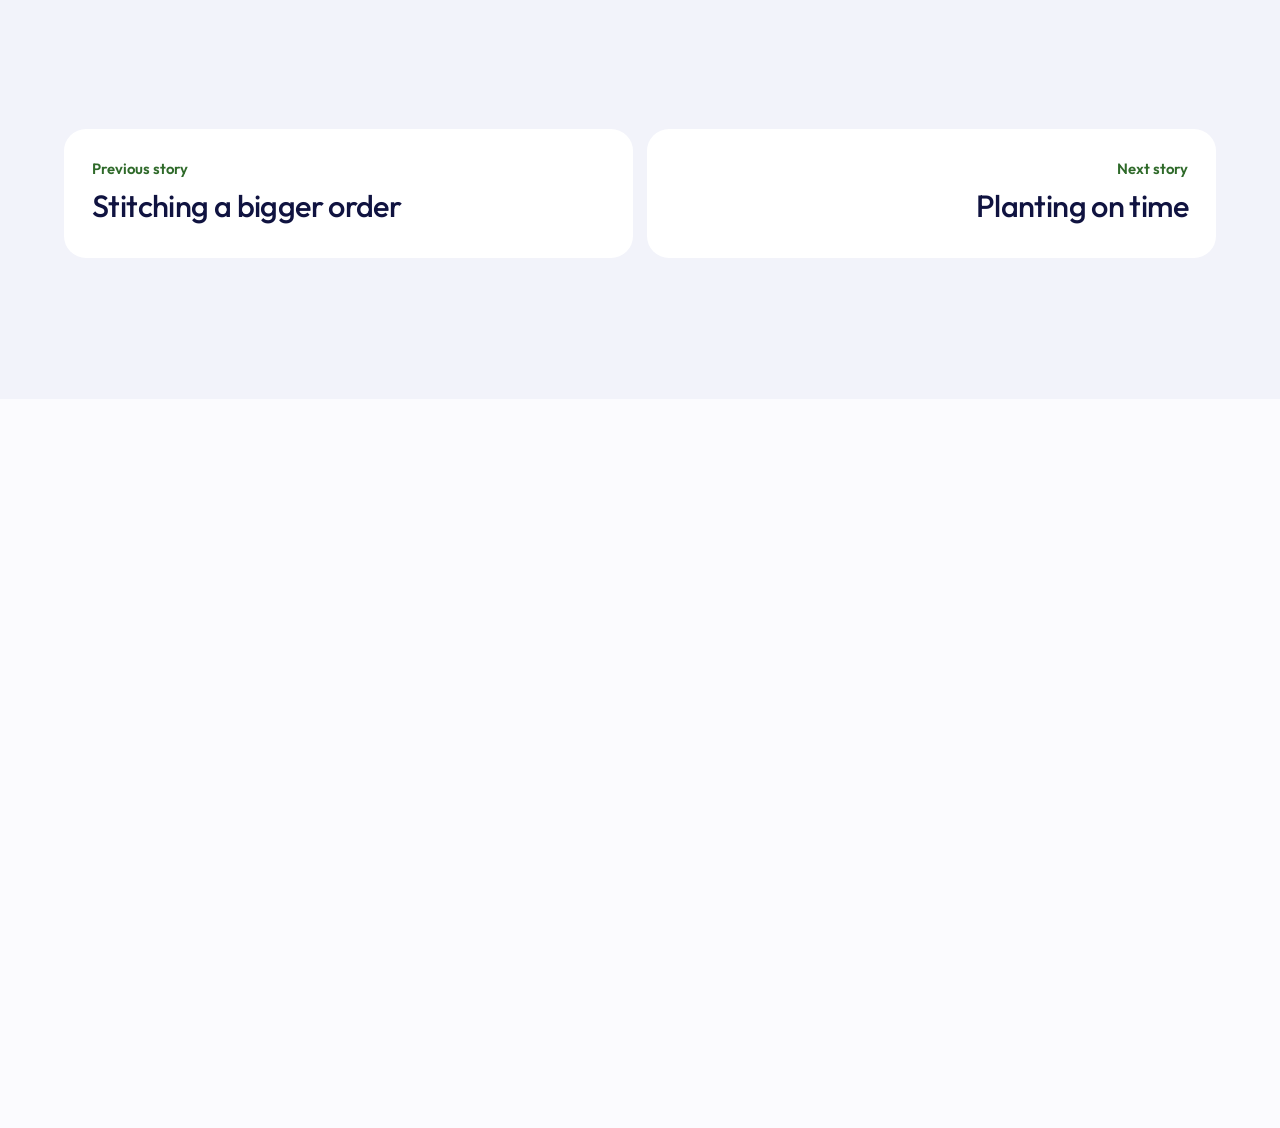
<file: story-market-seller.html>
<!doctype html>
<html lang="en">
<head>
<meta charset="utf-8">
<meta name="viewport" content="width=device-width, initial-scale=1">
<title>Restocking before the rush | Customer stories | Eliana Capital</title>
<meta name="description" content="A customer story from Eliana Capital: Restocking before the rush.">
<meta property="og:title" content="Restocking before the rush | Customer stories | Eliana Capital"><meta property="og:description" content="A customer story from Eliana Capital: Restocking before the rush."><meta property="og:type" content="website">
<meta name="theme-color" content="#010395">
<link rel="icon" href="assets/favicon.svg" type="image/svg+xml">
<link rel="preconnect" href="https://fonts.googleapis.com"><link rel="preconnect" href="https://fonts.gstatic.com" crossorigin>
<link href="https://fonts.googleapis.com/css2?family=Outfit:wght@300;400;500;600;700&display=swap" rel="stylesheet">
<link rel="stylesheet" href="css/styles.css">
</head>
<body>
<div class="curtain" aria-hidden="true"><svg viewBox="-1.05 -1.05 2.1 2.1"><use href="#hands"/></svg></div>
<noscript><style>.curtain{display:none}</style></noscript>
<a class="skip" href="#main">Skip to content</a>
<svg width="0" height="0" style="position:absolute" aria-hidden="true" focusable="false"><defs>
<g id="hands"><path d="M-0.5421 -0.8071C-0.5138 -0.8379 -0.483 -0.8662 -0.4508 -0.893C-0.4995 -0.8702 -0.5468 -0.8428 -0.5923 -0.8108C-0.8623 -0.6204 -1.0 -0.3123 -0.9848 -0.005C-0.9817 0.0373 -0.977 0.0809 -0.9701 0.1255C-0.9552 0.2226 -0.9305 0.3249 -0.8929 0.4309C-0.8872 0.4468 -0.8787 0.4589 -0.8642 0.4573C-0.8462 0.4553 -0.8404 0.437 -0.8433 0.4225C-0.8638 0.321 -0.8613 0.2533 -0.8386 0.2442C-0.8255 0.2388 -0.8124 0.2438 -0.8025 0.2947C-0.7878 0.3706 -0.7735 0.4731 -0.7491 0.551C-0.744 0.5673 -0.7277 0.5849 -0.7036 0.5771C-0.6877 0.5719 -0.679 0.5518 -0.6857 0.5261C-0.7079 0.441 -0.7255 0.3503 -0.7182 0.2696C-0.7165 0.2501 -0.7062 0.242 -0.6956 0.242C-0.6833 0.242 -0.6747 0.2492 -0.664 0.2784C-0.6319 0.3665 -0.577 0.5302 -0.5308 0.5815C-0.5208 0.5927 -0.5078 0.594 -0.4955 0.5867C-0.4833 0.5794 -0.4786 0.5604 -0.4859 0.5401C-0.5093 0.4749 -0.5723 0.3313 -0.5963 0.2052C-0.5985 0.1935 -0.5862 0.1763 -0.5712 0.1813C-0.5466 0.1894 -0.4301 0.3817 -0.3684 0.4481C-0.3304 0.4888 -0.293 0.4665 -0.3125 0.423C-0.3293 0.3852 -0.3784 0.3224 -0.4196 0.2522C-0.4905 0.1312 -0.5581 -0.0073 -0.5413 -0.0453C-0.5137 -0.1076 -0.4138 -0.0891 -0.3497 -0.0561C-0.3001 -0.0305 -0.2547 0.0062 -0.2202 -0.0247C-0.1879 -0.0535 -0.232 -0.0949 -0.2964 -0.1371C-0.355 -0.1755 -0.4464 -0.216 -0.5332 -0.2616C-0.6337 -0.3143 -0.6927 -0.4234 -0.6792 -0.5361C-0.6789 -0.5386 -0.6786 -0.541 -0.6782 -0.5435C-0.664 -0.6429 -0.6101 -0.7332 -0.5421 -0.8071Z"/><path d="M0.818 -0.5441C0.8472 -0.5161 0.8738 -0.4859 0.8989 -0.4544C0.8779 -0.5017 0.8525 -0.5479 0.8226 -0.5923C0.6447 -0.8562 0.3507 -0.995 0.0545 -0.9866C0.0137 -0.9845 -0.0284 -0.9808 -0.0715 -0.9751C-0.1653 -0.9627 -0.2644 -0.941 -0.3672 -0.9069C-0.3827 -0.9017 -0.3944 -0.8938 -0.3932 -0.8798C-0.3916 -0.8624 -0.3741 -0.8564 -0.3602 -0.859C-0.262 -0.8766 -0.1968 -0.8729 -0.1884 -0.8509C-0.1836 -0.8381 -0.1887 -0.8255 -0.2379 -0.8171C-0.3113 -0.8044 -0.4103 -0.7928 -0.4857 -0.7708C-0.5016 -0.7662 -0.5189 -0.7509 -0.5118 -0.7275C-0.5072 -0.7121 -0.488 -0.7033 -0.4631 -0.7093C-0.3806 -0.729 -0.2929 -0.744 -0.2154 -0.7354C-0.1967 -0.7333 -0.189 -0.7233 -0.1893 -0.713C-0.1895 -0.7012 -0.1966 -0.693 -0.2249 -0.6834C-0.3104 -0.6542 -0.4692 -0.6047 -0.5196 -0.5612C-0.5306 -0.5517 -0.5321 -0.5393 -0.5253 -0.5273C-0.5185 -0.5154 -0.5003 -0.5105 -0.4806 -0.5171C-0.4173 -0.5383 -0.2777 -0.5961 -0.1558 -0.6167C-0.1445 -0.6186 -0.1282 -0.6064 -0.1333 -0.5921C-0.1416 -0.5685 -0.3292 -0.4602 -0.3944 -0.402C-0.4344 -0.3664 -0.4136 -0.3299 -0.3713 -0.3477C-0.3346 -0.3632 -0.2731 -0.4092 -0.2046 -0.4474C-0.0867 -0.5133 0.0481 -0.5756 0.0843 -0.5587C0.1438 -0.5308 0.124 -0.435 0.0908 -0.3738C0.0652 -0.3267 0.029 -0.2836 0.058 -0.2498C0.0851 -0.2182 0.1259 -0.2598 0.1678 -0.3209C0.206 -0.3766 0.2469 -0.4638 0.2925 -0.5465C0.3453 -0.6422 0.4516 -0.6969 0.5598 -0.6815C0.5621 -0.6812 0.5645 -0.6808 0.5669 -0.6804C0.6623 -0.6647 0.7482 -0.611 0.818 -0.5441Z"/><path d="M0.5132 0.7895C0.484 0.8154 0.4528 0.8386 0.4205 0.8604C0.4677 0.8439 0.5142 0.823 0.5593 0.7976C0.8273 0.647 0.9839 0.3747 0.9988 0.0888C1.0 0.0493 0.9997 0.0086 0.9976 -0.0334C0.9929 -0.1247 0.9798 -0.2217 0.9549 -0.3234C0.9512 -0.3387 0.9445 -0.3506 0.9309 -0.3505C0.914 -0.3504 0.9069 -0.334 0.9082 -0.3204C0.9176 -0.2245 0.909 -0.162 0.8871 -0.1557C0.8744 -0.152 0.8627 -0.1579 0.8584 -0.2059C0.8519 -0.2776 0.8484 -0.3738 0.8332 -0.4482C0.83 -0.4638 0.8166 -0.4816 0.7935 -0.4767C0.7783 -0.4734 0.7684 -0.4556 0.7722 -0.4312C0.7847 -0.3502 0.7924 -0.2646 0.778 -0.1906C0.7745 -0.1727 0.7643 -0.1662 0.7544 -0.1672C0.743 -0.1684 0.7358 -0.1759 0.7287 -0.2038C0.7072 -0.2884 0.6719 -0.4452 0.634 -0.4971C0.6257 -0.5084 0.6139 -0.5109 0.6018 -0.5052C0.5898 -0.4996 0.5837 -0.4825 0.5885 -0.463C0.604 -0.4004 0.6488 -0.2615 0.659 -0.1425C0.66 -0.1315 0.647 -0.1167 0.6336 -0.1227C0.6115 -0.1326 0.5219 -0.3216 0.471 -0.3889C0.4397 -0.4302 0.403 -0.4131 0.4168 -0.371C0.4289 -0.3344 0.4684 -0.2716 0.4999 -0.2027C0.5541 -0.084 0.6036 0.0506 0.5845 0.0841C0.553 0.1393 0.4623 0.1127 0.406 0.076C0.3625 0.0477 0.324 0.0094 0.2891 0.0347C0.2565 0.0584 0.2934 0.1009 0.349 0.1461C0.3997 0.1871 0.4805 0.2333 0.5565 0.2836C0.6445 0.342 0.6889 0.4485 0.6657 0.5515C0.6652 0.5538 0.6647 0.5561 0.6641 0.5583C0.6415 0.649 0.5831 0.7275 0.5132 0.7895Z"/><path d="M-0.6783 0.6816C-0.7083 0.6622 -0.7365 0.6404 -0.7637 0.6173C-0.7375 0.6549 -0.7076 0.6908 -0.6741 0.7243C-0.4749 0.9239 -0.1958 0.995 0.0604 0.9377C0.0955 0.9291 0.1314 0.9187 0.168 0.9065C0.2475 0.8799 0.3299 0.8443 0.4136 0.7973C0.4262 0.7902 0.4351 0.7814 0.4316 0.7694C0.4274 0.7545 0.4111 0.7523 0.3994 0.7568C0.317 0.7887 0.2597 0.7965 0.2487 0.7788C0.2424 0.7685 0.2447 0.7567 0.286 0.741C0.3477 0.7177 0.4319 0.6908 0.4938 0.659C0.5068 0.6523 0.5192 0.6362 0.5092 0.617C0.5025 0.6043 0.4843 0.6 0.4637 0.6093C0.3953 0.6403 0.3216 0.6682 0.2527 0.6738C0.2361 0.6752 0.2277 0.6677 0.2262 0.6588C0.2244 0.6484 0.2292 0.6401 0.2522 0.627C0.3216 0.5872 0.4514 0.5173 0.4879 0.471C0.4958 0.4609 0.4951 0.4499 0.4871 0.4406C0.4792 0.4314 0.4626 0.4302 0.4466 0.4393C0.3951 0.4684 0.2834 0.5422 0.1809 0.5806C0.1714 0.5842 0.1551 0.5763 0.1571 0.563C0.1604 0.5411 0.3052 0.4153 0.3521 0.3537C0.3809 0.316 0.3567 0.2877 0.3229 0.3103C0.2936 0.33 0.2479 0.3804 0.1948 0.4252C0.1033 0.5024 -0.0034 0.5793 -0.0377 0.5706C-0.0941 0.5565 -0.0931 0.4698 -0.0745 0.411C-0.0602 0.3656 -0.036 0.3221 -0.0669 0.2976C-0.0958 0.2746 -0.1243 0.3177 -0.1504 0.378C-0.1743 0.4328 -0.1951 0.5156 -0.2208 0.5952C-0.2506 0.6873 -0.3338 0.7527 -0.4305 0.7576C-0.4326 0.7578 -0.4347 0.7578 -0.4369 0.7579C-0.5225 0.7603 -0.6063 0.7281 -0.6783 0.6816Z"/></g>
</defs></svg>
<header class="hdr"><div class="container">
<a class="logo " href="index.html" aria-label="Eliana Capital, home"><img class="logo-on-dark" src="assets/logo-white.svg" alt="Eliana Capital, we grow together" width="134" height="46"><img class="logo-on-light" src="assets/logo-color.svg" alt="" width="134" height="46" aria-hidden="true"></a>
<div class="hdr-right"><a class="btn btn-sm" href="contact.html#apply">Apply for support</a>
<button class="menu-btn" type="button" aria-expanded="false" aria-controls="menu"><span>Menu</span><i></i></button></div>
</div></header>
<nav class="menu" id="menu" aria-label="Main">
<ul><li><a href="index.html">Home</a></li><li><a href="about.html">About us</a></li><li><a href="services.html">Our services</a></li><li><a href="how-it-works.html">How it works</a></li><li><a href="customer-stories.html">Customer stories</a></li><li><a href="faqs.html">FAQs</a></li><li><a href="contact.html">Contact us</a></li></ul>
<aside><h2>Talk to us</h2><p><a href="tel:+254721881177">+254 721881177</a><br><a href="https://wa.me/254721881177">WhatsApp us</a><br><a href="mailto:support@eliana-capital.com">support@eliana-capital.com</a></p>
<h2>Find us</h2><p>Kawangware, Utawala, Thika<br>Head office, Nairobi</p></aside>
</nav>
<main id="main">
<section class="phero"><canvas data-flow aria-hidden="true"></canvas><canvas data-scene="page" data-variant="cards" aria-hidden="true"></canvas><div class="container">
<p class="label">Customer story</p><h1>Restocking before the rush.</h1><p class="lead">Market and roadside seller, Utawala branch. Restocking before the busy hours, with a clear daily repayment.</p></div></section>

<section class="sec"><div class="container story-page">
<div><figure class="photo has-img photo--tall" data-tilt><img src="assets/shop.jpg" alt="A roadside seller smiling at her phone among bowls of groundnuts" loading="lazy" style="object-position:50% 30%"></figure></div>
<div class="story-copy">
<dl class="facts"><div><dt>Business</dt><dd>Market and roadside seller</dd></div><div><dt>Branch</dt><dd>Utawala</dd></div><div><dt>Product</dt><dd>Imaarika working-capital loan</dd></div></dl>
<h2>How the loan helps</h2>
<p class="lead">Stock sells fastest when the stall is full. A short loan lets a seller restock in bulk before the rush, instead of buying a little at a time.</p>
<p class="lead">The fee, interest and any penalties are stated up front, so there are no surprises. Daily repayments follow the daily takings, and a good record earns faster access next time.</p>
<div class="btn-row"><a class="btn btn-blue" href="contact.html#apply">Apply for support</a><a class="btn btn-line" href="customer-stories.html">All stories</a></div>
</div></div></section>
<section class="sec sec--mist"><div class="container"><div class="story-nav">
<a href="story-dressmaker.html"><small>Previous story</small><b>Stitching a bigger order</b></a><a href="story-farmers.html"><small>Next story</small><b>Planting on time</b></a></div></div></section>
</main>
<footer class="foot">
<div class="container foot-grid">
<div><a class="logo logo--foot" href="index.html" aria-label="Eliana Capital, home"><img class="logo-on-dark" src="assets/logo-white.svg" alt="Eliana Capital, we grow together" width="134" height="46"><img class="logo-on-light" src="assets/logo-color.svg" alt="" width="134" height="46" aria-hidden="true"></a><p class="tag">Accessible, responsible lending for the people who keep Kenya's markets moving.</p></div>
<div><h2>Explore</h2><ul><li><a href="index.html">Home</a></li><li><a href="about.html">About us</a></li><li><a href="services.html">Our services</a></li><li><a href="how-it-works.html">How it works</a></li><li><a href="customer-stories.html">Customer stories</a></li><li><a href="faqs.html">FAQs</a></li><li><a href="contact.html">Contact us</a></li></ul></div>
<div><h2>Reach us</h2><ul><li><a href="tel:+254721881177">+254 721881177</a></li><li><a href="https://wa.me/254721881177">WhatsApp</a></li><li><a href="mailto:support@eliana-capital.com">support@eliana-capital.com</a></li></ul></div>
<div><h2>Good to know</h2><ul><li><a href="privacy.html">Privacy notice</a></li><li><a href="terms.html">Terms of use</a></li><li><a href="accessibility.html">Accessibility statement</a></li><li><a href="contact.html#complaint">Make a complaint</a></li><li><a href="faqs.html">Questions about pricing</a></li></ul></div>
</div>
<div class="foot-word" aria-hidden="true">Eliana</div>
<div class="foot-base"><div class="container" style="display:flex;flex-wrap:wrap;justify-content:space-between;gap:12px"><span>&copy; <span data-year>2026</span> Eliana Capital Limited. We grow together.</span><span class="foot-legal"><a href="privacy.html">Privacy</a><a href="terms.html">Terms</a><a href="accessibility.html">Accessibility</a></span></div></div>
</footer>
<script src="js/imgdata.js"></script>
<script src="assets/vendor/three.min.js"></script>
<script src="js/scene3d.js"></script>
<script src="js/main.js"></script>
<script src="js/fx.js"></script>
<script src="js/gl-images.js"></script>
<script src="js/flow.js"></script>
<script src="js/motion.js"></script>
<script src="js/touch.js"></script>
<script src="js/swipe.js"></script>
</body>
</html>
</file>
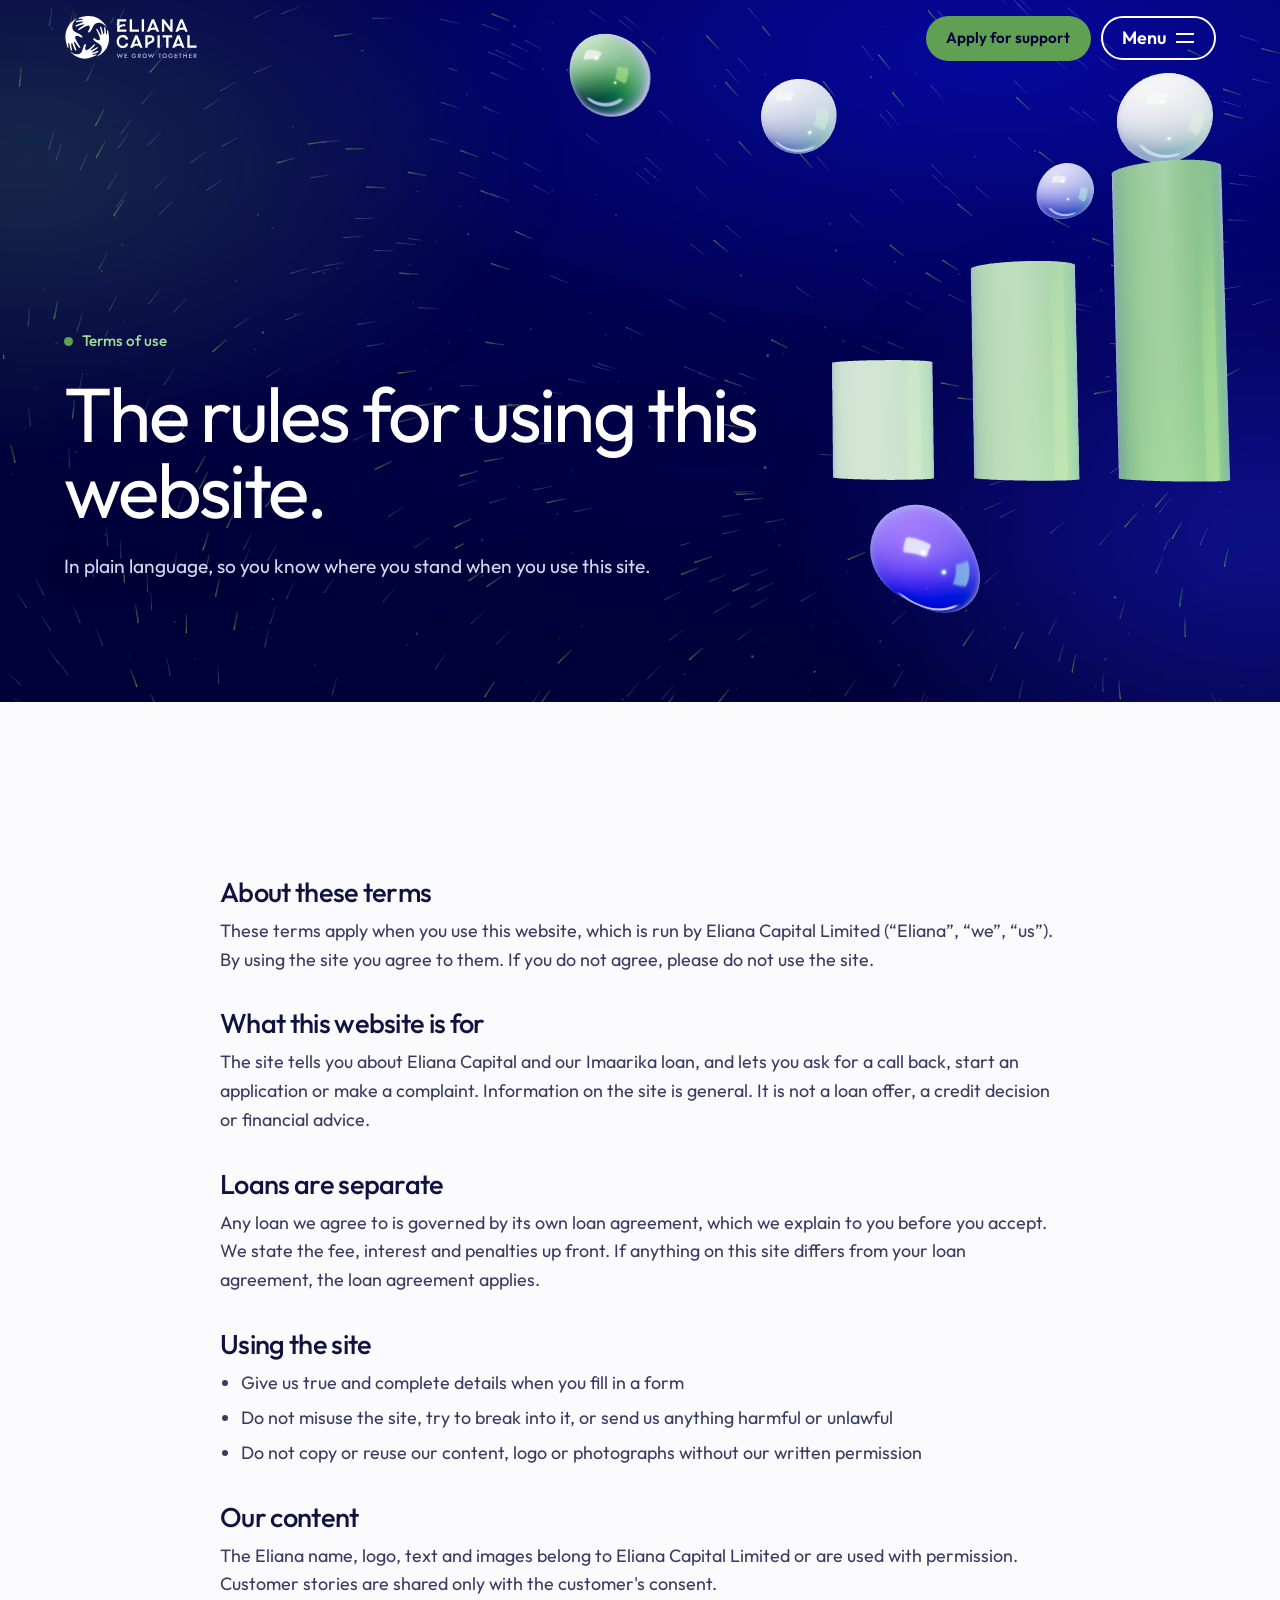
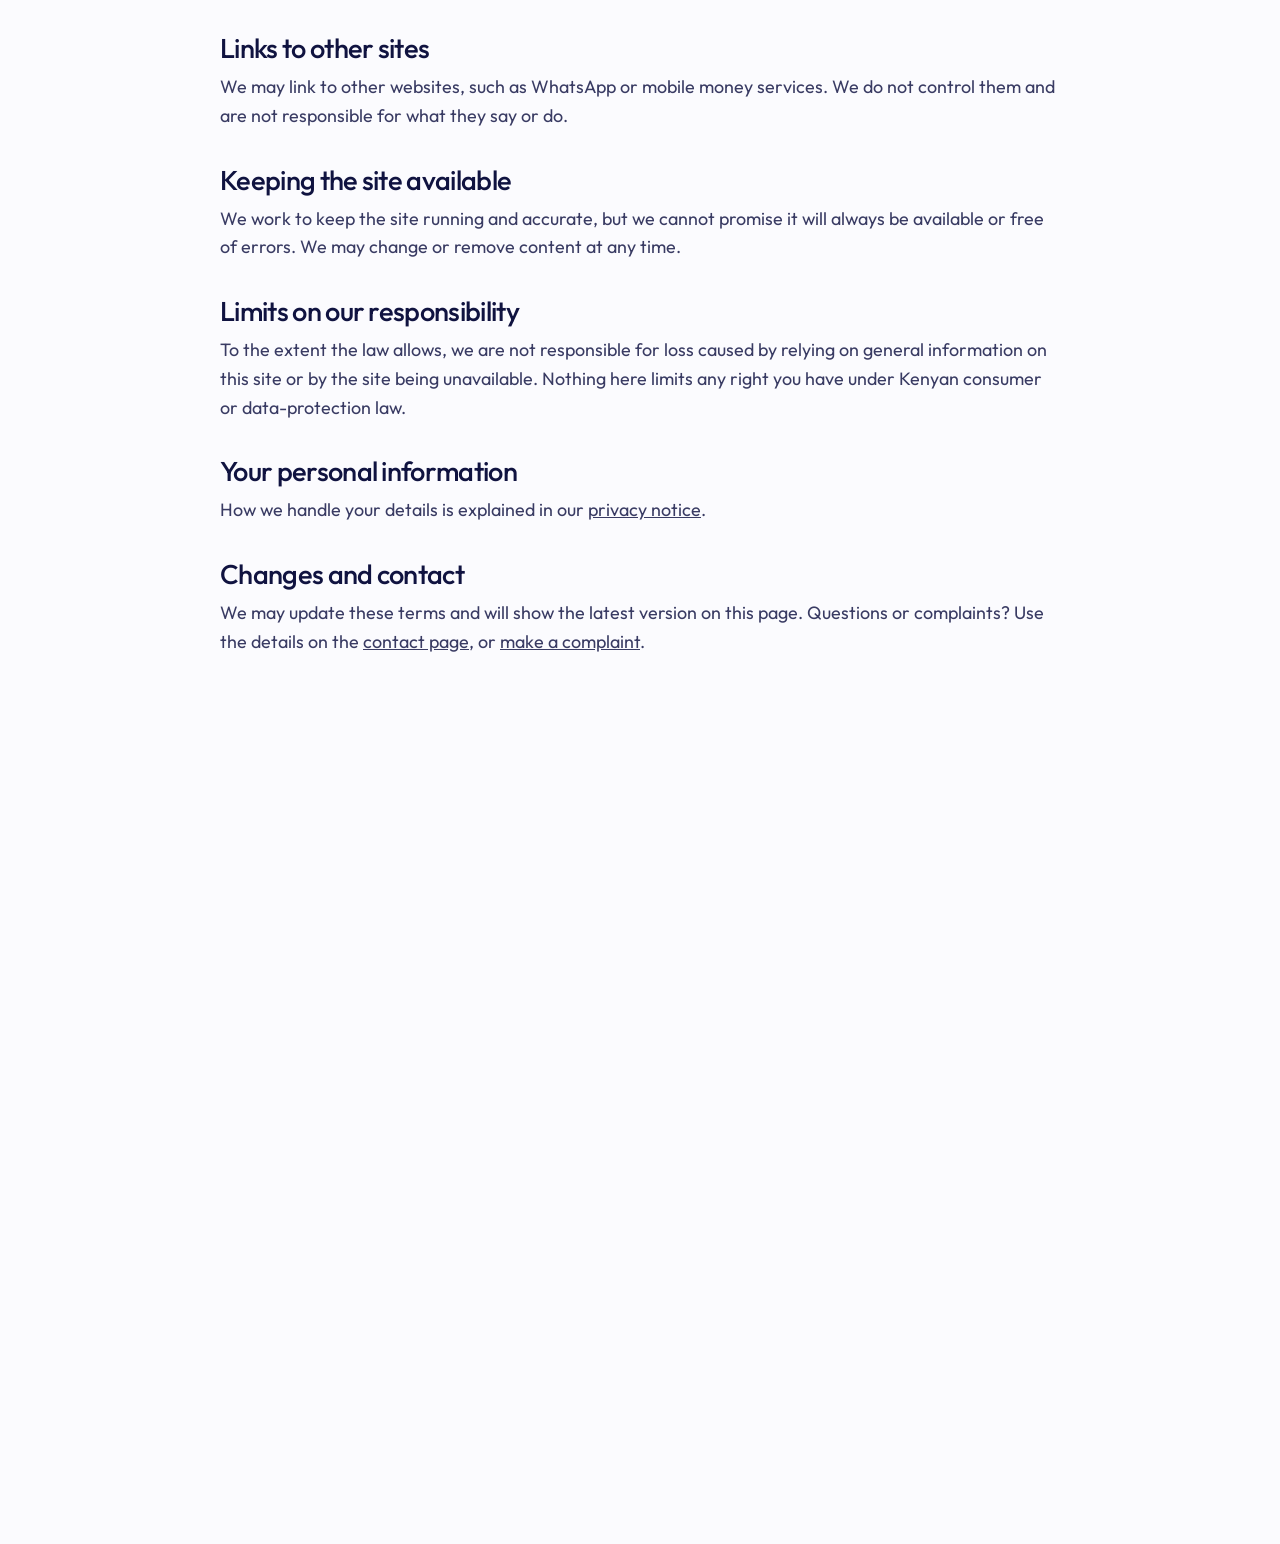
<file: terms.html>
<!doctype html>
<html lang="en">
<head>
<meta charset="utf-8">
<meta name="viewport" content="width=device-width, initial-scale=1">
<title>Terms of use | Eliana Capital</title>
<meta name="description" content="The terms for using the Eliana Capital website.">
<meta property="og:title" content="Terms of use | Eliana Capital"><meta property="og:description" content="The terms for using the Eliana Capital website."><meta property="og:type" content="website">
<meta name="theme-color" content="#010395">
<link rel="icon" href="assets/favicon.svg" type="image/svg+xml">
<link rel="preconnect" href="https://fonts.googleapis.com"><link rel="preconnect" href="https://fonts.gstatic.com" crossorigin>
<link href="https://fonts.googleapis.com/css2?family=Outfit:wght@300;400;500;600;700&display=swap" rel="stylesheet">
<link rel="stylesheet" href="css/styles.css">
</head>
<body>
<div class="curtain" aria-hidden="true"><svg viewBox="-1.05 -1.05 2.1 2.1"><use href="#hands"/></svg></div>
<noscript><style>.curtain{display:none}</style></noscript>
<a class="skip" href="#main">Skip to content</a>
<svg width="0" height="0" style="position:absolute" aria-hidden="true" focusable="false"><defs>
<g id="hands"><path d="M-0.5421 -0.8071C-0.5138 -0.8379 -0.483 -0.8662 -0.4508 -0.893C-0.4995 -0.8702 -0.5468 -0.8428 -0.5923 -0.8108C-0.8623 -0.6204 -1.0 -0.3123 -0.9848 -0.005C-0.9817 0.0373 -0.977 0.0809 -0.9701 0.1255C-0.9552 0.2226 -0.9305 0.3249 -0.8929 0.4309C-0.8872 0.4468 -0.8787 0.4589 -0.8642 0.4573C-0.8462 0.4553 -0.8404 0.437 -0.8433 0.4225C-0.8638 0.321 -0.8613 0.2533 -0.8386 0.2442C-0.8255 0.2388 -0.8124 0.2438 -0.8025 0.2947C-0.7878 0.3706 -0.7735 0.4731 -0.7491 0.551C-0.744 0.5673 -0.7277 0.5849 -0.7036 0.5771C-0.6877 0.5719 -0.679 0.5518 -0.6857 0.5261C-0.7079 0.441 -0.7255 0.3503 -0.7182 0.2696C-0.7165 0.2501 -0.7062 0.242 -0.6956 0.242C-0.6833 0.242 -0.6747 0.2492 -0.664 0.2784C-0.6319 0.3665 -0.577 0.5302 -0.5308 0.5815C-0.5208 0.5927 -0.5078 0.594 -0.4955 0.5867C-0.4833 0.5794 -0.4786 0.5604 -0.4859 0.5401C-0.5093 0.4749 -0.5723 0.3313 -0.5963 0.2052C-0.5985 0.1935 -0.5862 0.1763 -0.5712 0.1813C-0.5466 0.1894 -0.4301 0.3817 -0.3684 0.4481C-0.3304 0.4888 -0.293 0.4665 -0.3125 0.423C-0.3293 0.3852 -0.3784 0.3224 -0.4196 0.2522C-0.4905 0.1312 -0.5581 -0.0073 -0.5413 -0.0453C-0.5137 -0.1076 -0.4138 -0.0891 -0.3497 -0.0561C-0.3001 -0.0305 -0.2547 0.0062 -0.2202 -0.0247C-0.1879 -0.0535 -0.232 -0.0949 -0.2964 -0.1371C-0.355 -0.1755 -0.4464 -0.216 -0.5332 -0.2616C-0.6337 -0.3143 -0.6927 -0.4234 -0.6792 -0.5361C-0.6789 -0.5386 -0.6786 -0.541 -0.6782 -0.5435C-0.664 -0.6429 -0.6101 -0.7332 -0.5421 -0.8071Z"/><path d="M0.818 -0.5441C0.8472 -0.5161 0.8738 -0.4859 0.8989 -0.4544C0.8779 -0.5017 0.8525 -0.5479 0.8226 -0.5923C0.6447 -0.8562 0.3507 -0.995 0.0545 -0.9866C0.0137 -0.9845 -0.0284 -0.9808 -0.0715 -0.9751C-0.1653 -0.9627 -0.2644 -0.941 -0.3672 -0.9069C-0.3827 -0.9017 -0.3944 -0.8938 -0.3932 -0.8798C-0.3916 -0.8624 -0.3741 -0.8564 -0.3602 -0.859C-0.262 -0.8766 -0.1968 -0.8729 -0.1884 -0.8509C-0.1836 -0.8381 -0.1887 -0.8255 -0.2379 -0.8171C-0.3113 -0.8044 -0.4103 -0.7928 -0.4857 -0.7708C-0.5016 -0.7662 -0.5189 -0.7509 -0.5118 -0.7275C-0.5072 -0.7121 -0.488 -0.7033 -0.4631 -0.7093C-0.3806 -0.729 -0.2929 -0.744 -0.2154 -0.7354C-0.1967 -0.7333 -0.189 -0.7233 -0.1893 -0.713C-0.1895 -0.7012 -0.1966 -0.693 -0.2249 -0.6834C-0.3104 -0.6542 -0.4692 -0.6047 -0.5196 -0.5612C-0.5306 -0.5517 -0.5321 -0.5393 -0.5253 -0.5273C-0.5185 -0.5154 -0.5003 -0.5105 -0.4806 -0.5171C-0.4173 -0.5383 -0.2777 -0.5961 -0.1558 -0.6167C-0.1445 -0.6186 -0.1282 -0.6064 -0.1333 -0.5921C-0.1416 -0.5685 -0.3292 -0.4602 -0.3944 -0.402C-0.4344 -0.3664 -0.4136 -0.3299 -0.3713 -0.3477C-0.3346 -0.3632 -0.2731 -0.4092 -0.2046 -0.4474C-0.0867 -0.5133 0.0481 -0.5756 0.0843 -0.5587C0.1438 -0.5308 0.124 -0.435 0.0908 -0.3738C0.0652 -0.3267 0.029 -0.2836 0.058 -0.2498C0.0851 -0.2182 0.1259 -0.2598 0.1678 -0.3209C0.206 -0.3766 0.2469 -0.4638 0.2925 -0.5465C0.3453 -0.6422 0.4516 -0.6969 0.5598 -0.6815C0.5621 -0.6812 0.5645 -0.6808 0.5669 -0.6804C0.6623 -0.6647 0.7482 -0.611 0.818 -0.5441Z"/><path d="M0.5132 0.7895C0.484 0.8154 0.4528 0.8386 0.4205 0.8604C0.4677 0.8439 0.5142 0.823 0.5593 0.7976C0.8273 0.647 0.9839 0.3747 0.9988 0.0888C1.0 0.0493 0.9997 0.0086 0.9976 -0.0334C0.9929 -0.1247 0.9798 -0.2217 0.9549 -0.3234C0.9512 -0.3387 0.9445 -0.3506 0.9309 -0.3505C0.914 -0.3504 0.9069 -0.334 0.9082 -0.3204C0.9176 -0.2245 0.909 -0.162 0.8871 -0.1557C0.8744 -0.152 0.8627 -0.1579 0.8584 -0.2059C0.8519 -0.2776 0.8484 -0.3738 0.8332 -0.4482C0.83 -0.4638 0.8166 -0.4816 0.7935 -0.4767C0.7783 -0.4734 0.7684 -0.4556 0.7722 -0.4312C0.7847 -0.3502 0.7924 -0.2646 0.778 -0.1906C0.7745 -0.1727 0.7643 -0.1662 0.7544 -0.1672C0.743 -0.1684 0.7358 -0.1759 0.7287 -0.2038C0.7072 -0.2884 0.6719 -0.4452 0.634 -0.4971C0.6257 -0.5084 0.6139 -0.5109 0.6018 -0.5052C0.5898 -0.4996 0.5837 -0.4825 0.5885 -0.463C0.604 -0.4004 0.6488 -0.2615 0.659 -0.1425C0.66 -0.1315 0.647 -0.1167 0.6336 -0.1227C0.6115 -0.1326 0.5219 -0.3216 0.471 -0.3889C0.4397 -0.4302 0.403 -0.4131 0.4168 -0.371C0.4289 -0.3344 0.4684 -0.2716 0.4999 -0.2027C0.5541 -0.084 0.6036 0.0506 0.5845 0.0841C0.553 0.1393 0.4623 0.1127 0.406 0.076C0.3625 0.0477 0.324 0.0094 0.2891 0.0347C0.2565 0.0584 0.2934 0.1009 0.349 0.1461C0.3997 0.1871 0.4805 0.2333 0.5565 0.2836C0.6445 0.342 0.6889 0.4485 0.6657 0.5515C0.6652 0.5538 0.6647 0.5561 0.6641 0.5583C0.6415 0.649 0.5831 0.7275 0.5132 0.7895Z"/><path d="M-0.6783 0.6816C-0.7083 0.6622 -0.7365 0.6404 -0.7637 0.6173C-0.7375 0.6549 -0.7076 0.6908 -0.6741 0.7243C-0.4749 0.9239 -0.1958 0.995 0.0604 0.9377C0.0955 0.9291 0.1314 0.9187 0.168 0.9065C0.2475 0.8799 0.3299 0.8443 0.4136 0.7973C0.4262 0.7902 0.4351 0.7814 0.4316 0.7694C0.4274 0.7545 0.4111 0.7523 0.3994 0.7568C0.317 0.7887 0.2597 0.7965 0.2487 0.7788C0.2424 0.7685 0.2447 0.7567 0.286 0.741C0.3477 0.7177 0.4319 0.6908 0.4938 0.659C0.5068 0.6523 0.5192 0.6362 0.5092 0.617C0.5025 0.6043 0.4843 0.6 0.4637 0.6093C0.3953 0.6403 0.3216 0.6682 0.2527 0.6738C0.2361 0.6752 0.2277 0.6677 0.2262 0.6588C0.2244 0.6484 0.2292 0.6401 0.2522 0.627C0.3216 0.5872 0.4514 0.5173 0.4879 0.471C0.4958 0.4609 0.4951 0.4499 0.4871 0.4406C0.4792 0.4314 0.4626 0.4302 0.4466 0.4393C0.3951 0.4684 0.2834 0.5422 0.1809 0.5806C0.1714 0.5842 0.1551 0.5763 0.1571 0.563C0.1604 0.5411 0.3052 0.4153 0.3521 0.3537C0.3809 0.316 0.3567 0.2877 0.3229 0.3103C0.2936 0.33 0.2479 0.3804 0.1948 0.4252C0.1033 0.5024 -0.0034 0.5793 -0.0377 0.5706C-0.0941 0.5565 -0.0931 0.4698 -0.0745 0.411C-0.0602 0.3656 -0.036 0.3221 -0.0669 0.2976C-0.0958 0.2746 -0.1243 0.3177 -0.1504 0.378C-0.1743 0.4328 -0.1951 0.5156 -0.2208 0.5952C-0.2506 0.6873 -0.3338 0.7527 -0.4305 0.7576C-0.4326 0.7578 -0.4347 0.7578 -0.4369 0.7579C-0.5225 0.7603 -0.6063 0.7281 -0.6783 0.6816Z"/></g>
</defs></svg>
<header class="hdr"><div class="container">
<a class="logo " href="index.html" aria-label="Eliana Capital, home"><img class="logo-on-dark" src="assets/logo-white.svg" alt="Eliana Capital, we grow together" width="134" height="46"><img class="logo-on-light" src="assets/logo-color.svg" alt="" width="134" height="46" aria-hidden="true"></a>
<div class="hdr-right"><a class="btn btn-sm" href="contact.html#apply">Apply for support</a>
<button class="menu-btn" type="button" aria-expanded="false" aria-controls="menu"><span>Menu</span><i></i></button></div>
</div></header>
<nav class="menu" id="menu" aria-label="Main">
<ul><li><a href="index.html">Home</a></li><li><a href="about.html">About us</a></li><li><a href="services.html">Our services</a></li><li><a href="how-it-works.html">How it works</a></li><li><a href="customer-stories.html">Customer stories</a></li><li><a href="faqs.html">FAQs</a></li><li><a href="contact.html">Contact us</a></li></ul>
<aside><h2>Talk to us</h2><p><a href="tel:+254721881177">+254 721881177</a><br><a href="https://wa.me/254721881177">WhatsApp us</a><br><a href="mailto:support@eliana-capital.com">support@eliana-capital.com</a></p>
<h2>Find us</h2><p>Kawangware, Utawala, Thika<br>Head office, Nairobi</p></aside>
</nav>
<main id="main">
<section class="phero"><canvas data-flow aria-hidden="true"></canvas><canvas data-scene="page" data-variant="bars" aria-hidden="true"></canvas><div class="container">
<p class="label">Terms of use</p><h1>The rules for using this website.</h1><p class="lead">In plain language, so you know where you stand when you use this site.</p></div></section>
<section class="sec"><div class="container prose">
<h2>About these terms</h2><p>These terms apply when you use this website, which is run by Eliana Capital Limited (&ldquo;Eliana&rdquo;, &ldquo;we&rdquo;, &ldquo;us&rdquo;). By using the site you agree to them. If you do not agree, please do not use the site.</p>
<h2>What this website is for</h2><p>The site tells you about Eliana Capital and our Imaarika loan, and lets you ask for a call back, start an application or make a complaint. Information on the site is general. It is not a loan offer, a credit decision or financial advice.</p>
<h2>Loans are separate</h2><p>Any loan we agree to is governed by its own loan agreement, which we explain to you before you accept. We state the fee, interest and penalties up front. If anything on this site differs from your loan agreement, the loan agreement applies.</p>
<h2>Using the site</h2><ul><li>Give us true and complete details when you fill in a form</li><li>Do not misuse the site, try to break into it, or send us anything harmful or unlawful</li><li>Do not copy or reuse our content, logo or photographs without our written permission</li></ul>
<h2>Our content</h2><p>The Eliana name, logo, text and images belong to Eliana Capital Limited or are used with permission. Customer stories are shared only with the customer's consent.</p>
<h2>Links to other sites</h2><p>We may link to other websites, such as WhatsApp or mobile money services. We do not control them and are not responsible for what they say or do.</p>
<h2>Keeping the site available</h2><p>We work to keep the site running and accurate, but we cannot promise it will always be available or free of errors. We may change or remove content at any time.</p>
<h2>Limits on our responsibility</h2><p>To the extent the law allows, we are not responsible for loss caused by relying on general information on this site or by the site being unavailable. Nothing here limits any right you have under Kenyan consumer or data-protection law.</p>
<h2>Your personal information</h2><p>How we handle your details is explained in our <a href="privacy.html">privacy notice</a>.</p>
<h2>Changes and contact</h2><p>We may update these terms and will show the latest version on this page. Questions or complaints? Use the details on the <a href="contact.html">contact page</a>, or <a href="contact.html#complaint">make a complaint</a>.</p>
</div></section>
</main>
<footer class="foot">
<div class="container foot-grid">
<div><a class="logo logo--foot" href="index.html" aria-label="Eliana Capital, home"><img class="logo-on-dark" src="assets/logo-white.svg" alt="Eliana Capital, we grow together" width="134" height="46"><img class="logo-on-light" src="assets/logo-color.svg" alt="" width="134" height="46" aria-hidden="true"></a><p class="tag">Accessible, responsible lending for the people who keep Kenya's markets moving.</p></div>
<div><h2>Explore</h2><ul><li><a href="index.html">Home</a></li><li><a href="about.html">About us</a></li><li><a href="services.html">Our services</a></li><li><a href="how-it-works.html">How it works</a></li><li><a href="customer-stories.html">Customer stories</a></li><li><a href="faqs.html">FAQs</a></li><li><a href="contact.html">Contact us</a></li></ul></div>
<div><h2>Reach us</h2><ul><li><a href="tel:+254721881177">+254 721881177</a></li><li><a href="https://wa.me/254721881177">WhatsApp</a></li><li><a href="mailto:support@eliana-capital.com">support@eliana-capital.com</a></li></ul></div>
<div><h2>Good to know</h2><ul><li><a href="privacy.html">Privacy notice</a></li><li><a href="terms.html">Terms of use</a></li><li><a href="accessibility.html">Accessibility statement</a></li><li><a href="contact.html#complaint">Make a complaint</a></li><li><a href="faqs.html">Questions about pricing</a></li></ul></div>
</div>
<div class="foot-word" aria-hidden="true">Eliana</div>
<div class="foot-base"><div class="container" style="display:flex;flex-wrap:wrap;justify-content:space-between;gap:12px"><span>&copy; <span data-year>2026</span> Eliana Capital Limited. We grow together.</span><span class="foot-legal"><a href="privacy.html">Privacy</a><a href="terms.html">Terms</a><a href="accessibility.html">Accessibility</a></span></div></div>
</footer>
<script src="assets/vendor/three.min.js"></script>
<script src="js/scene3d.js"></script>
<script src="js/main.js"></script>
<script src="js/fx.js"></script>
<script src="js/flow.js"></script>
<script src="js/motion.js"></script>
<script src="js/touch.js"></script>
<script src="js/swipe.js"></script>
</body>
</html>
</file>
<file: css/styles.css>
/* To use licensed Sofia Pro files, add e.g. url("../assets/fonts/SofiaPro-Regular.woff2") format("woff2") to each src below.
   Eliana Capital — prototype stylesheet
   Brand: Deep Trust Blue #010395, Growth Green #5fa052, Sofia Pro (Outfit is the stand-in until the font files are added). */

@font-face{font-family:"Sofia Pro";font-weight:400;src:local("Sofia Pro");font-display:swap}
@font-face{font-family:"Sofia Pro";font-weight:500;src:local("Sofia Pro Medium");font-display:swap}
@font-face{font-family:"Sofia Pro";font-weight:600;src:local("Sofia Pro SemiBold");font-display:swap}
@font-face{font-family:"Sofia Pro";font-weight:700;src:local("Sofia Pro Bold");font-display:swap}

:root{
  --blue:#010395; --night:#00014f; --deep:#000138;
  --green:#5fa052; --green-ink:#2f6a2a; --green-lite:#a6dd99;
  --leaf:#edf4ea; --mist:#f2f3fa; --lav:#d8daf4; --paper:#fbfbfe;
  --ink:#101340; --body:#393b63; --line:rgba(16,19,64,.14);
  --font:"Sofia Pro","Outfit","Segoe UI",system-ui,sans-serif;
  --pad:clamp(20px,5vw,72px); --max:1280px; --ease:cubic-bezier(.2,.7,.2,1);
  --hdr:76px;
}

*,*::before,*::after{box-sizing:border-box}
html{overflow-x:clip;scroll-behavior:smooth;-webkit-text-size-adjust:100%}
body{margin:0;font-family:var(--font);color:var(--body);background:var(--paper);font-size:clamp(1rem,.96rem + .2vw,1.125rem);line-height:1.6;-webkit-font-smoothing:antialiased;overflow-x:hidden;overflow-x:clip}
img,svg,canvas{display:block;max-width:100%}
a{color:inherit}
h1,h2,h3,h4{margin:0;color:var(--ink);font-weight:500;letter-spacing:-.025em;line-height:1.08}
p{margin:0 0 1em}
ul{margin:0;padding:0;list-style:none}
:focus-visible{outline:3px solid var(--green);outline-offset:3px;border-radius:4px}
.skip{position:absolute;left:-999px;top:8px;background:#fff;color:var(--ink);padding:10px 16px;border-radius:8px;z-index:100}
.skip:focus{left:12px}
.container{width:min(var(--max),100% - 2*var(--pad));margin-inline:auto}
.sr{position:absolute;width:1px;height:1px;overflow:hidden;clip:rect(0 0 0 0)}

h1{font-size:clamp(2.7rem,6.4vw,6rem);letter-spacing:-.035em;line-height:1}
h2{font-size:clamp(2rem,4.6vw,3.8rem)}
h3{font-size:clamp(1.3rem,2vw,1.7rem)}
.lead{font-size:clamp(1.1rem,1.5vw,1.35rem);line-height:1.5;max-width:52ch}

.dark{color:#cfd1f3}
.dark h1,.dark h2,.dark h3{color:#fff}

.label{display:inline-flex;align-items:center;gap:.6em;font-size:.95rem;font-weight:500;color:var(--green-ink);margin-bottom:1.4rem}
.label::before{content:"";width:.6em;height:.6em;border-radius:50%;background:var(--green)}
.dark .label,.label--light{color:var(--green-lite)}

/* Buttons */
.btn{display:inline-flex;align-items:center;gap:.6em;padding:.95em 1.6em;border-radius:999px;font:inherit;font-weight:600;font-size:1rem;text-decoration:none;border:2px solid transparent;cursor:pointer;transition:transform .25s var(--ease),background .25s,color .25s,border-color .25s;line-height:1}
.btn:hover{transform:translateY(-2px)}
.btn-green{background:var(--green);color:var(--deep)}
.btn-green:hover{background:#74b566}
.btn-blue{background:var(--blue);color:#fff}
.btn-blue:hover{background:#0205c4}
.btn-ghost{border-color:rgba(255,255,255,.4);color:#fff}
.btn-ghost:hover{background:rgba(255,255,255,.12);border-color:#fff}
.btn-line{border-color:var(--ink);color:var(--ink)}
.btn-line:hover{background:var(--ink);color:#fff}
.btn-sm{padding:.7em 1.2em;font-size:.95rem}
.btn-row{display:flex;flex-wrap:wrap;gap:12px}

/* Header */
.hdr{position:fixed;inset:0 0 auto 0;z-index:60;height:var(--hdr);display:flex;align-items:center;color:#fff;--logo-fg:#fff;--logo-cut:var(--night);transition:background .3s,color .3s,box-shadow .3s}
.hdr .container{display:flex;align-items:center;justify-content:space-between;gap:16px}
.hdr.is-solid{background:rgba(251,251,254,.92);backdrop-filter:blur(14px);-webkit-backdrop-filter:blur(14px);color:var(--ink);--logo-fg:var(--blue);--logo-cut:#fff;box-shadow:0 1px 0 var(--line)}
.menu-open .hdr,.menu-open .hdr.is-solid{background:transparent;backdrop-filter:none;color:#fff;--logo-fg:#fff;--logo-cut:var(--night);box-shadow:none}
.logo{display:flex;align-items:center;gap:12px;text-decoration:none}
.hdr-right{display:flex;align-items:center;gap:10px}
.hdr .btn-sm{background:var(--green);color:var(--deep)}
.menu-btn{display:inline-flex;align-items:center;gap:10px;background:none;border:2px solid currentColor;color:inherit;font:inherit;font-weight:600;padding:.62em 1.1em;border-radius:999px;cursor:pointer;line-height:1}
.menu-btn i{position:relative;width:18px;height:10px;display:block}
.menu-btn i::before,.menu-btn i::after{content:"";position:absolute;left:0;right:0;height:2px;background:currentColor;transition:transform .35s var(--ease),top .35s var(--ease)}
.menu-btn i::before{top:0}.menu-btn i::after{top:8px}
.menu-open .menu-btn i::before{top:4px;transform:rotate(45deg)}
.menu-open .menu-btn i::after{top:4px;transform:rotate(-45deg)}
@media (max-width:560px){.hdr .btn-sm{display:none}}

/* Full-screen menu */
.menu{position:fixed;inset:0;z-index:55;background:var(--night);color:#fff;padding:calc(var(--hdr) + 24px) var(--pad) 40px;display:grid;grid-template-columns:1.4fr 1fr;gap:48px;align-content:center;visibility:hidden;clip-path:circle(0 at calc(100% - 90px) 38px);transition:clip-path .7s var(--ease),visibility 0s .7s;overflow:auto}
.menu-open .menu{visibility:visible;clip-path:circle(150% at calc(100% - 90px) 38px);transition:clip-path .7s var(--ease),visibility 0s}
.menu ul a{display:block;text-decoration:none;font-size:clamp(2rem,5.4vw,4.4rem);font-weight:500;letter-spacing:-.03em;line-height:1.12;padding:.08em 0;color:#fff;transition:transform .3s var(--ease),color .3s}
.menu ul a:hover,.menu ul a[aria-current="page"]{color:var(--green);transform:translateX(14px)}
.menu aside{align-self:end;font-size:1.05rem}
.menu aside h2{font-size:1.1rem;color:var(--green-lite);margin:0 0 .6rem;letter-spacing:0}
.menu aside p{margin:0 0 1.6rem;color:#cfd1f3}
.menu aside a{color:#fff}
@media (max-width:820px){.menu{grid-template-columns:1fr;gap:28px;align-content:start}}

/* Hero */
.hero,.phero{position:relative;background:radial-gradient(120% 90% at 78% 8%,#06089f 0%,var(--night) 48%,var(--deep) 100%);color:#fff;overflow:hidden;isolation:isolate}
.hero canvas,.phero canvas{position:absolute;inset:0;width:100%;height:100%;z-index:-1}
.hero{min-height:100svh;display:flex;flex-direction:column;justify-content:flex-end;padding-top:calc(var(--hdr) + 40px)}
.hero-mark{position:absolute;right:-12vw;top:50%;width:min(78vw,860px);aspect-ratio:1;margin-top:calc(min(78vw,860px) / -2);z-index:-1;fill:rgba(255,255,255,.055);animation:spin 160s linear infinite;pointer-events:none}
@keyframes spin{to{transform:rotate(360deg)}}
.hero-inner{padding-bottom:clamp(36px,6vw,72px)}
.hero h1{margin-bottom:.4em;color:#fff}
.hero .ln{display:block;overflow:hidden;padding-bottom:.06em}
.hero .ln>span{display:block;transform:translateY(105%);animation:rise 1s var(--ease) forwards}
.hero .ln:nth-child(2)>span{animation-delay:.1s}
.hero .ln:nth-child(3)>span{animation-delay:.2s}
.hero .ln{white-space:nowrap}
@keyframes rise{to{transform:none}}
.hero .lead{color:#d6d8f6;margin-bottom:1.8rem}
.hero-facts{display:grid;grid-template-columns:repeat(3,1fr);border-top:1px solid rgba(255,255,255,.18);margin:0}
.hero-facts div{padding:20px 20px 24px 0}
.hero-facts div+div{padding-left:24px;border-left:1px solid rgba(255,255,255,.18)}
.hero-facts dt{font-size:.92rem;color:#aab0ee;margin-bottom:4px}
.hero-facts dd{margin:0;font-size:clamp(1.05rem,1.9vw,1.6rem);font-weight:500;color:#fff;line-height:1.2}
@media (max-width:640px){.hero-facts{grid-template-columns:1fr}.hero-facts div+div{border-left:0;padding-left:0;border-top:1px solid rgba(255,255,255,.18)}.hero-facts div{padding:14px 0}}

.phero{padding:calc(var(--hdr) + clamp(64px,10vw,140px)) 0 clamp(56px,8vw,110px)}
.phero h1{font-size:clamp(2.5rem,6vw,5.2rem);max-width:16ch;color:#fff}
.phero .lead{color:#d6d8f6;margin-top:1.4rem}

/* Sections */
.sec{padding-block:clamp(72px,11vw,160px);position:relative;overflow-x:clip}
.sec--mist{background:var(--mist)}
.sec--leaf{background:var(--leaf)}
.sec--night{background:var(--night);color:#cfd1f3}
.sec--green{background:var(--green);color:var(--deep)}
.sec--green h2{color:var(--deep)}
.sec-head{max-width:880px;margin-bottom:clamp(36px,5vw,72px)}
.sec-head p{max-width:56ch}
.grid-2{display:grid;grid-template-columns:1fr 1fr;gap:clamp(32px,6vw,96px);align-items:start}
.grid-label{align-items:start;display:grid;grid-template-columns:1fr 3fr;gap:clamp(24px,5vw,72px)}
@media (max-width:860px){.grid-2,.grid-label{grid-template-columns:1fr}}

/* soft organic shapes from the brand guideline */
.blob{position:absolute;background:var(--mist);border-radius:60% 40% 55% 45%/50% 60% 40% 50%;pointer-events:none;z-index:0}
.sec>.container{position:relative;z-index:1}

/* Scroll-lit statement */
.lit{font-size:clamp(1.7rem,3.6vw,3.2rem);line-height:1.2;letter-spacing:-.02em;color:var(--ink);font-weight:500;margin:0}
.lit span{opacity:.16;transition:opacity .35s}
.lit span.on{opacity:1}

/* Stats */
.stats{display:grid;grid-template-columns:repeat(4,1fr);gap:0 28px;margin:clamp(48px,7vw,96px) 0 0}
.stat{border-top:1px solid var(--line);padding-top:22px}
.stat dd{margin:0}
.stat .v{display:block;font-size:clamp(2.6rem,5vw,4.4rem);font-weight:500;color:var(--blue);letter-spacing:-.04em;line-height:1}
.stat .t{display:block;margin-top:.7rem;color:var(--ink);font-weight:600}
.stat .s{display:block;font-size:.95rem;margin-top:.2rem}
.stats dt{display:none}
@media (max-width:860px){.stats{grid-template-columns:1fr 1fr;row-gap:32px}}

/* Services split */
.split{display:grid;grid-template-columns:1.1fr .9fr;gap:clamp(32px,6vw,96px);align-items:start}
.svc-list{border-bottom:1px solid var(--line)}
.svc{border-top:1px solid var(--line);padding:30px 0;transition:padding .45s var(--ease),box-shadow .45s var(--ease)}
.svc h3{font-size:clamp(1.5rem,2.7vw,2.3rem);transition:color .3s}
.svc p{max-width:46ch;margin:.8rem 0 0}
.svc a{display:inline-block;margin-top:.8rem;font-weight:600;color:var(--blue)}
.svc.is-active{padding-left:22px;box-shadow:inset 5px 0 0 var(--green)}
.svc.is-active h3{color:var(--blue)}
.stage{position:sticky;top:calc(var(--hdr) + 28px);aspect-ratio:4/5;border-radius:30px;overflow:hidden;background:var(--blue)}
.scene{position:absolute;inset:0;opacity:0;transform:scale(1.04);transition:opacity .6s var(--ease),transform .9s var(--ease);width:100%;height:100%}
.scene.is-on{opacity:1;transform:none}
.scene text{font-family:var(--font)}
@media (max-width:860px){.split{grid-template-columns:1fr}.stage{display:none}.svc.is-active{padding-left:0;box-shadow:none}.svc.is-active h3{color:inherit}}

/* Receipt */
.receipt{position:relative;background:#fff;border-radius:18px 18px 0 0;padding:34px 34px 44px;box-shadow:0 30px 60px -30px rgba(1,3,149,.35);max-width:480px;margin-inline:auto;transform:rotate(1.2deg)}
.receipt::after{content:"";position:absolute;left:0;right:0;bottom:-14px;height:14px;background:linear-gradient(-45deg,transparent 8px,#fff 0) 0 0/16px 14px,linear-gradient(45deg,transparent 8px,#fff 0) 0 0/16px 14px;background-repeat:repeat-x}
.receipt h3{font-size:1.25rem;margin-bottom:.2rem}
.receipt .sub{font-size:.95rem;margin-bottom:1.4rem;border-bottom:2px dashed var(--lav);padding-bottom:1rem}
.receipt dl{margin:0}
.receipt .row{display:flex;justify-content:space-between;gap:16px;padding:.62rem 0;border-bottom:1px solid var(--mist);font-variant-numeric:tabular-nums}
.receipt dt{color:var(--body)}
.receipt dd{margin:0;font-weight:600;color:var(--ink);text-align:right}
.receipt .ok{color:var(--green-ink)}
.receipt-note{margin:1.2rem 0 0;font-size:.95rem}

/* Value panels */
.panels{display:flex;gap:10px;height:min(560px,72vh)}
.panel{flex:1;min-width:0;position:relative;border-radius:24px;overflow:hidden;padding:28px;cursor:default;isolation:isolate;display:flex;flex-direction:column;justify-content:space-between;transition:flex .65s var(--ease);color:#fff;text-align:left;border:0;font:inherit}
.panel.is-open{flex:4.2}
.p1{background:var(--blue)}.p2{background:var(--green-ink)}.p3{background:var(--ink)}.p4{background:var(--green-ink)}
.panel .vt{white-space:nowrap;font-size:clamp(1.1rem,1.7vw,1.5rem);margin-top:64px;writing-mode:vertical-rl;transform:rotate(180deg);font-size:clamp(1.3rem,2.2vw,1.9rem);font-weight:500;letter-spacing:-.02em;align-self:flex-start;transition:opacity .3s}
.panel .ht{display:none;font-size:clamp(1.6rem,3vw,2.6rem);font-weight:500;letter-spacing:-.03em;line-height:1.05;color:inherit}
.panel .body{opacity:0;max-width:36ch;transition:opacity .35s;font-size:1.05rem;line-height:1.5}
.panel .body p{margin:0}
.panel .corner{position:absolute;right:22px;top:22px;width:44px;height:44px;border-radius:50%;border:2px solid currentColor;display:grid;place-items:center;transition:transform .5s var(--ease);font-size:1.4rem;line-height:1;opacity:.8}
.panel.is-open .corner{transform:rotate(45deg)}
.panel.is-open .vt{opacity:0;position:absolute}
.panel.is-open .ht{display:block}
.panel.is-open .body{opacity:1;transition-delay:.3s}
/* Panel photos: tinted and quiet when collapsed, full colour when open */
.panel>*{position:relative;z-index:2}
.panel .pimg{position:absolute;inset:0;width:100%;height:100%;object-fit:cover;z-index:0;opacity:.5;transform:scale(1.08);filter:saturate(.8);transition:opacity .6s var(--ease),transform .9s var(--ease),filter .6s var(--ease)}
.panel .shade{position:absolute;inset:0;z-index:1;pointer-events:none;background:linear-gradient(180deg,rgba(0,0,0,.18) 0%,rgba(0,0,0,.12) 45%,rgba(0,0,0,.62) 100%);transition:opacity .5s}
.panel::before{content:"";position:absolute;inset:0;z-index:1;background:var(--tint,transparent);mix-blend-mode:multiply;opacity:.55;transition:opacity .6s;pointer-events:none}
.p1{--tint:var(--blue)}.p2{--tint:var(--green-ink)}.p3{--tint:var(--night)}.p4{--tint:var(--green-ink)}
.panel.is-open .pimg{opacity:1;transform:scale(1);filter:none}
.panel.is-open::before{opacity:.12}
.panel .corner{position:absolute;z-index:3}
.panel.is-open .body{text-shadow:0 1px 14px rgba(0,0,0,.35)}
.panel:focus-visible{outline:3px solid var(--green-lite);outline-offset:3px}
@media (max-width:820px){
  .panels{flex-direction:column;height:auto}
  .panel{flex:none;transition:none;min-height:96px;padding:22px}
  .panel .vt{display:none}.panel .ht{display:block;font-size:1.5rem;padding-right:56px}
  .panel .body{display:none;margin-top:14px}.panel.is-open .body{display:block}
  .panel.is-open .vt{position:static}
  .panel{justify-content:flex-start}
}

/* Marquee */
.marquee{overflow:hidden;background:var(--mist);padding:clamp(28px,4vw,52px) 0;border-block:1px solid var(--line)}
.marquee-track{display:flex;width:max-content;animation:slide 48s linear infinite}
.marquee-track span{font-size:clamp(2.2rem,6.5vw,5.6rem);font-weight:500;letter-spacing:-.035em;white-space:nowrap;padding-right:.55em;color:var(--blue);line-height:1.1}
.marquee-track span:nth-child(even){color:transparent;-webkit-text-stroke:1.5px var(--blue)}
@keyframes slide{to{transform:translateX(-50%)}}
.marquee:hover .marquee-track{animation-play-state:paused}
.marquee-note{margin:14px var(--pad) 0;font-size:.95rem}

/* Branch rows */
.branches{border-bottom:1px solid var(--line)}
.branches li{display:flex;justify-content:space-between;align-items:baseline;gap:16px;flex-wrap:wrap;padding:clamp(20px,3vw,34px) 0;border-top:1px solid var(--line);transition:padding .45s var(--ease),background .3s,color .3s}
.branches .bn{font-size:clamp(2rem,5.4vw,4.6rem);font-weight:500;letter-spacing:-.035em;color:var(--ink);line-height:1.05;transition:color .3s}
.branches .bd{font-size:1.02rem}
.branches li.live:hover{background:var(--blue);padding-inline:24px}
.branches li.live:hover .bn,.branches li.live:hover .bd{color:#fff}
.branches .tag{display:inline-block;margin-right:.6em;width:.62em;height:.62em;border-radius:50%;background:var(--green);vertical-align:.08em}
.branches .soon .tag{background:transparent;border:2px solid var(--body)}

/* Photo slots (swap for licensed photography) */
.photo{position:relative;margin:0;border-radius:26px;overflow:hidden;aspect-ratio:4/5;background:var(--leaf)}
.photo::before{content:"";position:absolute;inset:0}
.ph-a::before{background:radial-gradient(circle at 28% 24%,var(--green) 0 10%,transparent 10.5%),radial-gradient(circle at 72% 62%,var(--blue) 0 25%,transparent 25.5%),radial-gradient(circle at 72% 62%,var(--lav) 0 36%,transparent 36.5%),radial-gradient(circle at 20% 82%,var(--lav) 0 18%,transparent 18.5%),var(--leaf)}
.ph-b::before{background:radial-gradient(circle at 70% 26%,var(--blue) 0 12%,transparent 12.5%),radial-gradient(circle at 30% 66%,var(--green) 0 26%,transparent 26.5%),radial-gradient(circle at 30% 66%,var(--leaf) 0 38%,transparent 38.5%),radial-gradient(circle at 85% 88%,var(--green) 0 14%,transparent 14.5%),var(--lav)}
.ph-c::before{background:radial-gradient(circle at 50% 20%,var(--green) 0 16%,transparent 16.5%),radial-gradient(circle at 24% 70%,var(--blue) 0 20%,transparent 20.5%),radial-gradient(circle at 78% 74%,var(--blue) 0 14%,transparent 14.5%),radial-gradient(circle at 78% 74%,var(--lav) 0 24%,transparent 24.5%),var(--mist)}
.photo figcaption{position:absolute;left:14px;right:14px;bottom:14px;background:rgba(255,255,255,.92);border-radius:14px;padding:10px 14px;font-size:.88rem;line-height:1.35;color:var(--ink)}
.photo figcaption b{display:block;font-weight:600}
.photo--wide{aspect-ratio:16/10}
.photos{display:grid;grid-template-columns:repeat(3,1fr);gap:clamp(14px,2vw,28px)}
.photos .photo:nth-child(2){margin-top:clamp(24px,5vw,72px)}
@media (max-width:760px){.photos{grid-template-columns:1fr}.photos .photo:nth-child(2){margin-top:0}.photo{aspect-ratio:16/11}}

/* CTA band */
.cta{padding-block:clamp(64px,9vw,120px);text-align:left}
.cta .wrap{display:flex;flex-wrap:wrap;justify-content:space-between;align-items:flex-end;gap:32px}
.cta h2{max-width:14ch;font-size:clamp(2.4rem,6vw,5rem)}
.cta .btn-blue{font-size:1.05rem}
.cta .btn-line{border-color:var(--deep);color:var(--deep)}
.cta .btn-line:hover{background:var(--deep);color:#fff}

/* FAQ */
.faq details{border-top:1px solid var(--line)}
.faq details:last-child{border-bottom:1px solid var(--line)}
.faq summary{list-style:none;cursor:pointer;display:flex;justify-content:space-between;align-items:center;gap:20px;padding:24px 0;font-size:clamp(1.15rem,2vw,1.55rem);font-weight:500;color:var(--ink);letter-spacing:-.015em}
.faq summary::-webkit-details-marker{display:none}
.faq summary::after{content:"+";flex:none;width:40px;height:40px;border-radius:50%;border:2px solid var(--blue);color:var(--blue);display:grid;place-items:center;font-size:1.4rem;line-height:1;transition:transform .4s var(--ease),background .3s,color .3s}
.faq details[open] summary::after{transform:rotate(45deg);background:var(--blue);color:#fff}
.faq .ans{padding:0 60px 26px 0;max-width:68ch}
.faq .ans p:last-child{margin:0}

/* Steps */
.steps{counter-reset:s;border-top:1px solid var(--line)}
.step{display:grid;grid-template-columns:clamp(70px,10vw,140px) 1fr 1fr;gap:clamp(16px,3vw,48px);padding:clamp(28px,4vw,48px) 0;border-bottom:1px solid var(--line);align-items:baseline;counter-increment:s}
.step::before{content:counter(s);font-size:clamp(3rem,7vw,6rem);font-weight:500;letter-spacing:-.05em;color:var(--green);line-height:.9}
.step h3{font-size:clamp(1.6rem,3.2vw,2.8rem)}
.step p{margin:0;max-width:46ch}
@media (max-width:760px){.step{grid-template-columns:56px 1fr}.step p{grid-column:2}}

/* Spec sheet */
.spec{border-top:1px solid var(--line)}
.spec div{display:grid;grid-template-columns:1fr 2fr;gap:24px;padding:20px 0;border-bottom:1px solid var(--line)}
.spec dt{color:var(--body)}
.spec dd{margin:0;color:var(--ink);font-weight:600;font-size:1.12rem}
.spec dd small{display:block;font-weight:400;font-size:.95rem;color:var(--body)}
@media (max-width:640px){.spec div{grid-template-columns:1fr;gap:4px}}

/* Trust grid */
.trust{display:grid;grid-template-columns:repeat(4,1fr);gap:0}
.trust li{padding:26px 26px 30px 0;border-top:2px solid var(--green)}
.trust h3{font-size:1.25rem;margin-bottom:.5rem}
.trust p{margin:0;font-size:1rem}
@media (max-width:900px){.trust{grid-template-columns:1fr 1fr;gap:12px 24px}}
@media (max-width:520px){.trust{grid-template-columns:1fr}}

/* People */
.people{display:grid;grid-template-columns:1fr 1fr;gap:clamp(16px,3vw,40px)}
.person .photo{aspect-ratio:1/1}
.person h3{margin-top:1.1rem}
.person p{margin:.2rem 0 0}
@media (max-width:640px){.people{grid-template-columns:1fr}}

blockquote.big{margin:0;font-size:clamp(1.9rem,4.4vw,3.8rem);line-height:1.12;letter-spacing:-.03em;font-weight:500;color:var(--ink)}
blockquote.big cite{display:block;margin-top:1.2rem;font-size:1.05rem;font-style:normal;letter-spacing:0;color:var(--body);font-weight:400}

/* Stories */
.story{display:flex;flex-direction:column;gap:14px}
.story .badge{align-self:flex-start;background:var(--lav);color:var(--ink);font-size:.85rem;font-weight:600;padding:.3em .8em;border-radius:999px}
.story h3{font-size:1.5rem}
.story p{margin:0}

/* Forms */
.tabs{display:flex;flex-wrap:wrap;gap:8px;margin-bottom:28px}
.tabs button{font:inherit;font-weight:600;padding:.75em 1.3em;border-radius:999px;border:2px solid var(--line);background:#fff;color:var(--ink);cursor:pointer;transition:background .25s,color .25s,border-color .25s}
.tabs button[aria-selected="true"]{background:var(--blue);border-color:var(--blue);color:#fff}
.form{display:none;scroll-margin-top:calc(var(--hdr) + 20px)}
.form.is-on{display:block}
.field{margin-bottom:22px}
.field label{display:block;font-weight:600;color:var(--ink);margin-bottom:6px}
.field .hint{font-weight:400;color:var(--body);font-size:.92rem}
.field input,.field select,.field textarea{width:100%;font:inherit;color:var(--ink);background:#fff;border:2px solid var(--lav);border-radius:14px;padding:.85em 1em;transition:border-color .2s,box-shadow .2s}
.field input:focus,.field select:focus,.field textarea:focus{outline:0;border-color:var(--blue);box-shadow:0 0 0 4px rgba(1,3,149,.12)}
.field textarea{min-height:140px;resize:vertical}
.field-row{display:grid;grid-template-columns:1fr 1fr;gap:0 20px}
@media (max-width:560px){.field-row{grid-template-columns:1fr}}
.check{display:flex;gap:12px;align-items:flex-start;font-size:.95rem;margin-bottom:24px}
.check input{width:22px;height:22px;margin-top:2px;accent-color:var(--blue);flex:none}
.form-ok{display:none;background:var(--leaf);border-left:5px solid var(--green);border-radius:14px;padding:22px 24px;margin-top:20px}
.form-ok.is-on{display:block}
.form-ok b{color:var(--ink)}
.contact-card{background:var(--mist);border-radius:26px;padding:clamp(24px,3vw,40px)}
.contact-card h2{font-size:1.5rem;margin-bottom:1rem}
.contact-card ul li{padding:.7rem 0;border-top:1px solid var(--line)}
.contact-card ul li:first-child{border-top:0}
.contact-card a{font-weight:600;color:var(--blue)}
.note{font-size:.92rem;background:#fff;border:1px dashed var(--green);border-radius:12px;padding:12px 16px;margin-top:22px}

.prose{max-width:70ch}
.prose h2{font-size:1.7rem;margin:2.2rem 0 .6rem}
.prose ul{list-style:disc;padding-left:1.3rem;margin:0 0 1em}
.prose li{margin-bottom:.4rem}

/* Footer */
.foot{background:var(--deep);color:#b9bce8;position:relative;overflow:hidden;padding-top:clamp(56px,8vw,110px)}
.foot a{text-decoration:none}
.foot a:hover{color:#fff;text-decoration:underline}
.foot-grid{display:grid;grid-template-columns:1.4fr 1fr 1fr 1.2fr;gap:36px;position:relative;z-index:1}
.foot h2{font-size:1rem;color:var(--green-lite);font-weight:500;letter-spacing:0;margin-bottom:.9rem}
.foot li{margin-bottom:.45rem}
.foot .logo{--logo-fg:#fff;--logo-cut:var(--deep);color:#fff;margin-bottom:1.2rem}
.foot .tag{max-width:30ch;color:#cfd1f3}
.foot-word{font-size:clamp(7rem,27vw,26rem);font-weight:700;letter-spacing:-.05em;line-height:.78;margin:clamp(24px,4vw,56px) 0 -.12em;padding-left:var(--pad);color:transparent;-webkit-text-stroke:1.5px rgba(166,221,153,.28);user-select:none;white-space:nowrap}
.foot-base{position:relative;z-index:1;display:flex;flex-wrap:wrap;justify-content:space-between;gap:12px;border-top:1px solid rgba(255,255,255,.12);padding:20px 0;font-size:.92rem;background:var(--deep)}
@media (max-width:900px){.foot-grid{grid-template-columns:1fr 1fr}}
@media (max-width:520px){.foot-grid{grid-template-columns:1fr}}

/* Side rail */
.rail{position:fixed;right:22px;top:50%;transform:translateY(-50%);z-index:40;display:none;flex-direction:column;gap:14px}
.rail a{display:flex;align-items:center;justify-content:flex-end;gap:10px;text-decoration:none;font-size:.88rem;font-weight:600;color:var(--ink)}
.rail a span{opacity:0;transform:translateX(8px);transition:.3s var(--ease);background:#fff;padding:.25em .7em;border-radius:999px;box-shadow:0 4px 14px rgba(16,19,64,.15);white-space:nowrap}
.rail a i{width:11px;height:11px;border-radius:50%;background:transparent;border:2px solid var(--blue);transition:.3s;display:block}
.rail a.is-on i{background:var(--green);border-color:var(--green);transform:scale(1.35)}
.rail a:hover span,.rail a.is-on span,.rail a:focus-visible span{opacity:1;transform:none}
.rail.on-dark a i{border-color:#fff}
@media (min-width:1200px){.rail{display:flex}}

@media (prefers-reduced-motion:reduce){
  html{scroll-behavior:auto}
  *,*::before,*::after{animation-duration:.001ms!important;animation-iteration-count:1!important;transition-duration:.001ms!important}
  .hero .ln>span{transform:none}
  .marquee-track{animation:none}
}

/* Late fixes */
.phero .label,.hero .label{color:var(--green-lite)}
.field .hint{display:block}

/* Real logo: white version over dark, full-colour once the header turns solid */
.logo{flex:none}
.logo img{height:46px;width:auto;display:block}
.logo-on-light{display:none!important}
.hdr.is-solid .logo-on-dark{display:none}
.hdr.is-solid .logo-on-light{display:block!important}
.menu-open .hdr.is-solid .logo-on-dark{display:block}
.menu-open .hdr.is-solid .logo-on-light{display:none!important}
.logo--foot .logo-on-light{display:none!important}
.logo--foot img{height:56px}
@media (max-width:560px){.logo img{height:38px}}

/* Real photography */
.photo.has-img{background:var(--mist)}
.photo.has-img::before{display:none}
.photo img{position:absolute;inset:0;width:100%;height:100%;object-fit:cover;transition:transform 1.2s var(--ease)}
.photo.has-img:hover img{transform:scale(1.045)}
.photo.has-img figcaption{left:12px;bottom:12px;right:auto;padding:.45em .95em;border-radius:999px;font-weight:600}
.photo--banner{aspect-ratio:21/9}
@media (max-width:760px){.photo--banner{aspect-ratio:4/3}}
.photos--4{grid-template-columns:repeat(4,1fr)}
.photos--4 .photo:nth-child(2n){margin-top:clamp(24px,5vw,72px)}
.photos--4 .photo:nth-child(2){margin-top:clamp(24px,5vw,72px)}
@media (max-width:1000px){.photos--4{grid-template-columns:1fr 1fr}}
@media (max-width:560px){.photos--4{grid-template-columns:1fr}.photos--4 .photo:nth-child(n){margin-top:0}.photos--4 .photo{aspect-ratio:4/3}}

/* 3D layer */
.hero canvas[data-scene]{pointer-events:none;z-index:-1}
.hero canvas[data-scene]{opacity:0;transition:opacity .8s}
.hero canvas[data-scene].is-live{opacity:1}
.gl .hero-mark{display:none}
.cta{position:relative;overflow:hidden;isolation:isolate}
.cta canvas[data-scene]{position:absolute;right:0;bottom:0;width:min(66%,980px);height:100%;z-index:-1;pointer-events:none}
.cta .wrap{position:relative}
@media (max-width:760px){.cta canvas[data-scene]{width:100%;opacity:.55}}
[data-tilt]{transform-style:preserve-3d;will-change:transform}
.tilt-on{transition:transform .15s ease-out}
.tilt-off{transition:transform .7s var(--ease)}
.glare{position:absolute;inset:0;pointer-events:none;border-radius:inherit;opacity:0;transition:opacity .3s;background:radial-gradient(420px circle at var(--gx,50%) var(--gy,50%),rgba(255,255,255,.28),transparent 60%)}
.tilt-on .glare{opacity:1}

.cta .wrap{flex-direction:column;align-items:flex-start;justify-content:center;gap:28px}
.cta canvas[data-scene]{width:min(62%,900px)}
@media (max-width:700px){.hero{padding-top:calc(var(--hdr) + 150px)}}

/* ================= v3: motion layer, 3D on every page, clickable stories ================= */
[hidden]{display:none!important}
::selection{background:var(--green);color:var(--deep)}

.progress{position:fixed;left:0;top:0;height:3px;width:100%;transform-origin:0 50%;transform:scaleX(0);background:linear-gradient(90deg,var(--green),#7fd070,#8f94ff);z-index:70;pointer-events:none}

/* Inner-page hero: 3D scene + aurora glow */
.phero canvas[data-scene]{opacity:0;transition:opacity .9s;pointer-events:none}
.phero canvas[data-scene].is-live{opacity:1}
.phero::before{content:"";position:absolute;inset:-25%;z-index:-2;pointer-events:none;filter:blur(36px);
  background:radial-gradient(38% 40% at 18% 32%,rgba(95,160,82,.26),transparent 70%),radial-gradient(34% 44% at 82% 68%,rgba(35,40,255,.4),transparent 70%);animation:aurora 16s ease-in-out infinite alternate}
@keyframes aurora{from{transform:translate3d(-3%,-2%,0) rotate(-3deg)}to{transform:translate3d(4%,3%,0) rotate(4deg)}}
.phero{min-height:min(78svh,720px);display:flex;flex-direction:column;justify-content:flex-end}
@media (max-width:700px){.phero{padding-top:calc(var(--hdr) + 190px)}}
.phero h1,.phero .lead{text-shadow:0 2px 24px rgba(0,1,56,.35)}

/* Split-text blur reveal */
.sw{display:inline-block;opacity:0;filter:blur(10px);transform:translateY(.45em);transition:opacity .7s var(--ease),filter .7s var(--ease),transform .7s var(--ease);transition-delay:calc(var(--i)*55ms)}
.sw-in .sw{opacity:1;filter:none;transform:none}

/* Scroll reveal */
.rv{opacity:0;transform:translateY(30px);transition:opacity .8s var(--ease) var(--d,0ms),transform .8s var(--ease) var(--d,0ms)}
.rv.in{opacity:1;transform:none}
.step.rv.in{opacity:.38}.step.rv.in.is-on{opacity:1}

/* Spotlight cards */
.spot{position:relative;isolation:isolate}
.spot::before{content:"";position:absolute;inset:0;border-radius:inherit;pointer-events:none;z-index:-1;opacity:0;transition:opacity .35s;
  background:radial-gradient(340px circle at var(--sx,50%) var(--sy,50%),rgba(95,160,82,.2),transparent 65%)}
.spot:hover::before{opacity:1}
.dark .spot::before{background:radial-gradient(340px circle at var(--sx,50%) var(--sy,50%),rgba(166,221,153,.22),transparent 65%)}

/* Cards: more presence on inner pages */
.trust{gap:16px}
.trust li{background:var(--mist);border-radius:22px;padding:28px 26px 32px;border-top:0;box-shadow:inset 0 3px 0 var(--green);transition:box-shadow .3s}
.sec--mist .trust li,.sec--mist .spec>div{background:#fff}
.trust li:hover{box-shadow:inset 0 3px 0 var(--green),0 24px 40px -24px rgba(1,3,149,.35)}
.spec{border-top:0;display:grid;grid-template-columns:1fr 1fr;gap:14px}
.spec>div{display:block;background:var(--mist);border:0;border-radius:20px;padding:22px 24px}
.spec>div:last-child{grid-column:1/-1}
.spec dt{font-size:.95rem;margin-bottom:.3rem}
.spec dd{font-size:1.25rem}
@media (max-width:640px){.spec{grid-template-columns:1fr}}
.person{border-radius:26px}
.contact-card,.stat{border-radius:22px}
.stats--flat .stat{background:#fff;padding:24px;border:0}
.stats--flat{gap:14px!important}
.contact-card{box-shadow:0 30px 60px -36px rgba(1,3,149,.3)}
.form{background:#fff;border-radius:26px;padding:clamp(20px,3vw,36px);box-shadow:0 30px 60px -40px rgba(1,3,149,.3)}
.tabs button{transition:background .25s,color .25s,border-color .25s,transform .25s}
.tabs button:hover{transform:translateY(-2px)}
blockquote.big [data-lit]{display:inline}
blockquote.big.lit,blockquote.big[data-lit]{font-weight:500}
blockquote.big span{opacity:.16;transition:opacity .35s}blockquote.big span.on{opacity:1}
blockquote.big cite{opacity:1!important}

/* How it works: scroll-lit steps */
.steps{position:relative;border-top:0;border-left:2px solid var(--line)}
.step{padding-left:clamp(18px,3vw,40px);transition:opacity .5s}
.step::before{color:var(--lav);transition:color .5s,transform .6s var(--ease);display:inline-block}
.step.is-on::before{color:var(--green);transform:translateX(8px) scale(1.04)}
.steps-fill{position:absolute;left:-2px;top:0;width:2px;background:var(--green);box-shadow:0 0 14px var(--green);pointer-events:none}

/* FAQ */
.faq-search{width:100%;font:inherit;color:var(--ink);background:#fff;border:2px solid var(--lav);border-radius:999px;padding:.9em 1.4em;margin-bottom:22px;transition:border-color .2s,box-shadow .2s}
.faq-search:focus{outline:0;border-color:var(--blue);box-shadow:0 0 0 4px rgba(1,3,149,.12)}
.faq-none{padding:20px 0}
.faq details{transition:background .3s,padding .4s var(--ease)}
.faq details[open]{background:var(--mist);padding-inline:20px;border-radius:18px}

/* Customer stories: whole card is a link */
.chips{display:flex;flex-wrap:wrap;gap:8px;margin-bottom:clamp(24px,4vw,44px)}
.chip{font:inherit;font-weight:600;padding:.6em 1.2em;border-radius:999px;border:2px solid var(--line);background:#fff;color:var(--ink);cursor:pointer;transition:background .25s,color .25s,border-color .25s,transform .25s}
.chip:hover{transform:translateY(-2px);border-color:var(--blue)}
.chip.is-on{background:var(--blue);border-color:var(--blue);color:#fff}
.story{position:relative;border-radius:26px;cursor:pointer}
.story-a{text-decoration:none;color:inherit}
.story-a::after{content:"";position:absolute;inset:0;z-index:3;border-radius:26px}
.story:hover .story-a{color:var(--blue)}
.story .more{display:inline-flex;align-items:center;gap:.5em;font-weight:600;color:var(--blue);margin-top:auto}
.story .more i{font-style:normal;transition:transform .35s var(--ease)}
.story:hover .more i{transform:translateX(8px)}
.photo-link{position:absolute;inset:0;z-index:4;display:flex;align-items:flex-end;justify-content:flex-start;padding:14px;text-decoration:none}
.photo-link span{background:var(--green);color:var(--deep);font-weight:600;font-size:.9rem;padding:.5em 1em;border-radius:999px;opacity:0;transform:translateY(10px);transition:.35s var(--ease)}
.photo-link:hover span,.photo-link:focus-visible span{opacity:1;transform:none}
.photo:has(.photo-link){cursor:pointer}
.story .photo{pointer-events:none}
.story-page{display:grid;grid-template-columns:.9fr 1.1fr;gap:clamp(28px,6vw,96px);align-items:start}
.story-page .photo--tall{aspect-ratio:4/5;position:sticky;top:calc(var(--hdr) + 28px)}
.story-copy .lead{margin-bottom:1.1em}
.story-copy h2{margin:1.6rem 0 1rem}
.story-copy .btn-row{margin-top:1.6rem}
.facts{display:grid;grid-template-columns:repeat(3,1fr);gap:12px;margin:0 0 2rem}
.facts>div{background:var(--mist);border-radius:18px;padding:16px 18px}
.facts dt{font-size:.88rem}.facts dd{margin:.2rem 0 0;font-weight:600;color:var(--ink)}
.story-nav{display:grid;grid-template-columns:1fr 1fr;gap:14px}
.story-nav a{background:#fff;border-radius:22px;padding:28px;text-decoration:none;display:block;transition:transform .3s var(--ease)}
.story-nav a:hover{transform:translateY(-4px)}
.story-nav small{display:block;color:var(--green-ink);font-weight:600}
.story-nav b{font-size:clamp(1.3rem,2.4vw,2rem);font-weight:500;color:var(--ink);letter-spacing:-.02em}
.story-nav a+a{text-align:right}
@media (max-width:860px){.story-page{grid-template-columns:1fr}.story-page .photo--tall{position:relative;top:0}.facts{grid-template-columns:1fr}.story-nav{grid-template-columns:1fr}.story-nav a+a{text-align:left}}

@media (prefers-reduced-motion:reduce){.sw,.rv{opacity:1;filter:none;transform:none}.phero::before{animation:none}body{animation:none}}

/* ================= v4: WebGL photos, editorial stories, curtain, cursor ================= */
html.is-smooth{scroll-behavior:auto!important}

/* WebGL photo canvases live inside each frame */
.gl-cv{position:absolute;inset:0;width:100%;height:100%;display:block;pointer-events:none}
.photo.gl-on img{opacity:0;transition:none}
.photo.gl-on{transform:none!important;will-change:auto}
.photo.gl-on .glare{display:none}
.photo.has-img:hover img{transform:none}
.photo figcaption,.photo-link,.photo .glare{z-index:2}

/* Curtain page transition. It is in the HTML, covers from the first paint and lifts once the page is ready, so there is no flash of the new page. */
.curtain{position:fixed;inset:0;z-index:90;background:var(--night);display:grid;place-items:center;transform:translateY(0);pointer-events:all;animation:curtain-out .85s cubic-bezier(.76,0,.24,1) .35s forwards}
.curtain svg{width:min(18vw,150px);fill:var(--green);opacity:.9;animation:curtain-mark .9s ease .0s both}
@keyframes curtain-out{0%{transform:translateY(0);visibility:visible}99%{visibility:visible}100%{transform:translateY(-101%);visibility:hidden}}
@keyframes curtain-mark{0%{opacity:0;transform:scale(.8)}40%{opacity:.9;transform:none}100%{opacity:.9}}
@media (prefers-reduced-motion:reduce){.curtain{display:none}}

/* Cursor follower */
.cursor{position:fixed;left:0;top:0;z-index:95;pointer-events:none;opacity:0;transition:opacity .3s}
.cursor.on{opacity:1}
.cursor.is-hidden{opacity:0!important}
.cursor span{position:absolute;left:0;top:0;width:34px;height:34px;margin:-17px 0 0 -17px;border-radius:50%;border:1.5px solid var(--green);display:grid;place-items:center;font-size:.8rem;font-weight:600;letter-spacing:.02em;color:transparent;transition:width .35s var(--ease),height .35s var(--ease),margin .35s var(--ease),background .3s,color .3s,border-color .3s}
.cursor.is-link span{width:56px;height:56px;margin:-28px 0 0 -28px;background:rgba(95,160,82,.18)}
.cursor.is-view span{width:92px;height:92px;margin:-46px 0 0 -46px;background:var(--green);border-color:var(--green);color:var(--deep)}
@media (hover:none),(pointer:coarse){.cursor{display:none}}

/* Soft neutral band, like a gallery wall */
.sec--tint{background:#f3f1ec}

/* Featured story: a large, quiet image with the title underneath */
.feat{padding-top:clamp(40px,6vw,90px);padding-bottom:clamp(48px,7vw,110px)}
.feat-a{display:block;text-decoration:none;color:inherit}
.photo--feature{aspect-ratio:16/8.2;border-radius:34px}
@media (max-width:760px){.photo--feature{aspect-ratio:4/3}}
.feat-meta{display:grid;grid-template-columns:1.2fr 1fr;gap:clamp(20px,5vw,80px);align-items:end;margin-top:clamp(22px,3vw,40px)}
.feat-meta h2{font-weight:400;font-size:clamp(2.2rem,5.4vw,4.8rem);letter-spacing:-.04em}
.feat-meta .lead{margin-bottom:1rem}
.feat-a:hover .more i{transform:translateX(8px)}
@media (max-width:860px){.feat-meta{grid-template-columns:1fr}}

/* Staggered editorial grid */
.stories-grid{display:grid;grid-template-columns:repeat(12,1fr);column-gap:clamp(14px,2vw,28px);row-gap:clamp(56px,9vw,140px)}
.stories-grid .story{position:relative;display:flex;flex-direction:column;gap:18px;border-radius:0;transform:none}
.stories-grid .story:nth-child(1){grid-column:1/7}
.stories-grid .story:nth-child(2){grid-column:8/13;margin-top:clamp(48px,14vw,220px)}
.stories-grid .story:nth-child(3){grid-column:3/9}
.stories-grid .story .photo{aspect-ratio:4/5;border-radius:28px}
.stories-grid .story:nth-child(2) .photo{aspect-ratio:3/4}
.stories-grid .story:nth-child(3) .photo{aspect-ratio:5/4}
.stories-grid .story h3{font-weight:400;font-size:clamp(1.7rem,3vw,2.6rem);letter-spacing:-.03em}
.story .idx{position:absolute;z-index:3;left:18px;top:14px;font-size:.95rem;font-weight:600;color:#fff;mix-blend-mode:difference;letter-spacing:.08em}
.story-text{display:flex;flex-direction:column;gap:12px;align-items:flex-start}
.story-text p{margin:0;max-width:44ch}
.story-a::after{border-radius:28px}
.story .photo{pointer-events:none}
@media (max-width:860px){.stories-grid .story:nth-child(n){grid-column:1/-1;margin-top:0}}

/* Index list with a floating preview */
.index{position:relative}
.story-list{border-bottom:1px solid rgba(255,255,255,.18)}
.story-list li{border-top:1px solid rgba(255,255,255,.18);transition:opacity .4s}
.story-list a{display:grid;grid-template-columns:clamp(48px,7vw,110px) 1fr auto;gap:16px;align-items:baseline;padding:clamp(20px,3vw,40px) 0;text-decoration:none;color:#fff;transition:padding .5s var(--ease),color .3s}
.story-list .n{font-size:1rem;color:var(--green-lite);font-weight:600}
.story-list .t{font-size:clamp(1.9rem,5.6vw,5rem);font-weight:400;letter-spacing:-.04em;line-height:1.05}
.story-list .m{font-size:1rem;color:#b9bce8;text-align:right}
.story-list.has-hover li:not(.is-hot){opacity:.28}
.story-list li.is-hot a{padding-left:clamp(10px,2vw,28px);color:var(--green-lite)}
@media (max-width:760px){.story-list a{grid-template-columns:44px 1fr}.story-list .m{grid-column:2;text-align:left}}
.story-preview{position:fixed;left:0;top:0;width:min(280px,24vw);aspect-ratio:4/5;z-index:50;pointer-events:none;border-radius:20px;overflow:hidden;opacity:0;scale:.82;transition:opacity .35s,scale .5s var(--ease);box-shadow:0 30px 60px -20px rgba(0,0,40,.6)}
.story-preview.on{opacity:1;scale:1}
.story-preview img{position:absolute;inset:0;width:100%;height:100%;object-fit:cover;opacity:0;clip-path:inset(100% 0 0 0);transition:clip-path .6s var(--ease),opacity .3s}
.story-preview img.is-on{opacity:1;clip-path:inset(0)}
@media (hover:none),(max-width:860px){.story-preview{display:none}}

/* Calmer, more editorial type on inner pages */
.phero h1,.sec-head h2,.cta h2{font-weight:400}
.story-copy h2{font-weight:400}

.foot-legal{display:flex;gap:18px;flex-wrap:wrap}
.foot-legal a{color:inherit;text-decoration:none;opacity:.8}
.foot-legal a:hover{opacity:1;text-decoration:underline}

/* ================= v6: motion engine ================= */
/* spring-driven elements: the engine sets transform every frame, so CSS must not also ease it */
.spr{transition-property:opacity,background,background-color,color,border-color,box-shadow!important}

/* spring-like reveal (a little overshoot, then settle) */
.rv{transition:opacity .8s var(--ease) var(--d,0ms),transform 1.15s cubic-bezier(.2,1.25,.35,1) var(--d,0ms)}

/* rolling text buttons */
.roll{display:inline-block;position:relative;overflow:hidden;vertical-align:bottom;height:1.3em;line-height:1.3}
.roll>span{display:block;transition:transform .55s cubic-bezier(.65,0,.15,1)}
.roll>span+span{position:absolute;left:0;top:100%}
.btn:hover .roll>span,.btn:focus-visible .roll>span{transform:translateY(-100%)}
.btn{position:relative;overflow:hidden}
.btn::after{content:"";position:absolute;inset:0;pointer-events:none;background:linear-gradient(105deg,transparent 35%,rgba(255,255,255,.38) 50%,transparent 65%);transform:translateX(-130%)}
.btn:hover::after{transform:translateX(130%);transition:transform .9s var(--ease)}

/* scroll word reveal */
.wr .wd{display:inline-block;opacity:.16;will-change:opacity}

/* scroll-velocity marquee */
.vel{overflow:hidden;padding:clamp(28px,5vw,72px) 0;background:var(--paper);user-select:none;-webkit-user-select:none}
.vel-row{overflow:hidden;white-space:nowrap}
.vel-track{display:flex;width:max-content;will-change:transform}
.vel-group{display:flex;align-items:center;flex:none;font-size:clamp(2.6rem,9vw,8.4rem)}
.vel-group span{font-weight:500;letter-spacing:-.045em;line-height:1.12;color:var(--ink);padding:0 .22em}
.vel-group i{width:.38em;height:.38em;flex:none;border-radius:50%;background:var(--green);margin:0 .12em}
.vel-row--out span{color:transparent;-webkit-text-stroke:1.5px var(--ink)}
@media (prefers-reduced-motion:reduce){.vel{display:none}}

/* footer reveal: the page lifts away to uncover the footer */
html.foot-reveal main{position:relative;z-index:1;background:var(--paper)}
html.foot-reveal .foot{position:sticky;bottom:0;z-index:0}

/* ================= v7: phones and touch. Touch-native versions of the hover effects ================= */
.story-list .thumb{display:none}
.spot.lit::before{opacity:1}
.cf-dots{display:none}

@media (hover:none){.btn:active .roll>span{transform:translateY(-100%)}.btn:active::after{transform:translateX(130%);transition:transform .7s var(--ease)}}

@media (max-width:860px){
  /* Services: the animated scene comes back as a sticky card; the scene follows your scrolling */
  .split{display:flex;flex-direction:column;gap:18px}
  .stage{display:block;width:100%;align-self:stretch;order:-1;aspect-ratio:auto;height:min(38svh,330px);position:sticky;top:calc(var(--hdr) + 8px);z-index:3;border-radius:22px;box-shadow:0 22px 44px -22px rgba(1,3,149,.6)}
  .svc{opacity:.5;transition:opacity .4s,padding .45s var(--ease),box-shadow .45s var(--ease)}
  .svc.is-active{opacity:1;padding-left:18px;box-shadow:inset 4px 0 0 var(--green)}
  .svc.is-active h3{color:var(--blue)}

  /* How we work: boxes open smoothly, and open by themselves as you scroll */
  .panel{transition:min-height .65s var(--ease)}
  .panel .body{display:block;max-height:0;opacity:0;overflow:hidden;margin-top:0;transition:max-height .65s var(--ease),opacity .35s,margin .45s var(--ease)}
  .panel.is-open{min-height:340px}
  .panel.is-open .body{max-height:340px;opacity:1;margin-top:14px;transition-delay:0s,.2s,0s}

  /* Customer stories: swipeable 3D carousel */
  .stories-grid{display:flex;flex-wrap:nowrap;overflow-x:auto;overflow-y:hidden;scroll-snap-type:x mandatory;gap:14px;margin-inline:calc(var(--pad) * -1);padding:10px var(--pad) 26px;scrollbar-width:none;-webkit-overflow-scrolling:touch;perspective:1100px;overscroll-behavior-x:contain}
  .stories-grid::-webkit-scrollbar{display:none}
  .stories-grid .story:nth-child(n){flex:0 0 76%;grid-column:auto;margin-top:0;scroll-snap-align:center;will-change:transform}
  .stories-grid .story .photo,.stories-grid .story:nth-child(n) .photo{aspect-ratio:4/5}
  .cf-dots{display:flex;gap:8px;justify-content:center;align-items:center;margin-top:2px}
  .cf-dots i{width:8px;height:8px;border-radius:99px;background:var(--lav);transition:width .35s var(--ease),background .3s}
  .cf-dots i.on{width:28px;background:var(--blue)}
  .cf-hint{text-align:center;font-size:.9rem;color:var(--green-ink);font-weight:600;margin:0 0 4px;transition:opacity .4s}
  .cf-hint span{display:inline-block;animation:nudge 1.6s var(--ease) infinite}
  @keyframes nudge{0%,100%{transform:translateX(0)}50%{transform:translateX(8px)}}

  /* Story index: a photo on every row, the row in the middle of the screen lights up */
  .story-list a{grid-template-columns:40px 1fr 76px;grid-template-rows:auto auto;column-gap:14px;align-items:center}
  .story-list .n{grid-column:1;grid-row:1}
  .story-list .t{grid-column:2;grid-row:1}
  .story-list .m{grid-column:2;grid-row:2;text-align:left}
  .story-list .thumb{display:block;grid-column:3;grid-row:1/3;width:76px;height:96px;object-fit:cover;border-radius:14px;transition:width .55s var(--ease),height .55s var(--ease),transform .55s var(--ease)}
  .story-list li.is-hot .thumb{width:108px;height:136px;transform:rotate(-3deg)}
  .story-list.has-hover li:not(.is-hot){opacity:.55}
  .story-list li.is-hot a{padding-left:0}
  .story-list .t{font-size:clamp(1.6rem,7vw,2.4rem)}
}


/* ================= v8: swipeable stories, director portraits, brand band ================= */

/* Story carousels: shown on phones and narrow windows */
.cf-hint,.cf-nav{display:none}
@media (max-width:860px){
  .photos{display:flex;flex-wrap:nowrap;overflow-x:auto;overflow-y:hidden;scroll-snap-type:x mandatory;gap:14px;margin-inline:calc(var(--pad) * -1);padding:10px var(--pad) 22px;scrollbar-width:none;-webkit-overflow-scrolling:touch;perspective:1100px;overscroll-behavior-x:contain;touch-action:pan-x pan-y}
  .photos::-webkit-scrollbar{display:none}
  .photos>.photo:nth-child(n){flex:0 0 76%;margin-top:0;aspect-ratio:4/5;scroll-snap-align:center;will-change:transform}
  .stories-grid{touch-action:pan-x pan-y}
  .cf-hint{display:block;text-align:center;font-size:.9rem;color:var(--green-ink);font-weight:600;margin:0 0 4px;transition:opacity .4s}
  .cf-nav{display:flex;align-items:center;justify-content:center;gap:16px;margin-top:4px}
  .cf-nav .cf-dots{display:flex;gap:8px;align-items:center;margin:0}
  .cf-btn{width:46px;height:46px;border-radius:50%;border:2px solid var(--blue);background:transparent;color:var(--blue);display:grid;place-items:center;cursor:pointer;transition:background .25s,color .25s,opacity .25s}
  .cf-btn:hover:not(:disabled){background:var(--blue);color:#fff}
  .cf-btn:disabled{opacity:.3;cursor:default}
  .cf-prev svg{transform:scaleX(-1)}
  .cf-dots i{cursor:pointer}
  .is-drag{scroll-snap-type:none!important;cursor:grabbing;user-select:none;-webkit-user-select:none}
  .stories-grid img,.photos img{-webkit-user-drag:none;user-select:none}
}

/* Director portraits */
.people{align-items:start}
.person{display:flex;flex-direction:column;align-items:flex-start}
.portrait{position:relative;width:min(100%,300px);aspect-ratio:1;border-radius:50%;overflow:hidden;background:var(--lav);box-shadow:0 0 0 5px var(--mist),0 0 0 8px var(--green);margin:8px 8px 6px;transition:transform .6s var(--ease),box-shadow .6s var(--ease)}
.portrait img{position:absolute;inset:0;width:100%;height:100%;object-fit:cover;display:block;transition:transform 1s var(--ease)}
.person:hover .portrait{transform:translateY(-4px);box-shadow:0 0 0 5px var(--mist),0 0 0 8px var(--green),0 26px 40px -22px rgba(1,3,149,.5)}
.person:hover .portrait img{transform:scale(1.05)}
.portrait.no-img::after{content:attr(data-initials);position:absolute;inset:0;display:grid;place-items:center;font-size:clamp(3rem,9vw,5.2rem);font-weight:600;letter-spacing:-.03em;color:var(--blue);background:radial-gradient(70% 70% at 30% 25%,#fff,var(--lav))}
.person h3{margin-top:1.2rem}
@media (max-width:640px){.portrait{width:min(78%,260px)}}

/* Scrolling brand band: solid text on deep blue, room for descenders, nothing clipped */
.vel{background:var(--night);padding:clamp(34px,5vw,64px) 0;position:relative;isolation:isolate}
.vel::before{content:"";position:absolute;inset:0;z-index:-1;background:radial-gradient(40% 70% at 12% 0%,rgba(95,160,82,.28),transparent 70%),radial-gradient(36% 80% at 92% 100%,rgba(35,40,255,.45),transparent 70%)}
.vel-row{padding-block:.04em}
.vel-group{font-size:clamp(2.1rem,6.2vw,5.4rem)}
.vel-group span{font-weight:500;letter-spacing:-.04em;line-height:1.3;padding:.04em .2em .14em;color:#fff}
.vel-group i{width:.3em;height:.3em;margin:0 .1em;background:var(--green)}
.vel-row--out span{color:rgba(255,255,255,.34);-webkit-text-stroke:0}

/* What we offer: photo backgrounds behind the scenes, with a slow drift while a scene is showing */
.scene .bg{transform-box:fill-box;transform-origin:50% 50%}
.scene.is-on .bg{animation:offer-drift 16s ease-in-out infinite alternate}
@keyframes offer-drift{from{transform:scale(1.02) translate(0,0)}to{transform:scale(1.12) translate(-1.5%,-1.5%)}}
@media (prefers-reduced-motion:reduce){.scene.is-on .bg{animation:none}}
</file>
